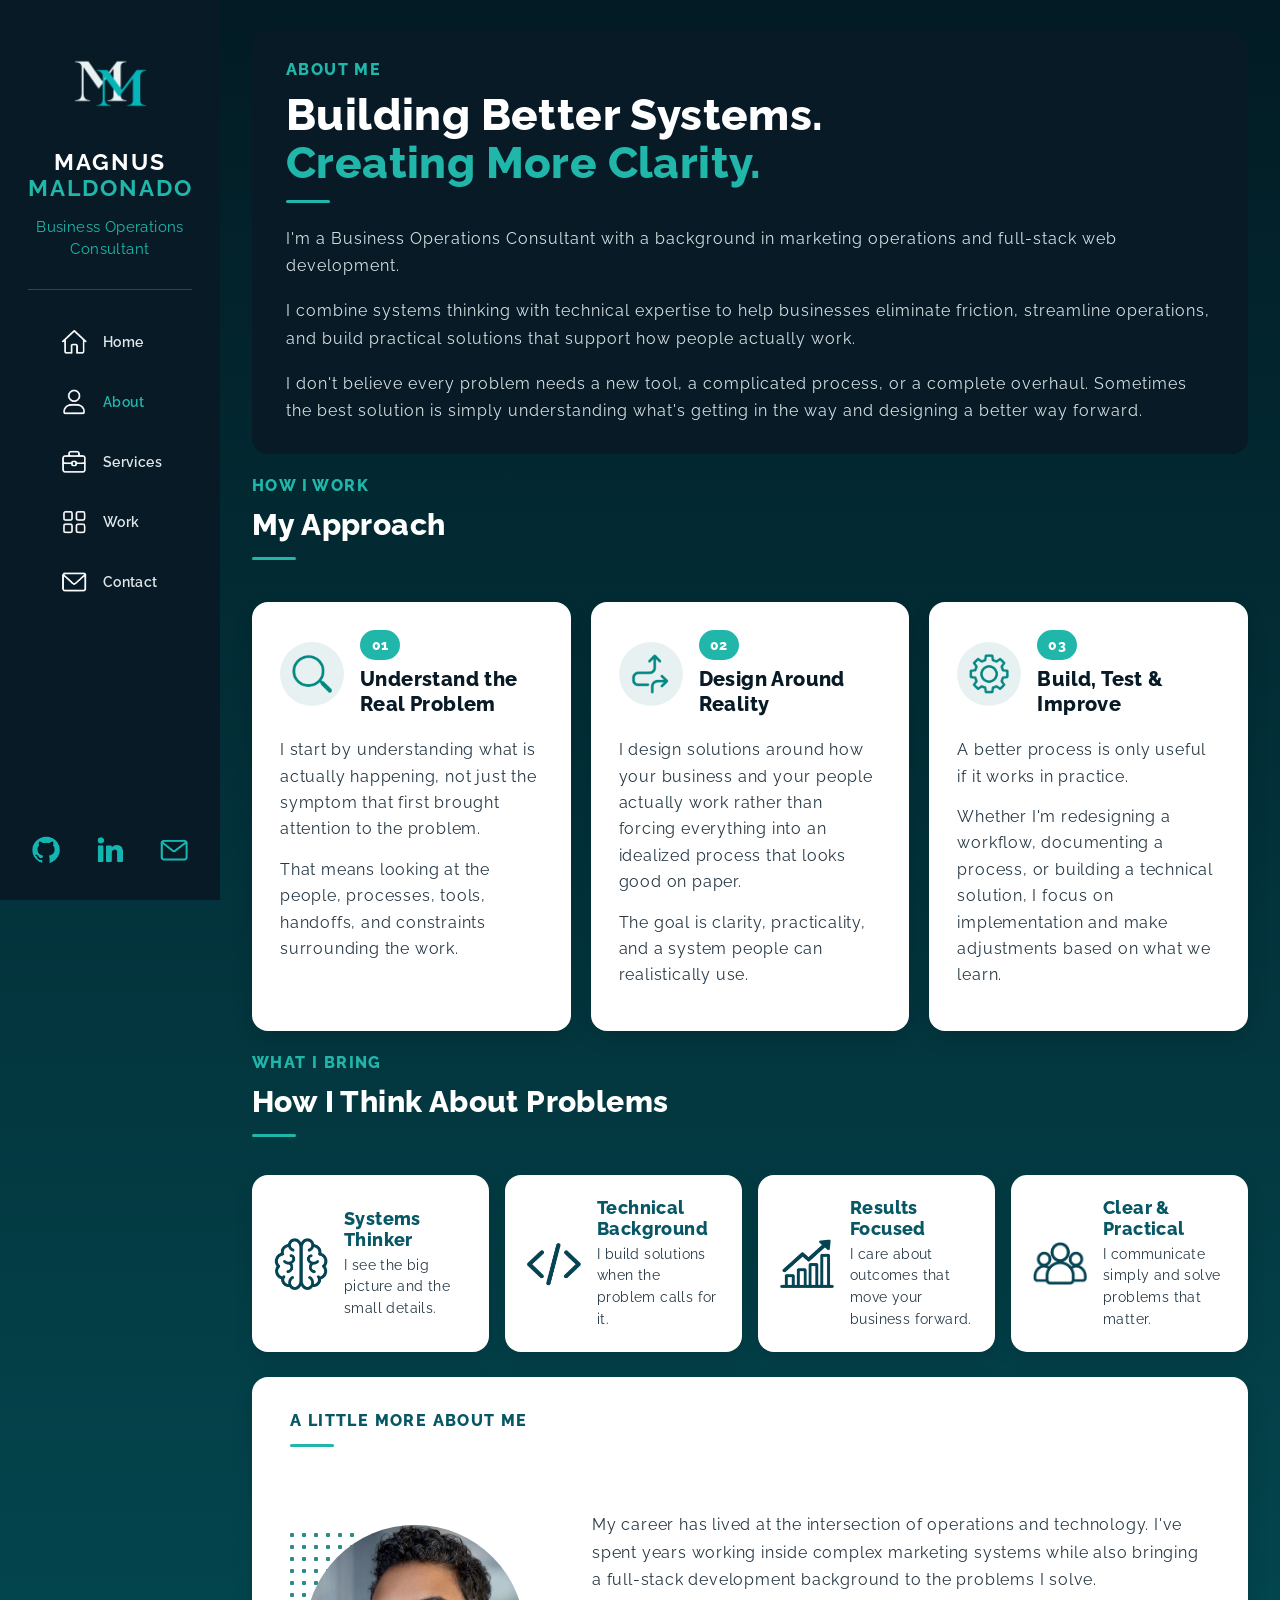
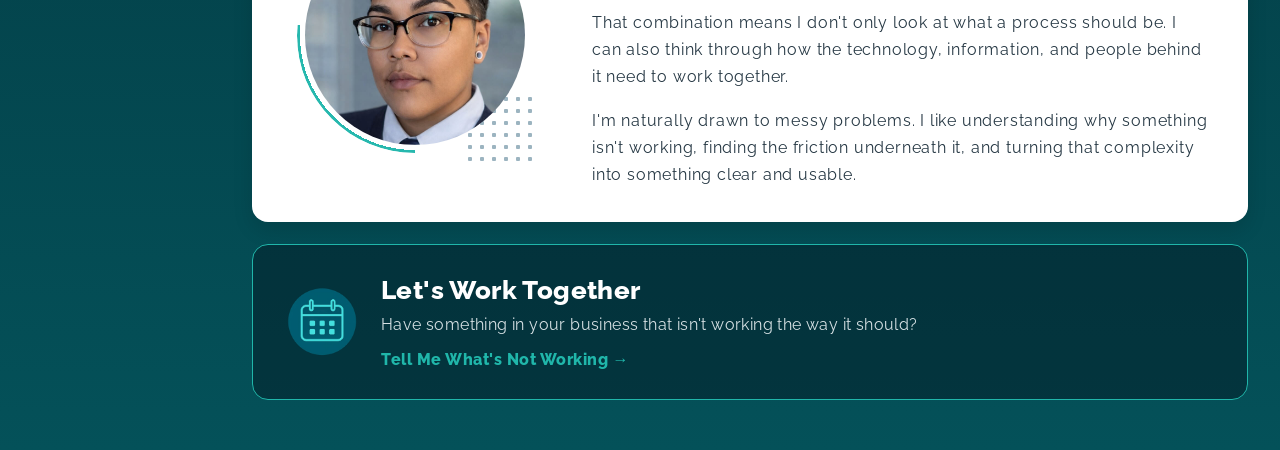
<file: about.html>
<!DOCTYPE html>
<html lang="en">
  <head>
    <meta charset="UTF-8" />

    <meta
      name="description"
      content="Learn more about Magnus Maldonado, a Business Operations Consultant focused on improving processes, systems, workflows, and the way businesses operate."
    />

    <meta name="viewport" content="width=device-width, initial-scale=1.0" />

    <title>About | Magnus Maldonado</title>

    <!-- FAVICON -->
    <link
      rel="icon"
      type="image/svg+xml"
      href="./assets/imgs/favicon/sitemap.svg"
    />

    <!-- SHARED SITE CSS -->
    <link rel="stylesheet" href="./assets/css/stylesheet.css" />

    <!-- ABOUT PAGE CSS -->
    <link rel="stylesheet" href="./assets/css/about.css" />
  </head>
  <body>

    <!-- =========================================================
         MOBILE / TABLET HEADER
         ========================================================= -->

    <div class="mobile-tablet-view">
      <header class="flex">
        <div class="flex brand">
          <img class="logo" src="./assets/imgs/logo.png" alt="Magnus Maldonado logo"/>
          <div class="flex name-container">
            <h2><span style="color: #fff;">Magnus</span> <span style="color: #2B8C83;">Maldonado</span>
            </h2>
            <p>Business Operations Consultant</p>
          </div>
        </div>


        <!-- MOBILE NAV -->

        <nav class="mobile-menu flex mobile-only">
          <ul class="flex">
            <li>
              <a class="menu-link" href="./index.html">Home</a>
            </li>
            <li>
              <a class="menu-link" href="./about.html">About</a>
            </li>
            <li>
              <a class="menu-link" href="./services.html">Services</a>
            </li>
            <li>
              <a class="menu-link" href="./index.html#work">Work</a>
            </li>
            <li>
              <a href="./index.html#contact" class="all-btns menu-link">Contact</a>
            </li>
      </ul>
        </nav>


        <!-- HAMBURGER -->

        <div class="hamburger mobile-only">
          <span class="bar"></span>
          <span class="bar"></span>
          <span class="bar"></span>
        </div>
      </header>
    </div>


    <!-- =========================================================
         DESKTOP SIDEBAR
         ========================================================= -->

    <aside class="desktop-view desktop-sidebar">
      <div class="desktop-brand">
        <img src="./assets/imgs/logo.png" alt="Magnus Maldonado logo" class="desktop-logo"/>
        <h2><span>Magnus</span> <span>Maldonado</span>
        </h2>
        <p>Business Operations Consultant</p>
      </div>
      <div class="sidebar-divider"></div>


      <!-- DESKTOP NAV -->

      <nav class="desktop-nav">
        <a href="./index.html" class="desktop-nav-link">
          <img src="./assets/imgs/icons/icon-home.png" alt="Home Icon" class="desktop-nav-icon"/>
          <span>Home</span>
        </a>
        <a href="./about.html" class="desktop-nav-link active">
          <img src="./assets/imgs/icons/icon-person.png" alt="Person Icon" class="desktop-nav-icon"/>
          <span>About</span>
        </a>
        <a href="./services.html" class="desktop-nav-link">
          <img src="./assets/imgs/icons/icon-bag.png" alt="Bag Icon" class="desktop-nav-icon"/>
          <span>Services</span>
        </a>
        <a href="./index.html#work" class="desktop-nav-link">
          <img src="./assets/imgs/icons/icon-grid.png" alt="Grid Icon" class="desktop-nav-icon"/>
          <span>Work</span>
        </a>
        <a href="./index.html#contact" class="desktop-nav-link">
          <img src="./assets/imgs/icons/icon-envelope-nav.png" alt="Envelope Icon" class="desktop-nav-icon"/>
          <span>Contact</span>
        </a>
      </nav>


      <!-- DESKTOP SOCIALS -->

      <div class="desktop-socials desktop-socials-full">
        <a href="https://github.com/magnusmaldonado" target="_blank" rel="noopener noreferrer" class="desktop-social-link" aria-label="View my GitHub profile">
          <img src="./assets/imgs/icons/icon-github.png" alt="Github Icon" class="desktop-social-icon"/>
        </a>
        <a href="https://www.linkedin.com/in/josie-linda-maldonado/" target="_blank" rel="noopener noreferrer" class="desktop-social-link" aria-label="View my LinkedIn profile">
          <img src="./assets/imgs/icons/icon-linkedin-nav.png" alt="LinkedIn Icon" class="desktop-social-icon"/>
        </a>
        <a href="https://calendly.com/magnusmaldonado-consulting/30min" target="_blank" rel="noopener noreferrer" class="desktop-social-link" aria-label="Schedule a consultation">
          <img src="./assets/imgs/icons/icon-envelope-teal-nav.png" alt="Envelope Icon" class="desktop-social-icon"/>
        </a>
      </div>
    </aside>


    <!-- =========================================================
         PAGE CONTENT
         ========================================================= -->

    <main class="about-page">

  <!-- ABOUT INTRO -->
  <section class="about-page-intro">
    <p class="about-page-eyebrow">About Me</p>
    <h1>Building Better Systems. <span>Creating More Clarity.</span></h1>
    <div class="about-page-line"></div>
    <div class="about-page-intro-copy">
      <p>I'm a Business Operations Consultant with a background in marketing operations and full&#8209;stack web development.</p>
      <p>I combine systems thinking with technical expertise to help businesses eliminate friction, streamline operations, and build practical solutions that support how people actually work.</p>
      <p>I don't believe every problem needs a new tool, a complicated process, or a complete overhaul. Sometimes the best solution is simply understanding what's getting in the way and designing a better way forward.</p>
    </div>
  </section>


  <!-- MY APPROACH -->
  <section class="about-approach">
    <div class="about-section-heading">
      <p class="about-section-eyebrow">How I Work</p>
      <h2>My Approach</h2>
      <div class="about-page-line"></div>
    </div>


    <!-- APPROACH 01 -->
    <article class="approach-card">
        <div class="approach-heading-row">
            <div class="approach-icon">
                <img src="./assets/imgs/icons/icon-operational-assessment.png" alt="Magnifying Glass Icon"/>
            </div>
            <div class="approach-title">
                <span class="approach-number">01</span>
                <h3>Understand the Real Problem</h3>
            </div>
        </div>
        <div class="approach-content">
            <p>I start by understanding what is actually happening, not just the symptom that first brought attention to the problem.</p>
            <p>That means looking at the people, processes, tools, handoffs, and constraints surrounding the work.</p>
      </div>
    </article>


    <!-- APPROACH 02 -->
    <article class="approach-card">
        <div class="approach-heading-row">
            <div class="approach-icon">
                <img src="./assets/imgs/icons/icon-workflow-design.png" alt="Arrows Icon"/>
            </div>
            <div class="approach-title">
                <span class="approach-number">02</span>
                <h3>Design Around Reality</h3>
            </div>
        </div>
        <div class="approach-content">
            <p>I design solutions around how your business and your people actually work rather than forcing everything into an idealized process that looks good on paper.</p>
            <p>The goal is clarity, practicality, and a system people can realistically use.</p>
      </div>
    </article>


    <!-- APPROACH 03 -->
    <article class="approach-card">
        <div class="approach-heading-row">
            <div class="approach-icon">
                <img src="./assets/imgs/icons/icon-systems-automation.png" alt="Gear Icon"/>
            </div>
            <div class="approach-title">
                <span class="approach-number">03</span>
                <h3>Build, Test &amp; Improve</h3>
            </div>
        </div>
        <div class="approach-content">
            <p>A better process is only useful if it works in practice.</p>
            <p>Whether I'm redesigning a workflow, documenting a process, or building a technical solution, I focus on implementation and make adjustments based on what we learn.</p>
      </div>
    </article>
  </section>


  <!-- WHAT I BRING -->
  <section class="about-page-strengths">
    <div class="about-section-heading">
      <p class="about-section-eyebrow">What I Bring</p>
      <h2>How I Think About Problems</h2>
      <div class="about-page-line"></div>
    </div>
    <div class="about-strength-card">
      <img src="./assets/imgs/icons/icon-brain.png" alt="Brain Icon" class="about-strength-icon"/>
      <div>
        <h3>Systems Thinker</h3>
        <p>I see the big picture and the small details.</p>
      </div>
    </div>
    <div class="about-strength-card">
      <img src="./assets/imgs/icons/icon-code.png" alt="Code Brackets Icon" class="about-strength-icon"/>
      <div>
        <h3>Technical Background</h3>
        <p>I build solutions when the problem calls for it.</p>
      </div>
    </div>


    <div class="about-strength-card">
      <img src="./assets/imgs/icons/icon-results.png" alt="Results Graph Icon" class="about-strength-icon"/>
      <div>
        <h3>Results Focused</h3>
        <p>I care about outcomes that move your business forward.</p>
      </div>
    </div>
    <div class="about-strength-card">
      <img src="./assets/imgs/icons/icon-team.png" alt="People Icon" class="about-strength-icon"/>
      <div>
        <h3>Clear &amp; Practical</h3>
        <p>I communicate simply and solve problems that matter.</p>
      </div>
    </div>
  </section>


  <!-- A LITTLE MORE ABOUT ME -->
  <section class="about-personal-card">

    <div class="about-personal-heading">
      <p class="about-section-eyebrow">A Little More About Me</p>
      <div class="about-page-line"></div>
    </div>
    <div class="about-page-portrait">
      <div class="about-page-dot-grid about-page-dot-grid-left"></div>
      <div class="about-page-dot-grid about-page-dot-grid-right"></div>
      <div class="about-page-portrait-arc"></div>
      <img src="./assets/imgs/Magnus_Headshot.jpg" alt="Magnus Maldonado" class="about-page-headshot"/>
    </div>


    <div class="about-personal-copy">
      <p>My career has lived at the intersection of operations and technology. I've spent years working inside complex marketing systems while also bringing a full&#8209;stack development background to the problems I solve.</p>
      <p>That combination means I don't only look at what a process should be. I can also think through how the technology, information, and people behind it need to work together.</p>
      <p>I'm naturally drawn to messy problems. I like understanding why something isn't working, finding the friction underneath it, and turning that complexity into something clear and usable.</p>
    </div>
  </section>


  <!-- CTA -->
  <section class="about-page-cta">
    <img src="./assets/imgs/icons/icon-calendar-about.png" alt="Calendar Icon" class="about-cta-icon"/>
    <div class="about-cta-content">
      <h2>Let's Work Together</h2>
      <p>Have something in your business that isn't working the way it should?</p>
      <a href="https://calendly.com/magnusmaldonado-consulting/30min" target="_blank" class="about-cta-link">Tell Me What's Not Working →</a>
    </div>
  </section>
</main>
    <script src="./assets/js/script.js"></script>
  </body>
</html>
</file>
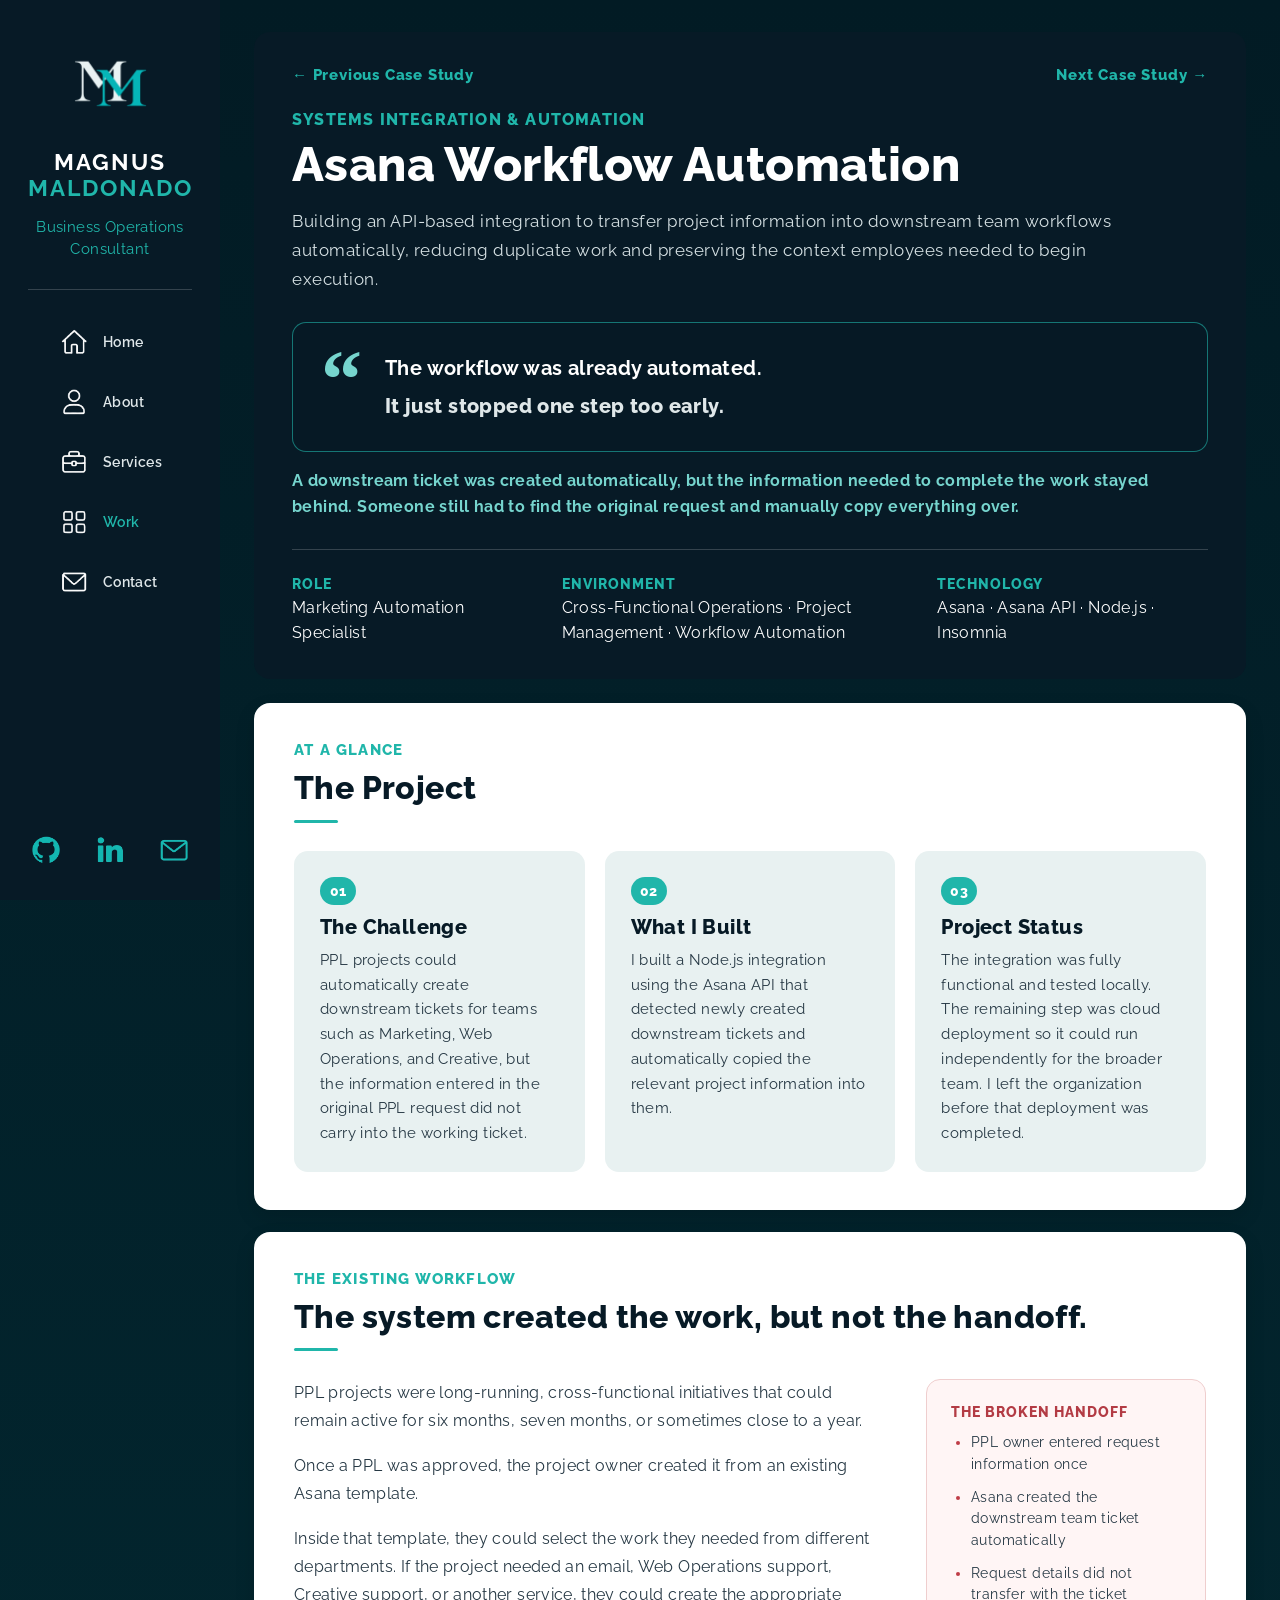
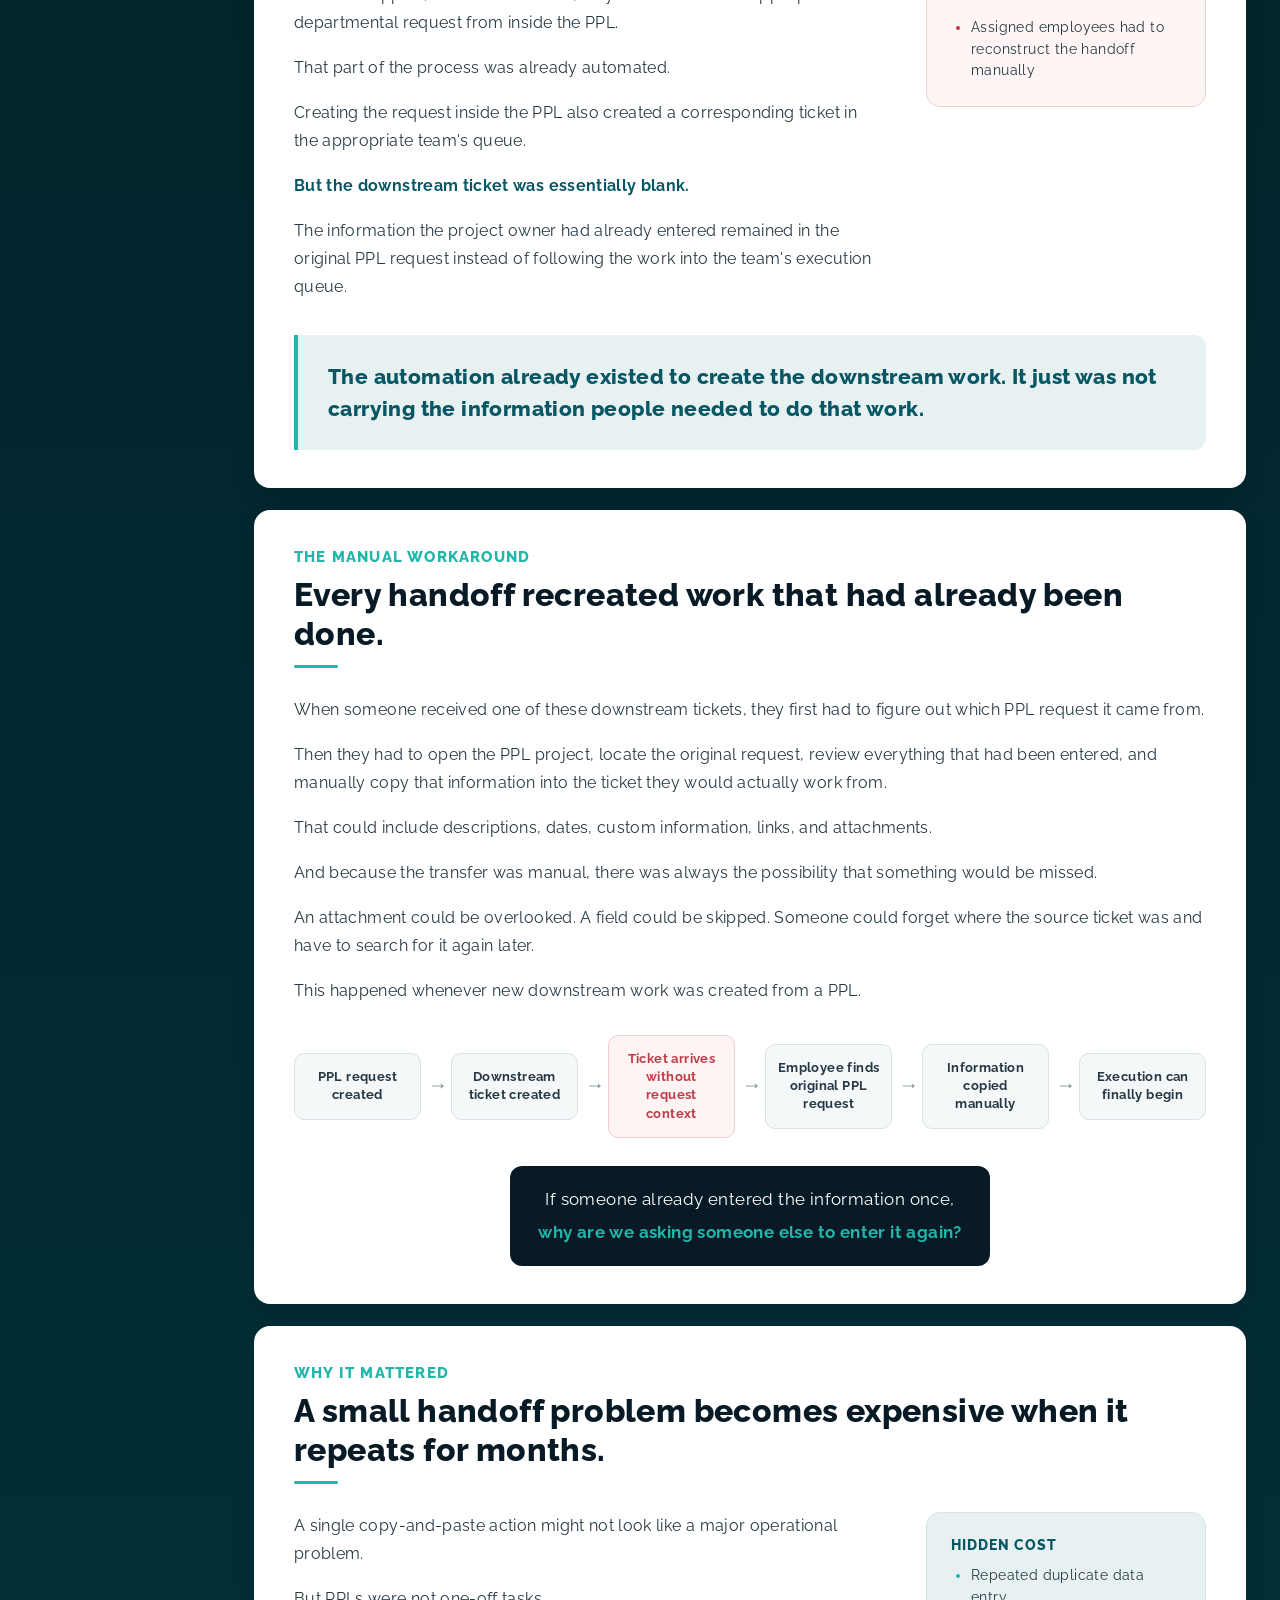
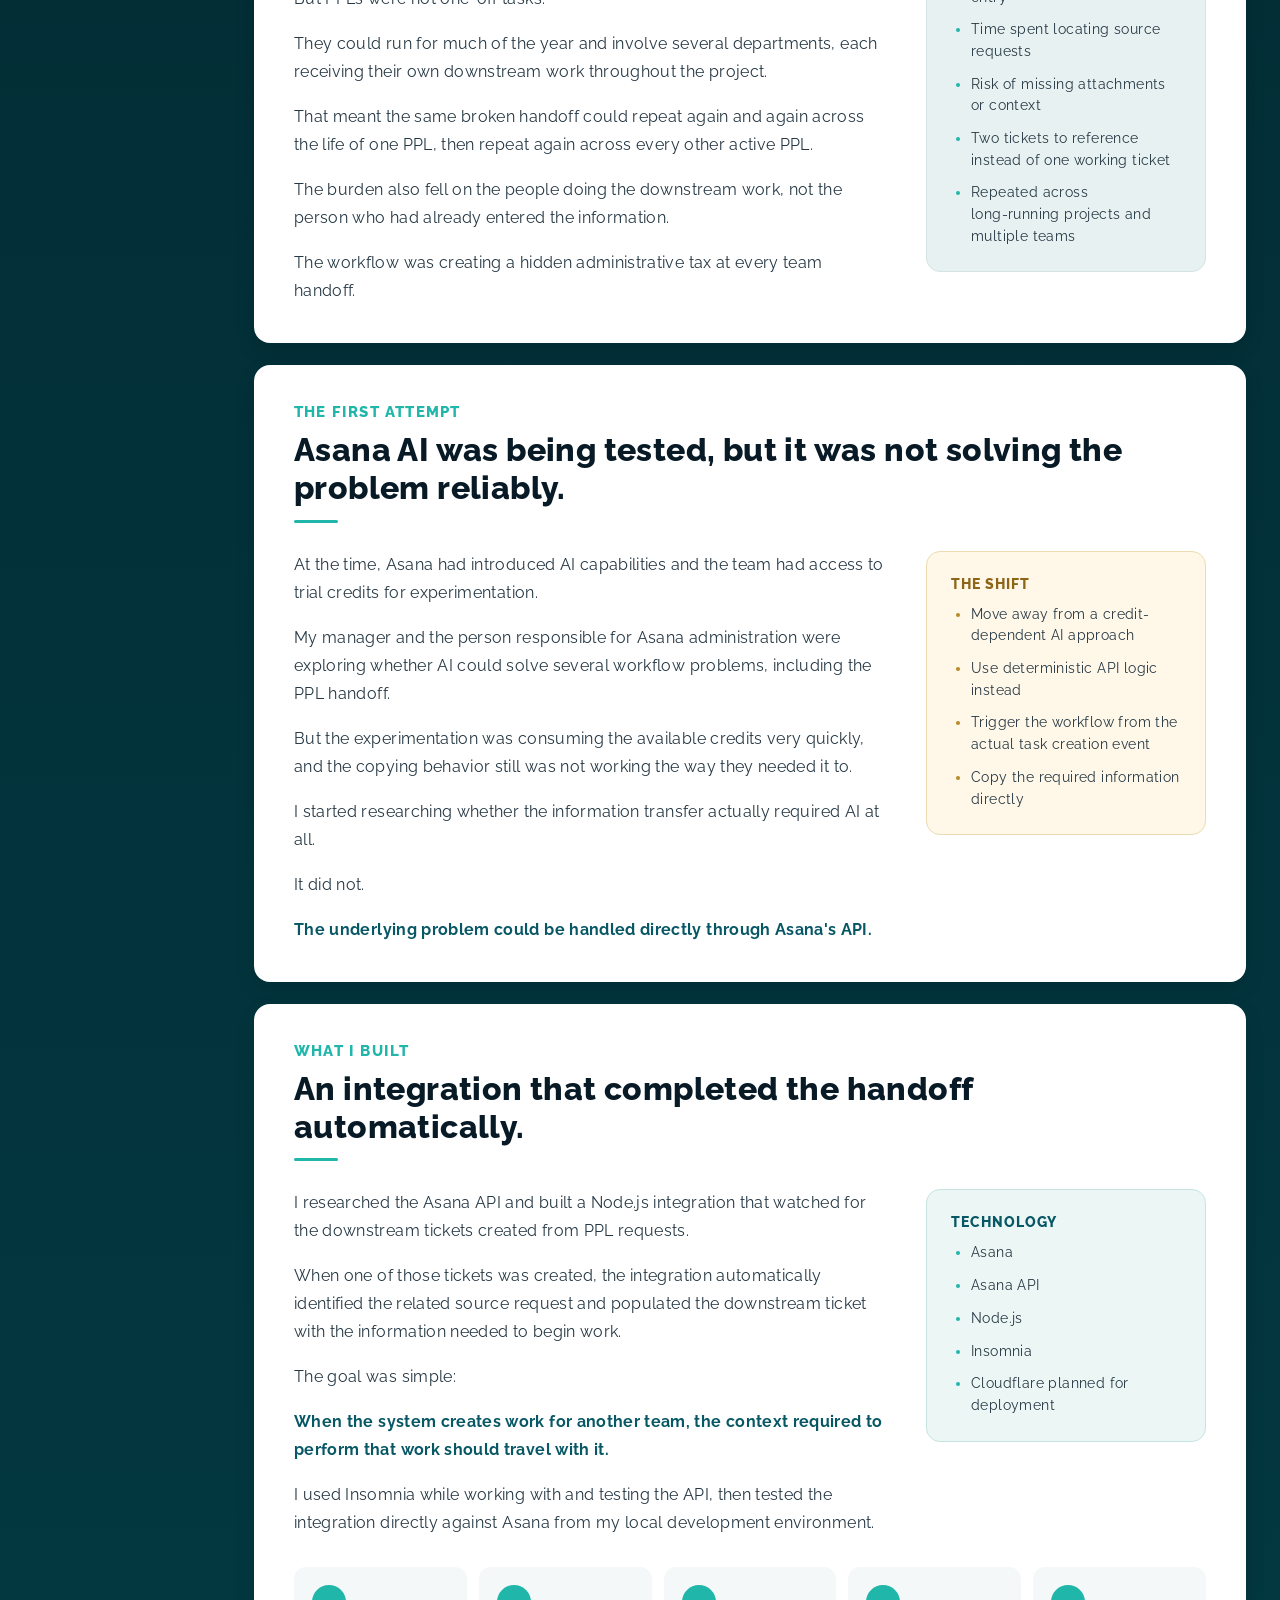
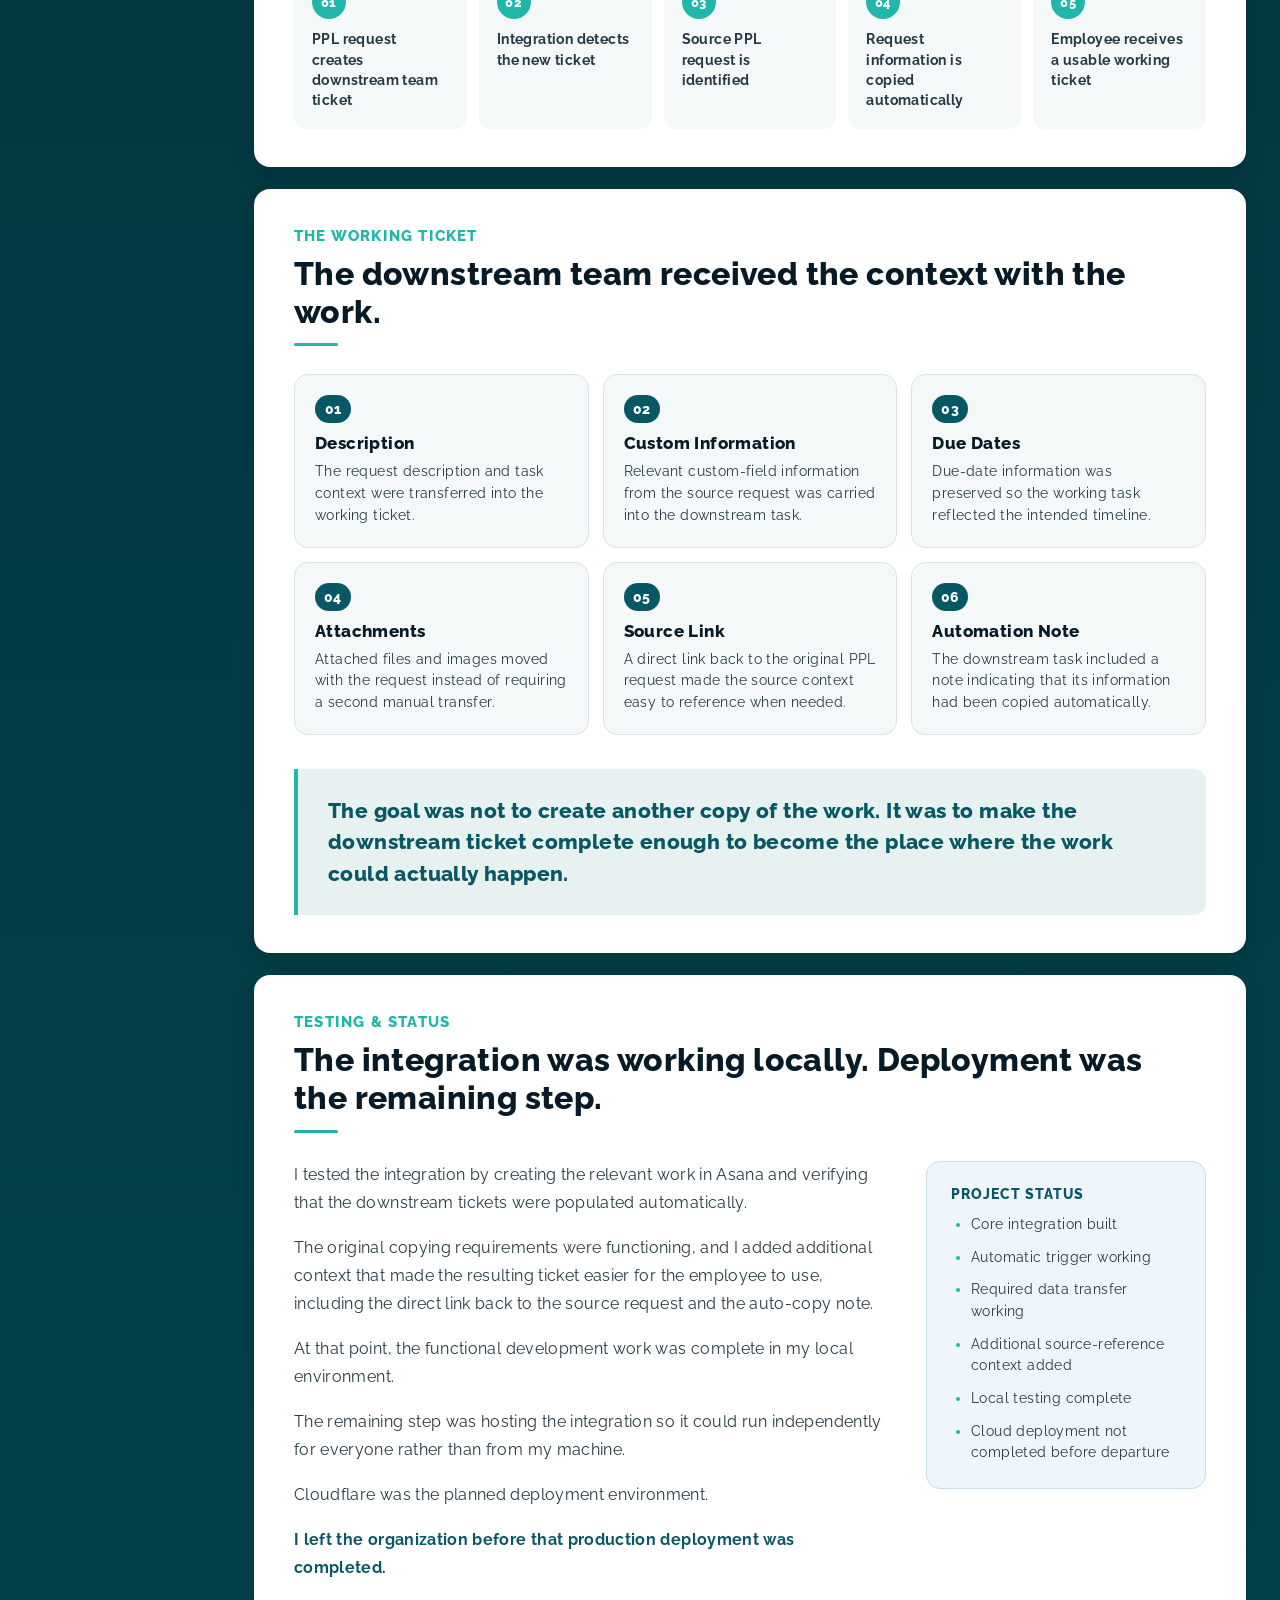
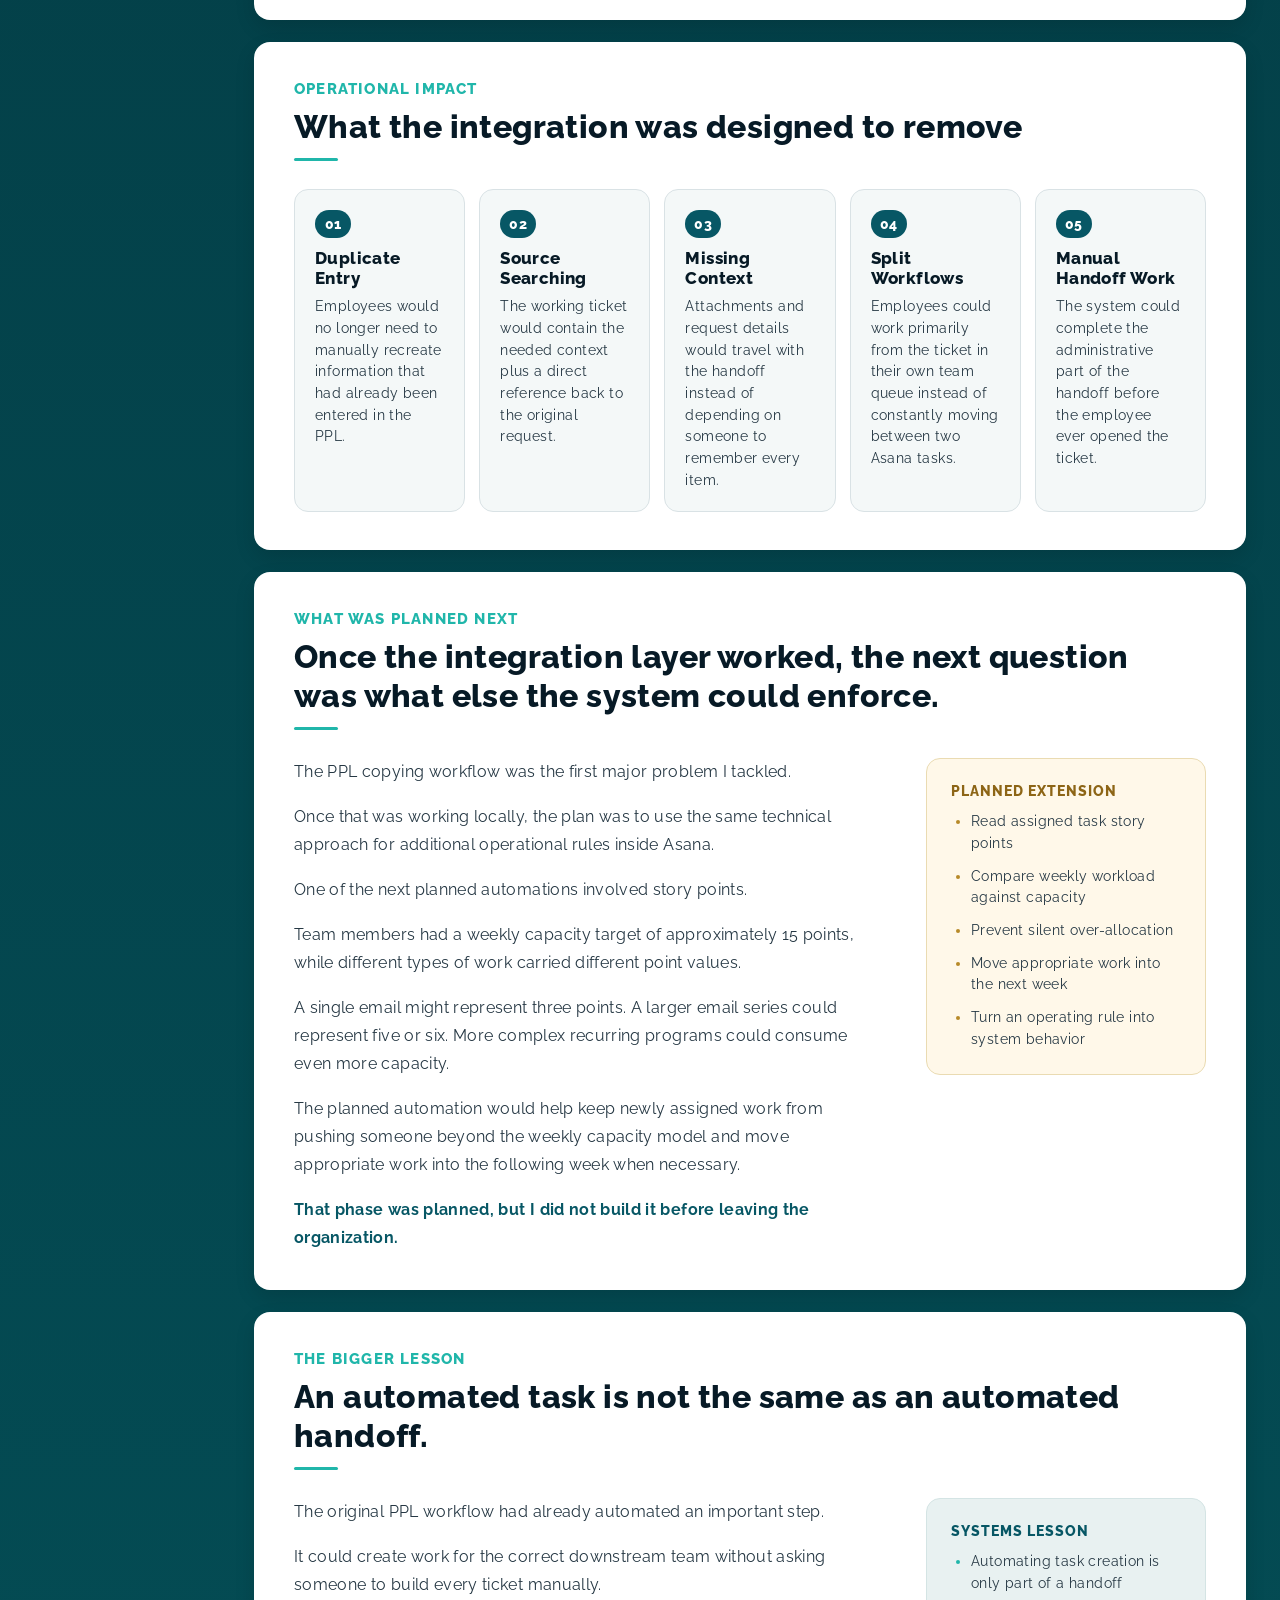
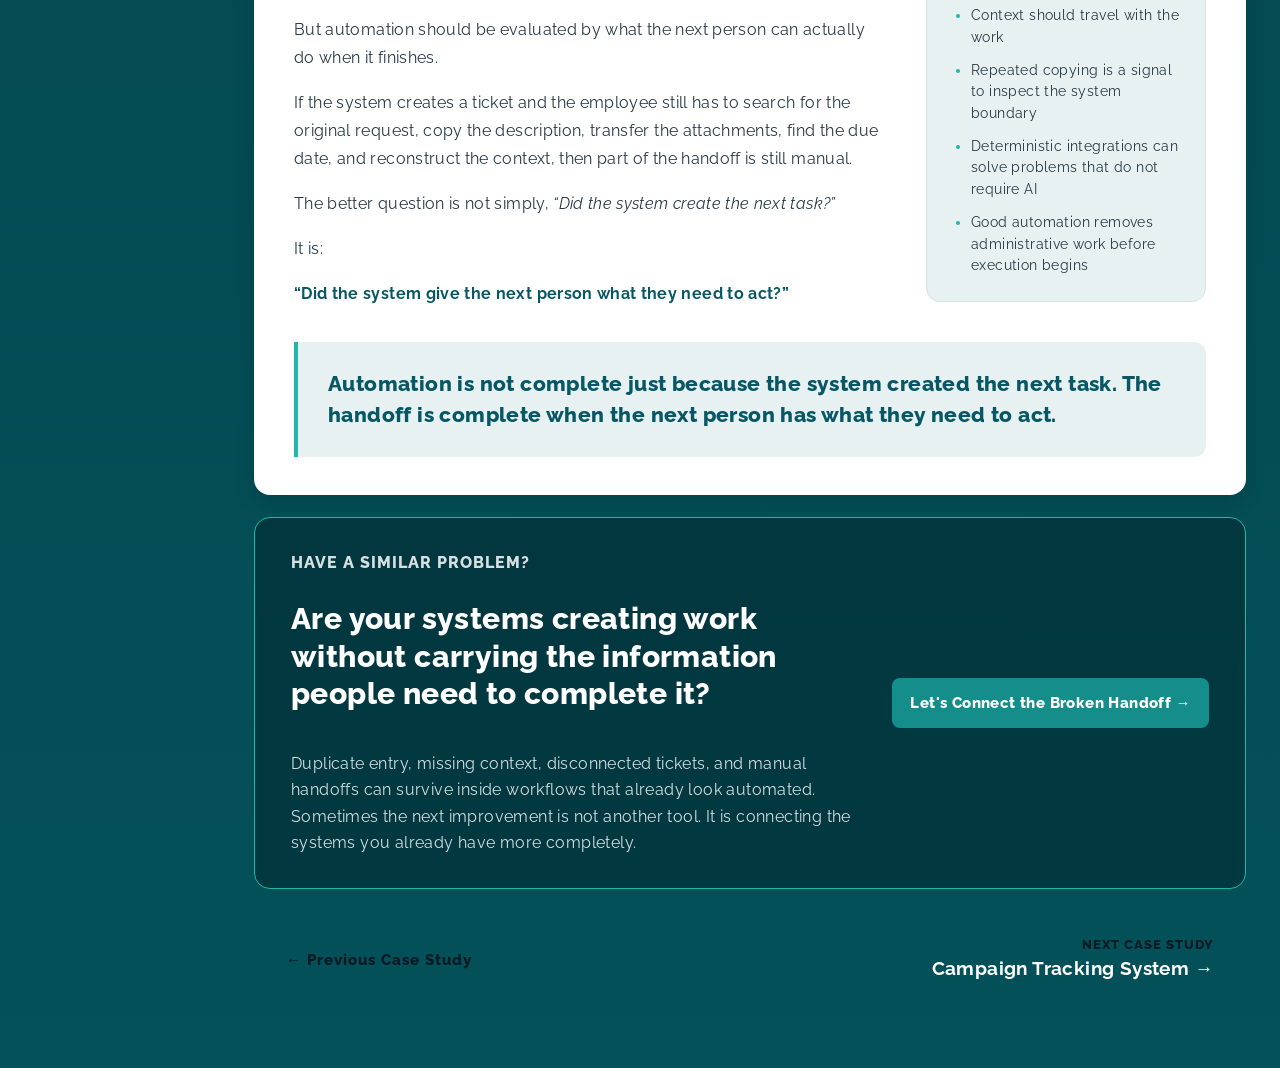
<file: asana.html>
<!DOCTYPE html>
<html lang="en">
  <head>
    <meta charset="UTF-8" />

    <meta
      name="description"
      content="Asana Workflow Automation case study by Magnus Maldonado. An API-based integration designed to transfer project context into downstream team workflows automatically."
    />

    <meta name="viewport" content="width=device-width, initial-scale=1.0" />

    <title>Asana Workflow Automation | Magnus Maldonado</title>

    <!-- FAVICON -->
    <link
      rel="icon"
      type="image/svg+xml"
      href="./assets/imgs/favicon/sitemap.svg"
    />

    <!-- SHARED SITE CSS -->
    <link rel="stylesheet" href="./assets/css/stylesheet.css" />

    <!-- ASANA PAGE CSS -->
    <link rel="stylesheet" href="./assets/css/asana.css" />
  </head>
  <body>

    <!-- =========================================================
         MOBILE / TABLET HEADER
         ========================================================= -->

    <div class="mobile-tablet-view">
      <header class="flex">
        <div class="flex brand">
          <img class="logo" src="./assets/imgs/logo.png" alt="Magnus Maldonado logo"/>
          <div class="flex name-container">
            <h2><span style="color: #fff;">Magnus</span> <span style="color: #2B8C83;">Maldonado</span>
            </h2>
            <p>Business Operations Consultant</p>
          </div>
        </div>


        <!-- MOBILE NAV -->

        <nav class="mobile-menu flex mobile-only">
          <ul class="flex">
            <li>
              <a class="menu-link" href="./index.html">Home</a>
            </li>
            <li>
              <a class="menu-link" href="./about.html">About</a>
            </li>
            <li>
              <a class="menu-link" href="./services.html">Services</a>
            </li>
            <li>
              <a class="menu-link" href="./index.html#work">Work</a>
            </li>
            <li>
              <a href="./index.html#contact" class="all-btns menu-link">Contact</a>
            </li>
      </ul>
        </nav>


        <!-- HAMBURGER -->

        <div class="hamburger mobile-only">
          <span class="bar"></span>
          <span class="bar"></span>
          <span class="bar"></span>
        </div>
      </header>
    </div>


    <!-- =========================================================
         DESKTOP SIDEBAR
         ========================================================= -->

    <aside class="desktop-view desktop-sidebar">
      <div class="desktop-brand">
        <img src="./assets/imgs/logo.png" alt="Magnus Maldonado logo" class="desktop-logo"/>
        <h2><span>Magnus</span> <span>Maldonado</span>
        </h2>
        <p>Business Operations Consultant</p>
      </div>
      <div class="sidebar-divider"></div>


      <!-- DESKTOP NAV -->

      <nav class="desktop-nav">
        <a href="./index.html" class="desktop-nav-link">
          <img src="./assets/imgs/icons/icon-home.png" alt="Home Icon" class="desktop-nav-icon"/>
          <span>Home</span>
        </a>
        <a href="./about.html" class="desktop-nav-link">
          <img src="./assets/imgs/icons/icon-person.png" alt="Person Icon" class="desktop-nav-icon"/>
          <span>About</span>
        </a>
        <a href="./services.html" class="desktop-nav-link">
          <img src="./assets/imgs/icons/icon-bag.png" alt="Bag Icon" class="desktop-nav-icon"/>
          <span>Services</span>
        </a>
        <a href="./index.html" class="desktop-nav-link active">
          <img src="./assets/imgs/icons/icon-grid.png" alt="Grid Icon" class="desktop-nav-icon"/>
          <span>Work</span>
        </a>
        <a href="./index.html#contact" class="desktop-nav-link">
          <img src="./assets/imgs/icons/icon-envelope-nav.png" alt="Envelope Icon" class="desktop-nav-icon"/>
          <span>Contact</span>
        </a>
      </nav>


      <!-- DESKTOP SOCIALS -->

      <div class="desktop-socials desktop-socials-full">
        <a href="https://github.com/magnusmaldonado" target="_blank" rel="noopener noreferrer" class="desktop-social-link" aria-label="View my GitHub profile">
          <img src="./assets/imgs/icons/icon-github.png" alt="Github Icon" class="desktop-social-icon"/>
        </a>
        <a href="https://www.linkedin.com/in/josie-linda-maldonado/" target="_blank" rel="noopener noreferrer" class="desktop-social-link" aria-label="View my LinkedIn profile">
          <img src="./assets/imgs/icons/icon-linkedin-nav.png" alt="LinkedIn Icon" class="desktop-social-icon"/>
        </a>
        <a href="https://calendly.com/magnusmaldonado-consulting/30min" target="_blank" rel="noopener noreferrer" class="desktop-social-link" aria-label="Schedule a consultation">
          <img src="./assets/imgs/icons/icon-envelope-teal-nav.png" alt="Envelope Icon" class="desktop-social-icon"/>
        </a>
      </div>
    </aside>
    <main class="case-page">
      <section class="case-hero asana-hero">
        <div class="case-nav-top">
            <a href="email.html" class="case-back-link">← Previous Case Study</a>
            <a href="tracking.html" class="case-next-link">Next Case Study →</a>
          </div>
        <p class="case-eyebrow">Systems Integration &amp; Automation</p>
        <h1>Asana Workflow Automation</h1>
        <p class="case-hero-description">Building an API&#8209;based integration to transfer project information into downstream team workflows automatically, reducing duplicate work and preserving the context employees needed to begin execution.</p>

        <blockquote class="hero-hook">
          <p>The workflow was already automated.</p>
          <strong>It just stopped one step too early.</strong>
        </blockquote>

        <p class="hero-hook-followup">A downstream ticket was created automatically, but the information needed to complete the work stayed behind. Someone still had to find the original request and manually copy everything over.</p>

        <div class="case-hero-meta">
          <div class="case-meta-item">
            <p class="case-meta-label">Role</p>
            <p class="case-meta-value">Marketing Automation Specialist</p>
          </div>
          <div class="case-meta-item">
            <p class="case-meta-label">Environment</p>
            <p class="case-meta-value">Cross&#8209;Functional Operations · Project Management · Workflow Automation</p>
          </div>
          <div class="case-meta-item">
            <p class="case-meta-label">Technology</p>
            <p class="case-meta-value">Asana · Asana API · Node.js · Insomnia</p>
          </div>
        </div>
      </section>

      <section class="case-section case-overview">
        <div class="case-section-heading">
          <p class="case-section-eyebrow">At a Glance</p>
          <h2>The Project</h2>
          <div class="case-title-line"></div>
        </div>
        <div class="case-overview-grid">
          <article class="case-overview-card">
            <span class="case-overview-number">01</span>
            <h3>The Challenge</h3>
            <p>PPL projects could automatically create downstream tickets for teams such as Marketing, Web Operations, and Creative, but the information entered in the original PPL request did not carry into the working ticket.</p>
          </article>
          <article class="case-overview-card">
            <span class="case-overview-number">02</span>
            <h3>What I Built</h3>
            <p>I built a Node.js integration using the Asana API that detected newly created downstream tickets and automatically copied the relevant project information into them.</p>
          </article>
          <article class="case-overview-card">
            <span class="case-overview-number">03</span>
            <h3>Project Status</h3>
            <p>The integration was fully functional and tested locally. The remaining step was cloud deployment so it could run independently for the broader team. I left the organization before that deployment was completed.</p>
          </article>
        </div>
      </section>

      <section class="case-section scan-section">
        <div class="case-section-heading">
          <p class="case-section-eyebrow">The Existing Workflow</p>
          <h2>The system created the work, but not the handoff.</h2>
          <div class="case-title-line"></div>
        </div>
        <div class="scan-layout">
          <div class="case-story">
            <p>PPL projects were long&#8209;running, cross&#8209;functional initiatives that could remain active for six months, seven months, or sometimes close to a year.</p>
            <p>Once a PPL was approved, the project owner created it from an existing Asana template.</p>
            <p>Inside that template, they could select the work they needed from different departments. If the project needed an email, Web Operations support, Creative support, or another service, they could create the appropriate departmental request from inside the PPL.</p>
            <p>That part of the process was already automated.</p>
            <p>Creating the request inside the PPL also created a corresponding ticket in the appropriate team's queue.</p>
            <p><strong>But the downstream ticket was essentially blank.</strong></p>
            <p>The information the project owner had already entered remained in the original PPL request instead of following the work into the team's execution queue.</p>
          </div>
          <aside class="quick-scan-card quick-scan-problem">
            <p class="quick-scan-label">The Broken Handoff</p>
            <ul>
              <li>PPL owner entered request information once</li>
              <li>Asana created the downstream team ticket automatically</li>
              <li>Request details did not transfer with the ticket</li>
              <li>Assigned employees had to reconstruct the handoff manually</li>
            </ul>
          </aside>
        </div>
        <blockquote class="case-quote">The automation already existed to create the downstream work. It just was not carrying the information people needed to do that work.</blockquote>
      </section>

      <section class="case-section">
        <div class="case-section-heading">
          <p class="case-section-eyebrow">The Manual Workaround</p>
          <h2>Every handoff recreated work that had already been done.</h2>
          <div class="case-title-line"></div>
        </div>
        <div class="case-story">
          <p>When someone received one of these downstream tickets, they first had to figure out which PPL request it came from.</p>
          <p>Then they had to open the PPL project, locate the original request, review everything that had been entered, and manually copy that information into the ticket they would actually work from.</p>
          <p>That could include descriptions, dates, custom information, links, and attachments.</p>
          <p>And because the transfer was manual, there was always the possibility that something would be missed.</p>
          <p>An attachment could be overlooked. A field could be skipped. Someone could forget where the source ticket was and have to search for it again later.</p>
          <p>This happened whenever new downstream work was created from a PPL.</p>
        </div>
        <div class="handoff-flow">
          <div class="handoff-step">PPL request created</div><span>↓</span>
          <div class="handoff-step">Downstream ticket created</div><span>↓</span>
          <div class="handoff-step handoff-problem">Ticket arrives without request context</div><span>↓</span>
          <div class="handoff-step">Employee finds original PPL request</div><span>↓</span>
          <div class="handoff-step">Information copied manually</div><span>↓</span>
          <div class="handoff-step">Execution can finally begin</div>
        </div>
        <div class="case-emphasis"><p>If someone already entered the information once, <strong>why are we asking someone else to enter it again?</strong></p></div>
      </section>

      <section class="case-section scan-section">
        <div class="case-section-heading">
          <p class="case-section-eyebrow">Why It Mattered</p>
          <h2>A small handoff problem becomes expensive when it repeats for months.</h2>
          <div class="case-title-line"></div>
        </div>
        <div class="scan-layout">
          <div class="case-story">
            <p>A single copy-and-paste action might not look like a major operational problem.</p>
            <p>But PPLs were not one-off tasks.</p>
            <p>They could run for much of the year and involve several departments, each receiving their own downstream work throughout the project.</p>
            <p>That meant the same broken handoff could repeat again and again across the life of one PPL, then repeat again across every other active PPL.</p>
            <p>The burden also fell on the people doing the downstream work, not the person who had already entered the information.</p>
            <p>The workflow was creating a hidden administrative tax at every team handoff.</p>
          </div>
          <aside class="quick-scan-card">
            <p class="quick-scan-label">Hidden Cost</p>
            <ul>
              <li>Repeated duplicate data entry</li>
              <li>Time spent locating source requests</li>
              <li>Risk of missing attachments or context</li>
              <li>Two tickets to reference instead of one working ticket</li>
              <li>Repeated across long&#8209;running projects and multiple teams</li>
            </ul>
          </aside>
        </div>
      </section>

      <section class="case-section scan-section">
        <div class="case-section-heading">
          <p class="case-section-eyebrow">The First Attempt</p>
          <h2>Asana AI was being tested, but it was not solving the problem reliably.</h2>
          <div class="case-title-line"></div>
        </div>
        <div class="scan-layout">
          <div class="case-story">
            <p>At the time, Asana had introduced AI capabilities and the team had access to trial credits for experimentation.</p>
            <p>My manager and the person responsible for Asana administration were exploring whether AI could solve several workflow problems, including the PPL handoff.</p>
            <p>But the experimentation was consuming the available credits very quickly, and the copying behavior still was not working the way they needed it to.</p>
            <p>I started researching whether the information transfer actually required AI at all.</p>
            <p>It did not.</p>
            <p><strong>The underlying problem could be handled directly through Asana's API.</strong></p>
          </div>
          <aside class="quick-scan-card quick-scan-future">
            <p class="quick-scan-label">The Shift</p>
            <ul>
              <li>Move away from a credit-dependent AI approach</li>
              <li>Use deterministic API logic instead</li>
              <li>Trigger the workflow from the actual task creation event</li>
              <li>Copy the required information directly</li>
            </ul>
          </aside>
        </div>
      </section>

      <section class="case-section scan-section">
        <div class="case-section-heading">
          <p class="case-section-eyebrow">What I Built</p>
          <h2>An integration that completed the handoff automatically.</h2>
          <div class="case-title-line"></div>
        </div>
        <div class="scan-layout">
          <div class="case-story">
            <p>I researched the Asana API and built a Node.js integration that watched for the downstream tickets created from PPL requests.</p>
            <p>When one of those tickets was created, the integration automatically identified the related source request and populated the downstream ticket with the information needed to begin work.</p>
            <p>The goal was simple:</p>
            <p><strong>When the system creates work for another team, the context required to perform that work should travel with it.</strong></p>
            <p>I used Insomnia while working with and testing the API, then tested the integration directly against Asana from my local development environment.</p>
          </div>
          <aside class="quick-scan-card quick-scan-solution">
            <p class="quick-scan-label">Technology</p>
            <ul>
              <li>Asana</li><li>Asana API</li><li>Node.js</li><li>Insomnia</li><li>Cloudflare planned for deployment</li>
            </ul>
          </aside>
        </div>
        <div class="automation-flow">
          <div class="automation-step"><span>01</span><p>PPL request creates downstream team ticket</p></div>
          <div class="automation-step"><span>02</span><p>Integration detects the new ticket</p></div>
          <div class="automation-step"><span>03</span><p>Source PPL request is identified</p></div>
          <div class="automation-step"><span>04</span><p>Request information is copied automatically</p></div>
          <div class="automation-step"><span>05</span><p>Employee receives a usable working ticket</p></div>
        </div>
      </section>

      <section class="case-section">
        <div class="case-section-heading">
          <p class="case-section-eyebrow">The Working Ticket</p>
          <h2>The downstream team received the context with the work.</h2>
          <div class="case-title-line"></div>
        </div>
        <div class="transfer-grid">
          <article class="transfer-card"><span class="transfer-number">01</span><h3>Description</h3><p>The request description and task context were transferred into the working ticket.</p></article>
          <article class="transfer-card"><span class="transfer-number">02</span><h3>Custom Information</h3><p>Relevant custom-field information from the source request was carried into the downstream task.</p></article>
          <article class="transfer-card"><span class="transfer-number">03</span><h3>Due Dates</h3><p>Due-date information was preserved so the working task reflected the intended timeline.</p></article>
          <article class="transfer-card"><span class="transfer-number">04</span><h3>Attachments</h3><p>Attached files and images moved with the request instead of requiring a second manual transfer.</p></article>
          <article class="transfer-card"><span class="transfer-number">05</span><h3>Source Link</h3><p>A direct link back to the original PPL request made the source context easy to reference when needed.</p></article>
          <article class="transfer-card"><span class="transfer-number">06</span><h3>Automation Note</h3><p>The downstream task included a note indicating that its information had been copied automatically.</p></article>
        </div>
        <blockquote class="case-quote">The goal was not to create another copy of the work. It was to make the downstream ticket complete enough to become the place where the work could actually happen.</blockquote>
      </section>

      <section class="case-section scan-section">
        <div class="case-section-heading">
          <p class="case-section-eyebrow">Testing &amp; Status</p>
          <h2>The integration was working locally. Deployment was the remaining step.</h2>
          <div class="case-title-line"></div>
        </div>
        <div class="scan-layout">
          <div class="case-story">
            <p>I tested the integration by creating the relevant work in Asana and verifying that the downstream tickets were populated automatically.</p>
            <p>The original copying requirements were functioning, and I added additional context that made the resulting ticket easier for the employee to use, including the direct link back to the source request and the auto-copy note.</p>
            <p>At that point, the functional development work was complete in my local environment.</p>
            <p>The remaining step was hosting the integration so it could run independently for everyone rather than from my machine.</p>
            <p>Cloudflare was the planned deployment environment.</p>
            <p><strong>I left the organization before that production deployment was completed.</strong></p>
          </div>
          <aside class="quick-scan-card quick-scan-status">
            <p class="quick-scan-label">Project Status</p>
            <ul>
              <li>Core integration built</li><li>Automatic trigger working</li><li>Required data transfer working</li><li>Additional source-reference context added</li><li>Local testing complete</li><li>Cloud deployment not completed before departure</li>
            </ul>
          </aside>
        </div>
      </section>

      <section class="case-section">
        <div class="case-section-heading">
          <p class="case-section-eyebrow">Operational Impact</p>
          <h2>What the integration was designed to remove</h2>
          <div class="case-title-line"></div>
        </div>
        <div class="results-grid">
          <article class="result-card"><span class="result-number">01</span><h3>Duplicate Entry</h3><p>Employees would no longer need to manually recreate information that had already been entered in the PPL.</p></article>
          <article class="result-card"><span class="result-number">02</span><h3>Source Searching</h3><p>The working ticket would contain the needed context plus a direct reference back to the original request.</p></article>
          <article class="result-card"><span class="result-number">03</span><h3>Missing Context</h3><p>Attachments and request details would travel with the handoff instead of depending on someone to remember every item.</p></article>
          <article class="result-card"><span class="result-number">04</span><h3>Split Workflows</h3><p>Employees could work primarily from the ticket in their own team queue instead of constantly moving between two Asana tasks.</p></article>
          <article class="result-card"><span class="result-number">05</span><h3>Manual Handoff Work</h3><p>The system could complete the administrative part of the handoff before the employee ever opened the ticket.</p></article>
        </div>
      </section>

      <section class="case-section scan-section">
        <div class="case-section-heading">
          <p class="case-section-eyebrow">What Was Planned Next</p>
          <h2>Once the integration layer worked, the next question was what else the system could enforce.</h2>
          <div class="case-title-line"></div>
        </div>
        <div class="scan-layout">
          <div class="case-story">
            <p>The PPL copying workflow was the first major problem I tackled.</p>
            <p>Once that was working locally, the plan was to use the same technical approach for additional operational rules inside Asana.</p>
            <p>One of the next planned automations involved story points.</p>
            <p>Team members had a weekly capacity target of approximately 15 points, while different types of work carried different point values.</p>
            <p>A single email might represent three points. A larger email series could represent five or six. More complex recurring programs could consume even more capacity.</p>
            <p>The planned automation would help keep newly assigned work from pushing someone beyond the weekly capacity model and move appropriate work into the following week when necessary.</p>
            <p><strong>That phase was planned, but I did not build it before leaving the organization.</strong></p>
          </div>
          <aside class="quick-scan-card quick-scan-future">
            <p class="quick-scan-label">Planned Extension</p>
            <ul><li>Read assigned task story points</li><li>Compare weekly workload against capacity</li><li>Prevent silent over-allocation</li><li>Move appropriate work into the next week</li><li>Turn an operating rule into system behavior</li></ul>
          </aside>
        </div>
      </section>

      <section class="case-section lesson-section scan-section">
        <div class="case-section-heading">
          <p class="case-section-eyebrow">The Bigger Lesson</p>
          <h2>An automated task is not the same as an automated handoff.</h2>
          <div class="case-title-line"></div>
        </div>
        <div class="scan-layout">
          <div class="case-story">
            <p>The original PPL workflow had already automated an important step.</p>
            <p>It could create work for the correct downstream team without asking someone to build every ticket manually.</p>
            <p>But automation should be evaluated by what the next person can actually do when it finishes.</p>
            <p>If the system creates a ticket and the employee still has to search for the original request, copy the description, transfer the attachments, find the due date, and reconstruct the context, then part of the handoff is still manual.</p>
            <p>The better question is not simply, <em>“Did the system create the next task?”</em></p>
            <p>It is:</p>
            <p><strong>“Did the system give the next person what they need to act?”</strong></p>
          </div>
          <aside class="quick-scan-card">
            <p class="quick-scan-label">Systems Lesson</p>
            <ul><li>Automating task creation is only part of a handoff</li><li>Context should travel with the work</li><li>Repeated copying is a signal to inspect the system boundary</li><li>Deterministic integrations can solve problems that do not require AI</li><li>Good automation removes administrative work before execution begins</li></ul>
          </aside>
        </div>
        <blockquote class="case-quote">Automation is not complete just because the system created the next task. The handoff is complete when the next person has what they need to act.</blockquote>
      </section>

      <section class="case-cta">
        <p class="case-cta-eyebrow">Have a similar problem?</p>
        <h2>Are your systems creating work without carrying the information people need to complete it?</h2>
        <p>Duplicate entry, missing context, disconnected tickets, and manual handoffs can survive inside workflows that already look automated. Sometimes the next improvement is not another tool. It is connecting the systems you already have more completely.</p>
        <a href="https://calendly.com/magnusmaldonado-consulting/30min" target="_blank" class="case-cta-btn">Let's Connect the Broken Handoff →</a>
      </section>
    <div class="case-nav-bottom">
            <a href="email.html" class="case-nav-secondary">← Previous Case Study</a>
            <a href="tracking.html" class="case-nav-next"><span>Next Case Study</span> <strong>Campaign Tracking System →</strong></a>
          </div>
        </main>
    <a href="#" class="back-to-top" aria-label="Back to top">↑</a>
    <script src="./assets/js/script.js"></script>
  </body>
</html>
</file>
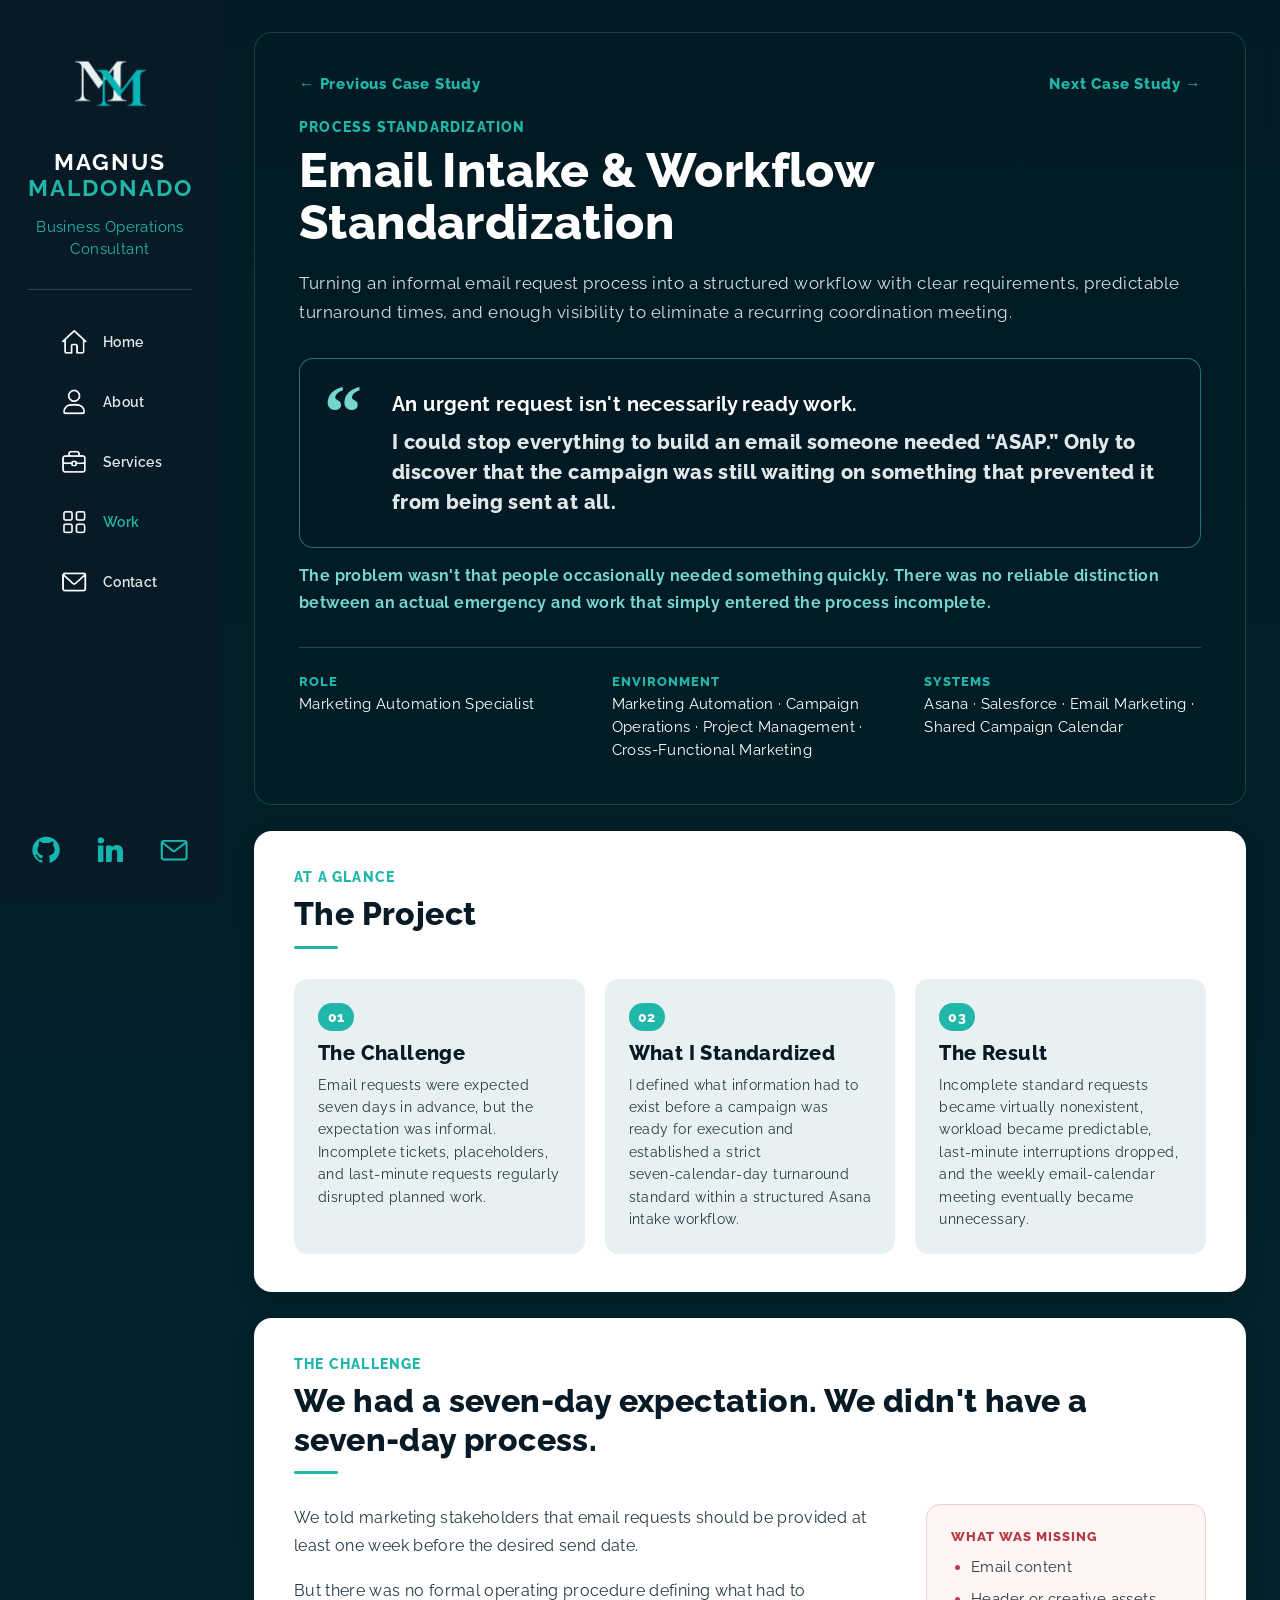
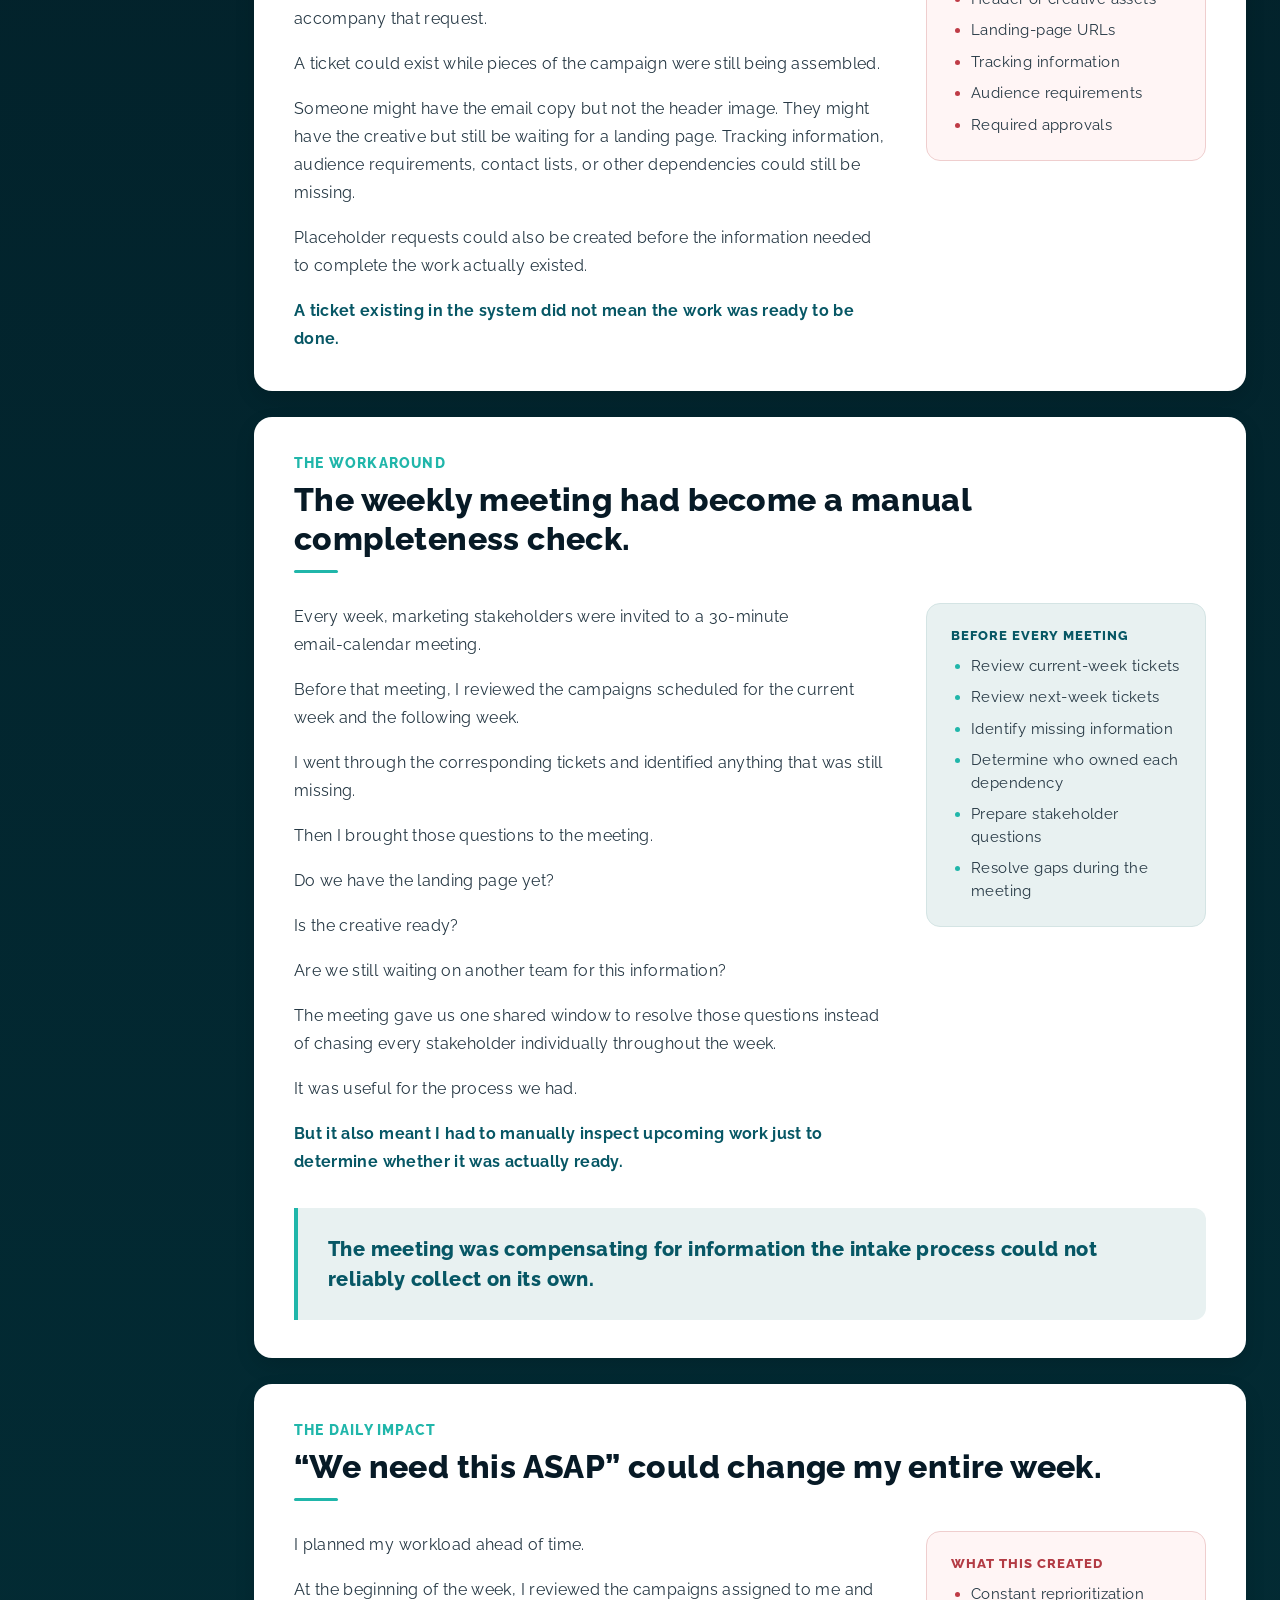
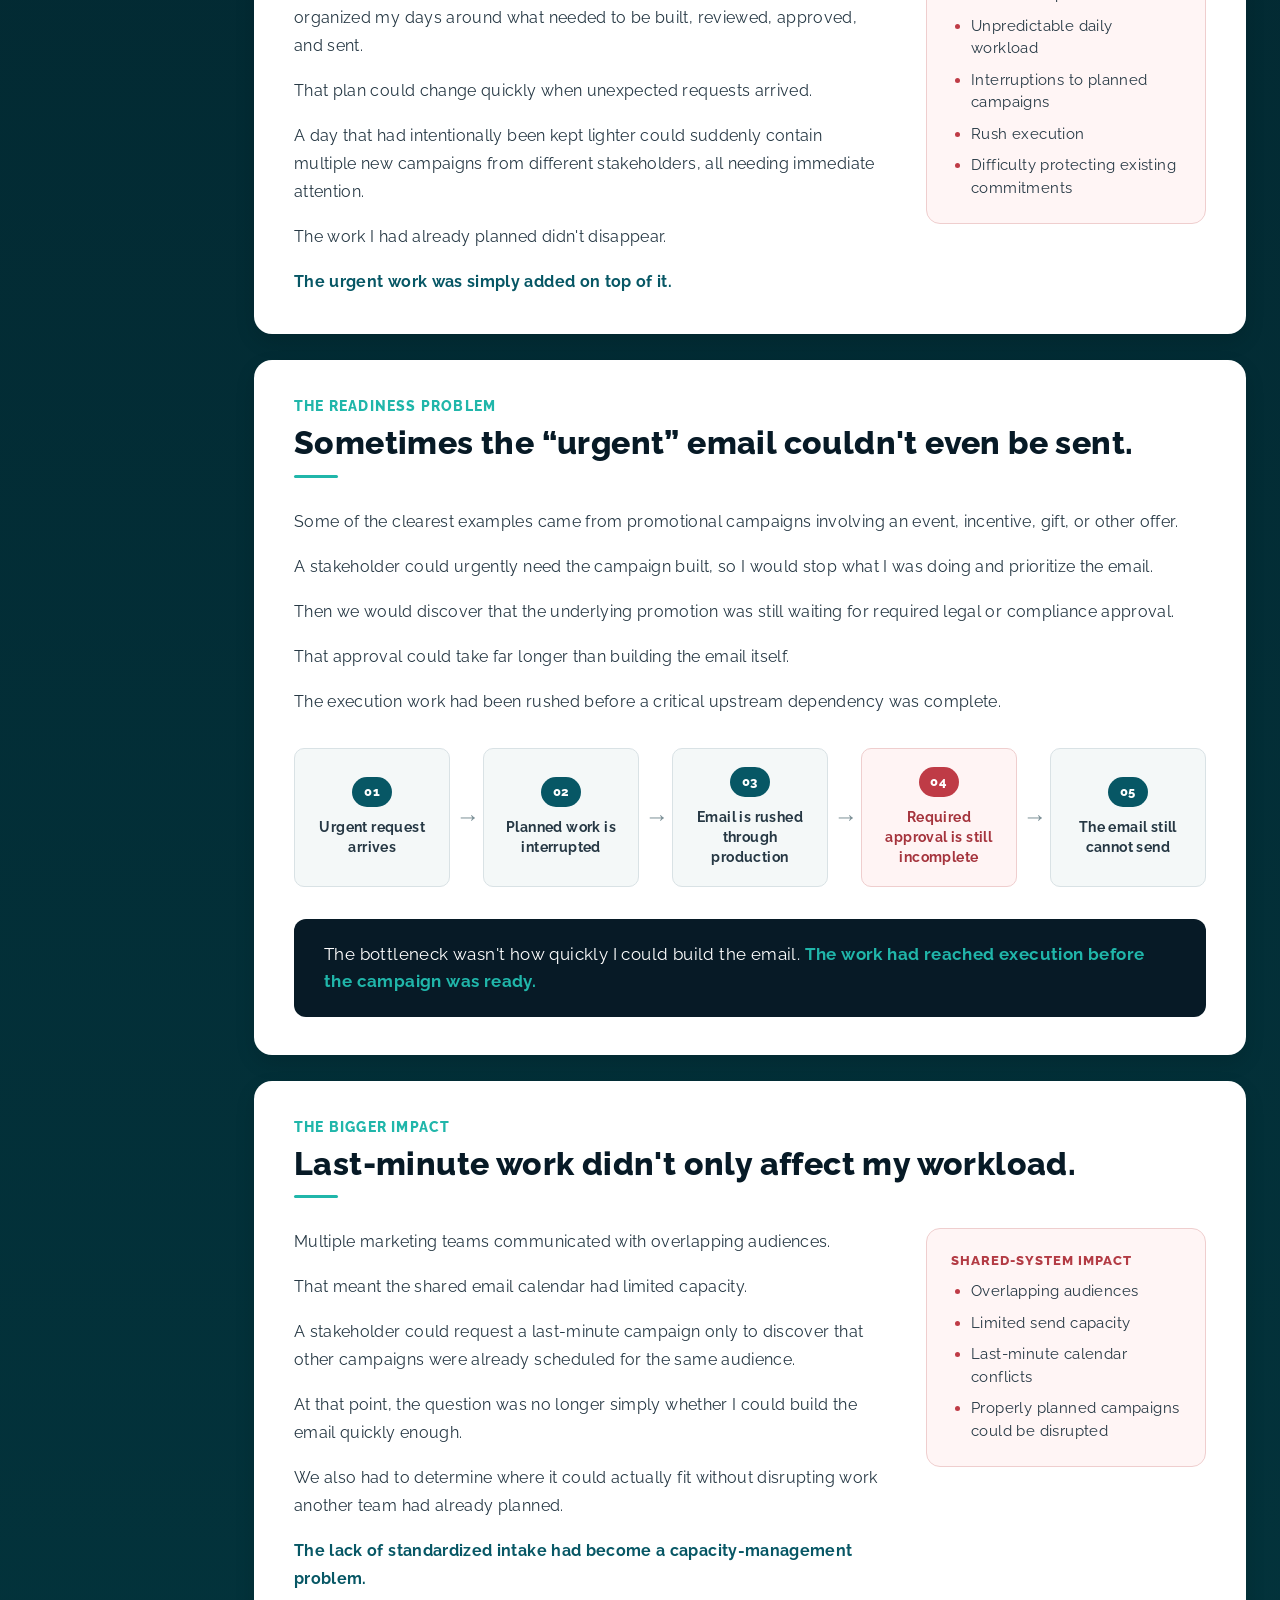
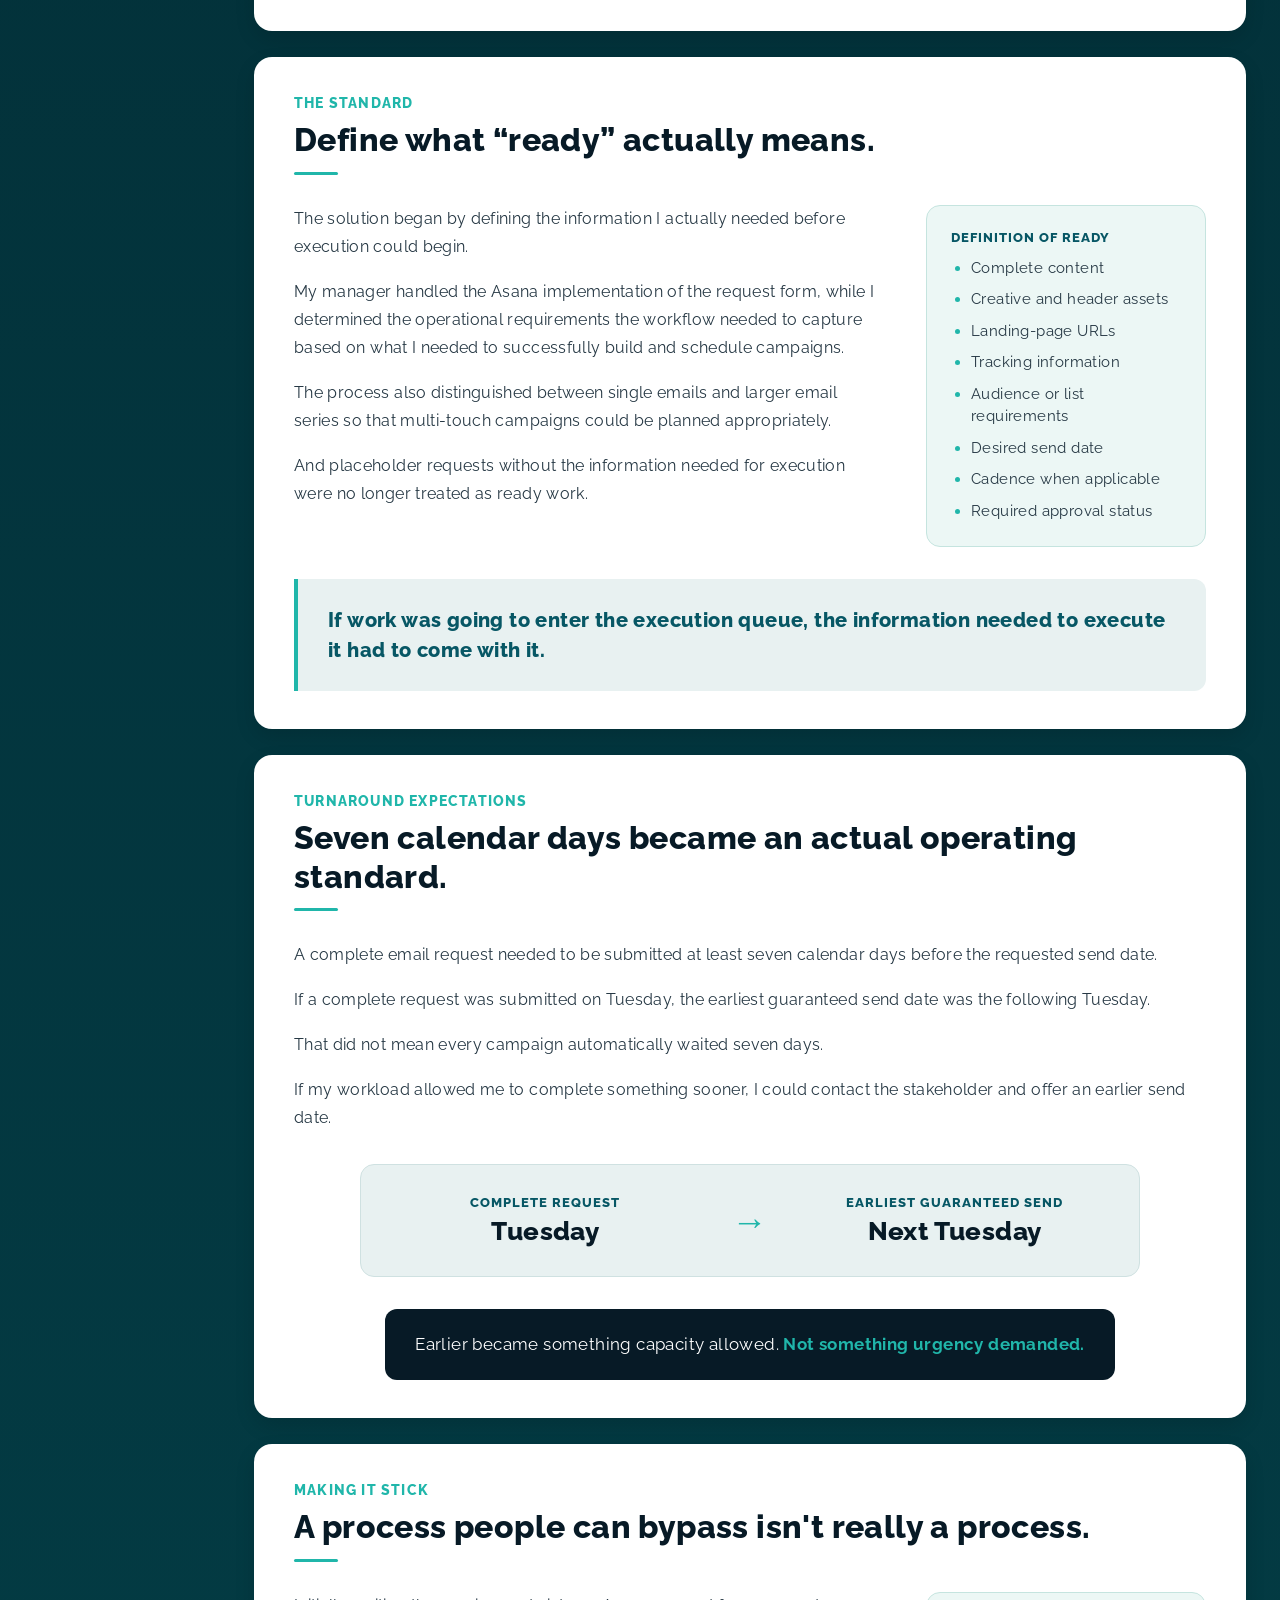
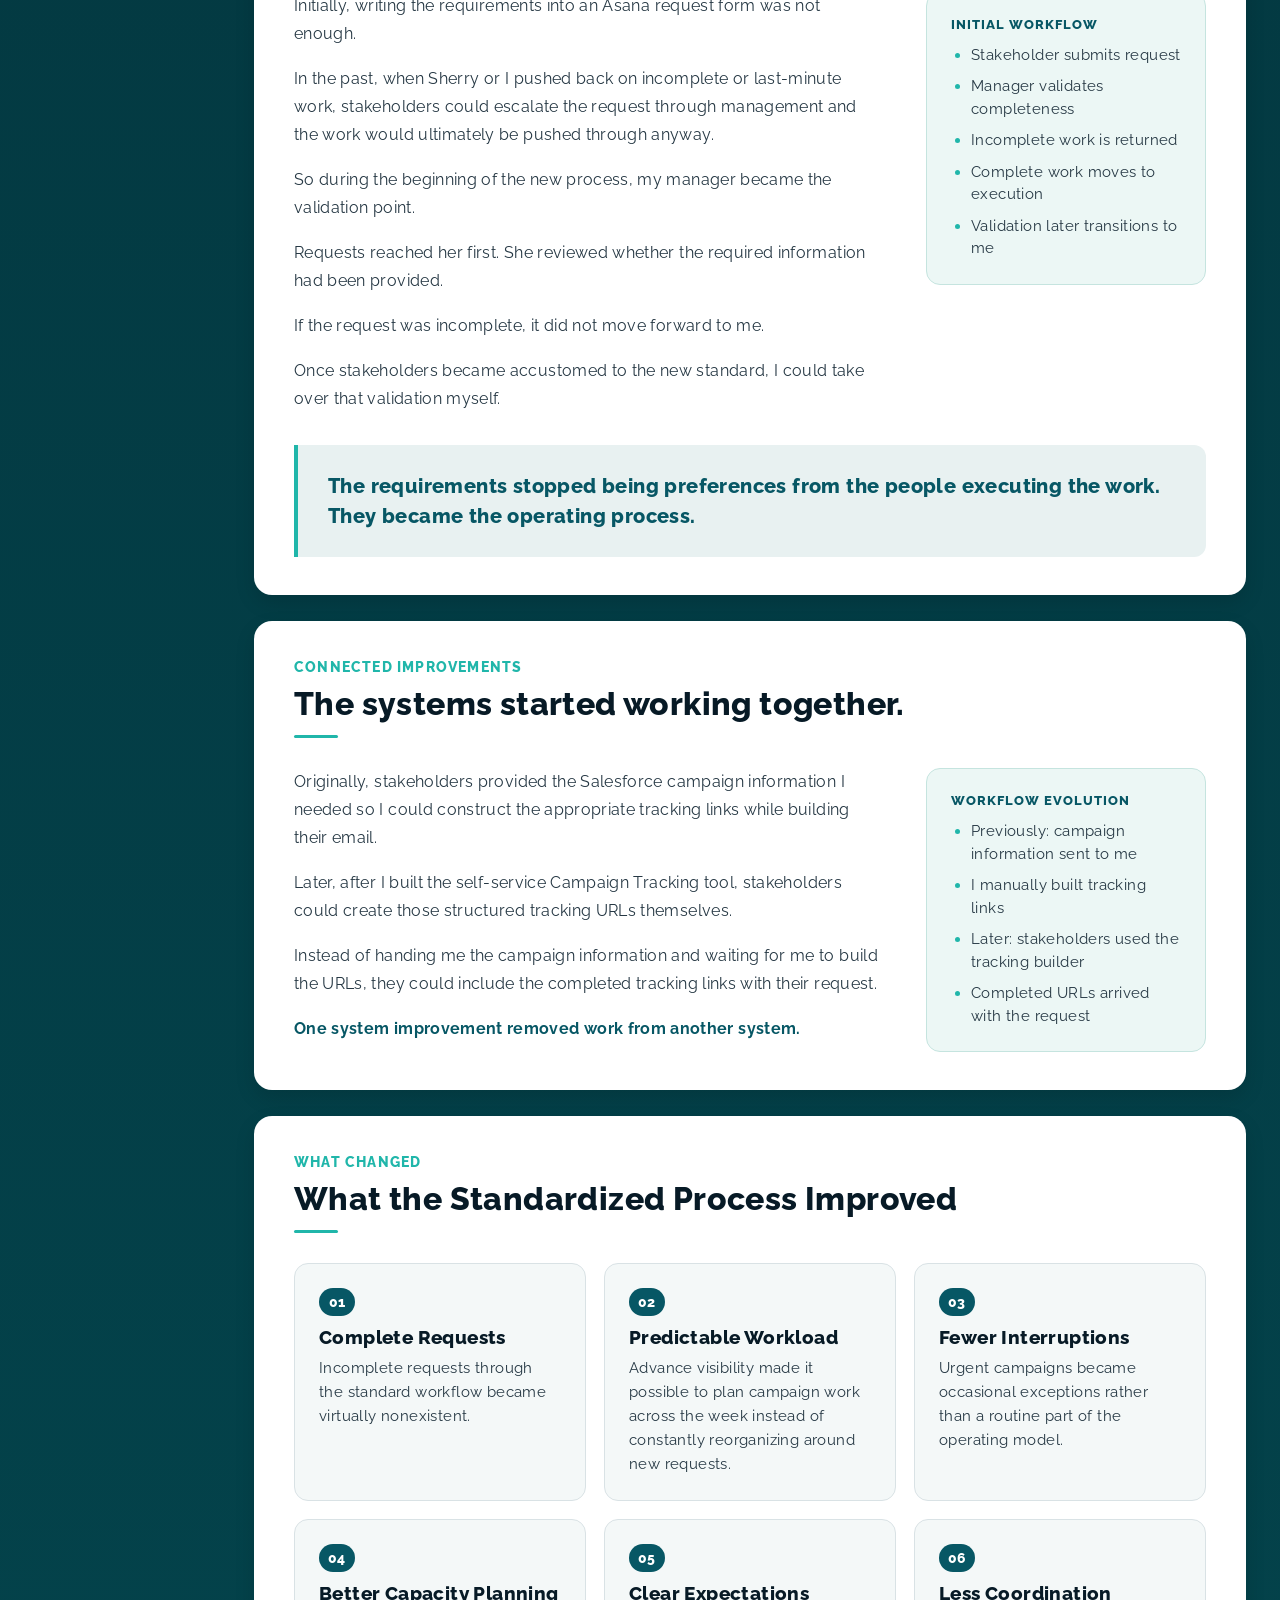
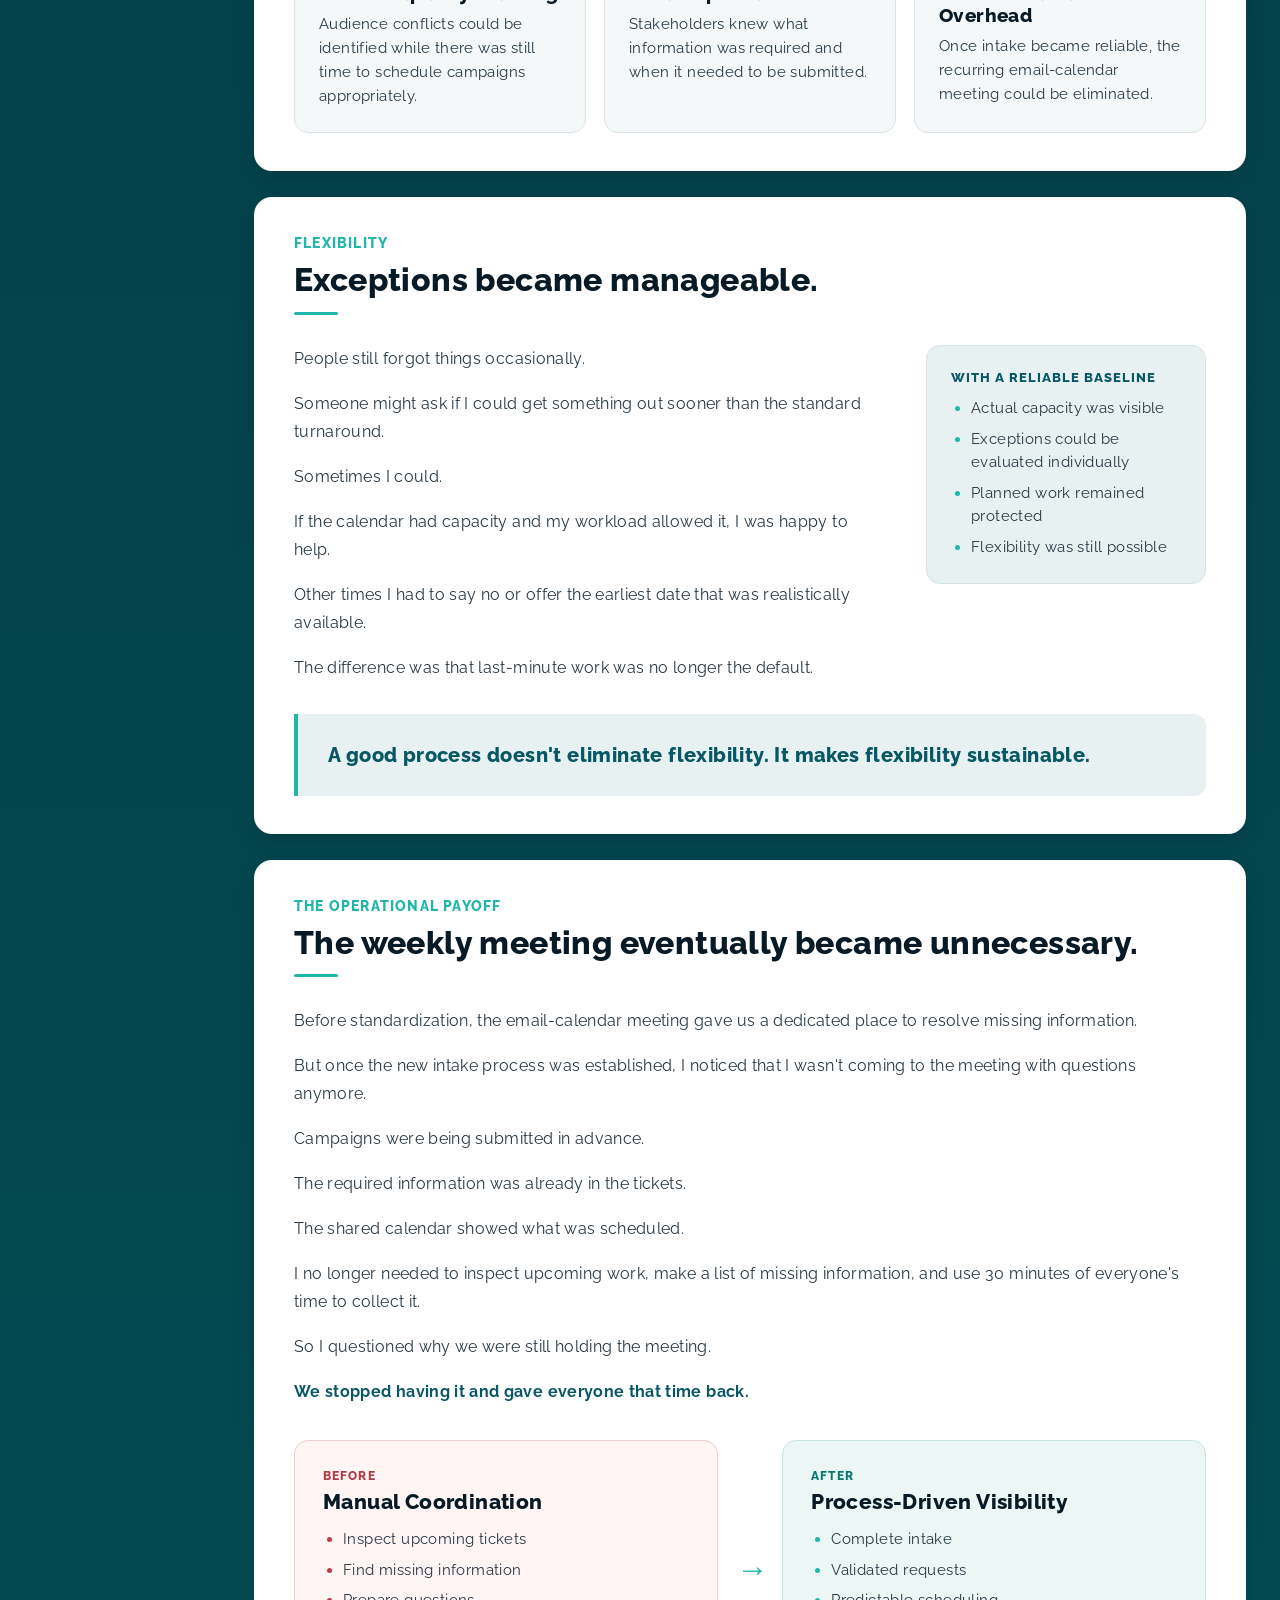
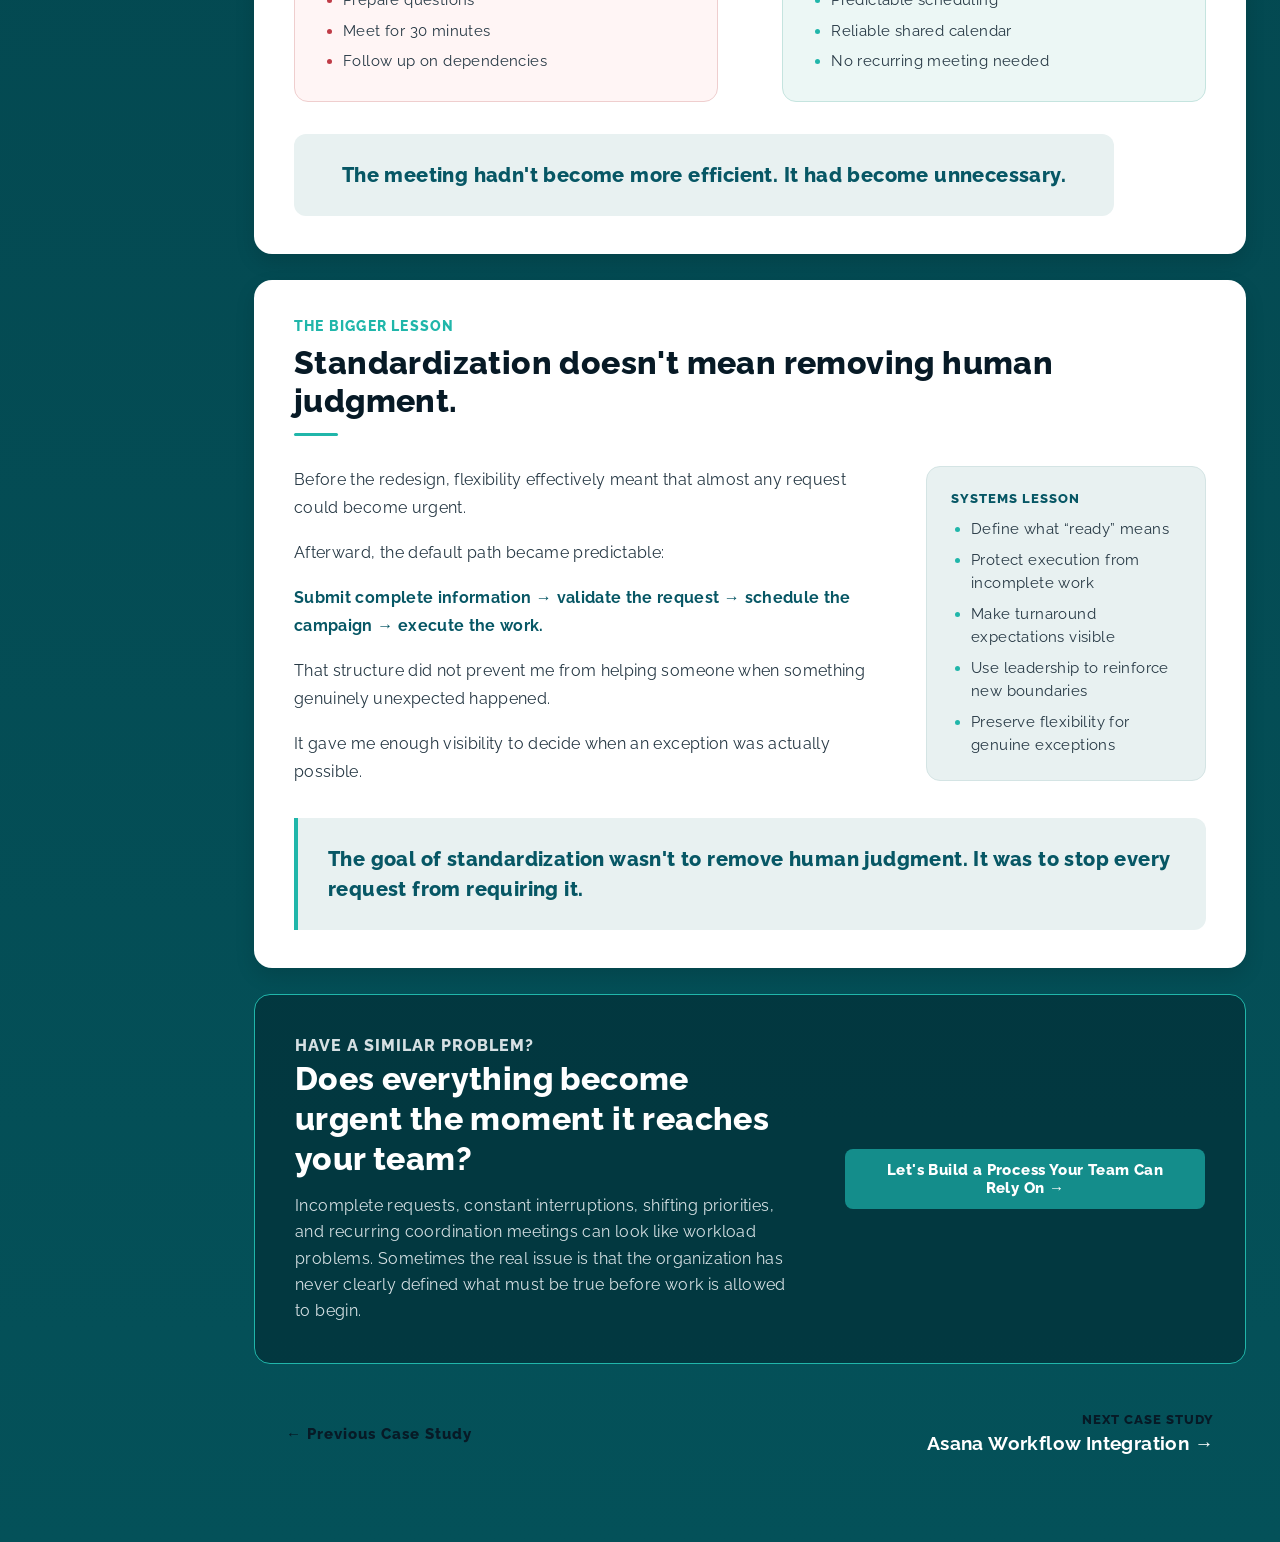
<file: email.html>
<!DOCTYPE html>
<html lang="en">
  <head>
    <meta charset="UTF-8" />

    <meta
      name="description"
      content="Email Intake & Workflow Standardization case study by Magnus Maldonado. A marketing automation intake process redesigned to improve request completeness, create predictable turnaround times, and reduce last-minute work."
    />

    <meta name="viewport" content="width=device-width, initial-scale=1.0" />

    <title>Email Intake & Workflow Standardization | Magnus Maldonado</title>

    <!-- FAVICON -->
    <link
      rel="icon"
      type="image/svg+xml"
      href="./assets/imgs/favicon/sitemap.svg"
    />

    <!-- SHARED SITE CSS -->
    <link rel="stylesheet" href="./assets/css/stylesheet.css" />

    <!-- EMAIL WORKFLOW PAGE CSS -->
    <link rel="stylesheet" href="./assets/css/email.css" />
  </head>
  <body>

    <!-- =========================================================
         MOBILE / TABLET HEADER
         ========================================================= -->

    <div class="mobile-tablet-view">
      <header class="flex">
        <div class="flex brand">
          <img class="logo" src="./assets/imgs/logo.png" alt="Magnus Maldonado logo"/>
          <div class="flex name-container">
            <h2><span style="color: #fff;">Magnus</span> <span style="color: #2B8C83;">Maldonado</span></h2>
            <p>Business Operations Consultant</p>
          </div>
        </div>

        <nav class="mobile-menu flex mobile-only">
          <ul class="flex">
            <li><a class="menu-link" href="./index.html">Home</a></li>
            <li><a class="menu-link" href="./about.html">About</a></li>
            <li><a class="menu-link" href="./services.html">Services</a></li>
            <li><a class="menu-link" href="./index.html#work">Work</a></li>
            <li><a href="./index.html#contact" class="all-btns menu-link">Contact</a></li>
          </ul>
        </nav>

        <div class="hamburger mobile-only">
          <span class="bar"></span>
          <span class="bar"></span>
          <span class="bar"></span>
        </div>
      </header>
    </div>

    <!-- =========================================================
         DESKTOP SIDEBAR
         ========================================================= -->

    <aside class="desktop-view desktop-sidebar">
      <div class="desktop-brand">
        <img src="./assets/imgs/logo.png" alt="Magnus Maldonado logo" class="desktop-logo"/>
        <h2><span>Magnus</span> <span>Maldonado</span></h2>
        <p>Business Operations Consultant</p>
      </div>

      <div class="sidebar-divider"></div>

      <nav class="desktop-nav">
        <a href="./index.html" class="desktop-nav-link">
          <img src="./assets/imgs/icons/icon-home.png" alt="Home Icon" class="desktop-nav-icon"/>
          <span>Home</span>
        </a>
        <a href="./about.html" class="desktop-nav-link">
          <img src="./assets/imgs/icons/icon-person.png" alt="Person Icon" class="desktop-nav-icon"/>
          <span>About</span>
        </a>
        <a href="./services.html" class="desktop-nav-link">
          <img src="./assets/imgs/icons/icon-bag.png" alt="Bag Icon" class="desktop-nav-icon"/>
          <span>Services</span>
        </a>
        <a href="./index.html#work" class="desktop-nav-link active">
          <img src="./assets/imgs/icons/icon-grid.png" alt="Grid Icon" class="desktop-nav-icon"/>
          <span>Work</span>
        </a>
        <a href="./index.html#contact" class="desktop-nav-link">
          <img src="./assets/imgs/icons/icon-envelope-nav.png" alt="Envelope Icon" class="desktop-nav-icon"/>
          <span>Contact</span>
        </a>
      </nav>

      <div class="desktop-socials desktop-socials-full">
        <a href="https://github.com/magnusmaldonado" target="_blank" rel="noopener noreferrer" class="desktop-social-link" aria-label="View my GitHub profile">
          <img src="./assets/imgs/icons/icon-github.png" alt="Github Icon" class="desktop-social-icon"/>
        </a>
        <a href="https://www.linkedin.com/in/josie-linda-maldonado/" target="_blank" rel="noopener noreferrer" class="desktop-social-link" aria-label="View my LinkedIn profile">
          <img src="./assets/imgs/icons/icon-linkedin-nav.png" alt="LinkedIn Icon" class="desktop-social-icon"/>
        </a>
        <a href="https://calendly.com/magnusmaldonado-consulting/30min" target="_blank" rel="noopener noreferrer" class="desktop-social-link" aria-label="Schedule a consultation">
          <img src="./assets/imgs/icons/icon-envelope-teal-nav.png" alt="Envelope Icon" class="desktop-social-icon"/>
        </a>
      </div>
    </aside>

    <main class="case-page">

      <!-- HERO -->
      <section class="case-hero email-hero">
        <div class="case-nav-top">
            <a href="webinar.html" class="case-back-link">← Previous Case Study</a>
            <a href="asana.html" class="case-next-link">Next Case Study →</a>
          </div>
        <p class="case-eyebrow">Process Standardization</p>
        <h1>Email Intake &amp; Workflow Standardization</h1>

        <p class="case-hero-description">Turning an informal email request process into a structured workflow with clear requirements, predictable turnaround times, and enough visibility to eliminate a recurring coordination meeting.</p>
        <blockquote class="hero-hook">
          <p>An urgent request isn't necessarily ready work.</p>
          <strong>
            I could stop everything to build an email someone needed “ASAP.” Only to discover that the
            campaign was still waiting on something that prevented it from being sent at all.
          </strong>
        </blockquote>
        <p class="hero-hook-followup">The problem wasn't that people occasionally needed something quickly. There was no reliable distinction between an actual emergency and work that simply entered the process incomplete.</p>
        <div class="case-hero-meta">
          <div class="case-meta-item">
            <p class="case-meta-label">Role</p>
            <p class="case-meta-value">Marketing Automation Specialist</p>
          </div>
          <div class="case-meta-item">
            <p class="case-meta-label">Environment</p>
            <p class="case-meta-value">
              Marketing Automation · Campaign Operations · Project Management · Cross-Functional Marketing
            </p>
          </div>
          <div class="case-meta-item">
            <p class="case-meta-label">Systems</p>
            <p class="case-meta-value">
              Asana · Salesforce · Email Marketing · Shared Campaign Calendar
            </p>
          </div>
        </div>
      </section>

      <!-- AT A GLANCE -->
      <section class="case-section case-overview">
        <div class="case-section-heading">
          <p class="case-section-eyebrow">At a Glance</p>
          <h2>The Project</h2>
          <div class="case-title-line"></div>
        </div>

        <div class="case-overview-grid">
          <article class="case-overview-card">
            <span class="case-overview-number">01</span>
            <h3>The Challenge</h3>
            <p>Email requests were expected seven days in advance, but the expectation was informal. Incomplete tickets, placeholders, and last&#8209;minute requests regularly disrupted planned work.
            </p>
          </article>

          <article class="case-overview-card">
            <span class="case-overview-number">02</span>
            <h3>What I Standardized</h3>
            <p>I defined what information had to exist before a campaign was ready for execution and established a strict seven&#8209;calendar&#8209;day turnaround standard within a structured Asana intake workflow.
            </p>
          </article>

          <article class="case-overview-card">
            <span class="case-overview-number">03</span>
            <h3>The Result</h3>
            <p>Incomplete standard requests became virtually nonexistent, workload became predictable, last&#8209;minute interruptions dropped, and the weekly email&#8209;calendar meeting eventually became unnecessary.
            </p>
          </article>
        </div>
      </section>

      <!-- THE CHALLENGE -->
      <section class="case-section scan-section">
        <div class="case-section-heading">
          <p class="case-section-eyebrow">The Challenge</p>
          <h2>We had a seven&#8209;day expectation. We didn't have a seven&#8209;day process.</h2>
          <div class="case-title-line"></div>
        </div>
        <div class="scan-layout">
          <div class="case-story">
            <p>We told marketing stakeholders that email requests should be provided at least one week before the desired send date.</p>
            <p>But there was no formal operating procedure defining what had to accompany that request.</p>
            <p>A ticket could exist while pieces of the campaign were still being assembled.</p>
            <p>Someone might have the email copy but not the header image. They might have the creative but still be waiting for a landing page. Tracking information, audience requirements, contact lists, or other dependencies could still be missing.</p>
            <p>Placeholder requests could also be created before the information needed to complete the work actually existed.</p>
            <p><strong>A ticket existing in the system did not mean the work was ready to be done.</strong></p>
          </div>
          <aside class="quick-scan-card quick-scan-problem">
            <p class="quick-scan-label">What Was Missing</p>
            <ul>
              <li>Email content</li>
              <li>Header or creative assets</li>
              <li>Landing-page URLs</li>
              <li>Tracking information</li>
              <li>Audience requirements</li>
              <li>Required approvals</li>
            </ul>
          </aside>
        </div>
      </section>

      <!-- MANUAL COORDINATION -->
      <section class="case-section scan-section">
        <div class="case-section-heading">
          <p class="case-section-eyebrow">The Workaround</p>
          <h2>The weekly meeting had become a manual completeness check.</h2>
          <div class="case-title-line"></div>
        </div>
        <div class="scan-layout">
          <div class="case-story">
            <p>Every week, marketing stakeholders were invited to a 30&#8209;minute email&#8209;calendar meeting.</p>
            <p>Before that meeting, I reviewed the campaigns scheduled for the current week and the following week.</p>
            <p>I went through the corresponding tickets and identified anything that was still missing.</p>
            <p>Then I brought those questions to the meeting.</p>
            <p>Do we have the landing page yet?</p>
            <p>Is the creative ready?</p>
            <p>Are we still waiting on another team for this information?</p>
            <p>The meeting gave us one shared window to resolve those questions instead of chasing every stakeholder individually throughout the week.</p>
            <p>It was useful for the process we had.</p>
            <p><strong>But it also meant I had to manually inspect upcoming work just to determine whether it was actually ready.</strong></p>
          </div>

          <aside class="quick-scan-card">
            <p class="quick-scan-label">Before Every Meeting</p>
            <ul>
              <li>Review current&#8209;week tickets</li>
              <li>Review next&#8209;week tickets</li>
              <li>Identify missing information</li>
              <li>Determine who owned each dependency</li>
              <li>Prepare stakeholder questions</li>
              <li>Resolve gaps during the meeting</li>
            </ul>
          </aside>
        </div>
        <blockquote class="case-quote">
          The meeting was compensating for information the intake process could not reliably collect on its own.
        </blockquote>
      </section>

      <!-- DAILY IMPACT -->
      <section class="case-section scan-section">
        <div class="case-section-heading">
          <p class="case-section-eyebrow">The Daily Impact</p>
          <h2>“We need this ASAP” could change my entire week.</h2>
          <div class="case-title-line"></div>
        </div>
        <div class="scan-layout">
          <div class="case-story">
            <p>I planned my workload ahead of time.</p>
            <p>At the beginning of the week, I reviewed the campaigns assigned to me and organized my days around what needed to be built, reviewed, approved, and sent.</p>
            <p>That plan could change quickly when unexpected requests arrived.</p>
            <p>A day that had intentionally been kept lighter could suddenly contain multiple new campaigns from different stakeholders, all needing immediate attention.</p>
            <p>The work I had already planned didn't disappear.</p>
            <p><strong>The urgent work was simply added on top of it.</strong></p>
          </div>
          <aside class="quick-scan-card quick-scan-problem">
            <p class="quick-scan-label">What This Created</p>
            <ul>
              <li>Constant reprioritization</li>
              <li>Unpredictable daily workload</li>
              <li>Interruptions to planned campaigns</li>
              <li>Rush execution</li>
              <li>Difficulty protecting existing commitments</li>
            </ul>
          </aside>
        </div>
      </section>

      <!-- READINESS PROBLEM -->
      <section class="case-section">
        <div class="case-section-heading">
          <p class="case-section-eyebrow">The Readiness Problem</p>
          <h2>Sometimes the “urgent” email couldn't even be sent.</h2>
          <div class="case-title-line"></div>
        </div>
        <div class="case-story">
          <p>Some of the clearest examples came from promotional campaigns involving an event, incentive, gift, or other offer.</p>
          <p>A stakeholder could urgently need the campaign built, so I would stop what I was doing and prioritize the email.</p>
          <p>Then we would discover that the underlying promotion was still waiting for required legal or compliance approval.</p>
          <p>That approval could take far longer than building the email itself.</p>
          <p>The execution work had been rushed before a critical upstream dependency was complete.</p>
        </div>

        <div class="readiness-chain">
          <div class="readiness-step"><span>01</span><p>Urgent request arrives</p></div>
          <div class="readiness-arrow">↓</div>
          <div class="readiness-step"><span>02</span><p>Planned work is interrupted</p></div>
          <div class="readiness-arrow">↓</div>
          <div class="readiness-step"><span>03</span><p>Email is rushed through production</p></div>
          <div class="readiness-arrow">↓</div>
          <div class="readiness-step readiness-step-problem"><span>04</span><p>Required approval is still incomplete</p></div>
          <div class="readiness-arrow">↓</div>
          <div class="readiness-step"><span>05</span><p>The email still cannot send</p></div>
        </div>

        <div class="case-emphasis">
          <p>The bottleneck wasn't how quickly I could build the email. <strong>The work had reached execution before the campaign was ready.</strong></p>
        </div>
      </section>

      <!-- SHARED CALENDAR -->
      <section class="case-section scan-section">
        <div class="case-section-heading">
          <p class="case-section-eyebrow">The Bigger Impact</p>
          <h2>Last&#8209;minute work didn't only affect my workload.</h2>
          <div class="case-title-line"></div>
        </div>
        <div class="scan-layout">
          <div class="case-story">
            <p>Multiple marketing teams communicated with overlapping audiences.</p>
            <p>That meant the shared email calendar had limited capacity.</p>
            <p>A stakeholder could request a last&#8209;minute campaign only to discover that other campaigns were already scheduled for the same audience.</p>
            <p>At that point, the question was no longer simply whether I could build the email quickly enough.</p>
            <p>We also had to determine where it could actually fit without disrupting work another team had already planned.</p>
            <p><strong>The lack of standardized intake had become a capacity&#8209;management problem.</strong></p>
          </div>
          <aside class="quick-scan-card quick-scan-problem">
            <p class="quick-scan-label">Shared&#8209;System Impact</p>
            <ul>
              <li>Overlapping audiences</li>
              <li>Limited send capacity</li>
              <li>Last&#8209;minute calendar conflicts</li>
              <li>Properly planned campaigns could be disrupted</li>
            </ul>
          </aside>
        </div>
      </section>

      <!-- DEFINITION OF READY -->
      <section class="case-section scan-section">
        <div class="case-section-heading">
          <p class="case-section-eyebrow">The Standard</p>
          <h2>Define what “ready” actually means.</h2>
          <div class="case-title-line"></div>
        </div>
        <div class="scan-layout">
          <div class="case-story">
            <p>The solution began by defining the information I actually needed before execution could begin.</p>
            <p>My manager handled the Asana implementation of the request form, while I determined the operational requirements the workflow needed to capture based on what I needed to successfully build and schedule campaigns.</p>
            <p>The process also distinguished between single emails and larger email series so that multi-touch campaigns could be planned appropriately.</p>
            <p>And placeholder requests without the information needed for execution were no longer treated as ready work.</p>
          </div>
          <aside class="quick-scan-card quick-scan-solution">
            <p class="quick-scan-label">Definition of Ready</p>
            <ul>
              <li>Complete content</li>
              <li>Creative and header assets</li>
              <li>Landing&#8209;page URLs</li>
              <li>Tracking information</li>
              <li>Audience or list requirements</li>
              <li>Desired send date</li>
              <li>Cadence when applicable</li>
              <li>Required approval status</li>
            </ul>
          </aside>
        </div>
        <blockquote class="case-quote">
          If work was going to enter the execution queue, the information needed to execute it had to come with it.
        </blockquote>
      </section>

      <!-- SEVEN-DAY STANDARD -->
      <section class="case-section">
        <div class="case-section-heading">
          <p class="case-section-eyebrow">Turnaround Expectations</p>
          <h2>Seven calendar days became an actual operating standard.</h2>
          <div class="case-title-line"></div>
        </div>
        <div class="case-story">
          <p>A complete email request needed to be submitted at least seven calendar days before the requested send date.</p>
          <p>If a complete request was submitted on Tuesday, the earliest guaranteed send date was the following Tuesday.</p>
          <p>That did not mean every campaign automatically waited seven days.</p>
          <p>If my workload allowed me to complete something sooner, I could contact the stakeholder and offer an earlier send date.</p>
        </div>

        <div class="turnaround-card">
          <div class="turnaround-side">
            <span class="turnaround-label">Complete Request</span>
            <strong>Tuesday</strong>
          </div>
          <div class="turnaround-arrow">→</div>
          <div class="turnaround-side">
            <span class="turnaround-label">Earliest Guaranteed Send</span>
            <strong>Next Tuesday</strong>
          </div>
        </div>
        <div class="case-emphasis">
          <p>Earlier became something capacity allowed. <strong>Not something urgency demanded.</strong></p>
        </div>
      </section>

      <!-- LEADERSHIP -->
      <section class="case-section scan-section">
        <div class="case-section-heading">
          <p class="case-section-eyebrow">Making It Stick</p>
          <h2>A process people can bypass isn't really a process.</h2>
          <div class="case-title-line"></div>
        </div>
        <div class="scan-layout">
          <div class="case-story">
            <p>Initially, writing the requirements into an Asana request form was not enough.</p>
            <p>In the past, when Sherry or I pushed back on incomplete or last&#8209;minute work, stakeholders could escalate the request through management and the work would ultimately be pushed through anyway.</p>
            <p>So during the beginning of the new process, my manager became the validation point.</p>
            <p>Requests reached her first. She reviewed whether the required information had been provided.</p>
            <p>If the request was incomplete, it did not move forward to me.</p>
            <p>Once stakeholders became accustomed to the new standard, I could take over that validation myself.</p>
          </div>
          <aside class="quick-scan-card quick-scan-solution">
            <p class="quick-scan-label">Initial Workflow</p>
            <ul>
              <li>Stakeholder submits request</li>
              <li>Manager validates completeness</li>
              <li>Incomplete work is returned</li>
              <li>Complete work moves to execution</li>
              <li>Validation later transitions to me</li>
            </ul>
          </aside>
        </div>
        <blockquote class="case-quote">
          The requirements stopped being preferences from the people executing the work. They became the operating process.
        </blockquote>
      </section>

      <!-- CONNECTED IMPROVEMENTS -->
      <section class="case-section scan-section">
        <div class="case-section-heading">
          <p class="case-section-eyebrow">Connected Improvements</p>
          <h2>The systems started working together.</h2>
          <div class="case-title-line"></div>
        </div>
        <div class="scan-layout">
          <div class="case-story">
            <p>Originally, stakeholders provided the Salesforce campaign information I needed so I could construct the appropriate tracking links while building their email.</p>
            <p>Later, after I built the self&#8209;service Campaign Tracking tool, stakeholders could create those structured tracking URLs themselves.</p>
            <p>Instead of handing me the campaign information and waiting for me to build the URLs, they could include the completed tracking links with their request.</p>
            <p><strong>One system improvement removed work from another system.</strong></p>
          </div>
          <aside class="quick-scan-card quick-scan-solution">
            <p class="quick-scan-label">Workflow Evolution</p>
            <ul>
              <li>Previously: campaign information sent to me</li>
              <li>I manually built tracking links</li>
              <li>Later: stakeholders used the tracking builder</li>
              <li>Completed URLs arrived with the request</li>
            </ul>
          </aside>
        </div>
      </section>

      <!-- RESULTS -->
      <section class="case-section">
        <div class="case-section-heading">
          <p class="case-section-eyebrow">What Changed</p>
          <h2>What the Standardized Process Improved</h2>
          <div class="case-title-line"></div>
        </div>
        <div class="results-grid">
          <article class="result-card">
            <span class="result-number">01</span>
            <h3>Complete Requests</h3>
            <p>Incomplete requests through the standard workflow became virtually nonexistent.</p>
          </article>
          <article class="result-card">
            <span class="result-number">02</span>
            <h3>Predictable Workload</h3>
            <p>Advance visibility made it possible to plan campaign work across the week instead of constantly reorganizing around new requests.</p>
          </article>
          <article class="result-card">
            <span class="result-number">03</span>
            <h3>Fewer Interruptions</h3>
            <p>Urgent campaigns became occasional exceptions rather than a routine part of the operating model.</p>
          </article>
          <article class="result-card">
            <span class="result-number">04</span>
            <h3>Better Capacity Planning</h3>
            <p>Audience conflicts could be identified while there was still time to schedule campaigns appropriately.</p>
          </article>
          <article class="result-card">
            <span class="result-number">05</span>
            <h3>Clear Expectations</h3>
            <p>Stakeholders knew what information was required and when it needed to be submitted.</p>
          </article>
          <article class="result-card">
            <span class="result-number">06</span>
            <h3>Less Coordination Overhead</h3>
            <p>Once intake became reliable, the recurring email&#8209;calendar meeting could be eliminated.</p>
          </article>
        </div>
      </section>

      <!-- FLEXIBILITY -->
      <section class="case-section scan-section">
        <div class="case-section-heading">
          <p class="case-section-eyebrow">Flexibility</p>
          <h2>Exceptions became manageable.</h2>
          <div class="case-title-line"></div>
        </div>
        <div class="scan-layout">
          <div class="case-story">
            <p>People still forgot things occasionally.</p>
            <p>Someone might ask if I could get something out sooner than the standard turnaround.</p>
            <p>Sometimes I could.</p>
            <p>If the calendar had capacity and my workload allowed it, I was happy to help.</p>
            <p>Other times I had to say no or offer the earliest date that was realistically available.</p>
            <p>The difference was that last&#8209;minute work was no longer the default.</p>
          </div>
          <aside class="quick-scan-card">
            <p class="quick-scan-label">With a Reliable Baseline</p>
            <ul>
              <li>Actual capacity was visible</li>
              <li>Exceptions could be evaluated individually</li>
              <li>Planned work remained protected</li>
              <li>Flexibility was still possible</li>
            </ul>
          </aside>
        </div>
        <blockquote class="case-quote">
          A good process doesn't eliminate flexibility. It makes flexibility sustainable.
        </blockquote>
      </section>

      <!-- MEETING ELIMINATION -->
      <section class="case-section">
        <div class="case-section-heading">
          <p class="case-section-eyebrow">The Operational Payoff</p>
          <h2>The weekly meeting eventually became unnecessary.</h2>
          <div class="case-title-line"></div>
        </div>
        <div class="case-story">
          <p>Before standardization, the email&#8209;calendar meeting gave us a dedicated place to resolve missing information.</p>
          <p>But once the new intake process was established, I noticed that I wasn't coming to the meeting with questions anymore.</p>
          <p>Campaigns were being submitted in advance.</p>
          <p>The required information was already in the tickets.</p>
          <p>The shared calendar showed what was scheduled.</p>
          <p>I no longer needed to inspect upcoming work, make a list of missing information, and use 30 minutes of everyone's time to collect it.</p>
          <p>So I questioned why we were still holding the meeting.</p>
          <p><strong>We stopped having it and gave everyone that time back.</strong></p>
        </div>
        <div class="meeting-comparison">
          <article class="meeting-card meeting-card-before">
            <p class="meeting-label">Before</p>
            <h3>Manual Coordination</h3>
            <ul>
              <li>Inspect upcoming tickets</li>
              <li>Find missing information</li>
              <li>Prepare questions</li>
              <li>Meet for 30 minutes</li>
              <li>Follow up on dependencies</li>
            </ul>
          </article>
          <div class="meeting-transition">↓</div>
          <article class="meeting-card meeting-card-after">
            <p class="meeting-label">After</p>
            <h3>Process&#8209;Driven Visibility</h3>
            <ul>
              <li>Complete intake</li>
              <li>Validated requests</li>
              <li>Predictable scheduling</li>
              <li>Reliable shared calendar</li>
              <li>No recurring meeting needed</li>
            </ul>
          </article>
        </div>
        <blockquote class="case-quote case-quote-centered">
          The meeting hadn't become more efficient. It had become unnecessary.
        </blockquote>
      </section>

      <!-- BIGGER LESSON -->
      <section class="case-section lesson-section scan-section">
        <div class="case-section-heading">
          <p class="case-section-eyebrow">The Bigger Lesson</p>
          <h2>Standardization doesn't mean removing human judgment.</h2>
          <div class="case-title-line"></div>
        </div>
        <div class="scan-layout">
          <div class="case-story">
            <p>Before the redesign, flexibility effectively meant that almost any request could become urgent.</p>
            <p>Afterward, the default path became predictable:</p>
            <p><strong>Submit complete information → validate the request → schedule the campaign → execute the work.</strong></p>
            <p>That structure did not prevent me from helping someone when something genuinely unexpected happened.</p>
            <p>It gave me enough visibility to decide when an exception was actually possible.</p>
          </div>

          <aside class="quick-scan-card">
            <p class="quick-scan-label">Systems Lesson</p>
            <ul>
              <li>Define what “ready” means</li>
              <li>Protect execution from incomplete work</li>
              <li>Make turnaround expectations visible</li>
              <li>Use leadership to reinforce new boundaries</li>
              <li>Preserve flexibility for genuine exceptions</li>
            </ul>
          </aside>
        </div>
        <blockquote class="case-quote">
          The goal of standardization wasn't to remove human judgment. It was to stop every request from requiring it.
        </blockquote>
      </section>

      <!-- CTA -->
      <section class="case-cta">
        <p class="case-cta-eyebrow">Have a similar problem?</p>
        <h2>Does everything become urgent the moment it reaches your team?</h2>
        <p>Incomplete requests, constant interruptions, shifting priorities, and recurring coordination meetings can look like workload problems. Sometimes the real issue is that the organization has never clearly defined what must be true before work is allowed to begin.</p>
        <a href="https://calendly.com/magnusmaldonado-consulting/30min" target="_blank" class="case-cta-btn">Let's Build a Process Your Team Can Rely On →</a>
      </section>
<div class="case-nav-bottom">
            <a href="webinar.html" class="case-nav-secondary">← Previous Case Study</a>
            <a href="asana.html" class="case-nav-next"><span>Next Case Study</span> <strong>Asana Workflow Integration →</strong></a>
          </div>
        </main>
    <a href="#" class="back-to-top" aria-label="Back to top">↑</a>
    <script src="./assets/js/script.js"></script>
  </body>
</html>
</file>
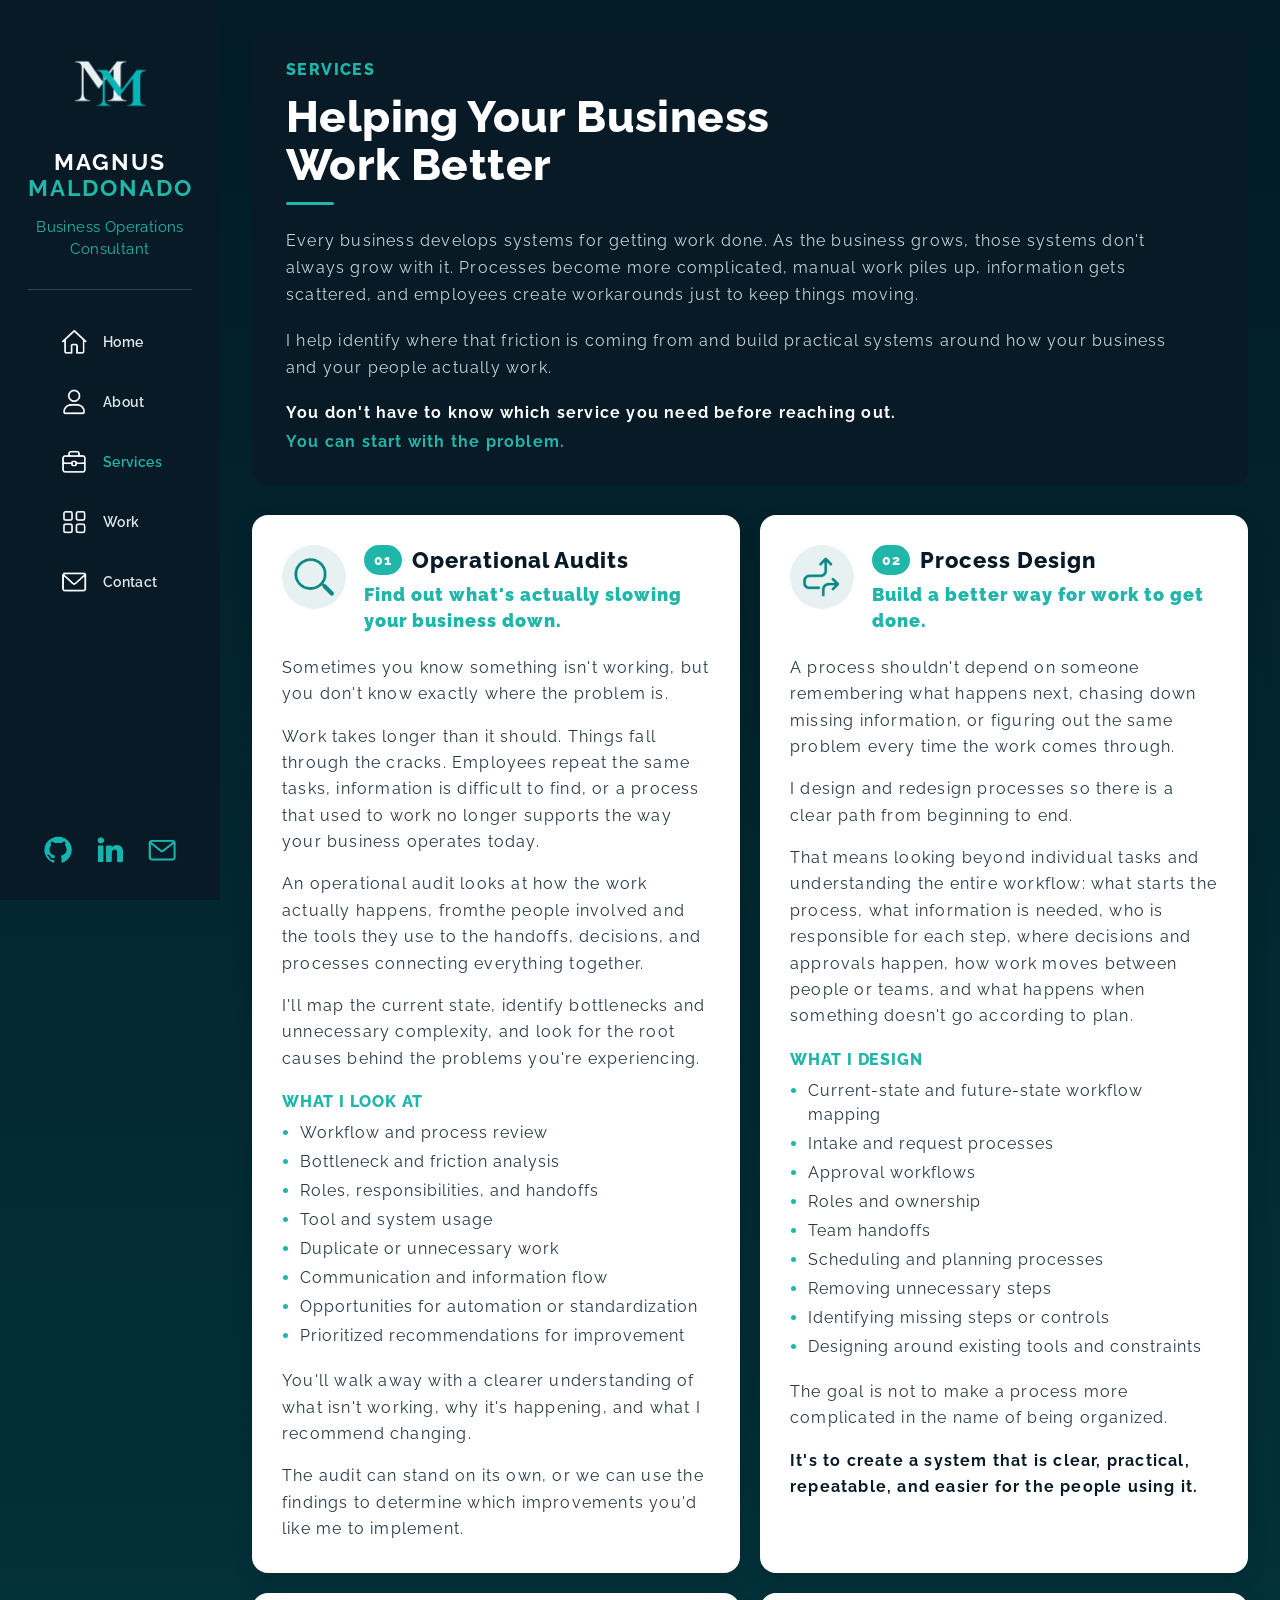
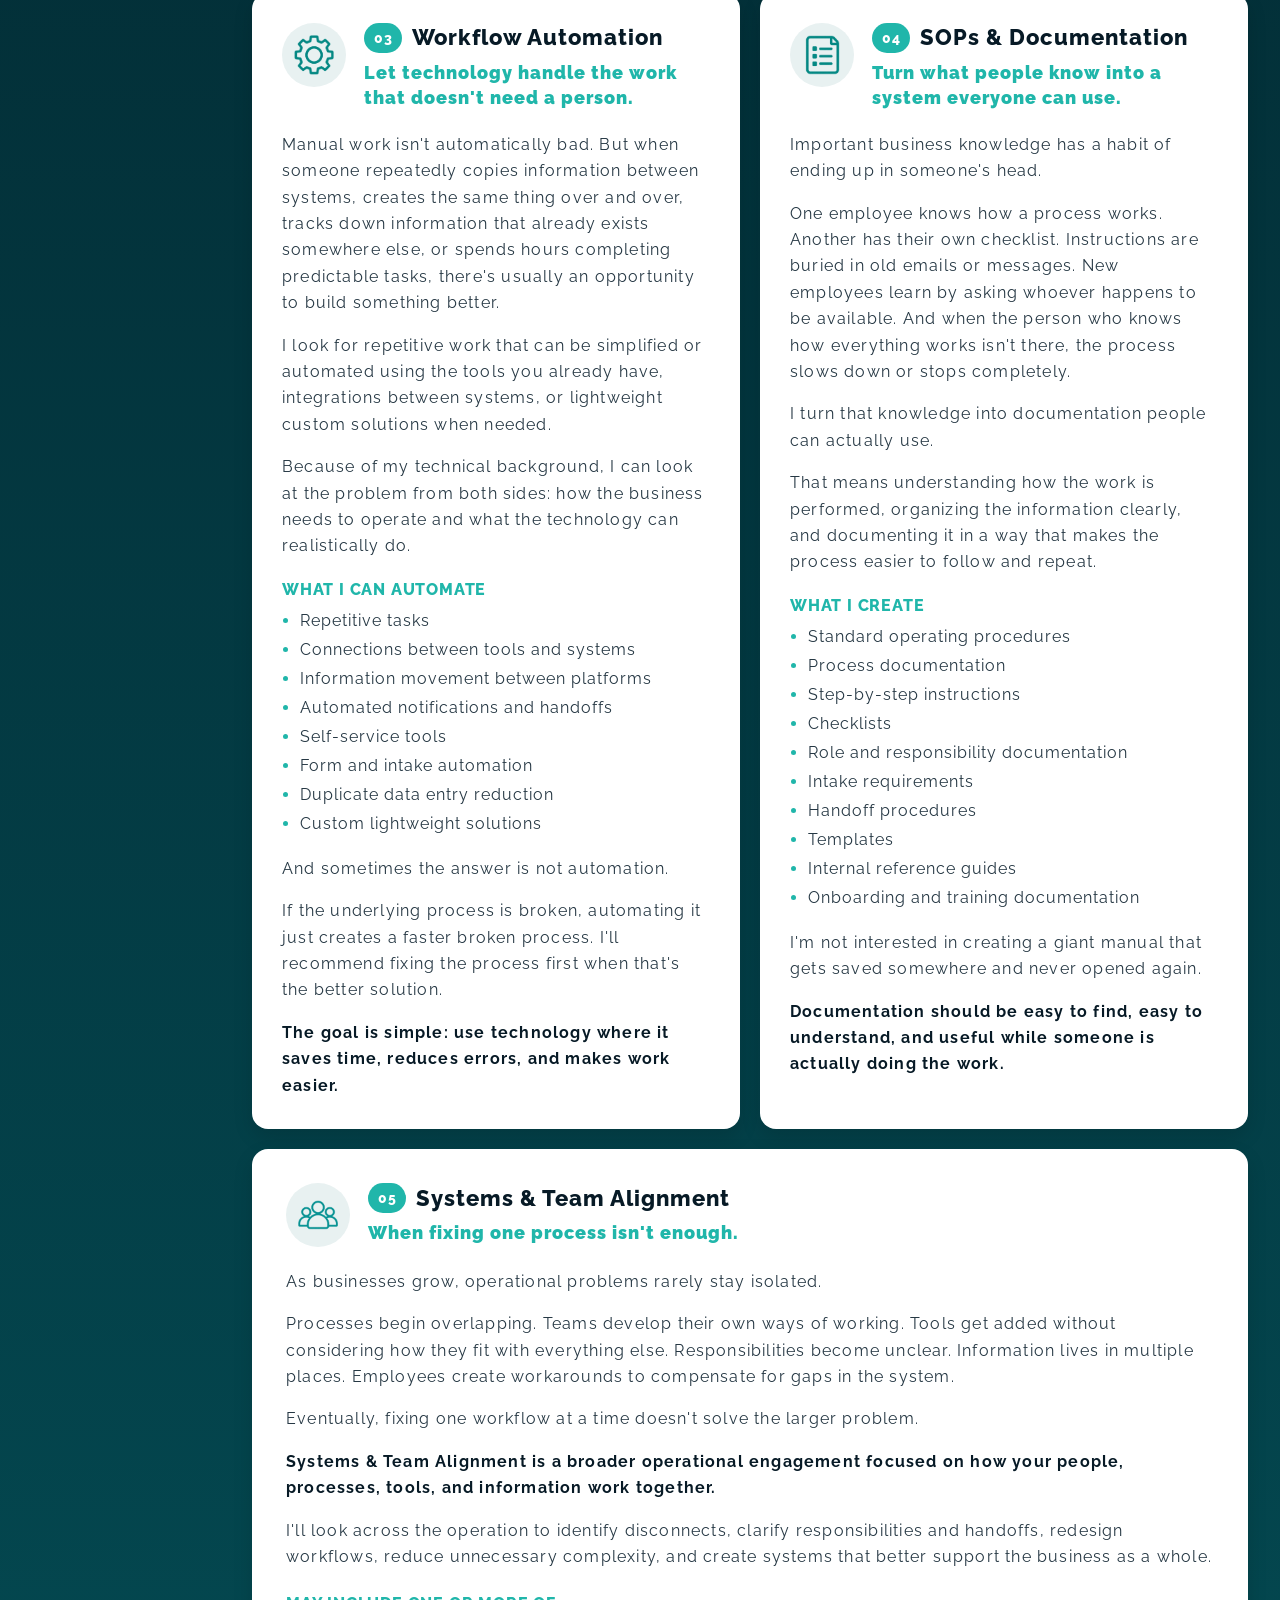
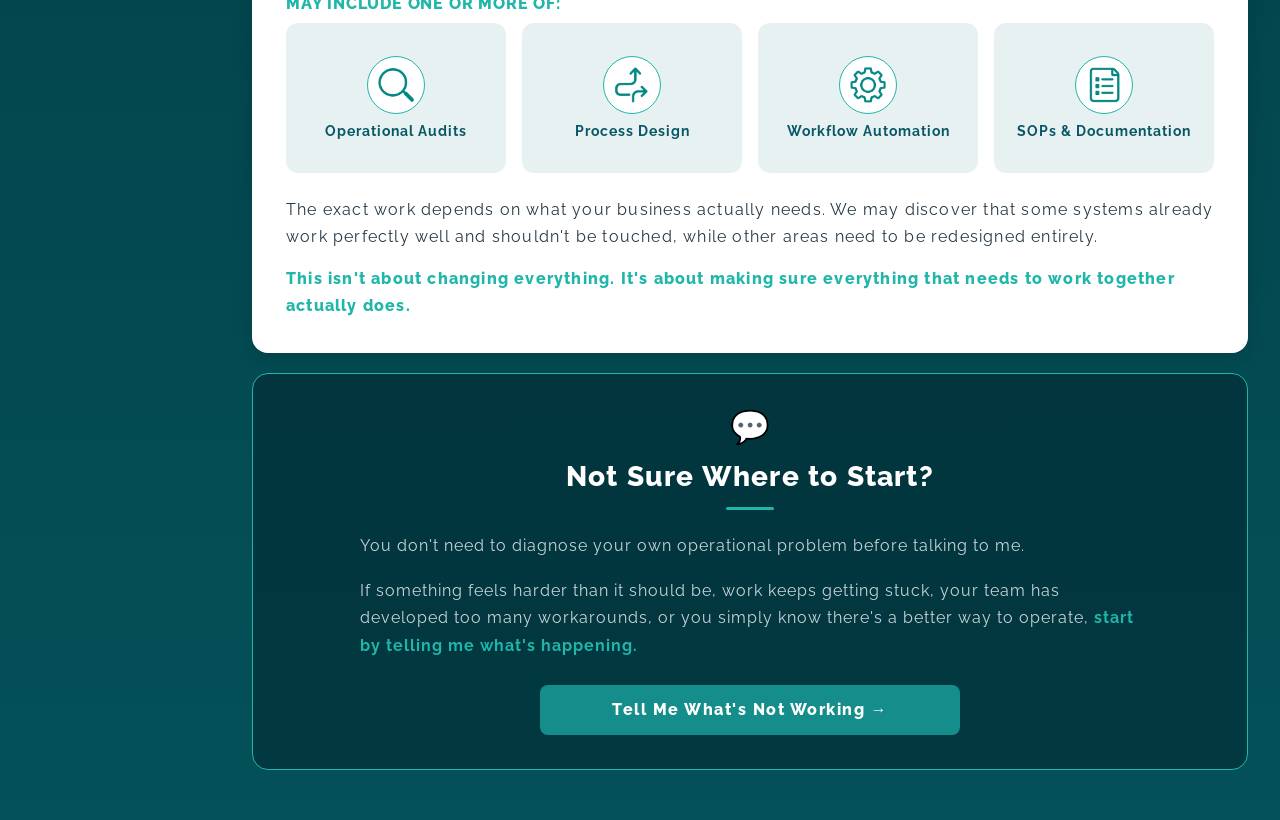
<file: services.html>
<!DOCTYPE html>
<html lang="en">
  <head>
    <meta charset="UTF-8" />
    <meta name="description" content="Business operations consulting services including operational audits, process design, workflow automation, SOPs and documentation, and systems and team alignment."/>
    <meta name="viewport" content="width=device-width, initial-scale=1.0" />

    <title>Services | Magnus Maldonado</title>

    <link
      rel="icon"
      type="image/svg+xml"
      href="./assets/imgs/favicon/sitemap.svg"
    />

    <link rel="stylesheet" href="./assets/css/stylesheet.css" />
    <link rel="stylesheet" href="./assets/css/services.css" />
  </head>

  <body>

    <!-- MOBILE / TABLET HEADER -->
    <div class="mobile-tablet-view">
      <header class="flex">
        <div class="flex brand">
          <img class="logo" src="./assets/imgs/logo.png" alt="Magnus Maldonado logo"/>
          <div class="flex name-container">
            <h2><span style="color: #fff;">Magnus</span> <span style="color: #2B8C83;">Maldonado</span></h2>
            <p>Business Operations Consultant</p>
          </div>
        </div>

        <nav class="mobile-menu flex mobile-only">
          <ul class="flex">
            <li><a class="menu-link" href="./index.html">Home</a></li>
            <li><a class="menu-link" href="./about.html">About</a></li>
            <li><a class="menu-link" href="./services.html">Services</a></li>
            <li><a class="menu-link" href="./index.html#work">Work</a></li>
            <li>
              <a href="./index.html#contact" class="all-btns menu-link">Contact</a>
            </li>
          </ul>
        </nav>
        <div class="hamburger mobile-only">
          <span class="bar"></span>
          <span class="bar"></span>
          <span class="bar"></span>
        </div>
      </header>
    </div>

    <!-- DESKTOP SIDEBAR -->
    <aside class="desktop-view desktop-sidebar">
        <div class="desktop-brand">
            <img src="./assets/imgs/logo.png" alt="Magnus Maldonado logo" class="desktop-logo"/>
            <h2><span>Magnus</span> <span>Maldonado</span></h2>
            <p>Business Operations Consultant</p>
        </div>
        <div class="sidebar-divider"></div>
        <nav class="desktop-nav">
        <a href="./index.html" class="desktop-nav-link">
            <img src="./assets/imgs/icons/icon-home.png" alt="Home Icon" class="desktop-nav-icon"/>
            <span>Home</span>
        </a>
        <a href="./about.html" class="desktop-nav-link">
            <img src="./assets/imgs/icons/icon-person.png" alt="Person Icon" class="desktop-nav-icon"/>
            <span>About</span>
        </a>
        <a href="./services.html" class="desktop-nav-link active">
            <img src="./assets/imgs/icons/icon-bag.png" alt="Bag Icon" class="desktop-nav-icon"/>
            <span>Services</span>
        </a>

        <a href="./index.html#work" class="desktop-nav-link">
            <img src="./assets/imgs/icons/icon-grid.png" alt="Grid Icon" class="desktop-nav-icon"/>
            <span>Work</span>
        </a>
        <a href="./index.html#contact" class="desktop-nav-link">
            <img src="./assets/imgs/icons/icon-envelope-nav.png" alt="Envelop Icon" class="desktop-nav-icon"/>
            <span>Contact</span>
        </a>
    </nav>
    <div class="desktop-socials desktop-socials-full">
        <a href="https://github.com/magnusmaldonado" target="_blank" rel="noopener noreferrer" class="desktop-social-link" aria-label="View my Github profile">
            <img src="./assets/imgs/icons/icon-github.png" alt="Github Icon" class="desktop-social-icon"/>
        </a>
        <a href="https://www.linkedin.com/in/josie-linda-maldonado/" target="_blank" rel="noopener noreferrer" class="desktop-social-link" aria-label="View my LinkedIn profile">
            <img src="./assets/imgs/icons/icon-linkedin-nav.png" alt="LinkedIn Icon" class="desktop-social-icon"/>
        </a>
        <a href="https://calendly.com/magnusmaldonado-consulting/30min" target="_blank" rel="noopener noreferrer" class="desktop-social-link" aria-label="Contact Me">
            <img src="./assets/imgs/icons/icon-envelope-teal-nav.png" alt="Envelop Icon" class="desktop-social-icon"/>
        </a>
    </div>
    </aside>

    <!-- SERVICES PAGE -->
    <main class="services-page">

      <!-- INTRO -->
      <section class="services-page-intro">
        <p class="services-page-eyebrow">Services</p>
        <h1>Helping Your Business <span>Work Better</span></h1>
        <div class="services-title-line"></div>
        <div class="services-intro-copy">
          <p>Every business develops systems for getting work done. As the business grows, those systems don't always grow with it. Processes become more complicated, manual work piles up, information gets scattered, and employees create workarounds just to keep things moving.</p>
          <p>I help identify where that friction is coming from and build practical systems around how your business and your people actually work.</p>
          <p class="services-intro-emphasis">You don't have to know which service you need before reaching out. <span>You can start with the problem.</span></p>
        </div>
      </section>


      <!-- 01 OPERATIONAL AUDITS -->
      <section class="service-detail">
        <div class="service-detail-heading">
          <div class="service-detail-icon">
            <img src="./assets/imgs/icons/icon-operational-assessment.png" alt="Magnifying Glass Icon"/>
          </div>
          <div class="service-detail-title">
            <div class="service-number-title">
              <span class="service-number">01</span>
              <h2>Operational Audits</h2>
            </div>
            <h3>Find out what's actually slowing your business down.</h3>
          </div>
        </div>
        <div class="service-detail-copy">
          <p>Sometimes you know something isn't working, but you don't know exactly where the problem is.</p>
          <p>Work takes longer than it should. Things fall through the cracks. Employees repeat the same tasks, information is difficult to find, or a process that used to work no longer supports the way your business operates today.</p>
          <p>An operational audit looks at how the work actually happens, fromthe people involved and the tools they use to the handoffs, decisions, and processes connecting everything together.</p>
          <p>I'll map the current state, identify bottlenecks and unnecessary complexity, and look for the root causes behind the problems you're experiencing.</p>
          <div class="service-list-block">
            <h4>What I Look At</h4>
            <ul>
              <li>Workflow and process review</li>
              <li>Bottleneck and friction analysis</li>
              <li>Roles, responsibilities, and handoffs</li>
              <li>Tool and system usage</li>
              <li>Duplicate or unnecessary work</li>
              <li>Communication and information flow</li>
              <li>Opportunities for automation or standardization</li>
              <li>Prioritized recommendations for improvement</li>
            </ul>
          </div>
          <p>You'll walk away with a clearer understanding of what isn't working, why it's happening, and what I recommend changing.</p>
          <p>The audit can stand on its own, or we can use the findings to determine which improvements you'd like me to implement.</p>
        </div>
      </section>


      <!-- 02 PROCESS DESIGN -->
      <section class="service-detail">
        <div class="service-detail-heading">
          <div class="service-detail-icon">
            <img src="./assets/imgs/icons/icon-workflow-design.png" alt="Arrows Icon"/>
          </div>
          <div class="service-detail-title">
            <div class="service-number-title">
              <span class="service-number">02</span>
              <h2>Process Design</h2>
            </div>
            <h3>Build a better way for work to get done.</h3>
          </div>
        </div>
        <div class="service-detail-copy">
          <p>A process shouldn't depend on someone remembering what happens next, chasing down missing information, or figuring out the same problem every time the work comes through.</p>
          <p>I design and redesign processes so there is a clear path from beginning to end.</p>
          <p>That means looking beyond individual tasks and understanding the entire workflow: what starts the process, what information is needed, who is responsible for each step, where decisions and approvals happen, how work moves between people or teams, and what happens when something doesn't go according to plan.</p>
          <div class="service-list-block">
            <h4>What I Design</h4>
            <ul>
              <li>Current&#8209;state and future&#8209;state workflow mapping</li>
              <li>Intake and request processes</li>
              <li>Approval workflows</li>
              <li>Roles and ownership</li>
              <li>Team handoffs</li>
              <li>Scheduling and planning processes</li>
              <li>Removing unnecessary steps</li>
              <li>Identifying missing steps or controls</li>
              <li>Designing around existing tools and constraints</li>
            </ul>
          </div>
          <p>The goal is not to make a process more complicated in the name of being organized.</p>
          <p class="service-ending">It's to create a system that is clear, practical, repeatable, and easier for the people using it.</p>
        </div>
      </section>


      <!-- 03 WORKFLOW AUTOMATION -->
      <section class="service-detail">
        <div class="service-detail-heading">
          <div class="service-detail-icon">
            <img src="./assets/imgs/icons/icon-systems-automation.png" alt="Gear Icon"/>
          </div>
          <div class="service-detail-title">
            <div class="service-number-title">
              <span class="service-number">03</span>
              <h2>Workflow Automation</h2>
            </div>
            <h3>Let technology handle the work that doesn't need a person.</h3>
          </div>
        </div>
        <div class="service-detail-copy">
          <p>Manual work isn't automatically bad. But when someone repeatedly copies information between systems, creates the same thing over and over, tracks down information that already exists somewhere else, or spends hours completing predictable tasks, there's usually an opportunity to build something better.</p>
          <p>I look for repetitive work that can be simplified or automated using the tools you already have, integrations between systems, or lightweight custom solutions when needed.</p>
          <p>Because of my technical background, I can look at the problem from both sides: how the business needs to operate and what the technology can realistically do.</p>
          <div class="service-list-block">
            <h4>What I Can Automate</h4>
            <ul>
              <li>Repetitive tasks</li>
              <li>Connections between tools and systems</li>
              <li>Information movement between platforms</li>
              <li>Automated notifications and handoffs</li>
              <li>Self&#8209;service tools</li>
              <li>Form and intake automation</li>
              <li>Duplicate data entry reduction</li>
              <li>Custom lightweight solutions</li>
            </ul>
          </div>
          <p>And sometimes the answer is not automation.</p>
          <p>If the underlying process is broken, automating it just creates a faster broken process. I'll recommend fixing the process first when that's the better solution.</p>
          <p class="service-ending">The goal is simple: use technology where it saves time, reduces errors, and makes work easier.</p>
        </div>
      </section>


      <!-- 04 SOPS -->
      <section class="service-detail">
        <div class="service-detail-heading">
          <div class="service-detail-icon">
            <img src="./assets/imgs/icons/icon-sop-documentation.png" alt="Document Icon"/>
          </div>
          <div class="service-detail-title">
            <div class="service-number-title">
              <span class="service-number">04</span>
              <h2>SOPs &amp; Documentation</h2>
            </div>
            <h3>Turn what people know into a system everyone can use.</h3>
          </div>
        </div>
        <div class="service-detail-copy">
          <p>Important business knowledge has a habit of ending up in someone's head.</p>
          <p>One employee knows how a process works. Another has their own checklist. Instructions are buried in old emails or messages. New employees learn by asking whoever happens to be available. And when the person who knows how everything works isn't there, the process slows down or stops completely.</p>
          <p>I turn that knowledge into documentation people can actually use.

          <p>That means understanding how the work is performed, organizing the information clearly, and documenting it in a way that makes the process easier to follow and repeat.</p>
          <div class="service-list-block">
            <h4>What I Create</h4>
            <ul>
              <li>Standard operating procedures</li>
              <li>Process documentation</li>
              <li>Step&#8209;by&#8209;step instructions</li>
              <li>Checklists</li>
              <li>Role and responsibility documentation</li>
              <li>Intake requirements</li>
              <li>Handoff procedures</li>
              <li>Templates</li>
              <li>Internal reference guides</li>
              <li>Onboarding and training documentation</li>
            </ul>
          </div>
          <p>I'm not interested in creating a giant manual that gets saved somewhere and never opened again.</p>
          <p class="service-ending">Documentation should be easy to find, easy to understand, and useful while someone is actually doing the work.</p>
        </div>
      </section>


      <!-- 05 SYSTEMS & TEAM ALIGNMENT -->
      <section class="service-detail service-detail-featured">
        <div class="service-detail-heading">
          <div class="service-detail-icon">
            <img src="./assets/imgs/icons/icon-team-services.png" alt="Person Icon"/>
          </div>
          <div class="service-detail-title">
            <div class="service-number-title">
              <span class="service-number">05</span>
              <h2>Systems &amp; Team Alignment</h2>
            </div>
            <h3>When fixing one process isn't enough.</h3>
          </div>
        </div>
        <div class="service-detail-copy">
          <p>As businesses grow, operational problems rarely stay isolated.</p>
          <p>Processes begin overlapping. Teams develop their own ways of working. Tools get added without considering how they fit with everything else. Responsibilities become unclear. Information lives in multiple places. Employees create workarounds to compensate for gaps in the system.</p>
          <p>Eventually, fixing one workflow at a time doesn't solve the larger problem.</p>
          <p class="service-featured-copy">Systems &amp; Team Alignment is a broader operational engagement focused on how your people, processes, tools, and information work together.</p>
          <p>I'll look across the operation to identify disconnects, clarify responsibilities and handoffs, redesign workflows, reduce unnecessary complexity, and create systems that better support the business as a whole.</p>
          <div class="service-combo">
            <h4>May Include One or More Of:</h4>
            <div class="service-combo-grid">
              <div class="service-combo-item">
                <div class="service-combo-icon">
                    <img src="./assets/imgs/icons/icon-operational-assessment.png" alt="Magnifying Glass Icon"/>
                </div>
                <span>Operational Audits</span>
              </div>
              <div class="service-combo-item">
                <div class="service-combo-icon">
                    <img src="./assets/imgs/icons/icon-workflow-design.png"alt="Arrows Icon"/>
                </div>
                <span>Process Design</span>
              </div>
              <div class="service-combo-item">
                <div class="service-combo-icon">
                    <img src="./assets/imgs/icons/icon-systems-automation.png" alt="Gear Icon"/>
                </div>
                <span>Workflow Automation</span>
              </div>
              <div class="service-combo-item">
                <div class="service-combo-icon">
                    <img src="./assets/imgs/icons/icon-sop-documentation.png" alt="Document Icon"/>
                </div>
                <span>SOPs &amp; Documentation</span>
              </div>
            </div>
          </div>
          <p>The exact work depends on what your business actually needs. We may discover that some systems already work perfectly well and shouldn't be touched, while other areas need to be redesigned entirely.</p>
          <p class="service-ending service-ending-featured">This isn't about changing everything. It's about making sure everything that needs to work together actually does.</p>
        </div>
      </section>


      <!-- CTA -->
      <section class="services-cta">
        <div class="services-cta-icon">
          💬
        </div>
        <h2>Not Sure Where to Start?</h2>
        <div class="services-title-line"></div>
        <p>You don't need to diagnose your own operational problem before talking to me.</p>
        <p>If something feels harder than it should be, work keeps getting stuck, your team has developed too many workarounds, or you simply know there's a better way to operate, <strong>start by telling me what's happening.</strong></p>
        <a href="https://calendly.com/magnusmaldonado-consulting/30min" target="_blank" class="services-cta-btn">Tell Me What's Not Working →</a>
      </section>
    </main>
    <script src="./assets/js/script.js"></script>
  </body>
</html>
</file>
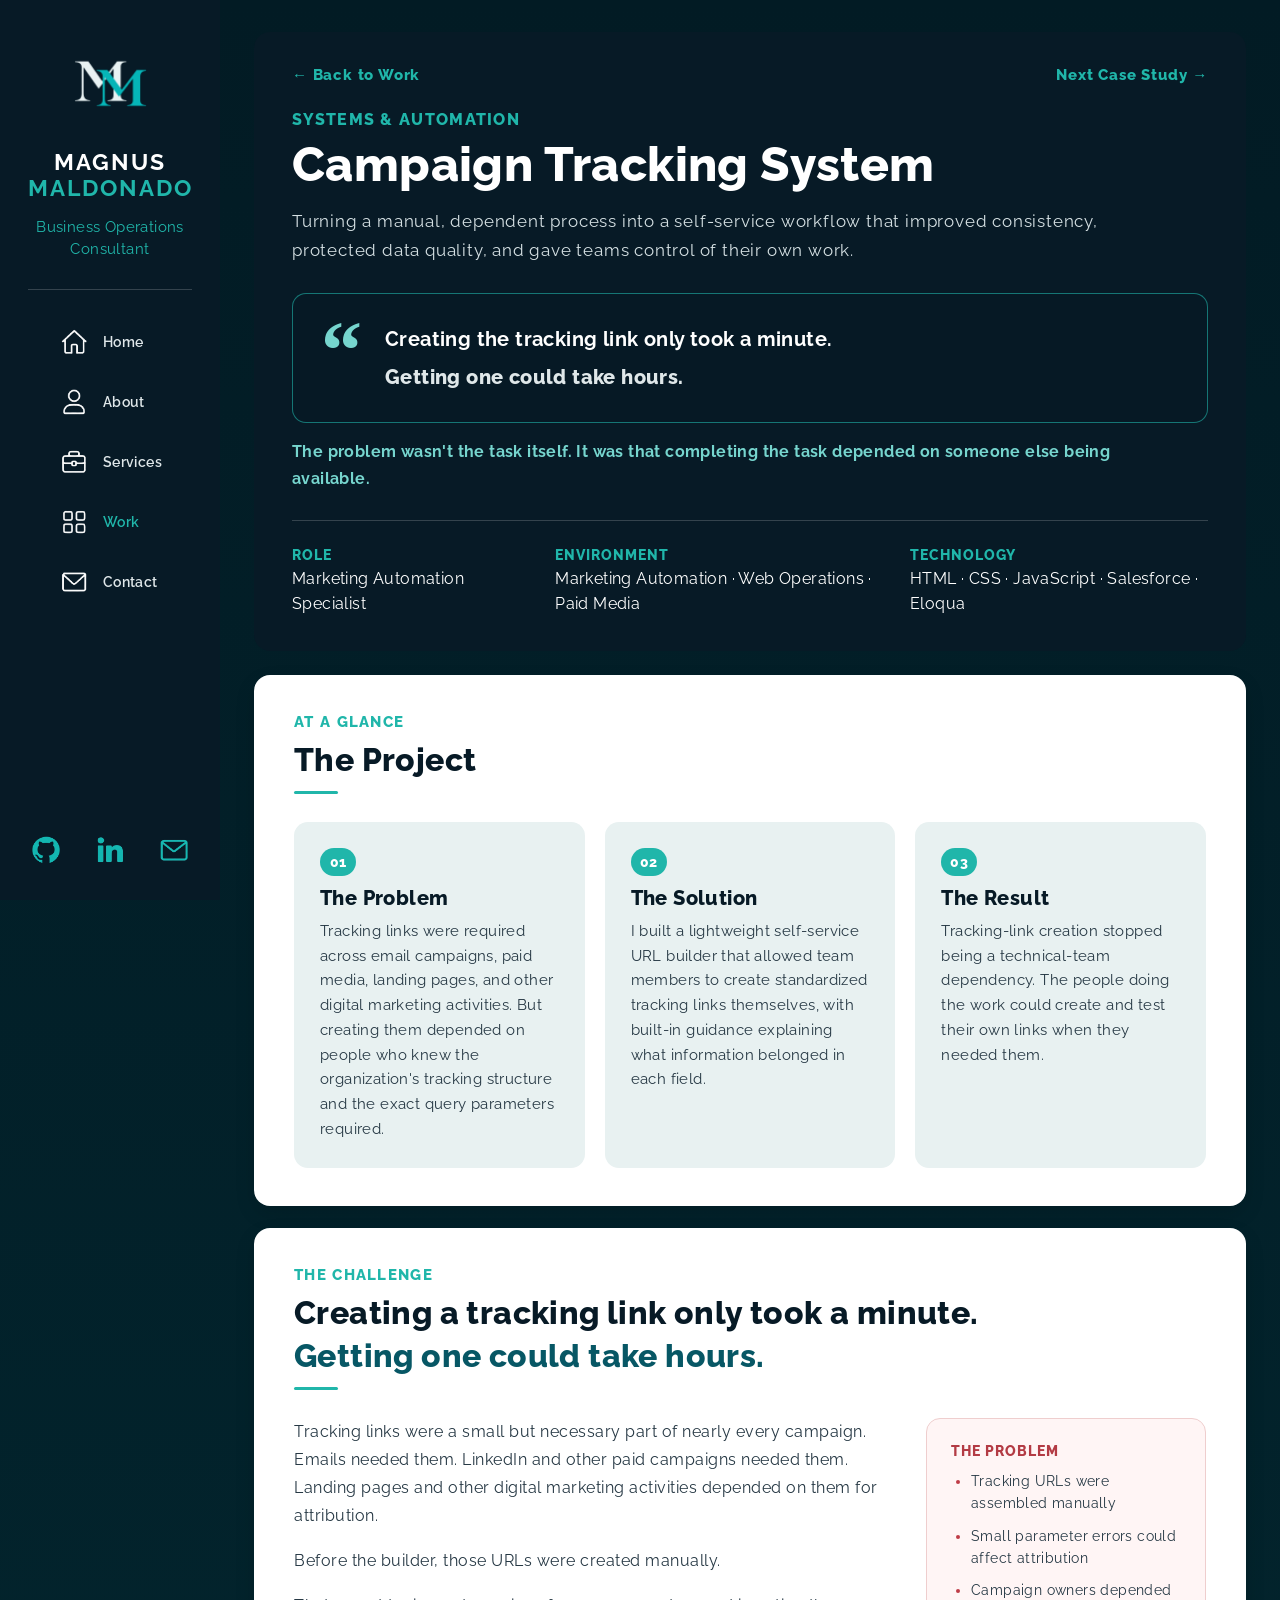
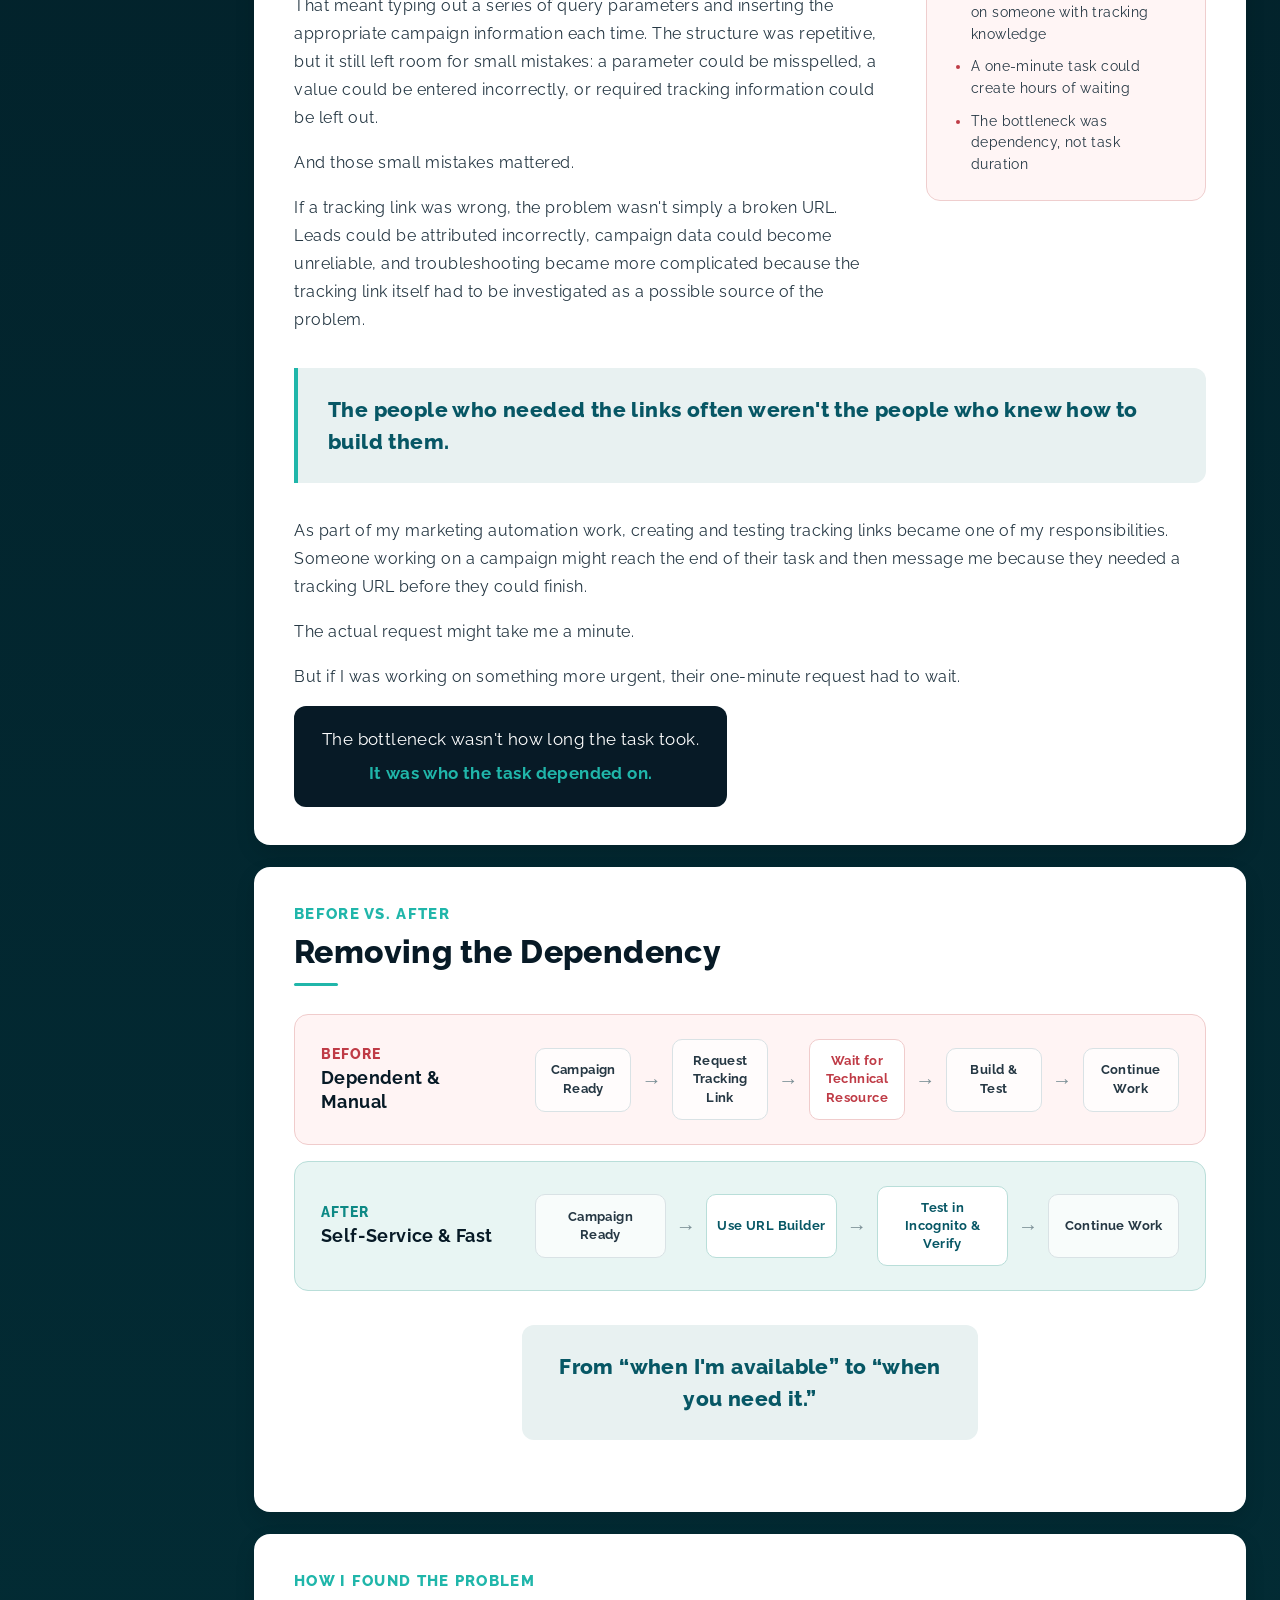
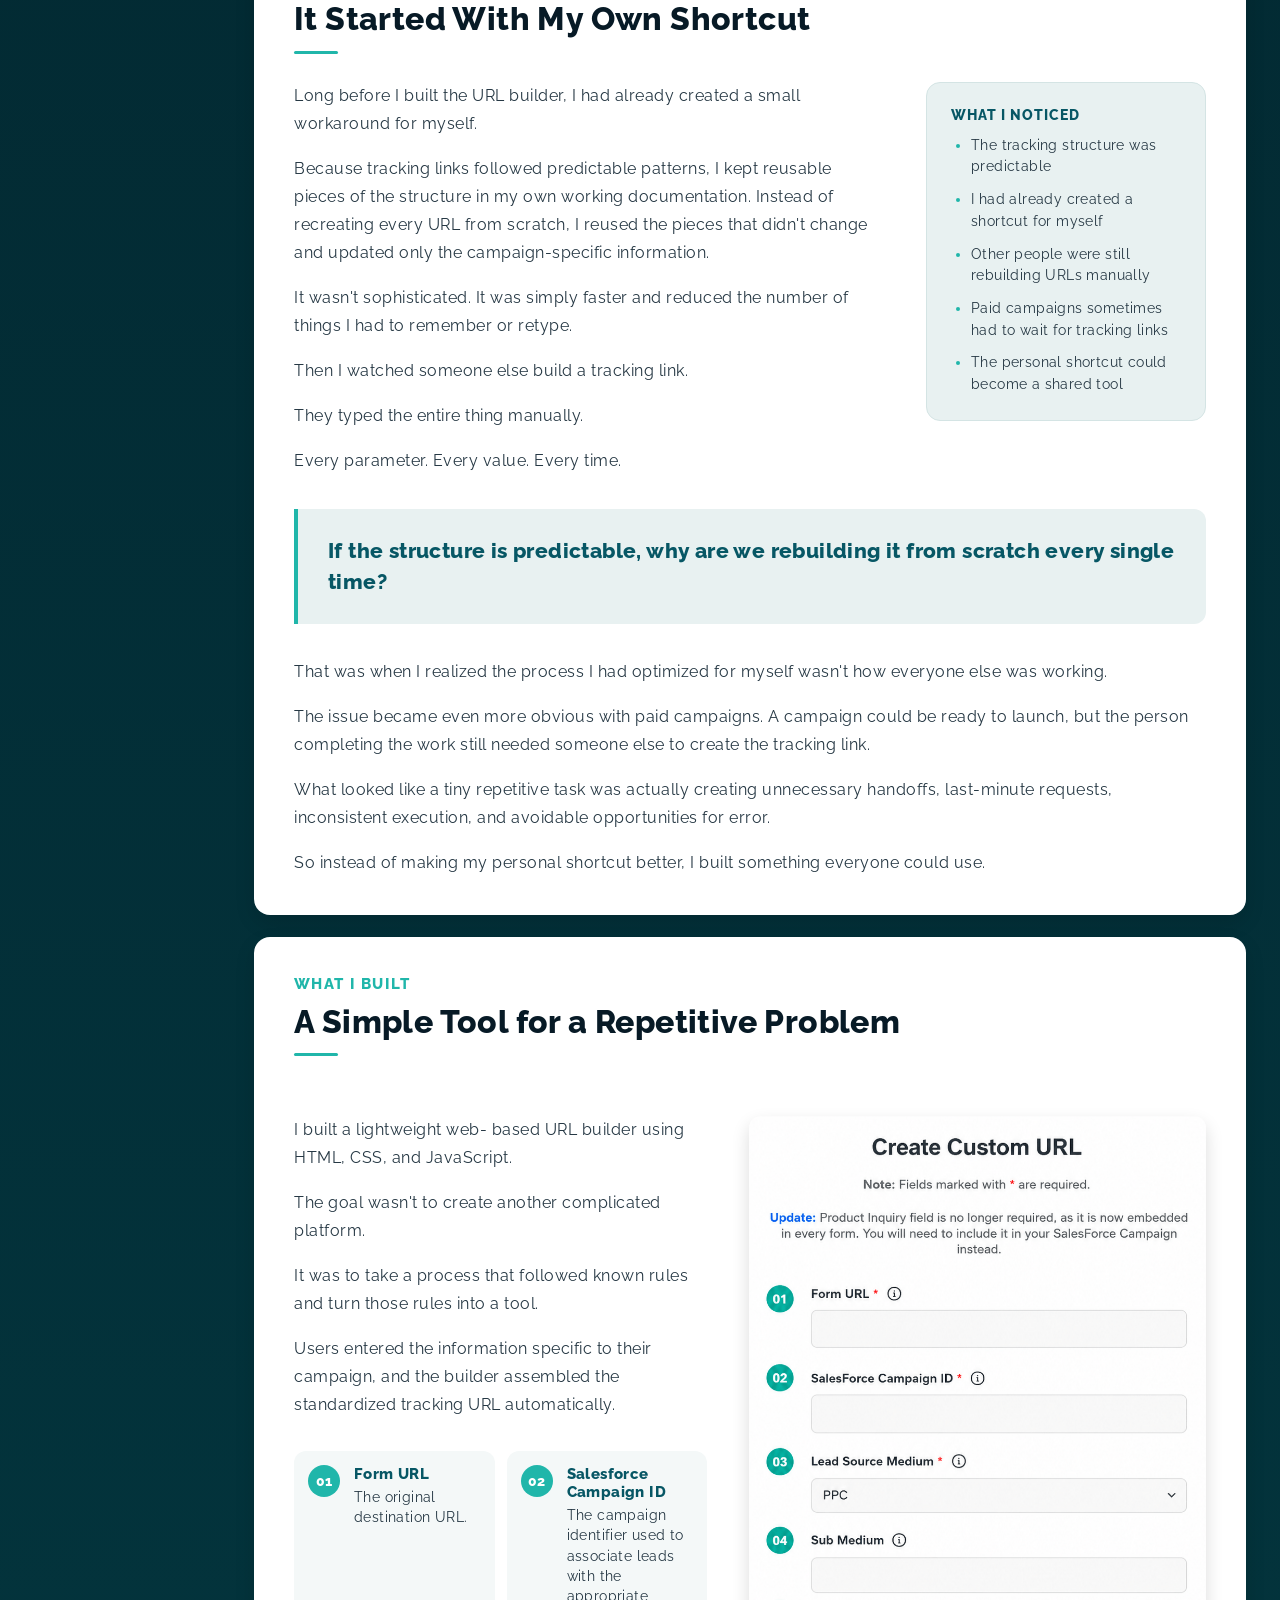
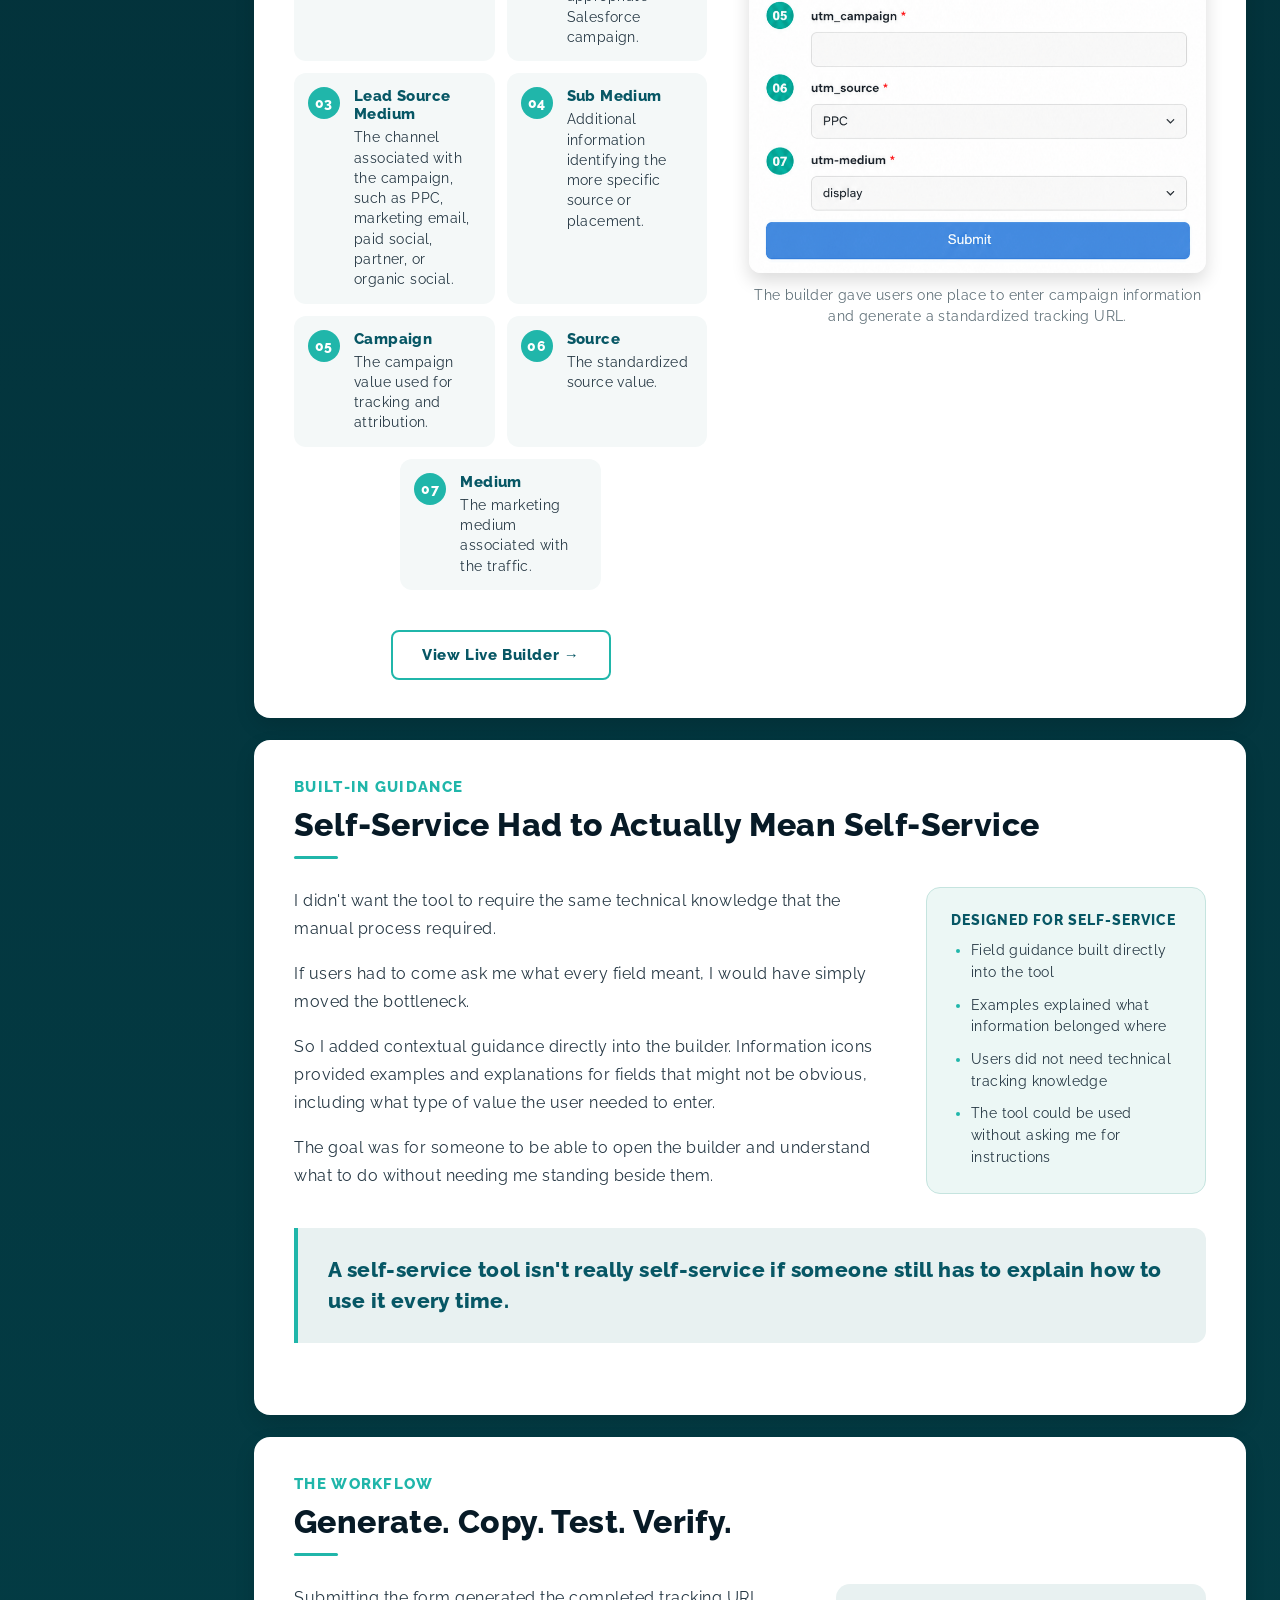
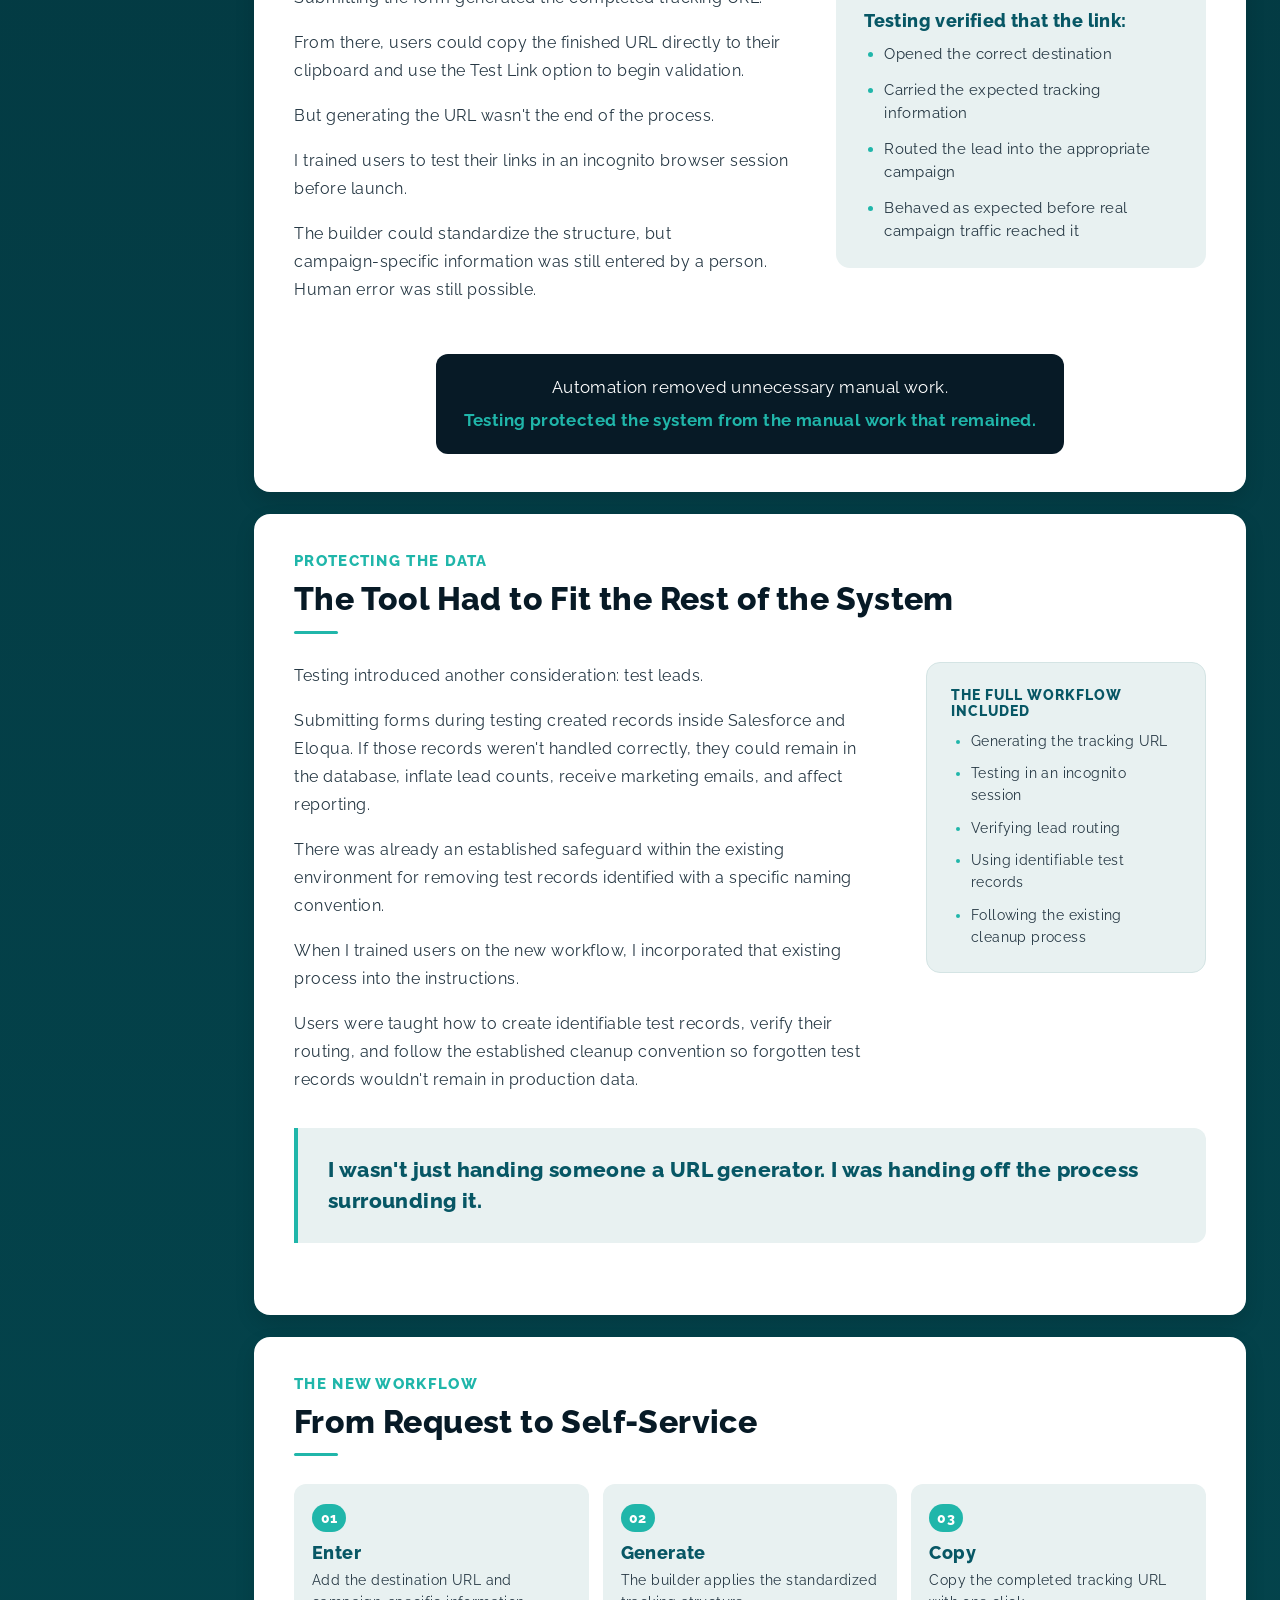
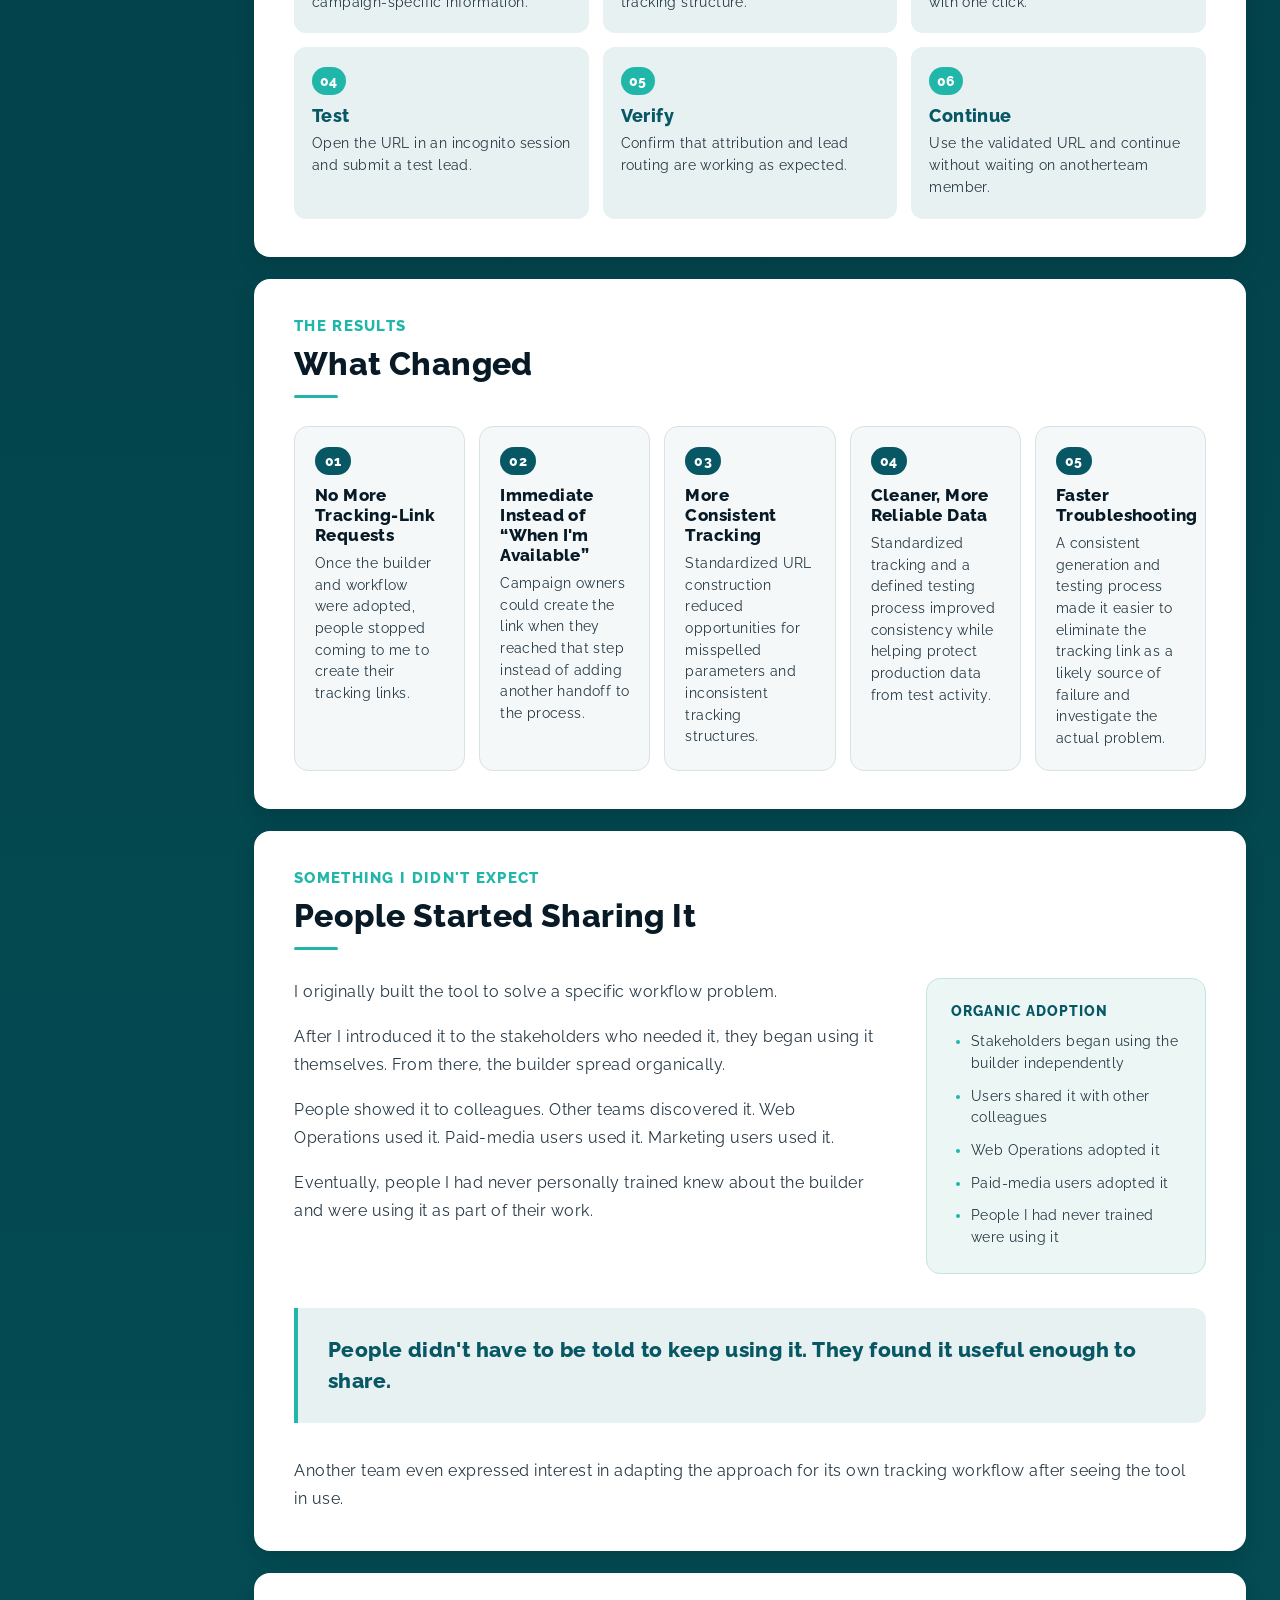
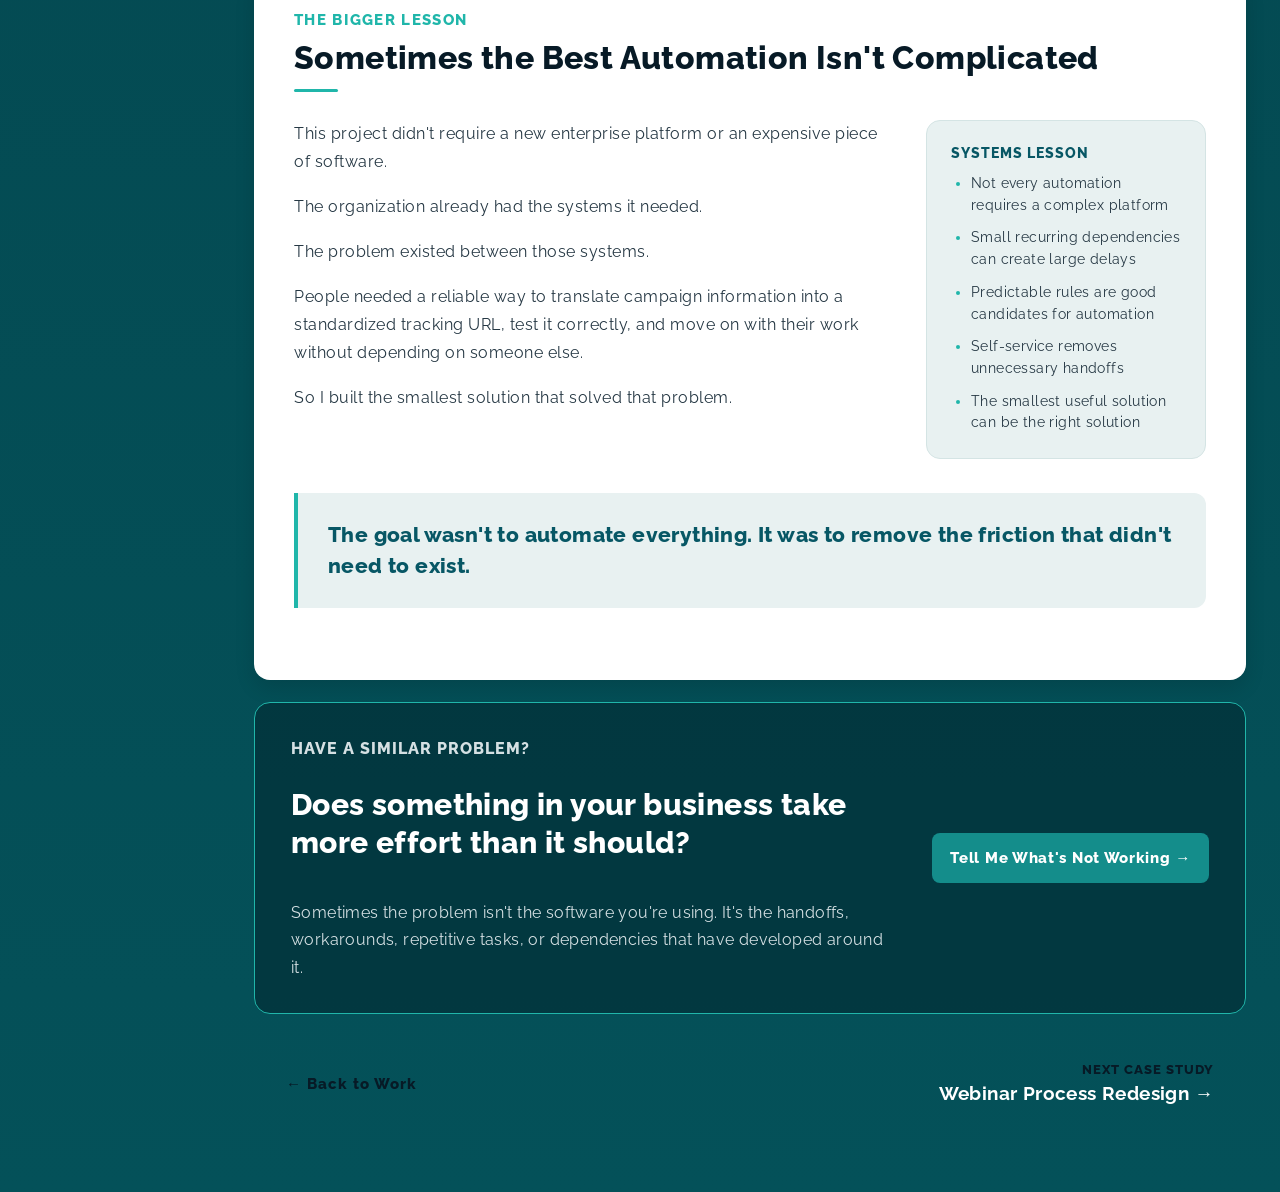
<file: tracking.html>
<!DOCTYPE html>
<html lang="en">
  <head>
    <meta charset="UTF-8" />

    <meta
      name="description"
      content="Campaign Tracking System case study by Magnus Maldonado. A self-service campaign tracking workflow designed to reduce manual work, improve consistency, and protect marketing data quality."
    />

    <meta name="viewport" content="width=device-width, initial-scale=1.0" />

    <title>Campaign Tracking System | Magnus Maldonado</title>

    <!-- FAVICON -->
    <link
      rel="icon"
      type="image/svg+xml"
      href="./assets/imgs/favicon/sitemap.svg"
    />

    <!-- SHARED SITE CSS -->
    <link rel="stylesheet" href="./assets/css/stylesheet.css" />

    <!-- TRACKING PAGE CSS -->
    <link rel="stylesheet" href="./assets/css/tracking.css" />
  </head>
  <body>

    <!-- =========================================================
         MOBILE / TABLET HEADER
         ========================================================= -->

    <div class="mobile-tablet-view">
      <header class="flex">
        <div class="flex brand">
          <img class="logo" src="./assets/imgs/logo.png" alt="Magnus Maldonado logo"/>
          <div class="flex name-container">
            <h2><span style="color: #fff;">Magnus</span> <span style="color: #2B8C83;">Maldonado</span>
            </h2>
            <p>Business Operations Consultant</p>
          </div>
        </div>


        <!-- MOBILE NAV -->

        <nav class="mobile-menu flex mobile-only">
          <ul class="flex">
            <li>
              <a class="menu-link" href="./index.html">Home</a>
            </li>
            <li>
              <a class="menu-link" href="./about.html">About</a>
            </li>
            <li>
              <a class="menu-link" href="./services.html">Services</a>
            </li>
            <li>
              <a class="menu-link" href="./index.html#work">Work</a>
            </li>
            <li>
              <a href="./index.html#contact" class="all-btns menu-link">Contact</a>
            </li>
      </ul>
        </nav>


        <!-- HAMBURGER -->

        <div class="hamburger mobile-only">
          <span class="bar"></span>
          <span class="bar"></span>
          <span class="bar"></span>
        </div>
      </header>
    </div>


    <!-- =========================================================
         DESKTOP SIDEBAR
         ========================================================= -->

    <aside class="desktop-view desktop-sidebar">
      <div class="desktop-brand">
        <img src="./assets/imgs/logo.png" alt="Magnus Maldonado logo" class="desktop-logo"/>
        <h2><span>Magnus</span> <span>Maldonado</span>
        </h2>
        <p>Business Operations Consultant</p>
      </div>
      <div class="sidebar-divider"></div>


      <!-- DESKTOP NAV -->

      <nav class="desktop-nav">
        <a href="./index.html" class="desktop-nav-link">
          <img src="./assets/imgs/icons/icon-home.png" alt="Home Icon" class="desktop-nav-icon"/>
          <span>Home</span>
        </a>
        <a href="./about.html" class="desktop-nav-link">
          <img src="./assets/imgs/icons/icon-person.png" alt="Person Icon" class="desktop-nav-icon"/>
          <span>About</span>
        </a>
        <a href="./services.html" class="desktop-nav-link">
          <img src="./assets/imgs/icons/icon-bag.png" alt="Bag Icon" class="desktop-nav-icon"/>
          <span>Services</span>
        </a>
        <a href="./index.html" class="desktop-nav-link active">
          <img src="./assets/imgs/icons/icon-grid.png" alt="Grid Icon" class="desktop-nav-icon"/>
          <span>Work</span>
        </a>
        <a href="./index.html#contact" class="desktop-nav-link">
          <img src="./assets/imgs/icons/icon-envelope-nav.png" alt="Envelope Icon" class="desktop-nav-icon"/>
          <span>Contact</span>
        </a>
      </nav>


      <!-- DESKTOP SOCIALS -->

      <div class="desktop-socials desktop-socials-full">
        <a href="https://github.com/magnusmaldonado" target="_blank" rel="noopener noreferrer" class="desktop-social-link" aria-label="View my GitHub profile">
          <img src="./assets/imgs/icons/icon-github.png" alt="Github Icon" class="desktop-social-icon"/>
        </a>
        <a href="https://www.linkedin.com/in/josie-linda-maldonado/" target="_blank" rel="noopener noreferrer" class="desktop-social-link" aria-label="View my LinkedIn profile">
          <img src="./assets/imgs/icons/icon-linkedin-nav.png" alt="LinkedIn Icon" class="desktop-social-icon"/>
        </a>
        <a href="https://calendly.com/magnusmaldonado-consulting/30min" target="_blank" rel="noopener noreferrer" class="desktop-social-link" aria-label="Schedule a consultation">
          <img src="./assets/imgs/icons/icon-envelope-teal-nav.png" alt="Envelope Icon" class="desktop-social-icon"/>
        </a>
      </div>
    </aside>
    <main class="case-page">
        <section class="case-hero">
          <div class="case-nav-top">
            <a href="./index.html#work" class="case-back-link">← Back to Work</a>
            <a href="./webinar.html" class="case-next-link">Next Case Study →</a>
          </div>
          <p class="case-eyebrow">Systems &amp; Automation</p>
          <h1>Campaign Tracking System</h1>
          <p class="case-hero-description">Turning a manual, dependent process into a self&#8209;service workflow that improved consistency, protected data quality, and gave teams control of their own work.</p>
            <blockquote class="hero-hook">
              <p>Creating the tracking link only took a minute.</p>
              <strong>Getting one could take hours.</strong>
            </blockquote>
            <p class="hero-hook-followup">The problem wasn't the task itself. It was that completing the task depended on someone else being available.</p>
            <div class="case-hero-meta">
            <div class="case-meta-item">
              <p class="case-meta-label">Role</p>
              <p class="case-meta-value">Marketing Automation Specialist</p>
            </div>
            <div class="case-meta-item">
              <p class="case-meta-label">Environment</p>
              <p class="case-meta-value">Marketing Automation · Web Operations · Paid Media</p>
            </div>
            <div class="case-meta-item">
              <p class="case-meta-label">Technology</p>
              <p class="case-meta-value">HTML · CSS · JavaScript · Salesforce · Eloqua</p>
            </div>
          </div>
        </section>


  <!-- =========================================================
       AT A GLANCE
       ========================================================= -->

        <section class="case-section case-overview">
          <div class="case-section-heading">
            <p class="case-section-eyebrow">At a Glance</p>
            <h2>The Project</h2>
            <div class="case-title-line"></div>
          </div>
          <div class="case-overview-grid">
            <article class="case-overview-card">
              <span class="case-overview-number">01</span>
              <h3>The Problem</h3>
              <p>Tracking links were required across email campaigns, paid media, landing pages, and other digital marketing activities. But creating them depended on people who knew the organization's tracking structure and the exact query parameters required.</p>
            </article>
            <article class="case-overview-card">
              <span class="case-overview-number">02</span>
              <h3>The Solution</h3>
              <p>I built a lightweight self&#8209;service URL builder that allowed team members to create standardized tracking links themselves, with built&#8209;in guidance explaining what information belonged in each field.</p>
            </article>
            <article class="case-overview-card">
              <span class="case-overview-number">03</span>
              <h3>The Result</h3>
              <p>Tracking&#8209;link creation stopped being a technical&#8209;team dependency. The people doing the work could create and test their own links when they needed them.</p>
            </article>
          </div>
        </section>


  <!-- =========================================================
       THE CHALLENGE
       ========================================================= -->

        <section class="case-section">
          <div class="case-section-heading">
            <p class="case-section-eyebrow">The Challenge</p>
            <h2>Creating a tracking link only took a minute. <span>Getting one could take hours.</span>
            </h2>
            <div class="case-title-line"></div>
          </div>
          <div class="scan-layout">
            <div class="case-story">
              <p>Tracking links were a small but necessary part of nearly every campaign. Emails needed them. LinkedIn and other paid campaigns needed them. Landing pages and other digital marketing activities depended on them for attribution.</p>
              <p>Before the builder, those URLs were created manually.</p>
              <p>That meant typing out a series of query parameters and inserting the appropriate campaign information each time. The structure was repetitive, but it still left room for small mistakes: a parameter could be misspelled, a value could be entered incorrectly, or required tracking information could be left out.</p>
              <p>And those small mistakes mattered.</p>
              <p>If a tracking link was wrong, the problem wasn't simply a broken URL. Leads could be attributed incorrectly, campaign data could become unreliable, and troubleshooting became more complicated because the tracking link itself had to be investigated as a possible source of the problem.</p>
            </div>
            <aside class="quick-scan-card quick-scan-problem">
              <p class="quick-scan-label">The Problem</p>
              <ul>
                <li>Tracking URLs were assembled manually</li>
                <li>Small parameter errors could affect attribution</li>
                <li>Campaign owners depended on someone with tracking knowledge</li>
                <li>A one-minute task could create hours of waiting</li>
                <li>The bottleneck was dependency, not task duration</li>
              </ul>
            </aside>
          </div>
          <blockquote class="case-quote">The people who needed the links often weren't the people who knew how to build them.</blockquote>
          <div class="case-story">
            <p>As part of my marketing automation work, creating and testing tracking links became one of my responsibilities. Someone working on a campaign might reach the end of their task and then message me because they needed a tracking URL before they could finish.</p>
            <p>The actual request might take me a minute.</p>
            <p>But if I was working on something more urgent, their one&#8209;minute request had to wait.</p>
          </div>
          <div class="case-emphasis">
            <p>The bottleneck wasn't how long the task took. <strong>It was who the task depended on.</strong></p>
          </div>
        </section>


  <!-- =========================================================
       BEFORE VS AFTER
       ========================================================= -->

        <section class="case-section">
          <div class="case-section-heading">
            <p class="case-section-eyebrow">Before vs. After</p>
            <h2>Removing the Dependency</h2>
            <div class="case-title-line"></div>
          </div>
      

  <!-- BEFORE -->

          <div class="tracking-comparison">
            <div class="tracking-process tracking-process-before">
              <div class="tracking-process-heading">
                <span>Before</span>
                <strong>Dependent &amp; Manual</strong>
              </div>
              <div class="tracking-process-flow">
                <div class="tracking-process-step">Campaign Ready</div>
                <div class="tracking-process-arrow">→</div>
                <div class="tracking-process-step">Request Tracking Link</div>
                <div class="tracking-process-arrow">→</div>
                <div class="tracking-process-step tracking-process-problem">Wait for Technical Resource</div>
                <div class="tracking-process-arrow">→</div>
                <div class="tracking-process-step">Build &amp; Test</div>
                <div class="tracking-process-arrow">→</div>
                <div class="tracking-process-step">Continue Work</div>
              </div>          
            </div>


  <!-- AFTER -->

            <div class="tracking-process tracking-process-after">
              <div class="tracking-process-heading">
                <span>After</span>
                <strong>Self&#8209;Service &amp; Fast</strong>
              </div>
              <div class="tracking-process-flow">
                <div class="tracking-process-step">Campaign Ready</div>
                <div class="tracking-process-arrow">→</div>
                <div class="tracking-process-step tracking-process-solution">Use URL Builder</div>
                <div class="tracking-process-arrow">→</div>
                <div class="tracking-process-step tracking-process-solution">Test in Incognito &amp; Verify</div>
                <div class="tracking-process-arrow">→</div>
                <div class="tracking-process-step">Continue Work</div>
              </div>
            </div>
          </div>
          <blockquote class="case-quote case-quote-centered">From “when I'm available” to “when you need it.”</blockquote>
        </section>


  <!-- =========================================================
       HOW I FOUND THE PROBLEM
       ========================================================= -->

        <section class="case-section">
          <div class="case-section-heading">
            <p class="case-section-eyebrow">How I Found the Problem</p>
            <h2>It Started With My Own Shortcut</h2>
            <div class="case-title-line"></div>
          </div>
          <div class="scan-layout">
            <div class="case-story">
              <p>Long before I built the URL builder, I had already created a small workaround for myself.</p>
              <p>Because tracking links followed predictable patterns, I kept reusable pieces of the structure in my own working documentation. Instead of recreating every URL from scratch, I reused the pieces that didn't change and updated only the campaign&#8209;specific information.</p>
              <p>It wasn't sophisticated. It was simply faster and reduced the number of things I had to remember or retype.</p>
              <p>Then I watched someone else build a tracking link.</p>
              <p>They typed the entire thing manually.</p>
              <p>Every parameter. Every value. Every time.</p>
            </div>
            <aside class="quick-scan-card">
              <p class="quick-scan-label">What I Noticed</p>
              <ul>
                <li>The tracking structure was predictable</li>
                <li>I had already created a shortcut for myself</li>
                <li>Other people were still rebuilding URLs manually</li>
                <li>Paid campaigns sometimes had to wait for tracking links</li>
                <li>The personal shortcut could become a shared tool</li>
              </ul>
            </aside>
          </div>
          <blockquote class="case-quote">If the structure is predictable, why are we rebuilding it from scratch every single time?</blockquote>
          <div class="case-story">
            <p>That was when I realized the process I had optimized for myself wasn't how everyone else was working.</p>
            <p>The issue became even more obvious with paid campaigns. A campaign could be ready to launch, but the person completing the work still needed someone else to create the tracking link.</p>
            <p>What looked like a tiny repetitive task was actually creating unnecessary handoffs, last&#8209;minute requests, inconsistent execution, and avoidable opportunities for error.</p>
            <p>So instead of making my personal shortcut better, I built something everyone could use.</p>
          </div>
        </section>


  <!-- =========================================================
       WHAT I BUILT
       ========================================================= -->

        <section class="case-section case-built">
          <div class="case-section-heading">
            <p class="case-section-eyebrow">What I Built</p>
            <h2>A Simple Tool for a Repetitive Problem</h2>
            <div class="case-title-line"></div>
          </div>
          <div class="case-story">
            <p>I built a lightweight web&#8209;     based URL builder using HTML, CSS, and JavaScript.</p>
            <p>The goal wasn't to create another complicated platform.</p>
            <p>It was to take a process that followed known rules and turn those rules into a tool.</p>
            <p>Users entered the information specific to their campaign, and the builder assembled the standardized tracking URL automatically.</p>
          </div>


    <!-- BUILDER SCREENSHOT -->

          <figure class="builder-figure">
            <img src="./assets/imgs/case-studies/campaign-url-builder.png" alt="Campaign tracking URL builder" class="builder-image"/>
            <figcaption>The builder gave users one place to enter campaign information and generate a standardized tracking URL.</figcaption>
          </figure>


    <!-- BUILDER FIELDS -->

          <div class="builder-fields">
            <article class="builder-field-card">
              <span>01</span>
              <div>
                <h3>Form URL</h3>
                <p>The original destination URL.</p>
              </div>
            </article>
            <article class="builder-field-card">
              <span>02</span>
              <div>
                <h3>Salesforce Campaign ID</h3>
                <p>The campaign identifier used to associate leads with the appropriate Salesforce campaign.</p>
              </div>
            </article>
            <article class="builder-field-card">
              <span>03</span>
              <div>
                <h3>Lead Source Medium</h3>
                <p>The channel associated with the campaign, such as PPC, marketing email, paid social, partner, or organic social.</p>
              </div>
            </article>
            <article class="builder-field-card">
              <span>04</span>
              <div>
                <h3>Sub Medium</h3>
                <p>Additional information identifying the more specific source or placement.</p>
              </div>
            </article>
            <article class="builder-field-card">
              <span>05</span>
              <div>
                <h3>Campaign</h3>
                <p>The campaign value used for tracking and attribution.</p>
              </div>
            </article>
            <article class="builder-field-card">
              <span>06</span>
              <div>
                <h3>Source</h3>
                <p>The standardized source value.</p>
              </div>
            </article>
            <article class="builder-field-card">
              <span>07</span>
              <div>
                <h3>Medium</h3>
                <p>The marketing medium associated with the traffic.</p>
              </div>
            </article>
          </div>


    <!-- LIVE BUILDER LINK -->

          <a href="ADD LIVE BUILDER LINK" target="_blank" rel="noopener noreferrer" class="case-outline-btn">View Live Builder →</a>

        </section>


  <!-- =========================================================
       BUILT-IN GUIDANCE
       ========================================================= -->

        <section class="case-section">
          <div class="case-section-heading">
            <p class="case-section-eyebrow">Built&#8209;In Guidance</p>
            <h2>Self&#8209;Service Had to Actually Mean Self&#8209;Service</h2>
            <div class="case-title-line"></div>
          </div>
          <div class="scan-layout">
            <div class="case-story">
              <p>I didn't want the tool to require the same technical knowledge that the manual process required.</p>
              <p>If users had to come ask me what every field meant, I would have simply moved the bottleneck.</p>
              <p>So I added contextual guidance directly into the builder. Information icons provided examples and explanations for fields that might not be obvious, including what type of value the user needed to enter.</p>
              <p>The goal was for someone to be able to open the builder and understand what to do without needing me standing beside them.</p>
            </div>
            <aside class="quick-scan-card quick-scan-solution">
              <p class="quick-scan-label">Designed for Self&#8209;Service</p>
                <ul>
                  <li>Field guidance built directly into the tool</li>
                  <li>Examples explained what information belonged where</li>
                  <li>Users did not need technical tracking knowledge</li>
                  <li>The tool could be used without asking me for instructions</li>
                </ul>
            </aside>
          </div>
          <blockquote class="case-quote">A self&#8209;service tool isn't really self&#8209;service if someone still has to explain how to use it every time.</blockquote>
        </section>


  <!-- =========================================================
       TESTING WORKFLOW
       ========================================================= -->

          <section class="case-section">
            <div class="case-section-heading">
              <p class="case-section-eyebrow">The Workflow</p>
              <h2>Generate. Copy. Test. Verify.</h2>
              <div class="case-title-line"></div>
            </div>
            <div class="testing-layout">
              <div class="case-story">
                <p>Submitting the form generated the completed tracking URL.</p>
                <p>From there, users could copy the finished URL directly to their clipboard and use the Test Link option to begin validation.</p>
                <p>But generating the URL wasn't the end of the process.</p>
                <p>I trained users to test their links in an incognito browser session before launch.</p>
                <p>The builder could standardize the structure, but campaign&#8209;specific information was still entered by a person. Human error was still possible.</p>
              </div>
              <div class="verification-card">
                <h3>Testing verified that the link:</h3>
                <ul>
                  <li>Opened the correct destination</li>
                  <li>Carried the expected tracking information</li>
                  <li>Routed the lead into the appropriate campaign</li>
                  <li>Behaved as expected before real campaign traffic reached it</li>
                </ul>
              </div>
              <div class="case-emphasis">
                <p>Automation removed unnecessary manual work. <strong>Testing protected the system from the manual work that remained.</strong></p>
              </div>
            </div>
          </section>


  <!-- =========================================================
       DATA QUALITY
       ========================================================= -->

          <section class="case-section">
            <div class="case-section-heading">
              <p class="case-section-eyebrow">Protecting the Data</p>
              <h2>The Tool Had to Fit the Rest of the System</h2>
              <div class="case-title-line"></div>
            </div>
            <div class="scan-layout">
              <div class="case-story">
                <p>Testing introduced another consideration: test leads.</p>
                <p>Submitting forms during testing created records inside Salesforce and Eloqua. If those records weren't handled correctly, they could remain in the database, inflate lead counts, receive marketing emails, and affect reporting.</p>
                <p>There was already an established safeguard within the existing environment for removing test records identified with a specific naming convention.</p>
                <p>When I trained users on the new workflow, I incorporated that existing process into the instructions.</p>
                <p>Users were taught how to create identifiable test records, verify their routing, and follow the established cleanup convention so forgotten test records wouldn't remain in production data.</p>
              </div>
              <aside class="quick-scan-card">
                <p class="quick-scan-label">The Full Workflow Included</p>
                <ul>
                  <li>Generating the tracking URL</li>
                  <li>Testing in an incognito session</li>
                  <li>Verifying lead routing</li>
                  <li>Using identifiable test records</li>
                  <li>Following the existing cleanup process</li>
                </ul>
              </aside>
            </div>
            <blockquote class="case-quote">I wasn't just handing someone a URL generator. I was handing off the process surrounding it.</blockquote>
          </section>


  <!-- =========================================================
       NEW WORKFLOW
       ========================================================= -->

          <section class="case-section">
            <div class="case-section-heading">
              <p class="case-section-eyebrow">The New Workflow</p>
              <h2>From Request to Self&#8209;Service</h2>
              <div class="case-title-line"></div>
            </div>
            <div class="workflow-grid">
              <article class="workflow-step-card">
                <span>01</span>
                <h3>Enter</h3>
                <p>Add the destination URL and campaign&#8209;specific information.</p>
              </article>
              <article class="workflow-step-card">
                <span>02</span>
                <h3>Generate</h3>
                <p>The builder applies the standardized tracking structure.</p>
              </article>
              <article class="workflow-step-card">
                <span>03</span>
                <h3>Copy</h3>
                <p>Copy the completed tracking URL with one click.</p>
              </article>
              <article class="workflow-step-card">
                <span>04</span>
                <h3>Test</h3>
                <p>Open the URL in an incognito session and submit a test lead.</p>
              </article>
              <article class="workflow-step-card">
                <span>05</span>
                <h3>Verify</h3>
                <p>Confirm that attribution and lead routing are working as expected.</p>
              </article>
              <article class="workflow-step-card">
                <span>06</span>
                <h3>Continue</h3>
                <p>Use the validated URL and continue without waiting on anotherteam member.</p>
              </article>
            </div>
          </section>


  <!-- =========================================================
       RESULTS
       ========================================================= -->

          <section class="case-section">
            <div class="case-section-heading">
              <p class="case-section-eyebrow">The Results</p>
              <h2>What Changed</h2>
              <div class="case-title-line"></div>
            </div>
            <div class="results-grid">
              <article class="result-card">
                <span class="result-number">01</span>
                <h3>No More Tracking&#8209;Link Requests</h3>
                <p>Once the builder and workflow were adopted, people stopped coming to me to create their tracking links.</p>
              </article>
              <article class="result-card">
                <span class="result-number">02</span>
                <h3>Immediate Instead of “When I'm Available”</h3>
                <p>Campaign owners could create the link when they reached that step instead of adding another handoff to the process.</p>
              </article>
              <article class="result-card">
                <span class="result-number">03</span>
                <h3>More Consistent Tracking</h3>
                <p>Standardized URL construction reduced opportunities for misspelled parameters and inconsistent tracking structures.</p>
              </article>
              <article class="result-card">
                <span class="result-number">04</span>
                <h3>Cleaner, More Reliable Data</h3>
                <p>Standardized tracking and a defined testing process improved consistency while helping protect production data from test activity.</p>
              </article>
              <article class="result-card">
                <span class="result-number">05</span>
                <h3>Faster Troubleshooting</h3>
                <p>A consistent generation and testing process made it easier to eliminate the tracking link as a likely source of failure and investigate the actual problem.</p>
              </article>
            </div>
          </section>


  <!-- =========================================================
       ORGANIC ADOPTION
       ========================================================= -->

          <section class="case-section adoption-section">
            <div class="case-section-heading">
              <p class="case-section-eyebrow">Something I Didn't Expect</p>
              <h2>People Started Sharing It</h2>
              <div class="case-title-line"></div>
            </div>
            <div class="scan-layout">
              <div class="case-story">
                <p>I originally built the tool to solve a specific workflow problem.</p>
                <p>After I introduced it to the stakeholders who needed it, they began using it themselves. From there, the builder spread organically.</p>
                <p>People showed it to colleagues. Other teams discovered it. Web Operations used it. Paid&#8209;media users used it. Marketing users used it.</p>
                <p>Eventually, people I had never personally trained knew about the builder and were using it as part of their work.</p>
              </div>
              <aside class="quick-scan-card quick-scan-solution">
                <p class="quick-scan-label">Organic Adoption</p>
                <ul>
                  <li>Stakeholders began using the builder independently</li>
                  <li>Users shared it with other colleagues</li>
                  <li>Web Operations adopted it</li>
                  <li>Paid-media users adopted it</li>
                  <li>People I had never trained were using it</li>
                </ul>
              </aside>
            </div>
            <blockquote class="case-quote">People didn't have to be told to keep using it. They found it useful enough to share.</blockquote>
            <div class="case-story">
              <p>Another team even expressed interest in adapting the approach for its own tracking workflow after seeing the tool in use.</p>
            </div>
          </section>


  <!-- =========================================================
       BIGGER LESSON
       ========================================================= -->

          <section class="case-section lesson-section">
            <div class="case-section-heading">
              <p class="case-section-eyebrow">The Bigger Lesson</p>
              <h2>Sometimes the Best Automation Isn't Complicated</h2>
              <div class="case-title-line"></div>
            </div>
            <div class="scan-layout">
              <div class="case-story">
                <p>This project didn't require a new enterprise platform or an expensive piece of software.</p>
                <p>The organization already had the systems it needed.</p>
                <p>The problem existed between those systems.</p>
                <p>People needed a reliable way to translate campaign information into a standardized tracking URL, test it correctly, and move on with their work without depending on someone else.</p>
                <p>So I built the smallest solution that solved that problem.</p>
              </div>
              <aside class="quick-scan-card">
                <p class="quick-scan-label">Systems Lesson</p>
                <ul>
                  <li>Not every automation requires a complex platform</li>
                  <li>Small recurring dependencies can create large delays</li>
                  <li>Predictable rules are good candidates for automation</li>
                  <li>Self-service removes unnecessary handoffs</li>
                  <li>The smallest useful solution can be the right solution</li>
                </ul>
              </aside>
            </div>
            <blockquote class="case-quote">The goal wasn't to automate everything. It was to remove the friction that didn't need to exist.</blockquote>
          </section>


  <!-- =========================================================
       CTA
       ========================================================= -->

          <section class="case-cta">
            <p class="case-cta-eyebrow">Have a similar problem?</p>
            <h2>Does something in your business take more effort than it should?</h2>
            <p>Sometimes the problem isn't the software you're using. It's the handoffs, workarounds, repetitive tasks, or dependencies that have developed around it.</p>
            <a href="https://calendly.com/magnusmaldonado-consulting/30min" target="_blank" class="case-cta-btn">Tell Me What's Not Working →</a>
          </section>
          <div class="case-nav-bottom">
            <a href="./index.html#work" class="case-nav-secondary">← Back to Work</a>
            <a href="webinar.html" class="case-nav-next"><span>Next Case Study</span> <strong>Webinar Process Redesign →</strong></a>
          </div>
        </main>
    <a href="#" class="back-to-top" aria-label="Back to top">↑</a>    
    <script src="./assets/js/script.js"></script>
  </body>
</html>
</file>
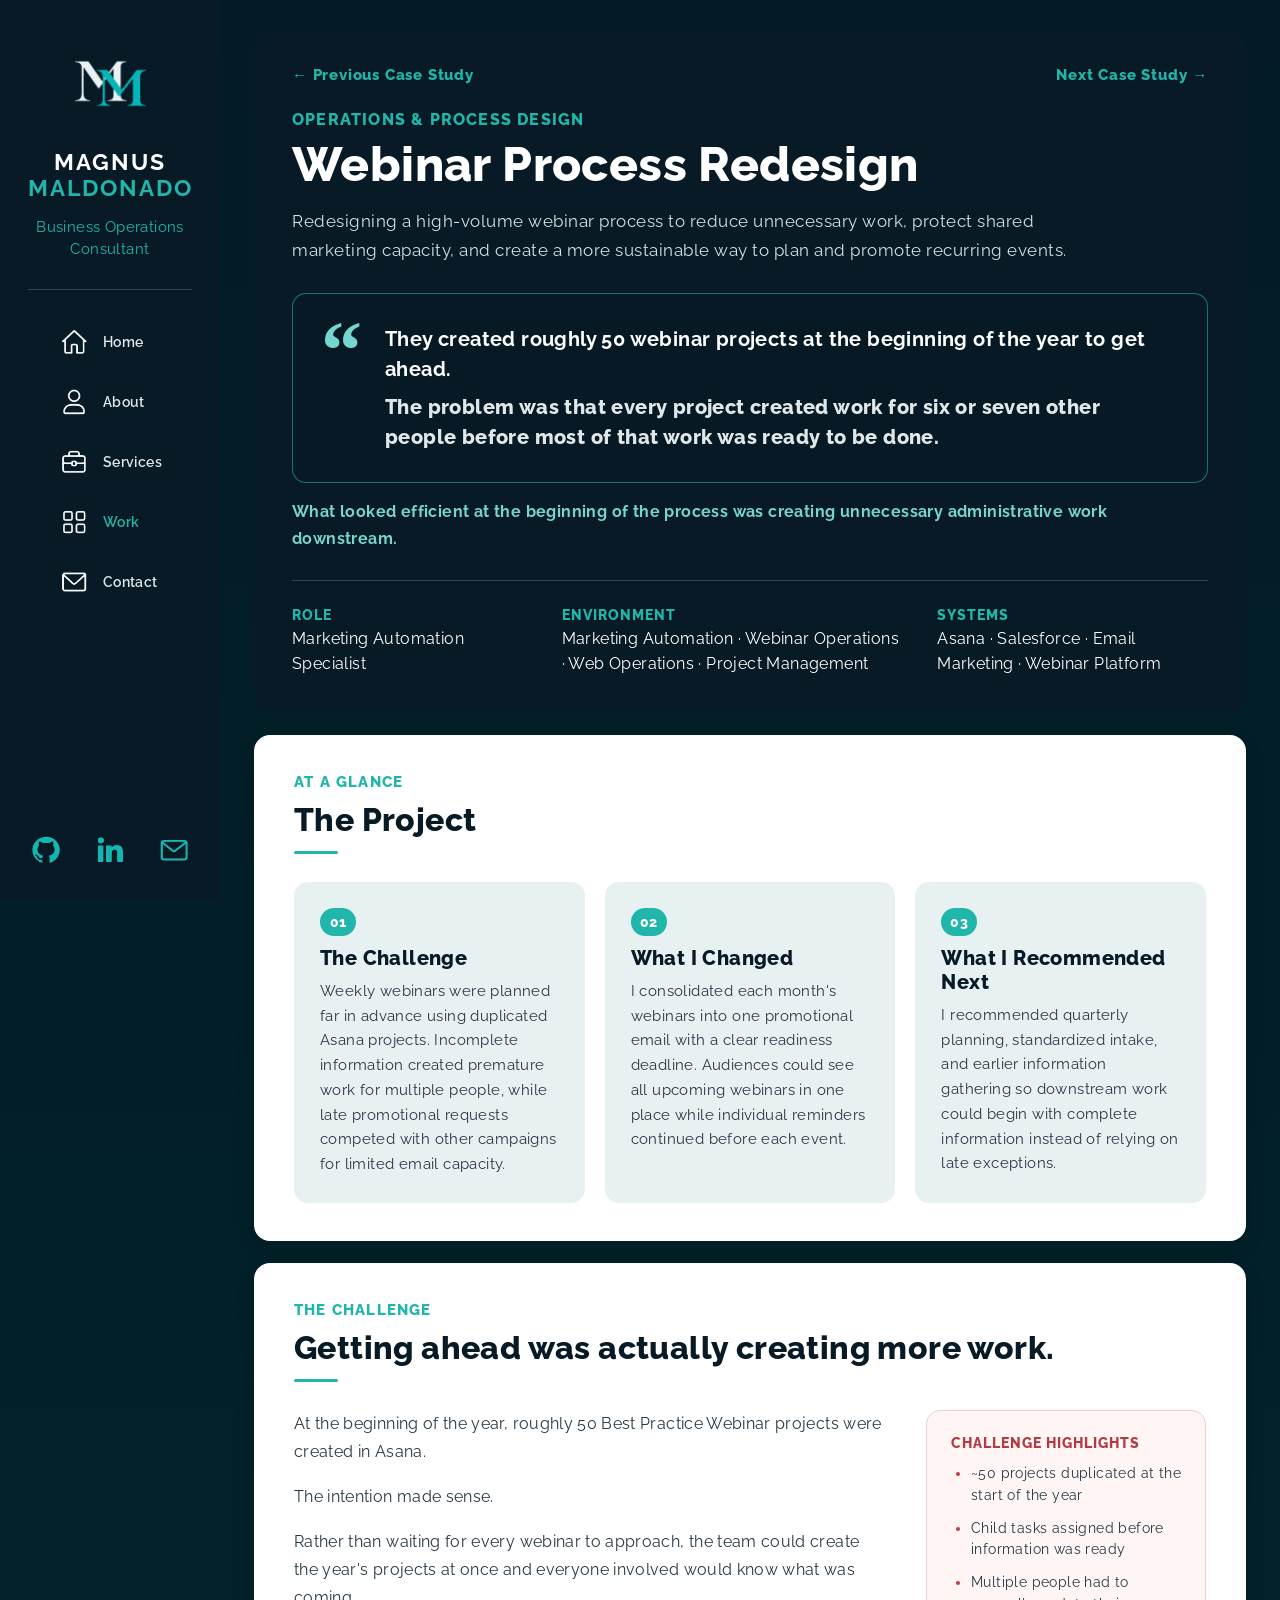
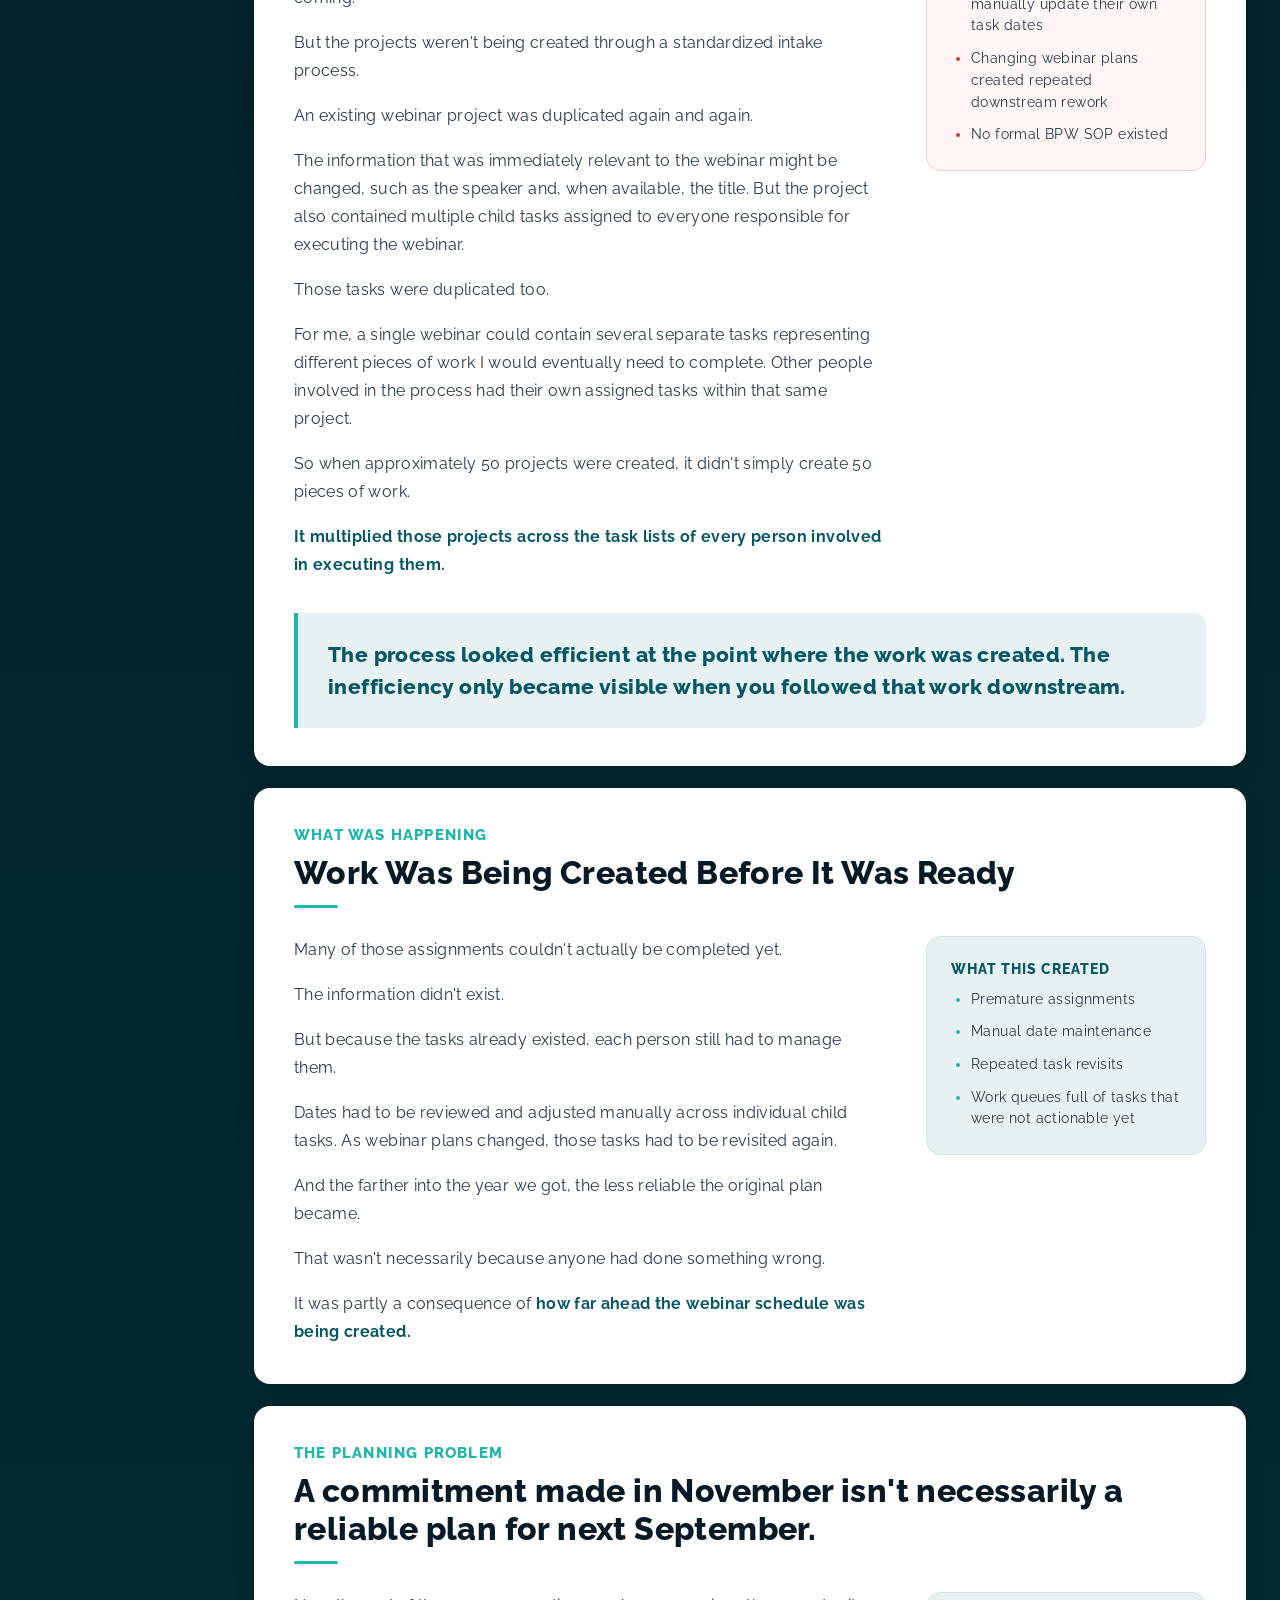
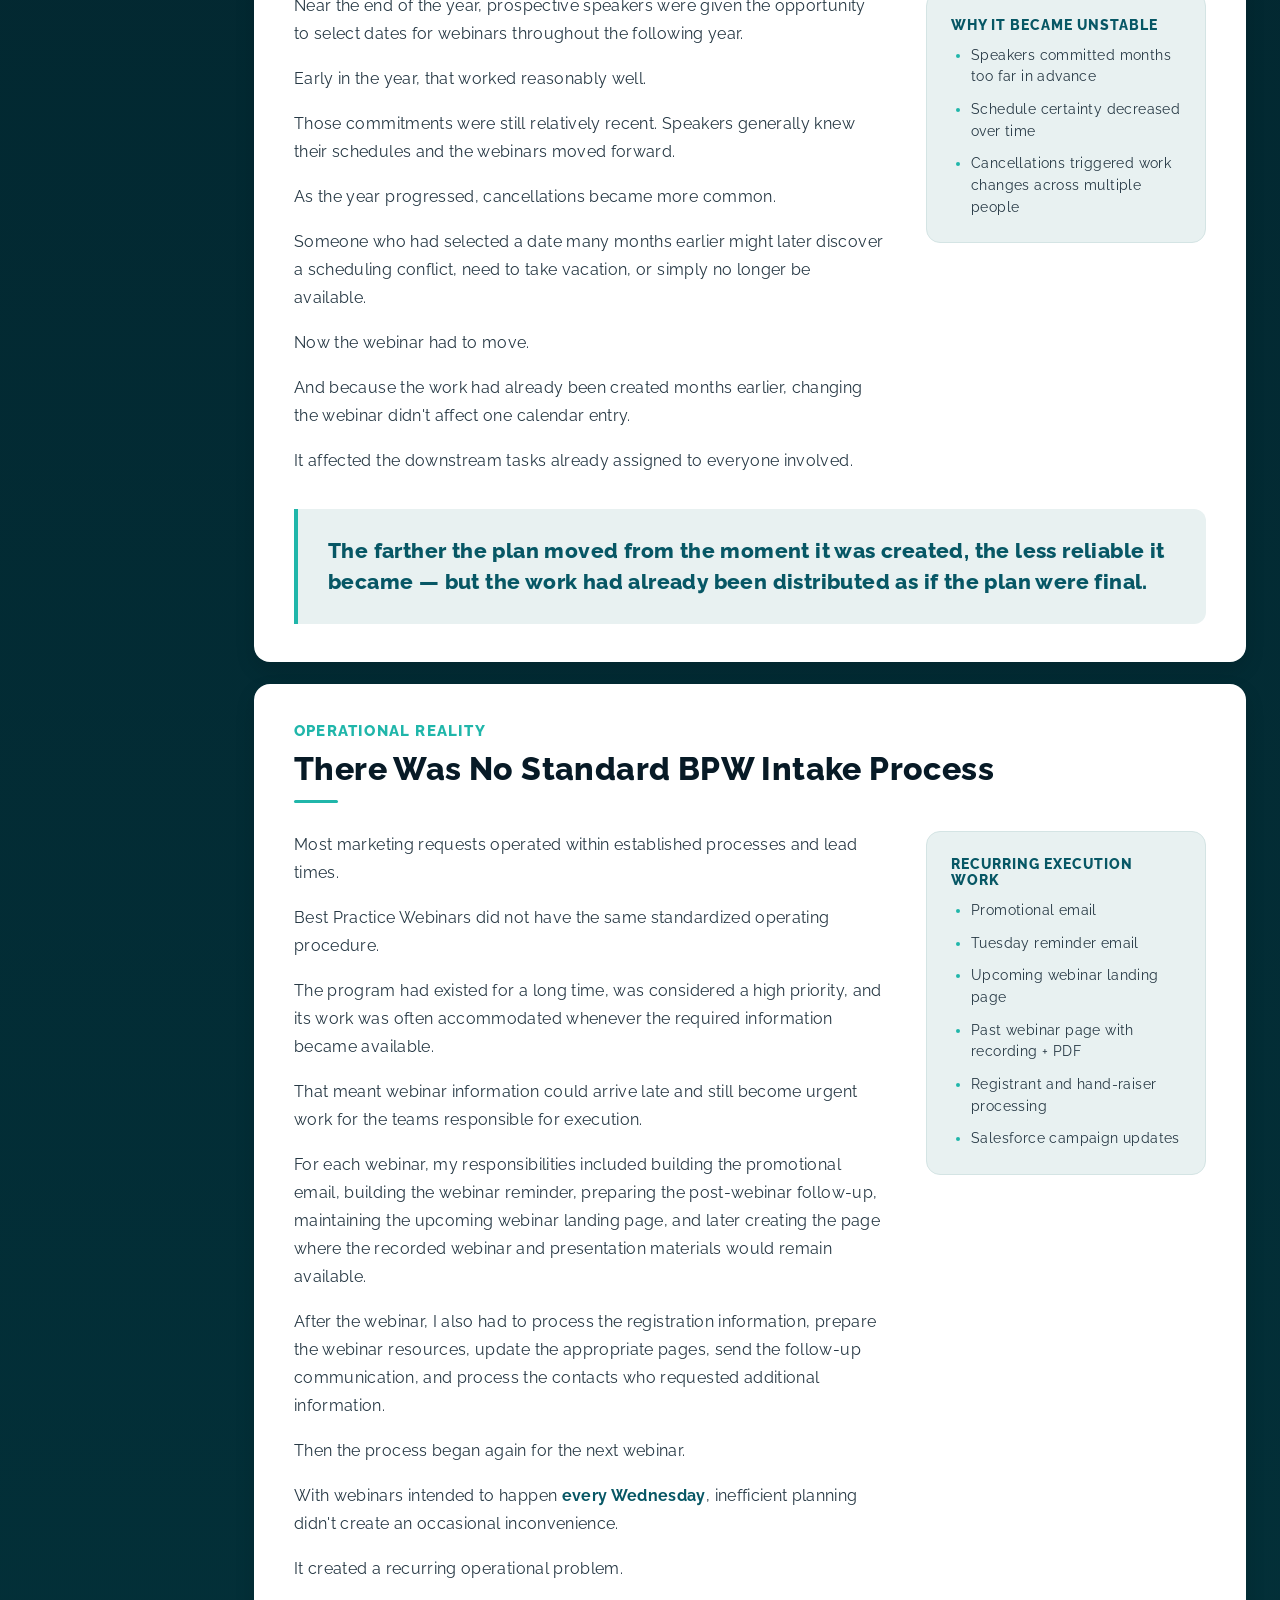
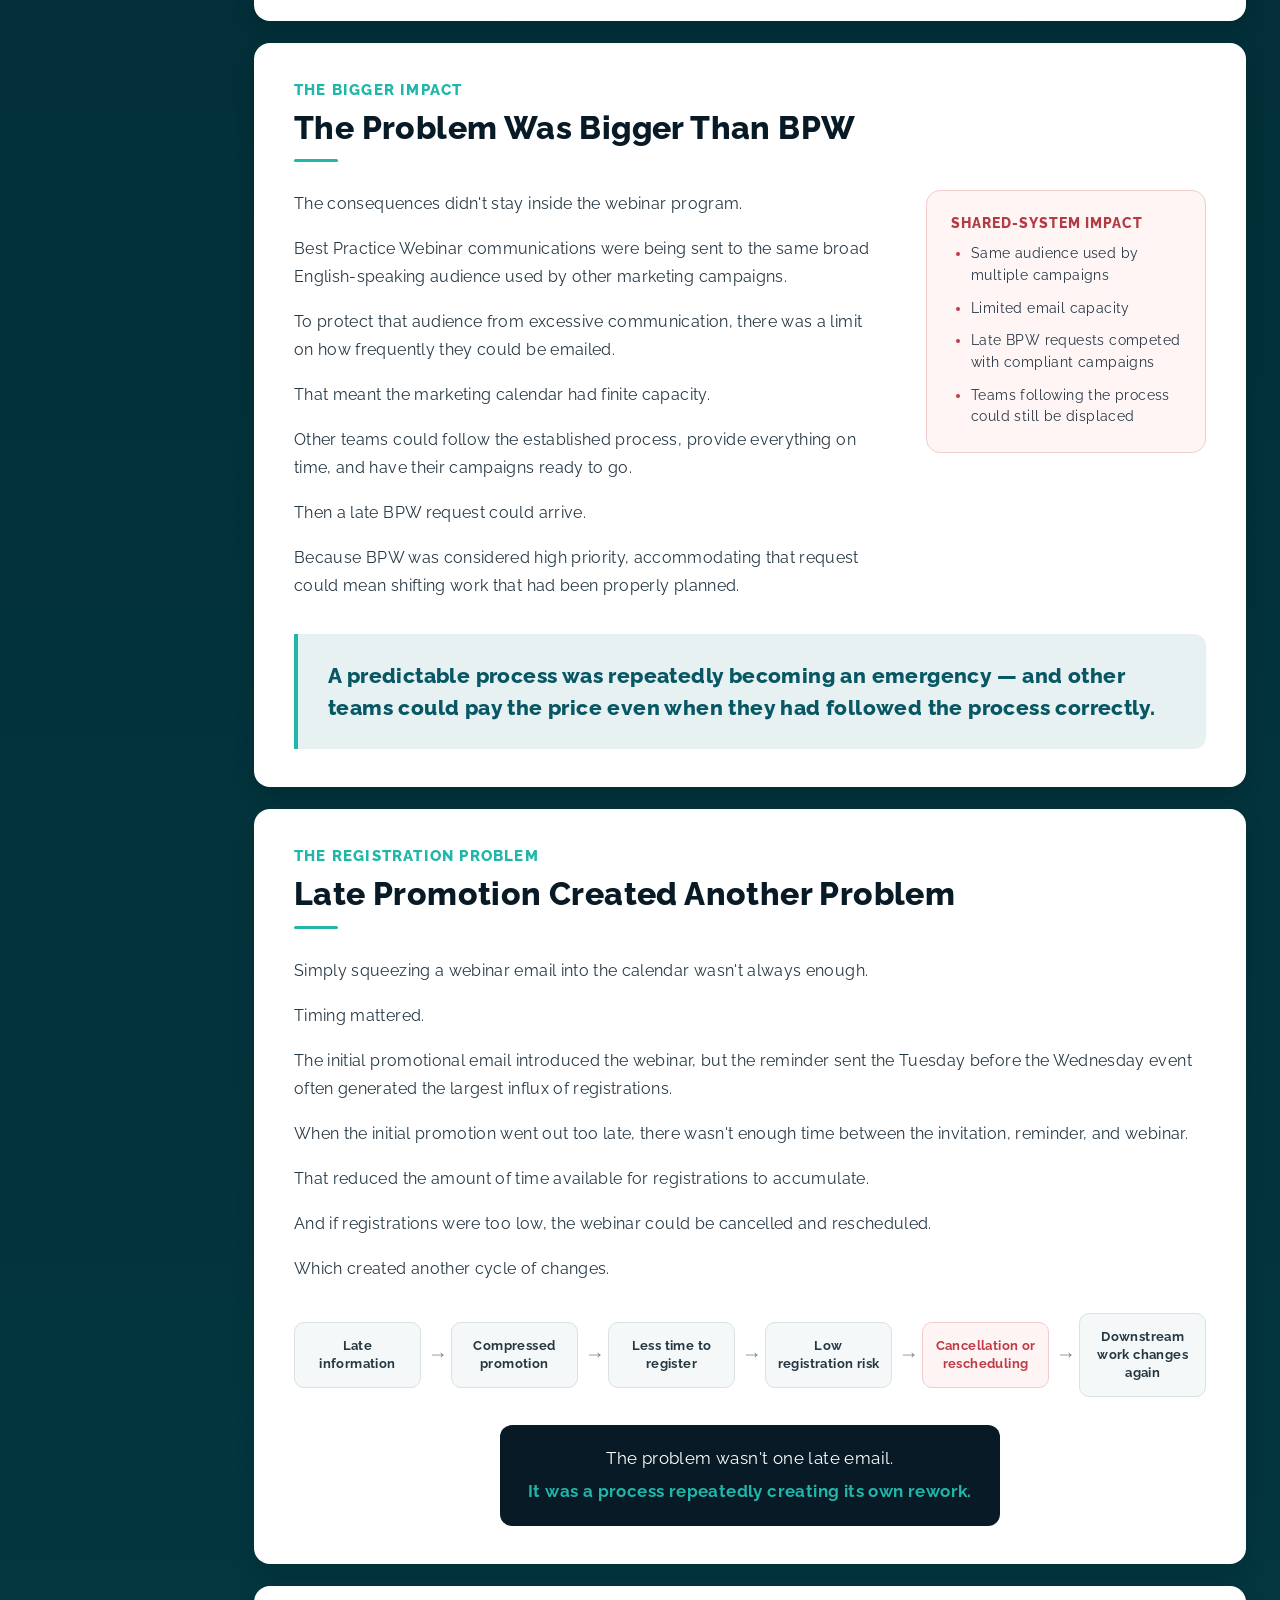
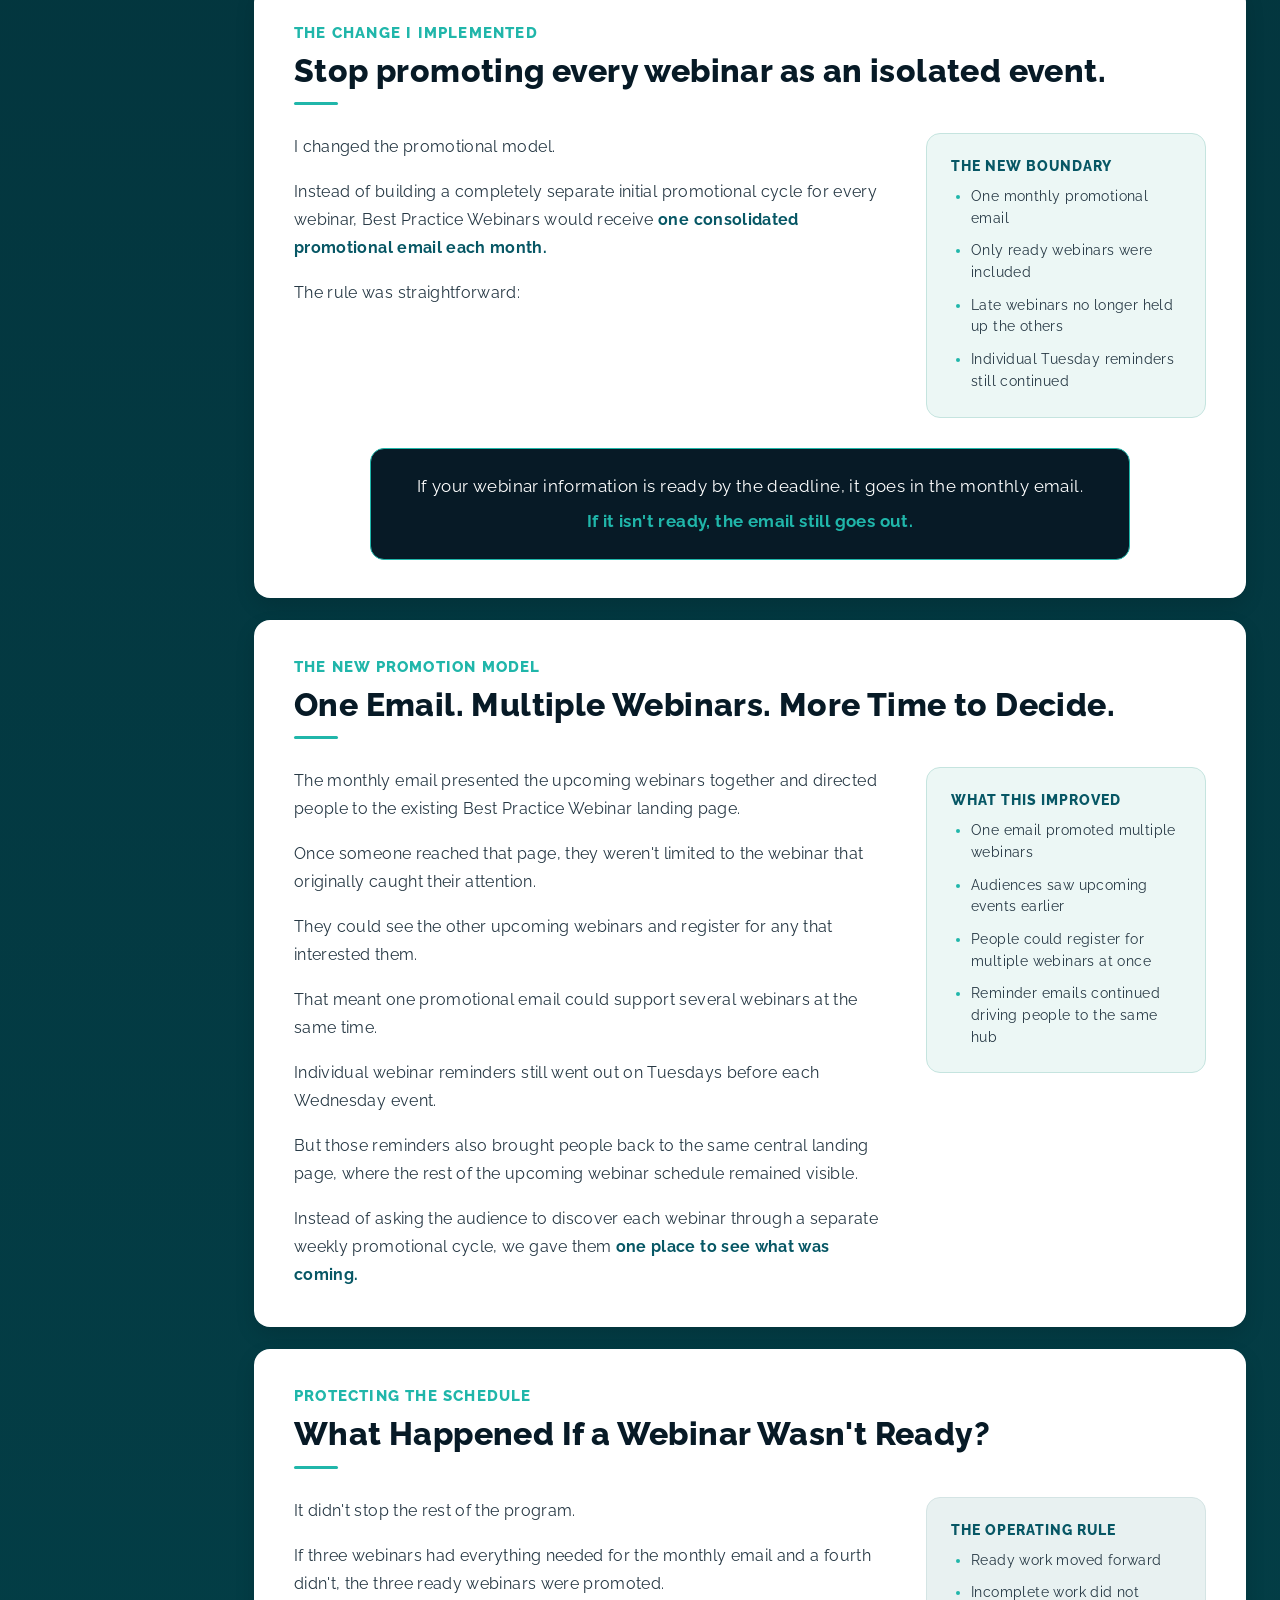
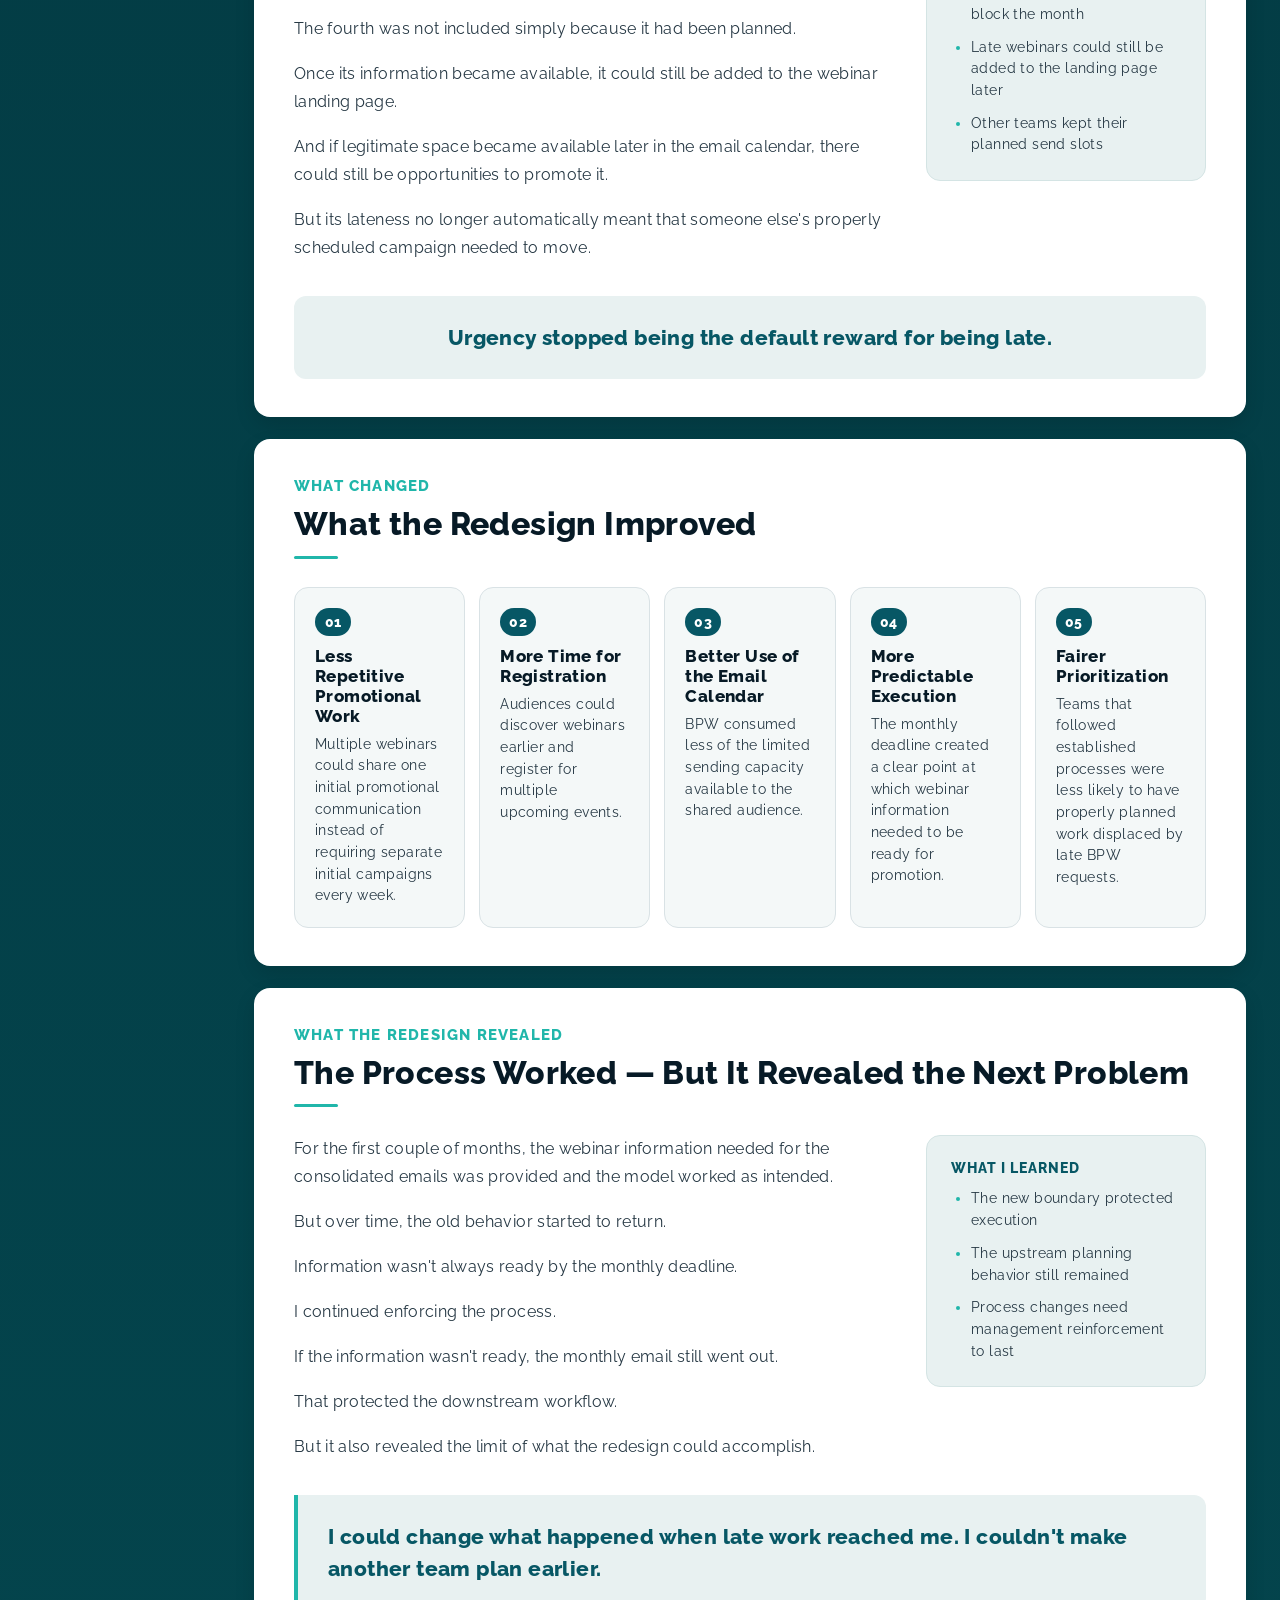
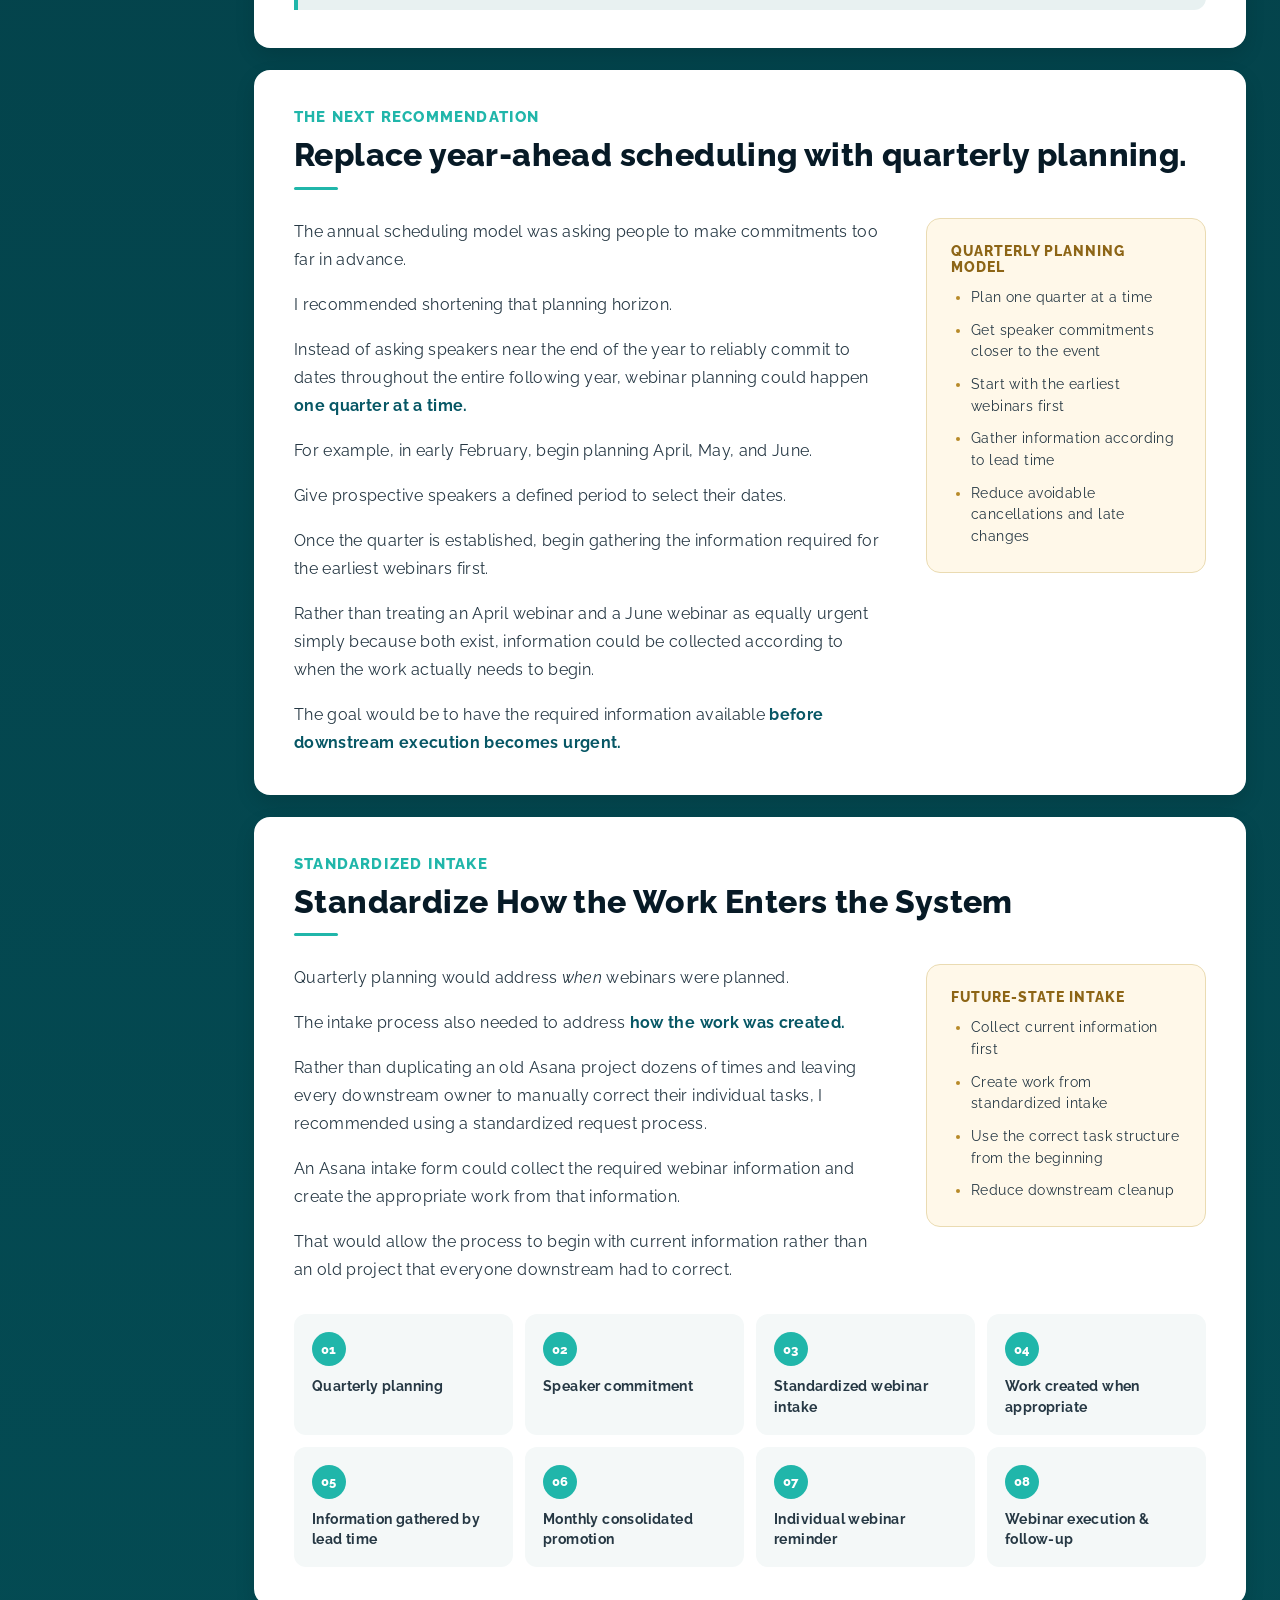
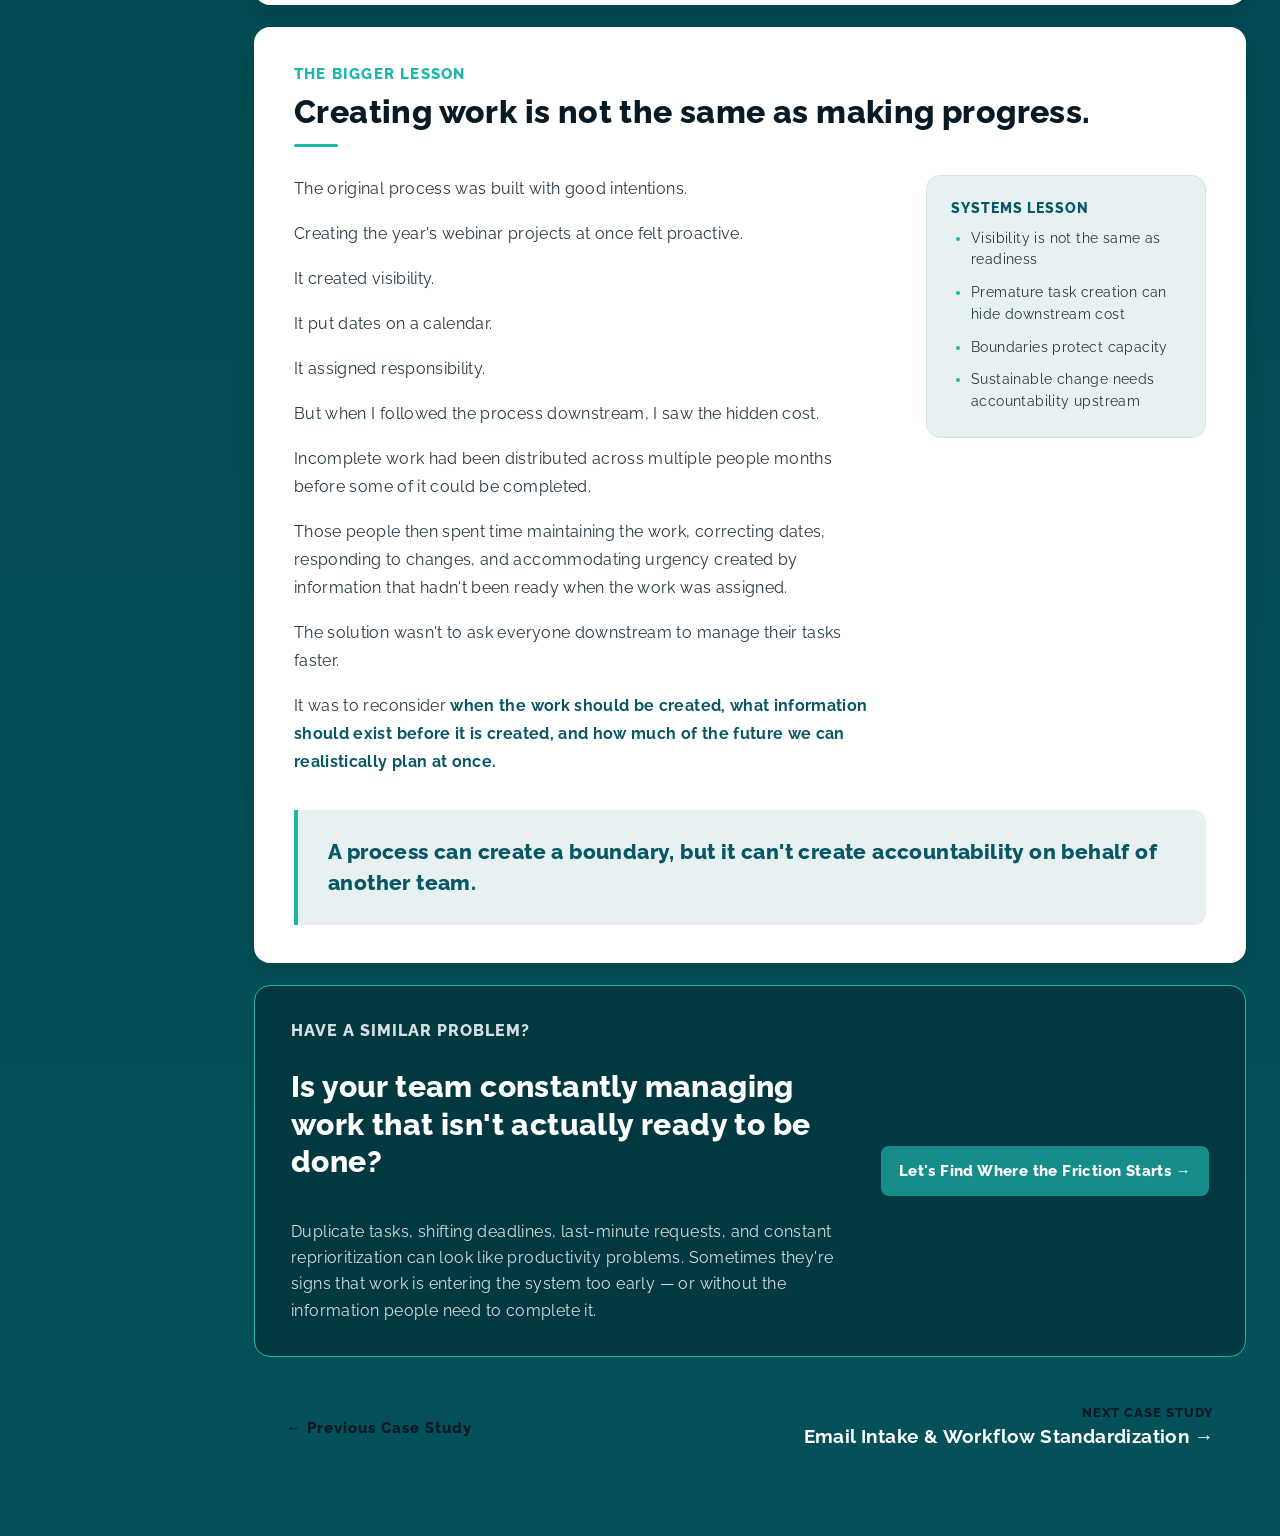
<file: webinar.html>
<!DOCTYPE html>
<html lang="en">
  <head>
    <meta charset="UTF-8" />

    <meta
      name="description"
      content="Webinar Process Redesign case study by Magnus Maldonado. A recurring webinar workflow redesigned to reduce premature work, protect shared marketing capacity, and improve planning discipline."
    />

    <meta name="viewport" content="width=device-width, initial-scale=1.0" />

    <title>Webinar Process Redesign | Magnus Maldonado</title>

    <!-- FAVICON -->
    <link
      rel="icon"
      type="image/svg+xml"
      href="./assets/imgs/favicon/sitemap.svg"
    />

    <!-- SHARED SITE CSS -->
    <link rel="stylesheet" href="./assets/css/stylesheet.css" />

    <!-- WEBINAR PAGE CSS -->
    <link rel="stylesheet" href="./assets/css/webinar.css" />

  </head>
  <body>

    <!-- =========================================================
         MOBILE / TABLET HEADER
         ========================================================= -->

    <div class="mobile-tablet-view">
      <header class="flex">
        <div class="flex brand">
          <img class="logo" src="./assets/imgs/logo.png" alt="Magnus Maldonado logo"/>
          <div class="flex name-container">
            <h2><span style="color: #fff;">Magnus</span> <span style="color: #2B8C83;">Maldonado</span>
            </h2>
            <p>Business Operations Consultant</p>
          </div>
        </div>


        <!-- MOBILE NAV -->

        <nav class="mobile-menu flex mobile-only">
          <ul class="flex">
            <li>
              <a class="menu-link" href="./index.html">Home</a>
            </li>
            <li>
              <a class="menu-link" href="./about.html">About</a>
            </li>
            <li>
              <a class="menu-link" href="./services.html">Services</a>
            </li>
            <li>
              <a class="menu-link" href="./index.html#work">Work</a>
            </li>
            <li>
              <a href="./index.html#contact" class="all-btns menu-link">Contact</a>
            </li>
      </ul>
        </nav>


        <!-- HAMBURGER -->

        <div class="hamburger mobile-only">
          <span class="bar"></span>
          <span class="bar"></span>
          <span class="bar"></span>
        </div>
      </header>
    </div>


    <!-- =========================================================
         DESKTOP SIDEBAR
         ========================================================= -->

    <aside class="desktop-view desktop-sidebar">
      <div class="desktop-brand">
        <img src="./assets/imgs/logo.png" alt="Magnus Maldonado logo" class="desktop-logo"/>
        <h2><span>Magnus</span> <span>Maldonado</span>
        </h2>
        <p>Business Operations Consultant</p>
      </div>
      <div class="sidebar-divider"></div>


      <!-- DESKTOP NAV -->

      <nav class="desktop-nav">
        <a href="./index.html" class="desktop-nav-link">
          <img src="./assets/imgs/icons/icon-home.png" alt="Home Icon" class="desktop-nav-icon"/>
          <span>Home</span>
        </a>
        <a href="./about.html" class="desktop-nav-link">
          <img src="./assets/imgs/icons/icon-person.png" alt="Person Icon" class="desktop-nav-icon"/>
          <span>About</span>
        </a>
        <a href="./services.html" class="desktop-nav-link">
          <img src="./assets/imgs/icons/icon-bag.png" alt="Bag Icon" class="desktop-nav-icon"/>
          <span>Services</span>
        </a>
        <a href="./index.html" class="desktop-nav-link active">
          <img src="./assets/imgs/icons/icon-grid.png" alt="Grid Icon" class="desktop-nav-icon"/>
          <span>Work</span>
        </a>
        <a href="./index.html#contact" class="desktop-nav-link">
          <img src="./assets/imgs/icons/icon-envelope-nav.png" alt="Envelope Icon" class="desktop-nav-icon"/>
          <span>Contact</span>
        </a>
      </nav>


      <!-- DESKTOP SOCIALS -->

      <div class="desktop-socials desktop-socials-full">
        <a href="https://github.com/magnusmaldonado" target="_blank" rel="noopener noreferrer" class="desktop-social-link" aria-label="View my GitHub profile">
          <img src="./assets/imgs/icons/icon-github.png" alt="Github Icon" class="desktop-social-icon"/>
        </a>
        <a href="https://www.linkedin.com/in/josie-linda-maldonado/" target="_blank" rel="noopener noreferrer" class="desktop-social-link" aria-label="View my LinkedIn profile">
          <img src="./assets/imgs/icons/icon-linkedin-nav.png" alt="LinkedIn Icon" class="desktop-social-icon"/>
        </a>
        <a href="https://calendly.com/magnusmaldonado-consulting/30min" target="_blank" rel="noopener noreferrer" class="desktop-social-link" aria-label="Schedule a consultation">
          <img src="./assets/imgs/icons/icon-envelope-teal-nav.png" alt="Envelope Icon" class="desktop-social-icon"/>
        </a>
      </div>
    </aside>
    <main class="case-page">
      <!-- =========================================================
           HERO
           ========================================================= -->

      <section class="case-hero webinar-hero">
        <div class="case-nav-top">
            <a href="tracking.html" class="case-back-link">← Previous Case Study</a>
            <a href="email.html" class="case-next-link">Next Case Study →</a>
          </div>
        <p class="case-eyebrow">Operations &amp; Process Design</p>
        <h1>Webinar Process Redesign</h1>
        <p class="case-hero-description">
          Redesigning a high-volume webinar process to reduce unnecessary work, protect shared marketing capacity, and create a more sustainable way to plan and promote recurring events.
        </p>

        <blockquote class="hero-hook">
          <p>They created roughly 50 webinar projects at the beginning of the year to get ahead.</p>
          <strong>The problem was that every project created work for six or seven other people before most of that work was ready to be done.</strong>
        </blockquote>

        <p class="hero-hook-followup">
          What looked efficient at the beginning of the process was creating unnecessary administrative work downstream.
        </p>

        <div class="case-hero-meta">
          <div class="case-meta-item">
            <p class="case-meta-label">Role</p>
            <p class="case-meta-value">Marketing Automation Specialist</p>
          </div>
          <div class="case-meta-item">
            <p class="case-meta-label">Environment</p>
            <p class="case-meta-value">Marketing Automation · Webinar Operations · Web Operations · Project Management</p>
          </div>
          <div class="case-meta-item">
            <p class="case-meta-label">Systems</p>
            <p class="case-meta-value">Asana · Salesforce · Email Marketing · Webinar Platform</p>
          </div>
        </div>
      </section>

      <!-- =========================================================
           AT A GLANCE
           ========================================================= -->

      <section class="case-section case-overview">
        <div class="case-section-heading">
          <p class="case-section-eyebrow">At a Glance</p>
          <h2>The Project</h2>
          <div class="case-title-line"></div>
        </div>

        <div class="case-overview-grid">
          <article class="case-overview-card">
            <span class="case-overview-number">01</span>
            <h3>The Challenge</h3>
            <p>
              Weekly webinars were planned far in advance using duplicated Asana projects. Incomplete information created premature work for multiple people, while late promotional requests competed with other campaigns for limited email capacity.
            </p>
          </article>

          <article class="case-overview-card">
            <span class="case-overview-number">02</span>
            <h3>What I Changed</h3>
            <p>
              I consolidated each month's webinars into one promotional email with a clear readiness deadline. Audiences could see all upcoming webinars in one place while individual reminders continued before each event.
            </p>
          </article>

          <article class="case-overview-card">
            <span class="case-overview-number">03</span>
            <h3>What I Recommended Next</h3>
            <p>
              I recommended quarterly planning, standardized intake, and earlier information gathering so downstream work could begin with complete information instead of relying on late exceptions.
            </p>
          </article>
        </div>
      </section>

      <!-- =========================================================
           THE CHALLENGE
           ========================================================= -->

      <section class="case-section scan-section">
        <div class="case-section-heading">
          <p class="case-section-eyebrow">The Challenge</p>
          <h2>Getting ahead was actually creating more work.</h2>
          <div class="case-title-line"></div>
        </div>

        <div class="scan-layout">
          <div class="case-story">
            <p>At the beginning of the year, roughly 50 Best Practice Webinar projects were created in Asana.</p>
            <p>The intention made sense.</p>
            <p>Rather than waiting for every webinar to approach, the team could create the year's projects at once and everyone involved would know what was coming.</p>
            <p>But the projects weren't being created through a standardized intake process.</p>
            <p>An existing webinar project was duplicated again and again.</p>
            <p>The information that was immediately relevant to the webinar might be changed, such as the speaker and, when available, the title. But the project also contained multiple child tasks assigned to everyone responsible for executing the webinar.</p>
            <p>Those tasks were duplicated too.</p>
            <p>For me, a single webinar could contain several separate tasks representing different pieces of work I would eventually need to complete. Other people involved in the process had their own assigned tasks within that same project.</p>
            <p>So when approximately 50 projects were created, it didn't simply create 50 pieces of work.</p>
            <p><strong>It multiplied those projects across the task lists of every person involved in executing them.</strong></p>
          </div>

          <aside class="quick-scan-card quick-scan-problem">
            <p class="quick-scan-label">Challenge Highlights</p>
            <ul>
              <li>~50 projects duplicated at the start of the year</li>
              <li>Child tasks assigned before information was ready</li>
              <li>Multiple people had to manually update their own task dates</li>
              <li>Changing webinar plans created repeated downstream rework</li>
              <li>No formal BPW SOP existed</li>
            </ul>
          </aside>
        </div>

        <blockquote class="case-quote">
          The process looked efficient at the point where the work was created. The inefficiency only became visible when you followed that work downstream.
        </blockquote>
      </section>

      <!-- =========================================================
           WORK CREATED BEFORE READY
           ========================================================= -->

      <section class="case-section scan-section">
        <div class="case-section-heading">
          <p class="case-section-eyebrow">What Was Happening</p>
          <h2>Work Was Being Created Before It Was Ready</h2>
          <div class="case-title-line"></div>
        </div>

        <div class="scan-layout">
          <div class="case-story">
            <p>Many of those assignments couldn't actually be completed yet.</p>
            <p>The information didn't exist.</p>
            <p>But because the tasks already existed, each person still had to manage them.</p>
            <p>Dates had to be reviewed and adjusted manually across individual child tasks. As webinar plans changed, those tasks had to be revisited again.</p>
            <p>And the farther into the year we got, the less reliable the original plan became.</p>
            <p>That wasn't necessarily because anyone had done something wrong.</p>
            <p>It was partly a consequence of <strong>how far ahead the webinar schedule was being created.</strong></p>
          </div>

          <aside class="quick-scan-card">
            <p class="quick-scan-label">What This Created</p>
            <ul>
              <li>Premature assignments</li>
              <li>Manual date maintenance</li>
              <li>Repeated task revisits</li>
              <li>Work queues full of tasks that were not actionable yet</li>
            </ul>
          </aside>
        </div>
      </section>

      <!-- =========================================================
           PLANNING PROBLEM
           ========================================================= -->

      <section class="case-section scan-section">
        <div class="case-section-heading">
          <p class="case-section-eyebrow">The Planning Problem</p>
          <h2>A commitment made in November isn't necessarily a reliable plan for next September.</h2>
          <div class="case-title-line"></div>
        </div>

        <div class="scan-layout">
          <div class="case-story">
            <p>Near the end of the year, prospective speakers were given the opportunity to select dates for webinars throughout the following year.</p>
            <p>Early in the year, that worked reasonably well.</p>
            <p>Those commitments were still relatively recent. Speakers generally knew their schedules and the webinars moved forward.</p>
            <p>As the year progressed, cancellations became more common.</p>
            <p>Someone who had selected a date many months earlier might later discover a scheduling conflict, need to take vacation, or simply no longer be available.</p>
            <p>Now the webinar had to move.</p>
            <p>And because the work had already been created months earlier, changing the webinar didn't affect one calendar entry.</p>
            <p>It affected the downstream tasks already assigned to everyone involved.</p>
          </div>

          <aside class="quick-scan-card">
            <p class="quick-scan-label">Why It Became Unstable</p>
            <ul>
              <li>Speakers committed months too far in advance</li>
              <li>Schedule certainty decreased over time</li>
              <li>Cancellations triggered work changes across multiple people</li>
            </ul>
          </aside>
        </div>

        <blockquote class="case-quote">
          The farther the plan moved from the moment it was created, the less reliable it became — but the work had already been distributed as if the plan were final.
        </blockquote>
      </section>

      <!-- =========================================================
           NO STANDARD INTAKE
           ========================================================= -->

      <section class="case-section scan-section">
        <div class="case-section-heading">
          <p class="case-section-eyebrow">Operational Reality</p>
          <h2>There Was No Standard BPW Intake Process</h2>
          <div class="case-title-line"></div>
        </div>

        <div class="scan-layout">
          <div class="case-story">
            <p>Most marketing requests operated within established processes and lead times.</p>
            <p>Best Practice Webinars did not have the same standardized operating procedure.</p>
            <p>The program had existed for a long time, was considered a high priority, and its work was often accommodated whenever the required information became available.</p>
            <p>That meant webinar information could arrive late and still become urgent work for the teams responsible for execution.</p>
            <p>For each webinar, my responsibilities included building the promotional email, building the webinar reminder, preparing the post-webinar follow-up, maintaining the upcoming webinar landing page, and later creating the page where the recorded webinar and presentation materials would remain available.</p>
            <p>After the webinar, I also had to process the registration information, prepare the webinar resources, update the appropriate pages, send the follow-up communication, and process the contacts who requested additional information.</p>
            <p>Then the process began again for the next webinar.</p>
            <p>With webinars intended to happen <strong>every Wednesday</strong>, inefficient planning didn't create an occasional inconvenience.</p>
            <p>It created a recurring operational problem.</p>
          </div>

          <aside class="quick-scan-card">
            <p class="quick-scan-label">Recurring Execution Work</p>
            <ul>
              <li>Promotional email</li>
              <li>Tuesday reminder email</li>
              <li>Upcoming webinar landing page</li>
              <li>Past webinar page with recording + PDF</li>
              <li>Registrant and hand-raiser processing</li>
              <li>Salesforce campaign updates</li>
            </ul>
          </aside>
        </div>
      </section>

      <!-- =========================================================
           SHARED CAPACITY
           ========================================================= -->

      <section class="case-section scan-section">
        <div class="case-section-heading">
          <p class="case-section-eyebrow">The Bigger Impact</p>
          <h2>The Problem Was Bigger Than BPW</h2>
          <div class="case-title-line"></div>
        </div>

        <div class="scan-layout">
          <div class="case-story">
            <p>The consequences didn't stay inside the webinar program.</p>
            <p>Best Practice Webinar communications were being sent to the same broad English-speaking audience used by other marketing campaigns.</p>
            <p>To protect that audience from excessive communication, there was a limit on how frequently they could be emailed.</p>
            <p>That meant the marketing calendar had finite capacity.</p>
            <p>Other teams could follow the established process, provide everything on time, and have their campaigns ready to go.</p>
            <p>Then a late BPW request could arrive.</p>
            <p>Because BPW was considered high priority, accommodating that request could mean shifting work that had been properly planned.</p>
          </div>

          <aside class="quick-scan-card quick-scan-problem">
            <p class="quick-scan-label">Shared-System Impact</p>
            <ul>
              <li>Same audience used by multiple campaigns</li>
              <li>Limited email capacity</li>
              <li>Late BPW requests competed with compliant campaigns</li>
              <li>Teams following the process could still be displaced</li>
            </ul>
          </aside>
        </div>

        <blockquote class="case-quote">
          A predictable process was repeatedly becoming an emergency — and other teams could pay the price even when they had followed the process correctly.
        </blockquote>
      </section>

      <!-- =========================================================
           REGISTRATION CHAIN
           ========================================================= -->

      <section class="case-section">
        <div class="case-section-heading">
          <p class="case-section-eyebrow">The Registration Problem</p>
          <h2>Late Promotion Created Another Problem</h2>
          <div class="case-title-line"></div>
        </div>

        <div class="case-story">
          <p>Simply squeezing a webinar email into the calendar wasn't always enough.</p>
          <p>Timing mattered.</p>
          <p>The initial promotional email introduced the webinar, but the reminder sent the Tuesday before the Wednesday event often generated the largest influx of registrations.</p>
          <p>When the initial promotion went out too late, there wasn't enough time between the invitation, reminder, and webinar.</p>
          <p>That reduced the amount of time available for registrations to accumulate.</p>
          <p>And if registrations were too low, the webinar could be cancelled and rescheduled.</p>
          <p>Which created another cycle of changes.</p>
        </div>

        <div class="cause-chain">
          <div class="cause-step">Late information</div>
          <span>↓</span>
          <div class="cause-step">Compressed promotion</div>
          <span>↓</span>
          <div class="cause-step">Less time to register</div>
          <span>↓</span>
          <div class="cause-step">Low registration risk</div>
          <span>↓</span>
          <div class="cause-step cause-step-problem">Cancellation or rescheduling</div>
          <span>↓</span>
          <div class="cause-step">Downstream work changes again</div>
        </div>

        <div class="case-emphasis">
          <p>The problem wasn't one late email. <strong>It was a process repeatedly creating its own rework.</strong></p>
        </div>
      </section>

      <!-- =========================================================
           THE CHANGE
           ========================================================= -->

      <section class="case-section scan-section">
        <div class="case-section-heading">
          <p class="case-section-eyebrow">The Change I Implemented</p>
          <h2>Stop promoting every webinar as an isolated event.</h2>
          <div class="case-title-line"></div>
        </div>

        <div class="scan-layout">
          <div class="case-story">
            <p>I changed the promotional model.</p>
            <p>Instead of building a completely separate initial promotional cycle for every webinar, Best Practice Webinars would receive <strong>one consolidated promotional email each month.</strong></p>
            <p>The rule was straightforward:</p>
          </div>

          <aside class="quick-scan-card quick-scan-solution">
            <p class="quick-scan-label">The New Boundary</p>
            <ul>
              <li>One monthly promotional email</li>
              <li>Only ready webinars were included</li>
              <li>Late webinars no longer held up the others</li>
              <li>Individual Tuesday reminders still continued</li>
            </ul>
          </aside>
        </div>

        <div class="boundary-card">
          <p>If your webinar information is ready by the deadline, it goes in the monthly email.</p>
          <strong>If it isn't ready, the email still goes out.</strong>
        </div>
      </section>

      <!-- =========================================================
           ONE EMAIL MULTIPLE WEBINARS
           ========================================================= -->

      <section class="case-section scan-section">
        <div class="case-section-heading">
          <p class="case-section-eyebrow">The New Promotion Model</p>
          <h2>One Email. Multiple Webinars. More Time to Decide.</h2>
          <div class="case-title-line"></div>
        </div>

        <div class="scan-layout">
          <div class="case-story">
            <p>The monthly email presented the upcoming webinars together and directed people to the existing Best Practice Webinar landing page.</p>
            <p>Once someone reached that page, they weren't limited to the webinar that originally caught their attention.</p>
            <p>They could see the other upcoming webinars and register for any that interested them.</p>
            <p>That meant one promotional email could support several webinars at the same time.</p>
            <p>Individual webinar reminders still went out on Tuesdays before each Wednesday event.</p>
            <p>But those reminders also brought people back to the same central landing page, where the rest of the upcoming webinar schedule remained visible.</p>
            <p>Instead of asking the audience to discover each webinar through a separate weekly promotional cycle, we gave them <strong>one place to see what was coming.</strong></p>
          </div>

          <aside class="quick-scan-card quick-scan-solution">
            <p class="quick-scan-label">What This Improved</p>
            <ul>
              <li>One email promoted multiple webinars</li>
              <li>Audiences saw upcoming events earlier</li>
              <li>People could register for multiple webinars at once</li>
              <li>Reminder emails continued driving people to the same hub</li>
            </ul>
          </aside>
        </div>
      </section>

      <!-- =========================================================
           IF NOT READY
           ========================================================= -->

      <section class="case-section scan-section">
        <div class="case-section-heading">
          <p class="case-section-eyebrow">Protecting the Schedule</p>
          <h2>What Happened If a Webinar Wasn't Ready?</h2>
          <div class="case-title-line"></div>
        </div>

        <div class="scan-layout">
          <div class="case-story">
            <p>It didn't stop the rest of the program.</p>
            <p>If three webinars had everything needed for the monthly email and a fourth didn't, the three ready webinars were promoted.</p>
            <p>The fourth was not included simply because it had been planned.</p>
            <p>Once its information became available, it could still be added to the webinar landing page.</p>
            <p>And if legitimate space became available later in the email calendar, there could still be opportunities to promote it.</p>
            <p>But its lateness no longer automatically meant that someone else's properly scheduled campaign needed to move.</p>
          </div>

          <aside class="quick-scan-card">
            <p class="quick-scan-label">The Operating Rule</p>
            <ul>
              <li>Ready work moved forward</li>
              <li>Incomplete work did not block the month</li>
              <li>Late webinars could still be added to the landing page later</li>
              <li>Other teams kept their planned send slots</li>
            </ul>
          </aside>
        </div>

        <blockquote class="case-quote case-quote-centered">Urgency stopped being the default reward for being late.</blockquote>
      </section>

      <!-- =========================================================
           IMPROVEMENTS
           ========================================================= -->

      <section class="case-section">
        <div class="case-section-heading">
          <p class="case-section-eyebrow">What Changed</p>
          <h2>What the Redesign Improved</h2>
          <div class="case-title-line"></div>
        </div>

        <div class="results-grid">
          <article class="result-card">
            <span class="result-number">01</span>
            <h3>Less Repetitive Promotional Work</h3>
            <p>Multiple webinars could share one initial promotional communication instead of requiring separate initial campaigns every week.</p>
          </article>
          <article class="result-card">
            <span class="result-number">02</span>
            <h3>More Time for Registration</h3>
            <p>Audiences could discover webinars earlier and register for multiple upcoming events.</p>
          </article>
          <article class="result-card">
            <span class="result-number">03</span>
            <h3>Better Use of the Email Calendar</h3>
            <p>BPW consumed less of the limited sending capacity available to the shared audience.</p>
          </article>
          <article class="result-card">
            <span class="result-number">04</span>
            <h3>More Predictable Execution</h3>
            <p>The monthly deadline created a clear point at which webinar information needed to be ready for promotion.</p>
          </article>
          <article class="result-card">
            <span class="result-number">05</span>
            <h3>Fairer Prioritization</h3>
            <p>Teams that followed established processes were less likely to have properly planned work displaced by late BPW requests.</p>
          </article>
        </div>
      </section>

      <!-- =========================================================
           PROCESS LIMIT
           ========================================================= -->

      <section class="case-section scan-section">
        <div class="case-section-heading">
          <p class="case-section-eyebrow">What the Redesign Revealed</p>
          <h2>The Process Worked — But It Revealed the Next Problem</h2>
          <div class="case-title-line"></div>
        </div>

        <div class="scan-layout">
          <div class="case-story">
            <p>For the first couple of months, the webinar information needed for the consolidated emails was provided and the model worked as intended.</p>
            <p>But over time, the old behavior started to return.</p>
            <p>Information wasn't always ready by the monthly deadline.</p>
            <p>I continued enforcing the process.</p>
            <p>If the information wasn't ready, the monthly email still went out.</p>
            <p>That protected the downstream workflow.</p>
            <p>But it also revealed the limit of what the redesign could accomplish.</p>
          </div>

          <aside class="quick-scan-card">
            <p class="quick-scan-label">What I Learned</p>
            <ul>
              <li>The new boundary protected execution</li>
              <li>The upstream planning behavior still remained</li>
              <li>Process changes need management reinforcement to last</li>
            </ul>
          </aside>
        </div>

        <blockquote class="case-quote">I could change what happened when late work reached me. I couldn't make another team plan earlier.</blockquote>
      </section>

      <!-- =========================================================
           QUARTERLY RECOMMENDATION
           ========================================================= -->

      <section class="case-section scan-section recommendation-section">
        <div class="case-section-heading">
          <p class="case-section-eyebrow">The Next Recommendation</p>
          <h2>Replace year-ahead scheduling with quarterly planning.</h2>
          <div class="case-title-line"></div>
        </div>

        <div class="scan-layout">
          <div class="case-story">
            <p>The annual scheduling model was asking people to make commitments too far in advance.</p>
            <p>I recommended shortening that planning horizon.</p>
            <p>Instead of asking speakers near the end of the year to reliably commit to dates throughout the entire following year, webinar planning could happen <strong>one quarter at a time.</strong></p>
            <p>For example, in early February, begin planning April, May, and June.</p>
            <p>Give prospective speakers a defined period to select their dates.</p>
            <p>Once the quarter is established, begin gathering the information required for the earliest webinars first.</p>
            <p>Rather than treating an April webinar and a June webinar as equally urgent simply because both exist, information could be collected according to when the work actually needs to begin.</p>
            <p>The goal would be to have the required information available <strong>before downstream execution becomes urgent.</strong></p>
          </div>

          <aside class="quick-scan-card quick-scan-future">
            <p class="quick-scan-label">Quarterly Planning Model</p>
            <ul>
              <li>Plan one quarter at a time</li>
              <li>Get speaker commitments closer to the event</li>
              <li>Start with the earliest webinars first</li>
              <li>Gather information according to lead time</li>
              <li>Reduce avoidable cancellations and late changes</li>
            </ul>
          </aside>
        </div>
      </section>

      <!-- =========================================================
           STANDARDIZED INTAKE
           ========================================================= -->

      <section class="case-section scan-section">
        <div class="case-section-heading">
          <p class="case-section-eyebrow">Standardized Intake</p>
          <h2>Standardize How the Work Enters the System</h2>
          <div class="case-title-line"></div>
        </div>

        <div class="scan-layout">
          <div class="case-story">
            <p>Quarterly planning would address <em>when</em> webinars were planned.</p>
            <p>The intake process also needed to address <strong>how the work was created.</strong></p>
            <p>Rather than duplicating an old Asana project dozens of times and leaving every downstream owner to manually correct their individual tasks, I recommended using a standardized request process.</p>
            <p>An Asana intake form could collect the required webinar information and create the appropriate work from that information.</p>
            <p>That would allow the process to begin with current information rather than an old project that everyone downstream had to correct.</p>
          </div>

          <aside class="quick-scan-card quick-scan-future">
            <p class="quick-scan-label">Future-State Intake</p>
            <ul>
              <li>Collect current information first</li>
              <li>Create work from standardized intake</li>
              <li>Use the correct task structure from the beginning</li>
              <li>Reduce downstream cleanup</li>
            </ul>
          </aside>
        </div>

        <div class="future-flow">
          <div class="future-flow-step"><span>01</span><p>Quarterly planning</p></div>
          <div class="future-flow-step"><span>02</span><p>Speaker commitment</p></div>
          <div class="future-flow-step"><span>03</span><p>Standardized webinar intake</p></div>
          <div class="future-flow-step"><span>04</span><p>Work created when appropriate</p></div>
          <div class="future-flow-step"><span>05</span><p>Information gathered by lead time</p></div>
          <div class="future-flow-step"><span>06</span><p>Monthly consolidated promotion</p></div>
          <div class="future-flow-step"><span>07</span><p>Individual webinar reminder</p></div>
          <div class="future-flow-step"><span>08</span><p>Webinar execution &amp; follow-up</p></div>
        </div>
      </section>

      <!-- =========================================================
           BIGGER LESSON
           ========================================================= -->

      <section class="case-section lesson-section scan-section">
        <div class="case-section-heading">
          <p class="case-section-eyebrow">The Bigger Lesson</p>
          <h2>Creating work is not the same as making progress.</h2>
          <div class="case-title-line"></div>
        </div>

        <div class="scan-layout">
          <div class="case-story">
            <p>The original process was built with good intentions.</p>
            <p>Creating the year's webinar projects at once felt proactive.</p>
            <p>It created visibility.</p>
            <p>It put dates on a calendar.</p>
            <p>It assigned responsibility.</p>
            <p>But when I followed the process downstream, I saw the hidden cost.</p>
            <p>Incomplete work had been distributed across multiple people months before some of it could be completed.</p>
            <p>Those people then spent time maintaining the work, correcting dates, responding to changes, and accommodating urgency created by information that hadn't been ready when the work was assigned.</p>
            <p>The solution wasn't to ask everyone downstream to manage their tasks faster.</p>
            <p>It was to reconsider <strong>when the work should be created, what information should exist before it is created, and how much of the future we can realistically plan at once.</strong></p>
          </div>

          <aside class="quick-scan-card">
            <p class="quick-scan-label">Systems Lesson</p>
            <ul>
              <li>Visibility is not the same as readiness</li>
              <li>Premature task creation can hide downstream cost</li>
              <li>Boundaries protect capacity</li>
              <li>Sustainable change needs accountability upstream</li>
            </ul>
          </aside>
        </div>

        <blockquote class="case-quote">A process can create a boundary, but it can't create accountability on behalf of another team.</blockquote>
      </section>

      <!-- =========================================================
           CTA
           ========================================================= -->

      <section class="case-cta">
        <p class="case-cta-eyebrow">Have a similar problem?</p>
        <h2>Is your team constantly managing work that isn't actually ready to be done?</h2>
        <p>Duplicate tasks, shifting deadlines, last-minute requests, and constant reprioritization can look like productivity problems. Sometimes they're signs that work is entering the system too early — or without the information people need to complete it.</p>
        <a href="https://calendly.com/magnusmaldonado-consulting/30min" target="_blank" class="case-cta-btn">Let's Find Where the Friction Starts →</a>
      </section>
    <div class="case-nav-bottom">
            <a href="tracking.html" class="case-nav-secondary">← Previous Case Study</a>
            <a href="email.html" class="case-nav-next"><span>Next Case Study</span> <strong>Email Intake &amp; Workflow Standardization →</strong></a>
          </div>
        </main>
    <a href="#" class="back-to-top" aria-label="Back to top">↑</a>
    <script src="./assets/js/script.js"></script>
  </body>
</html>
</file>
<file: assets/css/stylesheet.css>
/* Developer
   ========================================================================== */

/**
 * Josie Maldonado
 * Live August 22, 2022
 */

@import url("https://fonts.googleapis.com/css2?family=Oxygen:wght@400&family=Raleway:wght@400;700;800&display=swap");
* {
  box-sizing: border-box;
  font-family: "Raleway", sans-serif;
}

body,
html {
  min-width: 100%;
  min-height: 100vh;
  margin: 0;
  padding: 0;
  background:linear-gradient(to bottom, #021b24 0%, #045159 100%);
  font-size: 16px;
  letter-spacing: 0.4px;
}

html {
  scroll-behavior: smooth;
}

header {
  position: fixed;
  background-color: #071A26;
  top: 0;
  left: 0;
  width: 100%;
  min-height: 90px;
  padding: 14px 20px;
  align-items: center;
  justify-content: space-between;
  z-index: 100;
}

nav ul {
  justify-content: space-around;
}

nav li {
  list-style: none;
}

nav ul li {
  margin: auto;
}

main {
  width: 100%;
}

a {
  text-decoration: none;
  color: #2B8C83;
  font: bold;
}

.brand {
  align-items: center;
}

.flex {
  display: flex;
}

.logo {
  width: 58px;
  height: 58px;
  object-fit: contain;
  margin-right: 12px;
}

.name-container {
  flex-direction: column;
  justify-content: center;
}

.name-container h2 {
  margin: 0;
  font-size: 18px;
  line-height: 20px;
  text-transform: uppercase;
  letter-spacing: 2px;
}

.name-container p {
  margin: 5px 0 0;
  font-size: 14px;
  line-height: 15px;
  color: #fff;
}

.bar {
  display: block;
  width: 25px;
  height: 3px;
  margin: 5px auto;
  -webkit-transition: all 0.3s ease-in-out;
  transition: all 0.3s ease-in-out;
  background-color: #2B8C83;
}
.hamburger {
  align-self: center;
  left: 85%;
  position: fixed;
  cursor: pointer;
}
.hamburger.active .bar:nth-child(2) {
  opacity: 0;
}
.hamburger.active .bar:nth-child(1) {
  transform: translateY(8px) rotate(45deg);
}
.hamburger.active .bar:nth-child(3) {
  transform: translateY(-8px) rotate(-45deg);
}
.mobile-menu {
  position: fixed;
  left: -100%;
  top: 90px;
  width: 100%;
  background-color: #071A26;
  transition: 0.3s;
  z-index: 1 !important;
  overflow-y: auto;
}

.mobile-menu ul {
  display: flex;
  flex-direction: column;
  width: 100% !important;
  align-items: center;
  padding: 28px 0 32px;
  margin: 0;
  gap: 18px;
}
.mobile-menu li {
  margin: 0;
  font-weight: bold;
}

.mobile-menu.active {
  left: 0;
}

.all-btns {
  padding: 10px 24px;
  border-radius: 500px;
  background-color: #034550;
  color: #DFE7E9;
  font-size: 14px;
  line-height: 20px;
  border: none;
  letter-spacing: 0.5px;
  cursor: pointer;
  font-weight: bold;
}

.hero {
  position: relative;
  width: 100%;
  min-height: 100svh;
  padding: 115px 20px 30px;
  overflow: hidden;
  border: none;
}

/* PORTRAIT */

.hero-portrait {
  position: relative;
  width: 240px;
  height: 240px;
  margin: 5px auto 28px;
}

.hero-headshot {
  position: relative;
  z-index: 3;
  width: 220px;
  height: 220px;
  display: block;
  margin: auto;
  object-fit: cover;
  object-position: center;
  border-radius: 50%;
}

/* DOT GRIDS */

.dot-grid {
  position: absolute;
  z-index: 1;
  width: 82px;
  height: 82px;
  background-image: radial-gradient(circle, #2B8C83 2px, transparent 2.5px);
  background-size: 14px 14px;
}

.dot-grid-left {
  top: 8px;
  left: -8px;
}

.dot-grid-right {
  right: -4px;
  bottom: 2px;
  background-image: radial-gradient(circle, #9CB4C0 2px, transparent 2.5px);
}

/* ARC AROUND PORTRAIT */

.portrait-arc {
  position: absolute;
  z-index: 4;
  width: 235px;
  height: 235px;
  top: -10px;
  left: 6px;
  border-radius: 50%;
  background: conic-gradient(
    from 10deg,
    #27B8AE 0deg,
    #27B8AE 95deg,
    transparent 95deg,
    transparent 360deg
  );

  -webkit-mask: radial-gradient(
    farthest-side,
    transparent calc(100% - 3px),
    #000 calc(100% - 3px)
  );

  mask: radial-gradient(
    farthest-side,
    transparent calc(100% - 3px),
    #000 calc(100% - 3px)
  );
}

/* HERO COPY */

.hero-content {
  position: relative;
  z-index: 5;
}

.eyebrow {
  margin: 0 0 8px;
  color: #2B8C83;
  font-weight: 700;
  font-size: 21px;
  letter-spacing: 1.5px;
}

.hero h1 {
  margin: 0;
  color: #ffffff;
  font-size: 38px;
  line-height: 1.08;
  font-weight: 800;
  letter-spacing: -1px;
}

.hero h1 span {
  display: block;
  color: #20b6aa;
}

.hero-description {
  margin: 18px 0 22px;
  color: #b9c9cf;
  font-size: 16px;
  line-height: 1.75;
  letter-spacing: 1.8px;
}

/* BUTTONS */

.hero-buttons {
  display: flex;
  flex-direction: column;
  gap: 12px;
  width: 100%;
}

.hero-btn {
  width: 100%;
  display: flex;
  align-items: center;
  justify-content: center;
  min-height: 50px;
  border-radius: 10px;
  font-size: 16px;
  font-weight: 700;
  text-align: center;
  transition: 0.25s ease;
  letter-spacing: 2.5px;
}

.hero-btn-primary {
  background-color: #05606b;
  color: #ffffff;
}

.hero-btn-primary:hover {
  background-color: #087582;
}

.hero-btn-secondary {
  border: 2px solid #2b8c83;
  background-color: transparent;
  color: #dfe7e9;
}

.hero-btn-secondary:hover {
  background-color: #2b8c83;
  color: #ffffff;
}

/* DECORATIVE ORBS */

.gradient-orb {
  position: absolute;
  border-radius: 50%;
  z-index: 0;
  background: linear-gradient(
    135deg,
    #137a86 0%,
    #234f8f 55%,
    #44347e 100%
  );
  opacity: 0.75;
}

.orb-small {
  width: 52px;
  height: 52px;
  left: -40px;
  bottom: -10px;
}

.orb-medium {
  width: 85px;
  height: 85px;
  right: -25px;
  top: 80px;
  z-index: -1;
  opacity: 0.6;
}

.orb-large {
  width: 105px;
  height: 105px;
  left: -48px;
  bottom: 0px;
}

/* SERVICES
   ========================================================================== */

.services-section {
  width: 100%;
  padding: 55px 16px 40px;
}

/* SECTION HEADING */

.section-heading {
  margin-bottom: 24px;
}

.section-eyebrow {
  margin: 0 0 8px;
  color: #20b6aa;
  font-size: 20px;
  font-weight: 800;
  letter-spacing: 1.5px;
  text-transform: uppercase;
}

.section-heading h2 {
  margin: 0;
  color: #ffffff;
  font-size: 30px;
  line-height: 1.15;
  font-weight: 800;
}

.section-heading h2 span {
  color: #20b6aa;
}

/* SERVICES CONTAINER */

.services-container {
  display: flex;
  flex-direction: column;
  gap: 14px;
  width: 100%;
  margin: 0;
  padding: 0;
}

/* SERVICES LEARN MORE */

.services-more {
  width: 100%;
  margin-top: 22px;
  text-align: left;
}

.services-more-link {
  display: inline-block;
  color: #075765;
  font-size: 16px;
  font-weight: 800;
  letter-spacing: 1px;
  transition: 0.2s ease;
}

.services-more-link:hover {
  color: #ffffff;
  transform: translateX(3px);
}

/* INDIVIDUAL SERVICE CARD */

.service-box {
  display: flex;
  align-items: flex-start;
  gap: 18px;
  width: 100%;
  padding: 24px 20px;
  background: #ffffff;
  border-radius: 18px;
  box-shadow: 0 8px 20px rgba(0, 0, 0, 0.12);
}

/* SERVICE ICON */

.service-icon {
  flex: 0 0 72px;
  display: flex;
  align-items: center;
  justify-content: center;
  width: 72px;
  height: 72px;
  padding: 14px;
  background: #e8f1f1;
  border-radius: 50%;
}

.service-icon img {
  display: block;
  width: 100%;
  height: 100%;
  object-fit: contain;
}

/* SERVICE CONTENT */

.service-content {
  flex: 1;
}

.service-content h3 {
  margin: 0;
  color: #071a26;
  font-size: 21px;
  line-height: 1.2;
  font-weight: 800;
}

/* LITTLE TEAL LINE */

.service-line {
  width: 42px;
  height: 3px;
  margin: 10px 0 14px;
  background: #20b6aa;
  border-radius: 3px;
}

/* DESCRIPTION */

.service-content p {
  margin: 0;
  color: #263844;
  font-size: 14px;
  line-height: 1.6;
}

/* WORK
   ========================================================================== */

.work-section {
  width: 100%;
  padding: 55px 16px 40px;
}

.work-container {
  display: flex;
  flex-direction: column;
  gap: 14px;
  width: 100%;
}

/* INDIVIDUAL WORK CARD */

.work-card {
  width: 100%;
  padding: 24px 20px;
  background: #ffffff;
  border-radius: 18px;
  box-shadow: 0 8px 20px rgba(0, 0, 0, 0.12);
}

.work-content {
  width: 100%;
}

/* CATEGORY */

.work-category {
  margin: 0 0 8px;
  color: #20b6aa;
  font-size: 12px;
  font-weight: 800;
  letter-spacing: 1.2px;
  text-transform: uppercase;
}

/* TITLE */

.work-content h3 {
  margin: 0;
  color: #071a26;
  font-size: 21px;
  line-height: 1.2;
  font-weight: 800;
}

.work-line {
  width: 42px;
  height: 3px;
  margin: 10px 0 14px;
  background: #20b6aa;
  border-radius: 3px;
}

/* SUMMARY */

.work-summary {
  margin: 0;
  color: #263844;
  font-size: 14px;
  line-height: 1.6;
}

/* LINK */

.work-link {
  display: inline-block;
  margin-top: 16px;
  color: #075765;
  font-size: 15px;
  font-weight: 800;
  letter-spacing: .5px;
}

.work-link:hover {
  color: #20b6aa;
}

/* ABOUT
   ========================================================================== */

.about-section {
  width: 100%;
  padding: 55px 16px 40px;
}

.about-panel {
  width: 100%;
  padding: 24px 20px;
  background: #ffffff;
  border-radius: 18px;
  box-shadow: 0 8px 20px rgba(0, 0, 0, 0.12);
}

/* HIDE IMAGE ON MOBILE */

.about-image-container {
  display: none;
}

.about-image {
  display: block;
  width: 100%;
  height: 100%;
  object-fit: contain;
  object-position: center bottom;
}

/* ABOUT COPY */

.about-copy h3 {
  margin: 0;
  color: #071a26;
  font-size: 22px;
  line-height: 1.2;
  font-weight: 800;
}

.about-line {
  width: 42px;
  height: 3px;
  margin: 10px 0 16px;
  background: #20b6aa;
  border-radius: 3px;
}

.about-copy p {
  margin: 0 0 14px;
  color: #263844;
  font-size: 14px;
  line-height: 1.65;
}

.about-copy p:last-child {
  margin-bottom: 0;
}

/* STRENGTHS */

.about-strengths {
  display: flex;
  flex-direction: column;
  gap: 18px;
  margin-top: 26px;
  padding-top: 22px;
  border-top: 1px solid #d9e2e5;
}

.strength-item {
  display: flex;
  align-items: flex-start;
  gap: 14px;
}

.strength-item h4 {
  margin: 0 0 4px;
  color: #075765;
  font-size: 16px;
  font-weight: 800;
}

.strength-item p {
  margin: 0;
  color: #263844;
  font-size: 13px;
  line-height: 1.5;
}

.strength-icon {
  flex: 0 0 38px;
  width: 38px;
  height: 38px;
  object-fit: contain;
}

.strength-item h4 {
  margin: 0 0 4px;
  color: #075765;
  font-size: 16px;
  font-weight: 800;
}

.strength-item p {
  margin: 0;
  color: #263844;
  font-size: 13px;
  line-height: 1.5;
}

/* CONTACT
   ========================================================================== */

.contact-section {
  width: 100%;
  padding: 55px 16px 50px;
}

.contact-panel {
  width: 100%;
  padding: 24px 20px;
  background: #ffffff;
  border-radius: 18px;
  box-shadow: 0 8px 20px rgba(0, 0, 0, 0.12);
}

/* INTRO */

.contact-intro h3 {
  margin: 0;
  color: #071a26;
  font-size: 22px;
  line-height: 1.2;
  font-weight: 800;
}

.contact-line {
  width: 42px;
  height: 3px;
  margin: 10px 0 14px;
  background: #20b6aa;
  border-radius: 3px;
}

.contact-intro p {
  margin: 0;
  color: #263844;
  font-size: 14px;
  line-height: 1.6;
}

/* CONTACT OPTIONS */

.contact-options {
  display: flex;
  flex-direction: column;
  gap: 0;
  margin-top: 24px;
  border-top: 1px solid #d9e2e5;
}

.contact-item {
  display: flex;
  align-items: center;
  gap: 14px;
  width: 100%;
  padding: 18px 0;
  border-bottom: 1px solid #d9e2e5;
}

.contact-item:last-child {
  border-bottom: none;
}

/* TEMP ICON PLACEHOLDER */

.contact-icon {
  flex: 0 0 42px;
  width: 42px;
  height: 42px;
  object-fit: contain;
}

/* TEXT */

.contact-content {
  flex: 1;
  min-width: 0;
}

.contact-label {
  margin: 0 0 3px;
  color: #075765;
  font-size: 15px;
  font-weight: 800;
}

.contact-value {
  margin: 0;
  color: #263844;
  font-size: 13px;
  line-height: 1.45;
  overflow-wrap: anywhere;
}

/* RESPONSIVE VIEW HELPERS
========================================================================== */

.mobile-tablet-view {
  display: block;
}

.desktop-view {
  display: none;
}

/* CASE STUDY NAVIGATION
   ========================================================================== */

.case-nav-top {
  display: flex;
  align-items: center;
  justify-content: space-between;
  gap: 20px;
  margin-bottom: 28px;
}

.case-nav-top .case-back-link {
  margin-bottom: 0;
}

.case-next-link {
  color: #20b6aa;
  font-size: 14px;
  font-weight: 800;
  letter-spacing: 0.8px;
  text-align: right;
  transition: 0.2s ease;
}

.case-next-link:hover {
  color: #ffffff;
  transform: translateX(3px);
}

.case-nav-bottom {
  display: flex;
  flex-direction: column;
  gap: 14px;
  width: 100%;
  margin-top: 22px;
  padding: 22px 20px;
}

.case-nav-secondary {
  color: #071a26;
  font-size: 15px;
  font-weight: 800;
  letter-spacing: 1px;
}

.case-nav-next {
  display: flex;
  flex-direction: inherit;
  gap: 3px;
  color: #ffffff;
}

.case-nav-next span {
  color: #071A26;
  font-size: 13px;
  font-weight: 800;
  letter-spacing: 1px;
  text-transform: uppercase;
}

.case-nav-next strong {
  font-size: 17px;
  line-height: 1.4;
}

.case-nav-next:hover strong {
  color: #76d5ce;
}

/* BACK TO TOP
   ========================================================================== */

.back-to-top {
  position: fixed;
  right: 18px;
  bottom: 18px;
  z-index: 90;
  display: flex;
  align-items: center;
  justify-content: center;
  width: 44px;
  height: 44px;
  background: #075765;
  border: 1px solid #20b6aa;
  border-radius: 50%;
  color: #ffffff;
  font-size: 20px;
  font-weight: 800;
  box-shadow: 0 6px 16px rgba(0, 0, 0, 0.22);
  opacity: 0;
  visibility: hidden;
  transform: translateY(10px);
  pointer-events: none;
  transition:
    opacity 0.2s ease,
    visibility 0.2s ease,
    transform 0.2s ease,
    background 0.2s ease;
}

.back-to-top.is-visible {
  opacity: 1;
  visibility: visible;
  transform: translateY(0);
  pointer-events: auto;
}

.back-to-top:hover {
  background: #20b6aa;
  transform: translateY(-3px);
}

@media only screen and (min-width: 992px) {
  .back-to-top {
    right: 28px;
    bottom: 28px;
    width: 48px;
    height: 48px;
  }
}

/* MEDIUM DEVICES */
@media only screen and (min-width: 768px) {
  
  header {  
    height: 10%;
  }

  .logo { 
    height: 55px;
  }
  
  .hamburger {  
   margin-top: 1%;
  }

  .bar {  
    width: 45px;
    height: 6px;
    margin: 8px auto;
  }

  .mobile-menu {  
    top: 100px;
  }

  .mobile-menu ul {  
    gap: 30px;
  }

  .hamburger.active .bar:nth-child(1) { 
    transform: translateY(19px) rotate(45deg);
  }

  .all-btns { 
    font-size: 20px;
  }

  .services-section { 
    padding: 60px 30px;
  }

  .services-container { 
   display: grid;
    grid-template-columns: repeat(2, 1fr);
    gap: 18px;
  }

  .service-box {
    margin: 0;
  }

  .work-section {
    padding: 60px 30px;
  }

  .work-container {
    display: grid;
    grid-template-columns: repeat(2, 1fr);
    gap: 18px;
  }

  .work-card {  
    margin: 0;
  }

  .about-section {  
    padding: 60px 30px;
  }

  .about-strengths {
    display: grid;
    grid-template-columns: repeat(2, 1fr);
    gap: 22px 30px;
  }

  .contact-section {
    padding: 60px 30px;
  }

  .contact-options {
    display: grid;
    grid-template-columns: repeat(2, 1fr);
    gap: 0 24px;
  }

  .contact-item:nth-last-child(-n + 2) {
    border-bottom: none;
  }

  .case-nav-bottom {
    flex-direction: row;
    align-items: center;
    justify-content: space-between;
    padding: 24px 28px;
  }

  .case-nav-next {
    align-items: end;
    flex-direction: column;
  }

}


/* LARGE DEVICES */
@media only screen and (min-width: 992px) {
  
  header {
    padding: 1% 7%;
  }

  nav {
    width: 60% !important;
  }

  .mobile-only {
    display: none;
  }

  .logo {
    height: 48px;
  }

  .all-btns {
    font-size: 14px;
  }

  .services-section {
    display: grid;
    grid-template-columns: 130px minmax(0, 1fr);
    gap: 12px;
    align-items: center;
    width: calc(100% - 40px);
    max-width: 1260px;
    margin: 12px auto;
    padding: 18px 20px;
    background: #ffffff;
    border-radius: 12px;
    box-shadow: 0 6px 18px rgba(0, 0, 0, 0.12);
  }

/* Desktop only needs the simple Services heading */

  .services-section .section-heading {
    margin: 0;
    padding-right: 16px;
  }

  .services-section .section-eyebrow {
    margin: 0;
    color: #071a26;
    font-size: 22px;
    letter-spacing: 0;
    text-transform: none;
  }

  .services-section .section-eyebrow::after {
    content: "";
    display: block;
    width: 30px;
    height: 3px;
    margin-top: 8px;
    background: #20b6aa;
    border-radius: 3px;
  }

/* Hide mobile-style heading */

  .services-section .section-heading h2 {
    display: none;
  }

/* SERVICES ACROSS ONE ROW */

  .services-container {
    display: grid;
    grid-template-columns: repeat(5, minmax(0, 1fr));
    min-width: 0;
    gap: 0;
    width: 100%;
  }

  .services-more {
  grid-column: 1 / -1;
  margin-top: 8px;
  padding-right: 18px;
}

.services-more-link {
  color: #075765;
  font-size: 15px;
}

.services-more-link:hover {
  color: #20b6aa;
}

/* COMPACT DESKTOP ITEM */

  .service-box {
    display: grid;
    grid-template-columns: 58px 1fr;
    gap: 12px;
    width: 100%;
    margin: 0;
    padding: 4px 18px;
    background: transparent;
    border-radius: 0;
    box-shadow: none;
  }

/* SEPARATORS */

  .service-box:not(:last-child) {
    border-right: 1px solid #d9e2e5;
  }

  .service-icon {
    width: 54px;
    height: 54px;
    padding: 10px;
    flex-basis: 54px;
  }

  .service-line {
    display: none;
  }

/* DESKTOP WORK */

  .work-section {
    display: grid;
    grid-template-columns: 130px minmax(0, 1fr);
    gap: 12px;
    align-items: center;
    width: calc(100% - 40px);
    max-width: 1260px;
    margin: 12px auto;
    padding: 18px 20px;
    background: #ffffff;
    border-radius: 12px;
    box-shadow: 0 6px 18px rgba(0, 0, 0, 0.12);
  }

  .work-section .section-heading {
    margin: 0;
    padding-right: 16px;
  }

  .work-section .section-eyebrow {
    margin: 0;
    color: #071a26;
    font-size: 22px;
    letter-spacing: 0;
    text-transform: none;
  }

  .work-section .section-eyebrow::after {
    content: "";
    display: block;
    width: 30px;
    height: 3px;
    margin-top: 8px;
    background: #20b6aa;
    border-radius: 3px;
  }

  .work-section .section-heading h2 {
    display: none;
  }

/* PROJECTS ACROSS ONE ROW */

  .work-container {
    display: grid;
    grid-template-columns: repeat(4, minmax(0, 1fr));
    min-width: 0;
    gap: 0;
    width: 100%;
  }

/* COMPACT DESKTOP PROJECT */

  .work-card {
    width: 100%;
    margin: 0;
    padding: 4px 18px;
    background: transparent;
    border-radius: 0;
    box-shadow: none;
  }

  .work-card:not(:last-child) {
    border-right: 1px solid #d9e2e5;
  }

  .work-category {
    margin-bottom: 5px;
    font-size: 16px;
    letter-spacing: 0.8px;
  }

  .work-content h3 {
    font-size: 15px;
    line-height: 1.25;
    color: #071a26;
  }

  .work-line {
    display: none;
  }

  .work-summary {
    margin-top: 5px;
    font-size: 14px;
    line-height: 1.5;
  }

  .work-link {
    margin-top: 7px;
  }

/* DESKTOP ABOUT */

  .about-section {
    display: block;
    width: calc(100% - 260px);
    max-width: none;
    margin: 12px 20px 12px 240px;
    padding: 18px 20px;
    background: #ffffff;
    border-radius: 12px;
    box-shadow: 0 6px 18px rgba(0, 0, 0, 0.12);
  }

  .about-more-link {
    display: inline-block;
    margin-top: 4px;
    color: #075765;
    font-size: 15px;
    font-weight: 800;
  }

  .about-more-link:hover {
    color: #20b6aa;
  }

/* REMOVE MOBILE CARD APPEARANCE */

  .about-panel {
    display: grid;
    grid-template-columns: minmax(0, 1.2fr) minmax(0, 1fr);
    gap: 36px;
    align-items: center;
    width: 100%;
    padding: 0;
    background: transparent;
    border-radius: 0;
    box-shadow: none;
  }

/* LEFT SIDE */

  .about-main {
    display: grid;
    grid-template-columns: 175px minmax(0, 1fr);
    gap: 36px;
    align-items: center;
    padding-right: 0;
    min-width: 0;
  }

  .about-image-container {
    position: relative;
    display: flex;
    align-items: center;
    justify-content: center;
    width: 175px;
    height: 175px;
    overflow: visible;
  }

  .about-image {
    position: relative;
    z-index: 3;
    display: block;
    width: 145px;
    height: 145px;
    object-fit: cover;
    object-position: center;
    border-radius: 50%;
  }

  .about-dot-grid {
    position: absolute;
    z-index: 1;
    width: 62px;
    height: 62px;
    background-image: radial-gradient(circle, #2B8C83 1px, transparent 2.5px);
    background-size: 11px 11px;
  }

  .about-dot-grid-left {
    top: 6px;
    left: 10px;
  }

  .about-dot-grid-right {
    right: 16px;
    bottom: 10px;
    background-image: radial-gradient(circle, #9CB4C0 1px, transparent 2.5px);
  }

  .about-copy {
    min-width: 0;
  }

  .about-copy h3 {
    font-size: 20px;
  }

  .about-copy p {
    font-size: 14px;
    line-height: 1.55;
  }

  .about-portrait-arc {
    position: absolute;
    z-index: 4;
    width: 155px;
    height: 155px;
    top: 10px;
    left: 10px;
    border-radius: 50%;
    background: conic-gradient(
      from 180deg,
      #27B8AE 0deg,
      #27B8AE 95deg,
      transparent 95deg,
      transparent 360deg
    );

    -webkit-mask: radial-gradient(
      farthest-side,
      transparent calc(100% - 3px),
      #000 calc(100% - 3px)
    );

    mask: radial-gradient(
      farthest-side,
      transparent calc(100% - 3px),
      #000 calc(100% - 3px)
    );
  }

/* RIGHT SIDE */

  .about-strengths {
    display: grid;
    grid-template-columns: 1fr;
    gap: 13px;
    margin: 0;
    padding: 0 0 0 36px;
    border-top: 0;
    border-left: 1px solid #d9e2e5;
    min-width: 0;
  }

  .strength-content {
    flex: 1;
  }

  .strength-item {
    gap: 12px;
    align-items: center;
  }

  .strength-icon {
    flex-basis: 32px;
    width: 32px;
    height: 32px;
    object-fit: contain;
  }

  .strength-item h4 {
    font-size: 15px;
  }

  .strength-item p {
    font-size: 14px;
    line-height: 1.4;
  }

  .contact-section {
    display: block;
    width: calc(100% - 40px);
    max-width: 1260px;
    margin: 12px auto;
    padding: 18px 20px;
    background: #ffffff;
    border-radius: 12px;
    box-shadow: 0 6px 18px rgba(0, 0, 0, 0.12);
  }

  .contact-panel {
    display: grid;
    grid-template-columns: 220px 1fr;
    align-items: center;
    width: 100%;
    padding: 0;
    background: transparent;
    border-radius: 0;
    box-shadow: none;
    gap: 30px;
  }

  .contact-intro {
    padding-right: 24px;
  }

  .contact-intro h3 { 
    font-size: 22px;
  }

  .contact-intro p {  
    font-size: 14px;
    line-height: 1.45;
  }

  .contact-options {  
    display: grid;
    grid-template-columns: 1.35fr 1fr 1fr;
    min-width: 0;
    margin: 0;
    padding-left: 24px;
    border-top: 0;
    border-left: 1px solid #d9e2e5;
  }

  .contact-item { 
    padding: 4px 18px;
    border-bottom: 0;
  }

  .contact-icon { 
    flex-basis: 34px;
    width: 34px;
    height: 34px;
  }

  .contact-label {  
    font-size: 16px;
  }

  .contact-value {
    font-size: 14px;
    line-height: 1.35;
    overflow-wrap: normal;
    word-break: normal;
  }

/* RESPONSIVE VIEW HELPERS
========================================================================== */

  .mobile-tablet-view {
    display: none !important;
  }

  .desktop-view {
    display: block;
    width: 100%;
  }

/* DESKTOP PAGE SHELL
========================================================================== */

  .desktop-sidebar {
    position: fixed;
    top: 0;
    left: 0;
    width: 220px;
    height: 100vh;
    padding: 36px 28px;
    background: #071A26;
  }

  .desktop-content {
    width: calc(100% - 220px);
    margin-left: 220px;
    padding: 14px 20px 0;
  }

/* DESKTOP SIDEBAR
========================================================================== */

  .desktop-brand {
    text-align: center;
  }

  .desktop-logo {
    display: block;
    width: 95px;
    height: 95px;
    margin: 0 auto 18px;
    object-fit: contain;
  }

  .desktop-brand h2 {
    margin: 0;
    font-size: 23px;
    line-height: 1.15;
    font-weight: 700;
    letter-spacing: 2px;
    text-transform: uppercase;
  }

  .desktop-brand h2 span {
    display: block;
  }

  .desktop-brand h2 span:first-child {
    color: #ffffff;
  }

  .desktop-brand h2 span:last-child {
    color: #20b6aa;
  }

  .desktop-brand p {
    margin: 14px 0 0;
    color: #20b6aa;
    font-size: 15px;
    line-height: 1.5;
  }

  .sidebar-divider {
    width: 100%;
    height: 1px;
    margin: 28px 0;
    background: rgba(255, 255, 255, 0.18);
  }

/* DESKTOP NAV
========================================================================== */

  .desktop-nav {
    display: flex;
    flex-direction: column;
    gap: 12px;
    width: 150px;
    margin: 0 auto;
  }

  .desktop-nav-link {
    display: flex;
    align-items: center;
    min-height: 48px;
    color: #dfe7e9;
    font-size: 14px;
    font-weight: 600;
    transition: 0.2s ease;
    gap: 16px;
  }

  .desktop-nav-icon {
    flex: 0 0 26px;
    width: 26px;
    height: 26px;
    object-fit: contain;
    filter: brightness(0) invert(1);
  }

  .desktop-nav-link:hover,
    .desktop-nav-link.active {
    color: #20b6aa;
  }

/* DESKTOP SOCIAL ICON
========================================================================== */

  .desktop-socials {
    position: absolute;
    left: 0;
    bottom: 32px;
    width: 100%;
    display: flex;
    justify-content: center;
    align-items: center;
  }

  .desktop-social-link {
    display: flex;
    align-items: center;
    justify-content: center;
    width: 36px;
    height: 36px;
    opacity: 0;
    animation: github-slide-up 0.7s ease-out 0.45s forwards;
  }

  /* INTERIOR PAGE SOCIAL ICONS
========================================================================== */

  .desktop-socials-full {
    gap: 28px;
  }

  .desktop-socials-full .desktop-social-link:nth-child(1) {
    animation-delay: 0.25s;
  }

  .desktop-socials-full .desktop-social-link:nth-child(2) {
    animation-delay: 0.45s;
  }

  .desktop-socials-full .desktop-social-link:nth-child(3) {
    animation-delay: 0.65s;
  }

  .desktop-social-icon {
    width: 28px;
    height: 28px;
    object-fit: contain;
    transition: transform 0.2s ease, opacity 0.2s ease;
  }

  .desktop-social-link:hover .desktop-social-icon {
    transform: translateY(-3px) scale(1.08);
  }

  @keyframes github-slide-up {
    from {
      opacity: 0;
      transform: translateY(35px);
    }

    to {
      opacity: 1;
      transform: translateY(0);
    }
  }

  @media (prefers-reduced-motion: reduce) {
    .desktop-social-link {
      animation: none;
      opacity: 1;
    }

    .desktop-social-icon {
      transition: none;
    }
  }

  .desktop-socials:not(.desktop-socials-full) .desktop-social-link {
    animation-delay: 0.45s;
  }

  @media (prefers-reduced-motion: reduce) {
  .desktop-social-link {
    animation: none;
    opacity: 1;
    transform: none;
  }

  .desktop-social-icon {
    transition: none;
  }
}

/* DESKTOP HERO CARD
========================================================================== */

  .desktop-hero {
    display: grid;
    grid-template-columns: 0.8fr 1.2fr;
    gap: 40px;
    align-items: center;
    width: 100%;
    padding: 24px 38px;
    background: #ffffff;
    border-radius: 12px;
    box-shadow: 0 6px 18px rgba(0, 0, 0, 0.12);
  }

  .desktop-eyebrow {
    margin: 0 0 8px;
    color: #075765;
    font-size: 17px;
    font-weight: 800;
  }

  .desktop-hero h1 {
    margin: 0;
    color: #071a26;
    font-size: 38px;
    line-height: 1.08;
    font-weight: 800;
  }

  .desktop-hero h1 span {
    display: block;
    color: #075765;
  }

  .desktop-hero-description {
    max-width: 420px;
    margin: 16px 0 20px;
    color: #263844;
    font-size: 15px;
    line-height: 1.65;
  }

  .desktop-hero-btn {
    display: inline-flex;
    align-items: center;
    padding: 13px 20px;
    background: #05606b;
    border-radius: 6px;
    color: #ffffff;
    font-size: 15px;
    font-weight: 700;
    letter-spacing: 1.5px;
  }

  .desktop-hero-btn:hover {
    background: #087582;
  }

  .desktop-hero-visual {
    display: flex;
    align-items: center;
    justify-content: center;
    width: 100%;
    min-height: 240px;
  }

  .desktop-process-image {
    display: block;
    width: 100%;
    max-width: 700px;
    height: auto;
    object-fit: contain;
  }

  .services-section,
  .work-section,
  .about-section,
  .contact-section {
    width: calc(100% - 260px);
    max-width: none;
    margin-top: 12px;
    margin-right: 20px;
    margin-bottom: 12px;
    margin-left: 240px;
    align-items: start;
  }

  .service-box,
  .work-card,
  .contact-item,
  .service-content,
  .work-content,
  .contact-content {
    min-width: 0;
  }

  .service-content h3,
  .service-content p,
  .work-content h3,
  .work-summary,
  .contact-label,
  .contact-value {
    overflow-wrap: anywhere;
  }

  .services-section .section-heading,
  .work-section .section-heading {
    padding-top: 4px;
  }

  .service-content p {
    margin-top: 5px;
    font-size: 14px;
    line-height: 1.5;
    color: #263844;
  }

  .service-content h3 {
    font-size: 16px;
    line-height: 1.25;
    color: #075765;
  }

  .about-copy p {
    font-size: 14px;
    line-height: 1.55;
  }

  .strength-item p {
    font-size: 14px;
    line-height: 1.4;
  }

  .contact-intro p {
    font-size: 14px;
    line-height: 1.45;
  }

  .contact-value {
    font-size: 14px;
    line-height: 1.35;
  }

.case-nav-top {
    margin-bottom: 26px;
  }

  .case-next-link {
    font-size: 15px;
  }

  .case-nav-bottom {
    padding: 26px 32px;
  }

  .case-nav-next strong {
    font-size: 19px;
  }  

  /* BACK TO TOP
   ========================================================================== */

   .back-to-top {
    right: 38px;
    bottom: 28px;
    width: 48px;
    height: 48px;
  }

}
</file>
<file: assets/css/about.css>
/* ABOUT PAGE
   ========================================================================== */

.about-page {
  width: 100%;
  min-height: 100vh;
  padding: 125px 16px 60px;
  background:
    linear-gradient(
      to bottom,
      #021b24 0%,
      #045159 100%
    );
}


/* INTRO
   ========================================================================== */

.about-page-intro {
  width: 100%;
  margin-bottom: 44px;
}

.about-page-eyebrow,
.about-section-eyebrow {
  margin: 0 0 12px;
  color: #20b6aa;
  font-size: 16px;
  font-weight: 800;
  letter-spacing: 1.4px;
  text-transform: uppercase;
}

.about-page-intro h1 {
  margin: 0;
  color: #ffffff;
  font-size: 34px;
  font-weight: 800;
  line-height: 1.12;
}

.about-page-intro h1 span {
  display: block;
  color: #20b6aa;
}

.about-page-line {
  width: 44px;
  height: 3px;
  margin: 14px 0 22px;
  background: #20b6aa;
  border-radius: 3px;
}

.about-page-intro-copy p {
  margin: 0 0 18px;
  color: #d5e0e3;
  font-size: 16px;
  line-height: 1.7;
  letter-spacing: 1px;
}

.about-page-intro-copy p:last-child {
  margin-bottom: 0;
}


/* SHARED ABOUT SECTION HEADING
   ========================================================================== */

.about-section-heading {
  margin-bottom: 22px;
}

.about-section-heading h2 {
  margin: 0;
  color: #ffffff;
  font-size: 27px;
  font-weight: 800;
  line-height: 1.2;
}


/* MY APPROACH
   ========================================================================== */

.about-approach {
  width: 100%;
  margin-bottom: 46px;
}

.approach-card {
  width: 100%;
  margin-bottom: 16px;
  padding: 22px 20px;
  background: #ffffff;
  border-radius: 18px;
  box-shadow: 0 8px 20px rgba(0, 0, 0, 0.12);
}

.approach-card:last-child {
  margin-bottom: 0;
}


/* APPROACH ICON */

.approach-icon {
  display: flex;
  align-items: center;
  justify-content: center;
  width: 62px;
  height: 62px;
  margin-bottom: 16px;
  padding: 12px;
  background: #e8f1f1;
  border-radius: 50%;
}

.approach-icon img {
  display: block;
  width: 100%;
  height: 100%;
  object-fit: contain;
}


/* NUMBER */

.approach-number {
  display: inline-flex;
  align-items: center;
  justify-content: center;
  min-width: 36px;
  height: 28px;
  margin-bottom: 10px;
  padding: 0 8px;
  background: #20b6aa;
  color: #ffffff;
  border-radius: 20px;
  font-size: 14px;
  font-weight: 800;
}


/* APPROACH COPY */

.approach-heading-row {
  display: flex;
  align-items: center;
  gap: 16px;
  margin-bottom: 18px;
}

.approach-icon {
  flex: 0 0 62px;
  display: flex;
  align-items: center;
  justify-content: center;
  width: 62px;
  height: 62px;
  margin-bottom: 0;
  padding: 12px;
  background: #e8f1f1;
  border-radius: 50%;
}

.approach-title {
  flex: 1;
  min-width: 0;
}

.approach-number {
  display: inline-flex;
  align-items: center;
  justify-content: center;
  min-width: 36px;
  height: 28px;
  margin-bottom: 7px;
  padding: 0 8px;
  background: #20b6aa;
  color: #ffffff;
  border-radius: 20px;
  font-size: 14px;
  font-weight: 800;
}

.approach-title h3 {
  margin: 0;
  color: #071a26;
  font-size: 20px;
  font-weight: 800;
  line-height: 1.25;
}

.approach-content p {
  margin: 0 0 14px;
  color: #263844;
  font-size: 16px;
  line-height: 1.65;
  letter-spacing: 0.8px;
}


/* WHAT I BRING
   ========================================================================== */

.about-page-strengths {
  width: 100%;
  margin-bottom: 46px;
}

.about-strength-card {
  display: flex;
  align-items: center;
  gap: 16px;
  width: 100%;
  margin-bottom: 14px;
  padding: 18px 18px;
  background: #ffffff;
  border-radius: 16px;
  box-shadow: 0 8px 20px rgba(0, 0, 0, 0.1);
}

.about-strength-card:last-child {
  margin-bottom: 0;
}

.about-strength-icon {
  flex: 0 0 50px;
  width: 50px;
  height: 50px;
  object-fit: contain;
}

.about-strength-card h3 {
  margin: 0 0 5px;
  color: #075765;
  font-size: 17px;
  font-weight: 800;
}

.about-strength-card p {
  margin: 0;
  color: #263844;
  font-size: 14px;
  line-height: 1.5;
}


/* PERSONAL SECTION
   ========================================================================== */

.about-personal-card {
  width: 100%;
  margin-bottom: 36px;
  padding: 24px 20px;
  background: #ffffff;
  border-radius: 18px;
  box-shadow: 0 8px 20px rgba(0, 0, 0, 0.12);
}

.about-personal-heading .about-section-eyebrow {
  color: #075765;
}


/* PORTRAIT
   ========================================================================== */

.about-page-portrait {
  position: relative;
  width: 230px;
  height: 230px;
  margin: 10px auto 28px;
}

.about-page-headshot {
  position: relative;
  z-index: 3;
  display: block;
  width: 205px;
  height: 205px;
  margin: auto;
  object-fit: cover;
  object-position: center;
  border-radius: 50%;
}


/* DOT GRID */

.about-page-dot-grid {
  position: absolute;
  z-index: 1;
  width: 72px;
  height: 72px;
  background-image:
    radial-gradient(
      circle,
      #2b8c83 2px,
      transparent 2.5px
    );
  background-size: 12px 12px;
}

.about-page-dot-grid-left {
  top: 4px;
  left: -4px;
}

.about-page-dot-grid-right {
  right: 0;
  bottom: 6px;
  background-image:
    radial-gradient(
      circle,
      #9cb4c0 2px,
      transparent 2.5px
    );
}


/* ARC */

.about-page-portrait-arc {
  position: absolute;
  z-index: 4;
  width: 220px;
  height: 220px;
  top: -6px;
  left: 5px;
  border-radius: 50%;
  background:
    conic-gradient(
      from 180deg,
      #27b8ae 0deg,
      #27b8ae 95deg,
      transparent 95deg,
      transparent 360deg
    );

  -webkit-mask:
    radial-gradient(
      farthest-side,
      transparent calc(100% - 3px),
      #000 calc(100% - 3px)
    );

  mask:
    radial-gradient(
      farthest-side,
      transparent calc(100% - 3px),
      #000 calc(100% - 3px)
    );
}


/* PERSONAL COPY */

.about-personal-copy p {
  margin: 0 0 16px;
  color: #263844;
  font-size: 16px;
  line-height: 1.65;
  letter-spacing: 0.8px;
}

.about-personal-copy p:last-child {
  margin-bottom: 0;
}


/* CTA
   ========================================================================== */

.about-page-cta {
  display: flex;
  align-items: flex-start;
  gap: 16px;
  width: 100%;
  padding: 24px 20px;
  background: rgba(2, 27, 36, 0.5);
  border: 1px solid #20b6aa;
  border-radius: 16px;
}

.about-cta-icon {
  flex: 0 0 50px;
  width: 50px;
  height: 50px;
  object-fit: contain;
}

.about-cta-content {
  flex: 1;
  min-width: 0;
}

.about-page-cta h2 {
  margin: 0 0 8px;
  color: #ffffff;
  font-size: 21px;
  font-weight: 800;
}

.about-page-cta p {
  margin: 0 0 12px;
  color: #d5e0e3;
  font-size: 15px;
  line-height: 1.55;
}

.about-cta-link {
  display: inline-block;
  color: #20b6aa;
  font-size: 15px;
  font-weight: 800;
  letter-spacing: 0.5px;
  transition: 0.2s ease;
}

.about-cta-link:hover {
  color: #ffffff;
  transform: translateX(3px);
}

/* TABLET
   ========================================================================== */

@media only screen and (min-width: 768px) {

  .about-page {
    padding: 145px 40px 80px;
  }

  .about-page-intro,
  .about-approach,
  .about-page-strengths,
  .about-personal-card,
  .about-page-cta {
    width: 100%;
    max-width: 720px;
    margin-left: auto;
    margin-right: auto;
  }

  /* INTRO
     ====================================================================== */

  .about-page-intro {
    margin-bottom: 52px;
  }

  .about-page-intro h1 {
    font-size: 42px;
    line-height: 1.1;
  }

  .about-page-intro-copy p {
    font-size: 16px;
    line-height: 1.7;
  }


  /* SECTION HEADINGS
     ====================================================================== */

  .about-section-heading h2 {
    font-size: 30px;
  }


  /* MY APPROACH
     ====================================================================== */

  .about-approach {
    margin-bottom: 52px;
  }

  .approach-card {
    padding: 30px;
    margin-bottom: 20px;
  }

  .approach-heading-row {
    gap: 20px;
    margin-bottom: 22px;
  }

  .approach-icon {
    flex: 0 0 70px;
    width: 70px;
    height: 70px;
    padding: 14px;
  }

  .approach-number {
    min-width: 40px;
    height: 30px;
    font-size: 14px;
  }

  .approach-title h3 {
    font-size: 22px;
  }

  .approach-content p {
    font-size: 16px;
    line-height: 1.7;
  }


  /* WHAT I BRING
     ====================================================================== */

  .about-page-strengths {
    display: grid;
    grid-template-columns: repeat(2, minmax(0, 1fr));
    gap: 18px;
    margin-bottom: 52px;
  }

  .about-page-strengths .about-section-heading {
    grid-column: 1 / -1;
    margin-bottom: 4px;
  }

  .about-strength-card {
    height: 100%;
    margin-bottom: 0;
    padding: 22px;
    align-items: flex-start;
  }

  .about-strength-icon {
    flex: 0 0 54px;
    width: 54px;
    height: 54px;
    align-self: center;
  }

  .about-strength-card h3 {
    font-size: 18px;
  }

  .about-strength-card p {
    font-size: 14px;
    line-height: 1.55;
  }


  /* A LITTLE MORE ABOUT ME
     ====================================================================== */

  .about-personal-card {
    display: grid;
    grid-template-columns: 230px minmax(0, 1fr);
    gap: 30px;
    align-items: center;
    padding: 32px;
    margin-bottom: 40px;
  }

  .about-personal-heading {
    grid-column: 1 / -1;
  }

  .about-page-portrait {
    width: 220px;
    height: 220px;
    margin: 0;
  }

  .about-page-headshot {
    width: 195px;
    height: 195px;
  }

  .about-page-portrait-arc {
    width: 210px;
    height: 210px;
    top: -6px;
    left: 5px;
  }

  .about-personal-copy p {
    font-size: 16px;
    line-height: 1.65;
  }


  /* CTA
     ====================================================================== */

  .about-page-cta {
    align-items: center;
    gap: 22px;
    padding: 28px 30px;
  }

  .about-cta-icon {
    flex: 0 0 64px;
    width: 64px;
    height: 64px;
  }

  .about-page-cta h2 {
    font-size: 24px;
  }

  .about-page-cta p {
    font-size: 16px;
  }

  .about-cta-link {
    font-size: 16px;
  }

}

/* DESKTOP
   ========================================================================== */

@media only screen and (min-width: 992px) {

  .about-page {
    width: calc(100% - 220px);
    min-height: 100vh;
    margin-left: 220px;
    padding: 30px 32px 50px;
  }


  /* INTRO
     ====================================================================== */

  .about-page-intro {
    width: 100%;
    max-width: none;
    margin: 0 0 22px;
    padding: 30px 34px;
    background: #071a26;
    border-radius: 16px;
  }

  .about-page-eyebrow {
    font-size: 16px;
  }

  .about-page-intro h1 {
    max-width: 760px;
    font-size: 44px;
    line-height: 1.08;
  }

  .about-page-intro-copy {
    max-width: 960px;
  }

  .about-page-intro-copy p {
    font-size: 16px;
    line-height: 1.7;
  }


  /* MY APPROACH
     ====================================================================== */

  .about-approach {
    display: grid;
    grid-template-columns: repeat(3, minmax(0, 1fr));
    gap: 20px;
    width: 100%;
    max-width: none;
    margin-bottom: 22px;
  }

  .about-approach .about-section-heading {
    grid-column: 1 / -1;
    margin-bottom: 0;
  }

  .approach-card {
    height: 100%;
    margin: 0;
    padding: 28px;
    border-radius: 16px;
  }

  .approach-heading-row {
    align-items: center;
    gap: 16px;
    margin-bottom: 20px;
  }

  .approach-icon {
    flex: 0 0 64px;
    width: 64px;
    height: 64px;
    padding: 12px;
  }

  .approach-title h3 {
    font-size: 20px;
  }

  .approach-content p {
    font-size: 16px;
    line-height: 1.65;
  }


  /* WHAT I BRING
     ====================================================================== */

  .about-page-strengths {
  display: grid;
  grid-template-columns: repeat(4, minmax(0, 1fr));
  gap: 16px;
  width: 100%;
  max-width: none;
  margin-bottom: 25px;
}

.about-page-strengths .about-section-heading {
  grid-column: 1 / -1;
  margin-bottom: 0;
}

.about-strength-card {
  display: flex;
  flex-direction: row;
  align-items: center;
  gap: 16px;
  height: 100%;
  margin: 0;
  padding: 22px;
  border-radius: 16px;
}

.about-strength-icon {
  flex: 0 0 54px;
  width: 54px;
  height: 54px;
  object-fit: contain;
}

.about-strength-card > div {
  flex: 1;
  min-width: 0;
}

.about-strength-card h3 {
  margin: 0 0 5px;
  font-size: 18px;
}

.about-strength-card p {
  margin: 0;
  font-size: 14px;
  line-height: 1.55;
}


  /* A LITTLE MORE ABOUT ME
     ====================================================================== */

  .about-personal-card {
    display: grid;
    grid-template-columns: 260px minmax(0, 1fr);
    gap: 42px;
    align-items: center;
    width: 100%;
    max-width: none;
    margin-bottom: 22px;
    padding: 34px 38px;
    border-radius: 16px;
  }

  .about-personal-heading {
    grid-column: 1 / -1;
  }

  .about-page-portrait {
    width: 250px;
    height: 250px;
    margin: 0;
  }

  .about-page-headshot {
    width: 220px;
    height: 220px;
  }

  .about-page-portrait-arc {
    width: 235px;
    height: 235px;
    top: -7px;
    left: 7px;
  }

  .about-page-dot-grid {
    width: 76px;
    height: 76px;
  }

  .about-personal-copy {
    max-width: 850px;
  }

  .about-personal-copy p {
    font-size: 16px;
    line-height: 1.7;
  }


  /* CTA
     ====================================================================== */

  .about-page-cta {
    width: 100%;
    max-width: none;
    margin: 0;
    align-items: center;
    gap: 24px;
    padding: 30px 34px;
    border-radius: 16px;
  }

  .about-cta-icon {
    flex: 0 0 70px;
    width: 70px;
    height: 70px;
  }

  .about-page-cta h2 {
    font-size: 26px;
  }

  .about-page-cta p {
    font-size: 16px;
  }

  .about-cta-link {
    font-size: 16px;
  }


  /* INTERIOR-PAGE SOCIAL ICONS
     ====================================================================== */

  .desktop-socials-full {
    gap: 28px;
  }

  .desktop-socials-full .desktop-social-link:nth-child(1) {
    animation-delay: 0.25s;
  }

  .desktop-socials-full .desktop-social-link:nth-child(2) {
    animation-delay: 0.45s;
  }

  .desktop-socials-full .desktop-social-link:nth-child(3) {
    animation-delay: 0.65s;
  }

}
</file>
<file: assets/css/asana.css>
.case-page {
  width: 100%;
  min-height: 100vh;
  padding: 120px 16px 60px;
  background: linear-gradient(to bottom, #021b24 0%, #045159 100%);
}

/* HERO
   ========================================================================== */

.case-hero {
  width: 100%;
  margin-bottom: 20px;
}

.case-back-link {
  display: inline-block;
  margin-bottom: 26px;
  color: #20b6aa;
  font-size: 14px;
  font-weight: 800;
  letter-spacing: 0.8px;
  transition: 0.2s ease;
}

.case-back-link:hover {
  color: #ffffff;
  transform: translateX(-3px);
}

.case-eyebrow,
.case-section-eyebrow {
  margin: 0 0 10px;
  color: #20b6aa;
  font-size: 14px;
  font-weight: 800;
  letter-spacing: 1.2px;
  text-transform: uppercase;
}

.case-hero h1 {
  margin: 0;
  color: #ffffff;
  font-size: 36px;
  font-weight: 800;
  line-height: 1.08;
}

.case-hero-description {
  margin: 18px 0 22px;
  color: #d5e0e3;
  font-size: 16px;
  line-height: 1.7;
  letter-spacing: 0.5px;
}

.hero-hook {
  position: relative;
  margin: 24px 0 14px;
  padding: 56px 18px 22px;
  border: 1px solid rgba(32, 182, 170, 0.6);
  border-radius: 14px;
  background: rgba(7, 26, 38, 0.46);
}

.hero-hook::before {
  content: "“";
  position: absolute;
  top: 8px;
  left: 16px;
  color: #76d5ce;
  font-family: Georgia, "Times New Roman", serif;
  font-size: 64px;
  font-weight: 700;
  line-height: 1;
}

.hero-hook p,
.hero-hook strong {
  display: block;
  margin: 0;
  color: #ffffff;
  font-size: 18px;
  line-height: 1.45;
}

.hero-hook p {
  margin-bottom: 8px;
  font-weight: 700;
}

.hero-hook strong {
  color: #dfe7e9;
  font-weight: 800;
}

.hero-hook-followup {
  margin: 0 0 24px;
  color: #76d5ce;
  font-size: 15px;
  line-height: 1.6;
  font-weight: 700;
}

.case-hero-meta {
  display: flex;
  flex-direction: column;
  gap: 15px;
  padding-top: 22px;
  border-top: 1px solid rgba(255, 255, 255, 0.18);
}

.case-meta-item {
  width: 100%;
}

.case-meta-label {
  margin: 0 0 4px;
  color: #20b6aa;
  font-size: 13px;
  font-weight: 800;
  letter-spacing: 1px;
  text-transform: uppercase;
}

.case-meta-value {
  margin: 0;
  color: #ffffff;
  font-size: 15px;
  line-height: 1.55;
}

/* SHARED WHITE SECTION
   ========================================================================== */

.case-section {
  width: 100%;
  margin-bottom: 18px;
  padding: 26px 20px;
  background: #ffffff;
  border-radius: 18px;
  box-shadow: 0 8px 20px rgba(0, 0, 0, 0.12);
}

.case-section-heading {
  margin-bottom: 22px;
}

.case-section-heading h2 {
  margin: 0;
  color: #071a26;
  font-size: 25px;
  font-weight: 800;
  line-height: 1.2;
}

.case-title-line {
  width: 44px;
  height: 3px;
  margin-top: 12px;
  background: #20b6aa;
  border-radius: 3px;
}

/* STORY COPY
   ========================================================================== */

.case-story p {
  margin: 0 0 17px;
  color: #263844;
  font-size: 15px;
  line-height: 1.72;
  letter-spacing: 0.35px;
}

.case-story p:last-child {
  margin-bottom: 0;
}

.case-story strong {
  color: #075765;
}

/* AT A GLANCE
   ========================================================================== */

.case-overview-grid {
  display: flex;
  flex-direction: column;
  gap: 14px;
}

.case-overview-card {
  padding: 20px;
  background: #e8f1f1;
  border-radius: 14px;
}

.case-overview-number,
.result-number {
  display: inline-flex;
  align-items: center;
  justify-content: center;
  min-width: 36px;
  height: 28px;
  margin-bottom: 10px;
  padding: 0 8px;
  background: #20b6aa;
  color: #ffffff;
  border-radius: 20px;
  font-size: 14px;
  font-weight: 800;
}

.case-overview-card h3 {
  margin: 0 0 9px;
  color: #071a26;
  font-size: 19px;
  font-weight: 800;
}

.case-overview-card p {
  margin: 0;
  color: #263844;
  font-size: 14px;
  line-height: 1.6;
}

/* QUICK-SCAN CARDS
   ========================================================================== */

.scan-layout {
  display: flex;
  flex-direction: column;
  gap: 22px;
}

.quick-scan-card {
  padding: 18px;
  background: #e8f1f1;
  border-radius: 14px;
  border: 1px solid #d4e4e4;
}

.quick-scan-problem {
  background: #fff5f5;
  border-color: #efcece;
}

.quick-scan-solution {
  background: #ecf7f5;
  border-color: #c5e4df;
}

.quick-scan-future {
  background: #fff8e9;
  border-color: #eadbb2;
}

.quick-scan-label {
  margin: 0 0 12px;
  color: #075765;
  font-size: 14px;
  font-weight: 800;
  letter-spacing: 1px;
  text-transform: uppercase;
}

.quick-scan-problem .quick-scan-label {
  color: #b33b44;
}

.quick-scan-future .quick-scan-label {
  color: #8d6516;
}

.quick-scan-card ul {
  margin: 0;
  padding-left: 20px;
}

.quick-scan-card li {
  margin-bottom: 9px;
  color: #263844;
  font-size: 14px;
  line-height: 1.5;
}

.quick-scan-card li:last-child {
  margin-bottom: 0;
}

.quick-scan-card li::marker {
  color: #20b6aa;
}

.quick-scan-problem li::marker {
  color: #bf3b46;
}

.quick-scan-future li::marker {
  color: #b78a28;
}

/* PULL QUOTES
   ========================================================================== */

.case-quote {
  position: relative;
  margin: 26px 0 0;
  padding: 20px 18px 20px 22px;
  background: #e8f1f1;
  border-left: 4px solid #20b6aa;
  border-radius: 0 12px 12px 0;
  color: #075765;
  font-size: 18px;
  font-weight: 800;
  line-height: 1.5;
}

.case-quote-centered {
  text-align: center;
  border-left: none;
  border-radius: 12px;
}

/* EMPHASIS / RULE CARD
   ========================================================================== */

.case-emphasis {
  margin-top: 24px;
  padding: 20px;
  background: #071a26;
  border-radius: 12px;
}

.case-emphasis p {
  margin: 0;
  color: #ffffff;
  font-size: 16px;
  line-height: 1.6;
}

.case-emphasis strong {
  display: block;
  margin-top: 6px;
  color: #20b6aa;
}

.boundary-card {
  margin-top: 24px;
  padding: 20px;
  background: #071a26;
  border-radius: 14px;
  border: 1px solid #20b6aa;
}

.boundary-card p,
.boundary-card strong {
  display: block;
  margin: 0;
  font-size: 16px;
  line-height: 1.6;
}

.boundary-card p {
  margin-bottom: 8px;
  color: #ffffff;
}

.boundary-card strong {
  color: #20b6aa;
}

/* CAUSE CHAIN
   ========================================================================== */

.cause-chain {
  display: flex;
  flex-direction: column;
  align-items: stretch;
  gap: 7px;
  margin-top: 26px;
}

.cause-chain > span {
  color: #7c9097;
  font-size: 22px;
  line-height: 1;
  text-align: center;
}

.cause-step {
  padding: 13px 14px;
  background: #f4f8f8;
  border: 1px solid #d9e2e5;
  border-radius: 10px;
  color: #263844;
  font-size: 14px;
  font-weight: 700;
  line-height: 1.4;
  text-align: center;
}

.cause-step-problem {
  background: #fff4f4;
  border-color: #f0cccc;
  color: #bf3b46;
}

/* RESULTS
   ========================================================================== */

.results-grid {
  display: flex;
  flex-direction: column;
  gap: 14px;
}

.result-card {
  padding: 20px;
  background: #f4f8f8;
  border: 1px solid #d9e2e5;
  border-radius: 14px;
}

.result-card .result-number {
  background: #075765;
}

.result-card h3 {
  margin: 0 0 8px;
  color: #071a26;
  font-size: 18px;
  font-weight: 800;
}

.result-card p {
  margin: 0;
  color: #263844;
  font-size: 14px;
  line-height: 1.6;
}

/* FUTURE FLOW
   ========================================================================== */

.future-flow {
  display: flex;
  flex-direction: column;
  gap: 10px;
  margin-top: 26px;
}

.future-flow-step {
  display: flex;
  align-items: center;
  gap: 13px;
  padding: 14px;
  background: #f4f8f8;
  border-radius: 12px;
}

.future-flow-step span {
  display: inline-flex;
  align-items: center;
  justify-content: center;
  flex: 0 0 34px;
  width: 34px;
  height: 28px;
  background: #20b6aa;
  color: #ffffff;
  border-radius: 20px;
  font-size: 13px;
  font-weight: 800;
}

.future-flow-step p {
  margin: 0;
  color: #263844;
  font-size: 14px;
  font-weight: 700;
  line-height: 1.45;
}

/* CTA
   ========================================================================== */

.case-cta {
  width: 100%;
  padding: 28px 22px;
  background: rgba(2, 27, 36, 0.45);
  border: 1px solid #20b6aa;
  border-radius: 16px;
}

.case-cta-eyebrow {
  margin: 0 0 8px;
  color: #20b6aa;
  font-size: 14px;
  font-weight: 800;
  letter-spacing: 1px;
  text-transform: uppercase;
}

.case-cta h2 {
  margin: 0 0 14px;
  color: #ffffff;
  font-size: 24px;
  font-weight: 800;
  line-height: 1.25;
}

.case-cta p {
  margin: 0;
  color: #d5e0e3;
  font-size: 15px;
  line-height: 1.65;
}

.case-cta-btn {
  display: flex;
  align-items: center;
  justify-content: center;
  width: 100%;
  min-height: 50px;
  margin-top: 22px;
  padding: 12px 18px;
  background: #148d8b;
  color: #ffffff;
  border-radius: 8px;
  font-size: 15px;
  font-weight: 800;
  letter-spacing: 0.4px;
  text-align: center;
  transition: 0.2s ease;
}

.case-cta-btn:hover {
  background: #20b6aa;
}

/* TABLET
   ========================================================================== */

@media only screen and (min-width: 768px) {

  .case-page {
    padding: 145px 40px 80px;
  }

  .case-hero,
  .case-section,
  .case-cta {
    width: 100%;
    max-width: 720px;
    margin-left: auto;
    margin-right: auto;
  }


  /* HERO
     ====================================================================== */

  .case-hero {
    margin-bottom: 28px;
  }

  .case-back-link {
    font-size: 15px;
  }

  .case-eyebrow {
    font-size: 15px;
  }

  .case-hero h1 {
    font-size: 44px;
  }

  .case-hero-description {
    max-width: 660px;
    font-size: 16px;
    line-height: 1.75;
  }


  /* HERO HOOK */

  .hero-hook {
    margin-top: 28px;
    padding: 62px 26px 26px;
  }

  .hero-hook::before {
    top: 8px;
    left: 22px;
    font-size: 72px;
  }

  .hero-hook p,
  .hero-hook strong {
    font-size: 20px;
    line-height: 1.5;
  }

  .hero-hook-followup {
    font-size: 16px;
    line-height: 1.65;
  }


  /* HERO META */

  .case-hero-meta {
    display: grid;
    grid-template-columns:
      minmax(0, 0.9fr)
      minmax(0, 1.35fr)
      minmax(0, 1.1fr);
    gap: 24px;
    padding-top: 26px;
  }

  .case-meta-item {
    min-width: 0;
  }

  .case-meta-value {
    font-size: 15px;
  }


  /* WHITE SECTIONS
     ====================================================================== */

  .case-section {
    margin-bottom: 22px;
    padding: 34px 32px;
  }

  .case-section-heading {
    margin-bottom: 26px;
  }

  .case-section-heading h2 {
    font-size: 30px;
  }


  /* STORY COPY */

  .case-story p {
    font-size: 16px;
    line-height: 1.75;
  }


  /* AT A GLANCE
     ====================================================================== */

  .case-overview-grid {
    display: grid;
    grid-template-columns: repeat(3, minmax(0, 1fr));
    gap: 16px;
  }

  .case-overview-card {
    height: 100%;
    padding: 22px;
  }

  .case-overview-card h3 {
    font-size: 18px;
  }

  .case-overview-card p {
    font-size: 14px;
    line-height: 1.6;
  }


  /* QUICK SCAN CARDS
     ====================================================================== */

  .quick-scan-card {
    padding: 22px;
  }

  .quick-scan-card li {
    font-size: 15px;
    line-height: 1.55;
  }


  /* PULL QUOTES
     ====================================================================== */

  .case-quote {
    margin-top: 30px;
    padding: 24px 28px;
    font-size: 20px;
  }


  /* CAUSE CHAIN
     ====================================================================== */

  .cause-chain {
    max-width: 500px;
    margin-left: auto;
    margin-right: auto;
  }

  .cause-step {
    padding: 15px 18px;
    font-size: 15px;
  }


  /* RESULTS
     ====================================================================== */

  .results-grid {
    display: grid;
    grid-template-columns: repeat(2, minmax(0, 1fr));
    gap: 14px;
  }

  .result-card {
    height: 100%;
    padding: 22px;
  }

  .result-card:last-child {
    grid-column: 1 / -1;
  }


  /* FUTURE FLOW
     ====================================================================== */

  .future-flow {
    display: grid;
    grid-template-columns: repeat(2, minmax(0, 1fr));
    gap: 12px;
  }

  .future-flow-step {
    height: 100%;
    padding: 16px;
  }


  /* CTA
     ====================================================================== */

  .case-cta {
    padding: 32px 34px;
  }

  .case-cta h2 {
    font-size: 28px;
  }

  .case-cta p {
    font-size: 16px;
  }

  .case-cta-btn {
    width: auto;
    max-width: 420px;
    margin-left: auto;
    margin-right: auto;
  }

}

/* DESKTOP
   ========================================================================== */

@media only screen and (min-width: 992px) {

  .case-page {
    width: calc(100% - 220px);
    min-height: 100vh;
    margin-left: 220px;
    padding: 32px 34px 60px;
  }


  /* HERO
     ====================================================================== */

  .case-hero {
    width: 100%;
    max-width: none;
    margin: 0 0 24px;
    padding: 34px 38px;
    background: #071a26;
    border-radius: 16px;
  }

  .case-back-link {
    margin-bottom: 24px;
    font-size: 15px;
  }

  .case-eyebrow {
    font-size: 16px;
  }

  .case-hero h1 {
    max-width: 900px;
    font-size: 48px;
    line-height: 1.05;
  }

  .case-hero-description {
    max-width: 820px;
    margin-top: 18px;
    font-size: 17px;
    line-height: 1.7;
  }


  /* HERO HOOK
     ====================================================================== */

  .hero-hook {
    max-width: 920px;
    margin: 28px 0 16px;
    padding: 30px 32px 30px 92px;
  }

  .hero-hook::before {
    top: 16px;
    left: 28px;
    font-size: 82px;
  }

  .hero-hook p,
  .hero-hook strong {
    font-size: 20px;
    line-height: 1.5;
  }

  .hero-hook-followup {
    max-width: 880px;
    margin-bottom: 28px;
    font-size: 16px;
  }


  /* HERO META
     ====================================================================== */

  .case-hero-meta {
    display: grid;
    grid-template-columns:
      minmax(0, 1fr)
      minmax(0, 1.45fr)
      minmax(0, 1.15fr);
    gap: 34px;
    margin-top: 28px;
    padding-top: 26px;
  }

  .case-meta-label {
    font-size: 14px;
  }

  .case-meta-value {
    font-size: 16px;
  }


  /* SHARED CASE SECTION
     ====================================================================== */

  .case-section {
    width: 100%;
    max-width: none;
    margin: 0 0 22px;
    padding: 38px 40px;
    border-radius: 16px;
  }

  .case-section-heading {
    margin-bottom: 28px;
  }

  .case-section-heading h2 {
    max-width: 900px;
    font-size: 32px;
    line-height: 1.2;
  }

  .case-section-eyebrow {
    font-size: 15px;
  }


  /* STORY COPY
     ====================================================================== */

  .case-story {
    width: 100%;
    max-width: none;
  }

  .case-story p {
    font-size: 16px;
    line-height: 1.75;
  }


  /* AT A GLANCE
     ====================================================================== */

  .case-overview-grid {
    grid-template-columns: repeat(3, minmax(0, 1fr));
    gap: 20px;
  }

  .case-overview-card {
    padding: 26px;
  }

  .case-overview-card h3 {
    font-size: 20px;
  }

  .case-overview-card p {
    font-size: 15px;
    line-height: 1.65;
  }


  /* STORY + QUICK SCAN
     ====================================================================== */

  .scan-layout {
    display: grid;
    grid-template-columns:
      minmax(0, 1.65fr)
      minmax(280px, 0.75fr);
    gap: 42px;
    align-items: start;
  }

  .scan-layout .case-story {
    min-width: 0;
  }

  .quick-scan-card {
    width: 100%;
    margin: 0;
    padding: 24px;
  }

  .quick-scan-label {
    font-size: 14px;
  }

  .quick-scan-card li {
    margin-bottom: 11px;
    font-size: 14px;
    line-height: 1.55;
  }


  /* QUOTES
     ====================================================================== */

  .case-quote {
    max-width: 920px;
    margin: 34px 0 0;
    padding: 26px 30px;
    font-size: 21px;
    line-height: 1.5;
  }

  .case-quote-centered {
    margin-left: auto;
    margin-right: auto;
    text-align: center;
  }


  /* BOUNDARY CARD
     ====================================================================== */

  .boundary-card {
    max-width: 760px;
    margin: 30px auto 0;
    padding: 24px 28px;
    text-align: center;
  }

  .boundary-card p,
  .boundary-card strong {
    font-size: 17px;
  }


  /* CAUSE CHAIN
     ====================================================================== */

  .cause-chain {
    display: flex;
    flex-direction: row;
    align-items: center;
    justify-content: center;
    max-width: none;
    gap: 10px;
    margin: 30px 0 0;
  }

  .cause-chain > span {
    transform: rotate(-90deg);
    flex: 0 0 auto;
    font-size: 20px;
  }

  .cause-step {
    flex: 1 1 0;
    min-width: 0;
    padding: 14px 10px;
    font-size: 13px;
    line-height: 1.4;
  }


  /* EMPHASIS
     ====================================================================== */

  .case-emphasis {
    width: fit-content;
    max-width: 100%;
    margin: 28px auto 0;
    padding: 20px 28px;
    text-align: center;
  }

  .case-emphasis p {
    font-size: 17px;
  }


  /* RESULTS
     ====================================================================== */

  .results-grid {
    grid-template-columns: repeat(5, minmax(0, 1fr));
    gap: 14px;
  }

  .result-card,
  .result-card:last-child {
    grid-column: auto;
  }

  .result-card {
    padding: 20px;
  }

  .result-card h3 {
    font-size: 17px;
  }

  .result-card p {
    font-size: 14px;
    line-height: 1.55;
  }


  /* FUTURE FLOW
     ====================================================================== */

  .future-flow {
    display: grid;
    grid-template-columns: repeat(4, minmax(0, 1fr));
    gap: 12px;
    margin-top: 30px;
  }

  .future-flow-step {
    display: flex;
    flex-direction: column;
    align-items: flex-start;
    gap: 10px;
    min-height: 120px;
    padding: 18px;
  }

  .future-flow-step p {
    font-size: 14px;
  }


  /* CTA
     ====================================================================== */

  .case-cta {
    display: grid;
    grid-template-columns:
      minmax(0, 1fr)
      auto;
    gap: 24px 40px;
    align-items: center;
    width: 100%;
    max-width: none;
    padding: 32px 36px;
  }

  .case-cta-eyebrow,
  .case-cta h2,
  .case-cta p {
    grid-column: 1;
  }

  .case-cta h2 {
    max-width: 800px;
    font-size: 30px;
  }

  .case-cta p {
    max-width: 760px;
    font-size: 16px;
  }

  .case-cta-btn {
    grid-column: 2;
    grid-row: 1 / 4;
    width: auto;
    min-width: 260px;
    margin: 0;
  }
}

/* ASANA-SPECIFIC HANDOFF FLOW
   ========================================================================== */

.handoff-flow {
  display: flex;
  flex-direction: column;
  align-items: stretch;
  gap: 7px;
  margin-top: 26px;
}

.handoff-flow > span {
  color: #7c9097;
  font-size: 22px;
  line-height: 1;
  text-align: center;
}

.handoff-step {
  padding: 13px 14px;
  background: #f4f8f8;
  border: 1px solid #d9e2e5;
  border-radius: 10px;
  color: #263844;
  font-size: 14px;
  font-weight: 700;
  line-height: 1.4;
  text-align: center;
}

.handoff-problem {
  background: #fff4f4;
  border-color: #f0cccc;
  color: #bf3b46;
}

/* ASANA-SPECIFIC AUTOMATION FLOW
   ========================================================================== */

.automation-flow {
  display: flex;
  flex-direction: column;
  gap: 10px;
  margin-top: 26px;
}

.automation-step {
  display: flex;
  align-items: center;
  gap: 13px;
  padding: 14px;
  background: #f4f8f8;
  border-radius: 12px;
}

.automation-step span {
  display: inline-flex;
  align-items: center;
  justify-content: center;
  flex: 0 0 34px;
  width: 34px;
  height: 28px;
  background: #20b6aa;
  color: #ffffff;
  border-radius: 20px;
  font-size: 13px;
  font-weight: 800;
}

.automation-step p {
  margin: 0;
  color: #263844;
  font-size: 14px;
  font-weight: 700;
  line-height: 1.45;
}

/* TRANSFER CARDS
   ========================================================================== */

.transfer-grid {
  display: flex;
  flex-direction: column;
  gap: 14px;
}

.transfer-card {
  padding: 20px;
  background: #f4f8f8;
  border: 1px solid #d9e2e5;
  border-radius: 14px;
}

.transfer-number {
  display: inline-flex;
  align-items: center;
  justify-content: center;
  min-width: 36px;
  height: 28px;
  margin-bottom: 10px;
  padding: 0 8px;
  background: #075765;
  color: #ffffff;
  border-radius: 20px;
  font-size: 14px;
  font-weight: 800;
}

.transfer-card h3 {
  margin: 0 0 8px;
  color: #071a26;
  font-size: 18px;
  font-weight: 800;
}

.transfer-card p {
  margin: 0;
  color: #263844;
  font-size: 14px;
  line-height: 1.6;
}

.quick-scan-status {
  background: #eef5fb;
  border-color: #c9dcea;
}

/* TABLET ASANA COMPONENTS */
@media only screen and (min-width: 768px) {
  .handoff-flow {
    max-width: 520px;
    margin-left: auto;
    margin-right: auto;
  }

  .handoff-step {
    padding: 15px 18px;
    font-size: 15px;
  }

  .automation-flow {
    display: grid;
    grid-template-columns: repeat(2, minmax(0, 1fr));
    gap: 12px;
  }

  .automation-step {
    height: 100%;
    padding: 16px;
  }

  .automation-step:last-child {
    grid-column: 1 / -1;
  }

  .transfer-grid {
    display: grid;
    grid-template-columns: repeat(2, minmax(0, 1fr));
    gap: 14px;
  }

  .transfer-card {
    height: 100%;
    padding: 22px;
  }
}

/* DESKTOP ASANA COMPONENTS */
@media only screen and (min-width: 992px) {
  .handoff-flow {
    display: flex;
    flex-direction: row;
    align-items: center;
    justify-content: center;
    max-width: none;
    gap: 10px;
    margin: 30px 0 0;
  }

  .handoff-flow > span {
    transform: rotate(-90deg);
    flex: 0 0 auto;
    font-size: 20px;
  }

  .handoff-step {
    flex: 1 1 0;
    min-width: 0;
    padding: 14px 10px;
    font-size: 13px;
    line-height: 1.4;
  }

  .automation-flow {
    display: grid;
    grid-template-columns: repeat(5, minmax(0, 1fr));
    gap: 12px;
    margin-top: 30px;
  }

  .automation-step,
  .automation-step:last-child {
    grid-column: auto;
    display: flex;
    flex-direction: column;
    align-items: flex-start;
    gap: 10px;
    min-height: 125px;
    padding: 18px;
  }

  .transfer-grid {
    grid-template-columns: repeat(3, minmax(0, 1fr));
    gap: 14px;
  }

  .transfer-card {
    padding: 20px;
  }

  .transfer-card h3 {
    font-size: 17px;
  }

  .transfer-card p {
    font-size: 14px;
    line-height: 1.55;
  }
}
</file>
<file: assets/css/email.css>
/* EMAIL INTAKE & WORKFLOW STANDARDIZATION
   MOBILE FIRST
   ========================================================================== */

.case-page {
  width: 100%;
  min-height: 100vh;
  padding: 120px 16px 60px;
  background: linear-gradient(to bottom, #021b24 0%, #045159 100%);
}

/* HERO
   ========================================================================== */

.case-hero {
  width: 100%;
  margin-bottom: 20px;
}

.case-back-link {
  display: inline-block;
  margin-bottom: 26px;
  color: #20b6aa;
  font-size: 14px;
  font-weight: 800;
  letter-spacing: 0.8px;
  transition: 0.2s ease;
}

.case-back-link:hover {
  color: #ffffff;
  transform: translateX(-3px);
}

.case-eyebrow,
.case-section-eyebrow {
  margin: 0 0 10px;
  color: #20b6aa;
  font-size: 14px;
  font-weight: 800;
  letter-spacing: 1.2px;
  text-transform: uppercase;
}

.case-hero h1 {
  margin: 0;
  color: #ffffff;
  font-size: 36px;
  font-weight: 800;
  line-height: 1.08;
}

.case-hero-description {
  margin: 18px 0 22px;
  color: #d5e0e3;
  font-size: 16px;
  line-height: 1.7;
  letter-spacing: 0.5px;
}

.hero-hook {
  position: relative;
  margin: 24px 0 14px;
  padding: 56px 18px 22px;
  border: 1px solid rgba(32, 182, 170, 0.6);
  border-radius: 14px;
  background: rgba(7, 26, 38, 0.46);
}

.hero-hook::before {
  content: "“";
  position: absolute;
  top: 8px;
  left: 16px;
  color: #76d5ce;
  font-family: Georgia, "Times New Roman", serif;
  font-size: 64px;
  font-weight: 700;
  line-height: 1;
}

.hero-hook p,
.hero-hook strong {
  display: block;
  margin: 0;
  color: #ffffff;
  font-size: 18px;
  line-height: 1.45;
}

.hero-hook p {
  margin-bottom: 8px;
  font-weight: 700;
}

.hero-hook strong {
  color: #dfe7e9;
  font-weight: 800;
}

.hero-hook-followup {
  margin: 0 0 24px;
  color: #76d5ce;
  font-size: 15px;
  line-height: 1.6;
  font-weight: 700;
}

.case-hero-meta {
  display: flex;
  flex-direction: column;
  gap: 15px;
  padding-top: 22px;
  border-top: 1px solid rgba(255, 255, 255, 0.18);
}

.case-meta-item {
  width: 100%;
}

.case-meta-label {
  margin: 0 0 4px;
  color: #20b6aa;
  font-size: 13px;
  font-weight: 800;
  letter-spacing: 1px;
  text-transform: uppercase;
}

.case-meta-value {
  margin: 0;
  color: #ffffff;
  font-size: 15px;
  line-height: 1.55;
}

/* SHARED WHITE SECTION
   ========================================================================== */

.case-section {
  width: 100%;
  margin-bottom: 18px;
  padding: 26px 20px;
  background: #ffffff;
  border-radius: 18px;
  box-shadow: 0 8px 20px rgba(0, 0, 0, 0.12);
}

.case-section-heading {
  margin-bottom: 22px;
}

.case-section-heading h2 {
  margin: 0;
  color: #071a26;
  font-size: 25px;
  font-weight: 800;
  line-height: 1.2;
}

.case-title-line {
  width: 44px;
  height: 3px;
  margin-top: 12px;
  background: #20b6aa;
  border-radius: 3px;
}

/* STORY COPY
   ========================================================================== */

.case-story p {
  margin: 0 0 17px;
  color: #263844;
  font-size: 15px;
  line-height: 1.72;
  letter-spacing: 0.35px;
}

.case-story p:last-child {
  margin-bottom: 0;
}

.case-story strong {
  color: #075765;
}

/* AT A GLANCE
   ========================================================================== */

.case-overview-grid {
  display: flex;
  flex-direction: column;
  gap: 14px;
}

.case-overview-card {
  padding: 20px;
  background: #e8f1f1;
  border-radius: 14px;
}

.case-overview-number,
.result-number {
  display: inline-flex;
  align-items: center;
  justify-content: center;
  min-width: 36px;
  height: 28px;
  margin-bottom: 10px;
  padding: 0 8px;
  background: #20b6aa;
  color: #ffffff;
  border-radius: 20px;
  font-size: 14px;
  font-weight: 800;
}

.case-overview-card h3 {
  margin: 0 0 9px;
  color: #071a26;
  font-size: 19px;
  font-weight: 800;
}

.case-overview-card p {
  margin: 0;
  color: #263844;
  font-size: 14px;
  line-height: 1.6;
}

/* QUICK-SCAN CARDS
   ========================================================================== */

.scan-layout {
  display: flex;
  flex-direction: column;
  gap: 22px;
}

.quick-scan-card {
  padding: 18px;
  background: #e8f1f1;
  border-radius: 14px;
  border: 1px solid #d4e4e4;
}

.quick-scan-problem {
  background: #fff5f5;
  border-color: #efcece;
}

.quick-scan-solution {
  background: #ecf7f5;
  border-color: #c5e4df;
}

.quick-scan-label {
  margin: 0 0 12px;
  color: #075765;
  font-size: 14px;
  font-weight: 800;
  letter-spacing: 1px;
  text-transform: uppercase;
}

.quick-scan-problem .quick-scan-label {
  color: #b33b44;
}

.quick-scan-card ul {
  margin: 0;
  padding-left: 20px;
}

.quick-scan-card li {
  margin-bottom: 9px;
  color: #263844;
  font-size: 14px;
  line-height: 1.5;
}

.quick-scan-card li:last-child {
  margin-bottom: 0;
}

.quick-scan-card li::marker {
  color: #20b6aa;
}

.quick-scan-problem li::marker {
  color: #bf3b46;
}

/* PULL QUOTES
   ========================================================================== */

.case-quote {
  position: relative;
  margin: 26px 0 0;
  padding: 20px 18px 20px 22px;
  background: #e8f1f1;
  border-left: 4px solid #20b6aa;
  border-radius: 0 12px 12px 0;
  color: #075765;
  font-size: 18px;
  font-weight: 800;
  line-height: 1.5;
}

.case-quote-centered {
  text-align: center;
  border-left: none;
  border-radius: 12px;
}

/* EMPHASIS
   ========================================================================== */

.case-emphasis {
  margin-top: 24px;
  padding: 20px;
  background: #071a26;
  border-radius: 12px;
}

.case-emphasis p {
  margin: 0;
  color: #ffffff;
  font-size: 16px;
  line-height: 1.6;
}

.case-emphasis strong {
  display: block;
  margin-top: 6px;
  color: #20b6aa;
}

/* READINESS CHAIN
   ========================================================================== */

.readiness-chain {
  display: flex;
  flex-direction: column;
  align-items: stretch;
  gap: 8px;
  margin-top: 26px;
}

.readiness-arrow {
  color: #7c9097;
  font-size: 22px;
  line-height: 1;
  text-align: center;
}

.readiness-step {
  display: flex;
  align-items: center;
  gap: 13px;
  padding: 14px;
  background: #f4f8f8;
  border: 1px solid #d9e2e5;
  border-radius: 10px;
}

.readiness-step span {
  display: inline-flex;
  align-items: center;
  justify-content: center;
  flex: 0 0 34px;
  width: 34px;
  height: 28px;
  background: #075765;
  color: #ffffff;
  border-radius: 20px;
  font-size: 13px;
  font-weight: 800;
}

.readiness-step p {
  margin: 0;
  color: #263844;
  font-size: 14px;
  font-weight: 700;
  line-height: 1.45;
}

.readiness-step-problem {
  background: #fff4f4;
  border-color: #efcece;
}

.readiness-step-problem span {
  background: #bf3b46;
}

.readiness-step-problem p {
  color: #a5343d;
}

/* TURNAROUND CARD
   ========================================================================== */

.turnaround-card {
  display: flex;
  flex-direction: column;
  gap: 12px;
  margin-top: 26px;
  padding: 20px;
  background: #e8f1f1;
  border: 1px solid #cfe1e1;
  border-radius: 14px;
}

.turnaround-side {
  text-align: center;
}

.turnaround-label {
  display: block;
  margin-bottom: 6px;
  color: #075765;
  font-size: 12px;
  font-weight: 800;
  letter-spacing: 1px;
  text-transform: uppercase;
}

.turnaround-side strong {
  display: block;
  color: #071a26;
  font-size: 21px;
  font-weight: 800;
}

.turnaround-arrow {
  color: #20b6aa;
  font-size: 28px;
  font-weight: 800;
  line-height: 1;
  text-align: center;
  transform: rotate(90deg);
}

/* RESULTS
   ========================================================================== */

.results-grid {
  display: flex;
  flex-direction: column;
  gap: 14px;
}

.result-card {
  padding: 20px;
  background: #f4f8f8;
  border: 1px solid #d9e2e5;
  border-radius: 14px;
}

.result-card .result-number {
  background: #075765;
}

.result-card h3 {
  margin: 0 0 8px;
  color: #071a26;
  font-size: 18px;
  font-weight: 800;
}

.result-card p {
  margin: 0;
  color: #263844;
  font-size: 14px;
  line-height: 1.6;
}

/* MEETING COMPARISON
   ========================================================================== */

.meeting-comparison {
  display: flex;
  flex-direction: column;
  gap: 10px;
  margin-top: 28px;
}

.meeting-card {
  padding: 20px;
  border-radius: 14px;
}

.meeting-card-before {
  background: #fff5f5;
  border: 1px solid #efcece;
}

.meeting-card-after {
  background: #ecf7f5;
  border: 1px solid #c5e4df;
}

.meeting-label {
  margin: 0 0 6px;
  font-size: 12px;
  font-weight: 800;
  letter-spacing: 1.1px;
  text-transform: uppercase;
}

.meeting-card-before .meeting-label {
  color: #b33b44;
}

.meeting-card-after .meeting-label {
  color: #08786f;
}

.meeting-card h3 {
  margin: 0 0 14px;
  color: #071a26;
  font-size: 19px;
  font-weight: 800;
}

.meeting-card ul {
  margin: 0;
  padding-left: 20px;
}

.meeting-card li {
  margin-bottom: 8px;
  color: #263844;
  font-size: 14px;
  line-height: 1.5;
}

.meeting-card li:last-child {
  margin-bottom: 0;
}

.meeting-card-before li::marker {
  color: #bf3b46;
}

.meeting-card-after li::marker {
  color: #20b6aa;
}

.meeting-transition {
  color: #20b6aa;
  font-size: 28px;
  font-weight: 800;
  line-height: 1;
  text-align: center;
}

/* CTA
   ========================================================================== */

.case-cta {
  width: 100%;
  padding: 28px 22px;
  background: rgba(2, 27, 36, 0.45);
  border: 1px solid #20b6aa;
  border-radius: 16px;
}

.case-cta-eyebrow {
  margin: 0 0 8px;
  color: #20b6aa;
  font-size: 14px;
  font-weight: 800;
  letter-spacing: 1px;
  text-transform: uppercase;
}

.case-cta h2 {
  margin: 0 0 14px;
  color: #ffffff;
  font-size: 24px;
  font-weight: 800;
  line-height: 1.25;
}

.case-cta p {
  margin: 0;
  color: #d5e0e3;
  font-size: 15px;
  line-height: 1.65;
}

.case-cta-btn {
  display: flex;
  align-items: center;
  justify-content: center;
  width: 100%;
  min-height: 50px;
  margin-top: 22px;
  padding: 12px 18px;
  background: #148d8b;
  color: #ffffff;
  border-radius: 8px;
  font-size: 15px;
  font-weight: 800;
  letter-spacing: 0.4px;
  text-align: center;
  transition: 0.2s ease;
}

.case-cta-btn:hover {
  background: #20b6aa;
}

/* ==========================================================================
   TABLET
   ========================================================================== */

@media (min-width: 768px) {

  .case-page {
    padding: 145px 40px 80px;
  }

  /* HERO
     ======================================================================== */

  .case-hero,
  .case-section,
  .case-cta {
    max-width: 720px;
    margin-left: auto;
    margin-right: auto;
  }

  .case-hero {
    margin-bottom: 28px;
  }

  .case-back-link {
    margin-bottom: 30px;
    font-size: 15px;
  }

  .case-eyebrow,
  .case-section-eyebrow {
    font-size: 14px;
  }

  .case-hero h1 {
    font-size: 44px;
    line-height: 1.08;
  }

  .case-hero-description {
    max-width: 680px;
    margin-top: 20px;
    font-size: 17px;
    line-height: 1.75;
  }

  .hero-hook {
    margin-top: 30px;
    padding: 64px 28px 28px;
  }

  .hero-hook::before {
    top: 8px;
    left: 24px;
    font-size: 72px;
  }

  .hero-hook p,
  .hero-hook strong {
    font-size: 20px;
    line-height: 1.5;
  }

  .hero-hook-followup {
    max-width: 680px;
    font-size: 16px;
    line-height: 1.7;
  }

  .case-hero-meta {
    display: grid;
    grid-template-columns: repeat(3, minmax(0, 1fr));
    gap: 24px;
    padding-top: 26px;
  }

  .case-meta-value {
    font-size: 14px;
  }


  /* SECTIONS
     ======================================================================== */

  .case-section {
    margin-bottom: 24px;
    padding: 34px 32px;
  }

  .case-section-heading {
    margin-bottom: 26px;
  }

  .case-section-heading h2 {
    font-size: 30px;
  }

  .case-story p {
    font-size: 16px;
    line-height: 1.75;
  }


  /* AT A GLANCE
     ======================================================================== */

  .case-overview-grid {
    display: grid;
    grid-template-columns: repeat(3, minmax(0, 1fr));
    gap: 16px;
  }

  .case-overview-card {
    padding: 22px 20px;
  }

  .case-overview-card h3 {
    font-size: 18px;
  }

  .case-overview-card p {
    font-size: 14px;
  }


  /* QUICK SCAN
     Keep stacked on tablet.
     ======================================================================== */

  .scan-layout {
    gap: 26px;
  }

  .quick-scan-card {
    padding: 22px;
  }

  .quick-scan-card li {
    font-size: 15px;
  }


  /* QUOTES / EMPHASIS
     ======================================================================== */

  .case-quote {
    margin-top: 30px;
    padding: 24px 26px;
    font-size: 20px;
  }

  .case-emphasis {
    margin-top: 28px;
    padding: 24px 26px;
  }

  .case-emphasis p {
    font-size: 17px;
  }


  /* READINESS CHAIN
     ======================================================================== */

  .readiness-chain {
    margin-top: 30px;
  }

  .readiness-step {
    padding: 17px 20px;
  }

  .readiness-step span {
    flex-basis: 40px;
    width: 40px;
    height: 30px;
  }

  .readiness-step p {
    font-size: 15px;
  }


  /* SEVEN-DAY TURNAROUND
     ======================================================================== */

  .turnaround-card {
    flex-direction: row;
    align-items: center;
    justify-content: center;
    gap: 26px;
    margin-top: 30px;
    padding: 26px 28px;
  }

  .turnaround-side {
    flex: 1;
  }

  .turnaround-arrow {
    flex: 0 0 auto;
    transform: none;
    font-size: 32px;
  }

  .turnaround-side strong {
    font-size: 23px;
  }


  /* RESULTS
     ======================================================================== */

  .results-grid {
    display: grid;
    grid-template-columns: repeat(2, minmax(0, 1fr));
    gap: 16px;
  }

  .result-card {
    padding: 22px;
  }

  .result-card h3 {
    font-size: 19px;
  }

  .result-card p {
    font-size: 15px;
  }


  /* MEETING COMPARISON
     ======================================================================== */

  .meeting-comparison {
    display: grid;
    grid-template-columns: 1fr auto 1fr;
    align-items: stretch;
    gap: 16px;
    margin-top: 32px;
  }

  .meeting-card {
    padding: 24px;
  }

  .meeting-transition {
    display: flex;
    align-items: center;
    justify-content: center;
    transform: rotate(-90deg);
  }


  /* CTA
     ======================================================================== */

  .case-cta {
    padding: 34px 32px;
  }

  .case-cta h2 {
    font-size: 30px;
  }

  .case-cta p {
    font-size: 16px;
  }

  .case-cta-btn {
    width: fit-content;
    min-width: 300px;
    margin-left: auto;
    margin-right: auto;
    padding-left: 26px;
    padding-right: 26px;
  }
}


/* ==========================================================================
   DESKTOP
   ========================================================================== */

@media (min-width: 992px) {

  .case-page {
    width: calc(100% - 220px);
    margin-left: 220px;
    padding: 32px 34px 60px;
  }


  /* HERO
     ======================================================================== */

  .case-hero,
  .case-section,
  .case-cta {
    width: 100%;
    max-width: none;
  }

  .case-hero {
    margin-bottom: 26px;
    padding: 42px 44px;
    background: rgba(2, 27, 36, 0.46);
    border: 1px solid rgba(32, 182, 170, 0.28);
    border-radius: 18px;
  }

  .case-back-link {
    margin-bottom: 26px;
  }

  .case-hero h1 {
    max-width: 900px;
    font-size: 48px;
  }

  .case-hero-description {
    max-width: 900px;
    font-size: 17px;
  }

  .hero-hook {
    max-width: 1050px;
    margin-top: 30px;
    padding: 30px 32px 30px 92px;
  }

  .hero-hook::before {
    top: 15px;
    left: 24px;
    font-size: 76px;
  }

  .hero-hook p,
  .hero-hook strong {
    font-size: 20px;
  }

  .hero-hook-followup {
    max-width: 1000px;
  }

  .case-hero-meta {
    grid-template-columns: repeat(3, minmax(0, 1fr));
    gap: 36px;
    margin-top: 30px;
    padding-top: 26px;
  }

  .case-meta-value {
    font-size: 15px;
  }


  /* SECTIONS
     ======================================================================== */

  .case-section {
    margin-bottom: 26px;
    padding: 38px 40px;
  }

  .case-section-heading {
    margin-bottom: 30px;
  }

  .case-section-heading h2 {
    max-width: 900px;
    font-size: 32px;
  }

  .case-story p {
    font-size: 16px;
  }


  /* AT A GLANCE
     ======================================================================== */

  .case-overview-grid {
    grid-template-columns: repeat(3, minmax(0, 1fr));
    gap: 20px;
  }

  .case-overview-card {
    padding: 24px;
  }

  .case-overview-card h3 {
    font-size: 20px;
  }


  /* NARRATIVE + QUICK-SCAN
     ======================================================================== */

  .scan-layout {
    display: grid;
    grid-template-columns: minmax(0, 1.65fr) minmax(280px, 0.75fr);
    align-items: start;
    gap: 42px;
  }

  .quick-scan-card {
    padding: 24px;
  }

  .quick-scan-label {
    font-size: 13px;
  }


  /* QUOTES
     ======================================================================== */

  .case-quote {
    max-width: 920px;
    margin-top: 32px;
    margin-left: 0;
    margin-right: 0;
    padding: 26px 30px;
    font-size: 20px;
  }

  .case-quote-centered {
    max-width: 820px;
  }


  /* READINESS CHAIN
     ======================================================================== */

  .readiness-chain {
    display: grid;
    grid-template-columns:
      minmax(120px, 1fr)
      auto
      minmax(120px, 1fr)
      auto
      minmax(120px, 1fr)
      auto
      minmax(120px, 1fr)
      auto
      minmax(120px, 1fr);
    align-items: stretch;
    gap: 10px;
    margin-top: 32px;
  }

  .readiness-step {
    flex-direction: column;
    justify-content: center;
    gap: 10px;
    min-height: 125px;
    padding: 18px 14px;
    text-align: center;
  }

  .readiness-step span {
    flex: 0 0 30px;
  }

  .readiness-step p {
    font-size: 14px;
  }

  .readiness-arrow {
    display: flex;
    align-items: center;
    justify-content: center;
    transform: rotate(-90deg);
    font-size: 24px;
  }


  /* EMPHASIS
     ======================================================================== */

  .case-emphasis {
    width: fit-content;
    max-width: 920px;
    margin: 32px auto 0;
    padding: 22px 30px;
  }

  .case-emphasis p {
    font-size: 17px;
  }

  .case-emphasis strong {
    display: inline;
    margin-top: 0;
  }


  /* SEVEN-DAY TURNAROUND
     ======================================================================== */

  .turnaround-card {
    max-width: 780px;
    margin: 32px auto 0;
    padding: 30px 34px;
    gap: 36px;
  }

  .turnaround-label {
    font-size: 13px;
  }

  .turnaround-side strong {
    font-size: 26px;
  }

  .turnaround-arrow {
    font-size: 36px;
  }


  /* RESULTS
     ======================================================================== */

  .results-grid {
    grid-template-columns: repeat(3, minmax(0, 1fr));
    gap: 18px;
  }

  .result-card {
    min-height: 190px;
    padding: 24px;
  }

  .result-card h3 {
    font-size: 19px;
  }


  /* MEETING COMPARISON
     ======================================================================== */

  .meeting-comparison {
    max-width: 920px;
    margin: 34px auto 0;
    grid-template-columns: minmax(0, 1fr) auto minmax(0, 1fr);
    gap: 24px;
  }

  .meeting-card {
    padding: 28px;
  }

  .meeting-card h3 {
    font-size: 21px;
  }

  .meeting-card li {
    font-size: 15px;
  }

  .meeting-transition {
    font-size: 32px;
  }


  /* CTA
     ======================================================================== */

  .case-cta {
    display: grid;
    grid-template-columns: minmax(0, 1fr) auto;
    column-gap: 48px;
    align-items: center;
    padding: 38px 40px;
  }

  .case-cta-eyebrow {
    grid-column: 1;
  }

  .case-cta h2 {
    grid-column: 1;
    max-width: 700px;
    font-size: 32px;
  }

  .case-cta p {
    grid-column: 1;
    max-width: 760px;
  }

  .case-cta-btn {
    grid-column: 2;
    grid-row: 1 / 4;
    align-self: center;
    width: auto;
    min-width: 300px;
    max-width: 360px;
    margin: 0;
  }
}
</file>
<file: assets/css/services.css>
/* SERVICES PAGE
   ========================================================================== */

.services-page {
  width: 100%;
  min-height: 100vh;
  padding: 125px 16px 60px;
  background:
    linear-gradient(
      to bottom,
      #021b24 0%,
      #045159 100%
    );
  color: #dfe7e9;
}


/* INTRO
   ========================================================================== */

.services-page-intro {
  width: 100%;
  margin-bottom: 42px;
}

.services-page-eyebrow {
  margin: 0 0 14px;
  color: #20b6aa;
  font-size: 15px;
  font-weight: 800;
  letter-spacing: 1.4px;
  text-transform: uppercase;
}

.services-page-intro h1 {
  margin: 0;
  color: #ffffff;
  font-size: 34px;
  font-weight: 800;
  line-height: 1.1;
}

.services-page-intro h1 span {
  display: block;
  color: #ffffff;
}

.services-title-line {
  width: 48px;
  height: 3px;
  margin: 14px 0 22px;
  background: #20b6aa;
  border-radius: 3px;
}

.services-intro-copy p {
  margin: 0 0 18px;
  color: #c6d4d8;
  font-size: 16px;
  line-height: 1.65;
  letter-spacing: 1.2px;
}

.services-intro-copy p:last-child {
  margin-bottom: 0;
  letter-spacing: 1.2px;
}

.services-intro-emphasis {
  color: #ffffff !important;
  font-weight: 700;
}

.services-intro-emphasis span {
  display: block;
  margin-top: 2px;
  color: #20b6aa;
  letter-spacing: 1.2px;
  font-size: 16px;
}


/* SERVICE SECTION
   ========================================================================== */

.service-detail {
  width: 100%;
  margin-bottom: 18px;
  padding: 24px 20px;
  background: #ffffff;
  border-radius: 18px;
  box-shadow: 0 8px 20px rgba(0, 0, 0, 0.12);
  border: none;
}

.service-detail:first-of-type {
  border-top: 0;
}

.service-detail-heading {
  display: flex;
  align-items: flex-start;
  gap: 15px;
  margin-bottom: 20px;
}


/* ICON */

.service-detail-icon {
  flex: 0 0 58px;
  display: flex;
  align-items: center;
  justify-content: center;
  width: 58px;
  height: 58px;
  padding: 11px;
  background: #e8f1f1;
  border: none;
  border-radius: 50%;
}

.service-detail-icon img {
  display: block;
  width: 100%;
  height: 100%;
  object-fit: contain;
}


/* NUMBER + TITLE */

.service-detail-title {
  flex: 1;
  min-width: 0;
}

.service-number-title {
  display: flex;
  align-items: center;
  gap: 10px;
  margin-bottom: 7px;
  letter-spacing: 1px;
}

.service-number {
  display: inline-flex;
  align-items: center;
  justify-content: center;
  flex: 0 0 36px;
  min-width: 36px;
  height: 28px;
  padding: 0 8px;
  border-radius: 20px;
  background: #20b6aa;
  color: #ffffff;
  font-size: 14px;
  font-weight: 800;
  line-height: 1;
}

.service-detail-title h2 {
  margin: 0;
  color: #071a26;
  font-size: 19px;
  font-weight: 800;
  line-height: 1.2;
}

.service-detail-title h3 {
  margin: 0;
  color: #20b6aa;
  font-size: 17px;
  font-weight: 900;
  line-height: 1.35;
  letter-spacing: 1px;
}


/* COPY
   ========================================================================== */

.service-detail-copy {
  width: 100%;
  padding-left: 0;
  margin-top: 20px;
}

.service-detail-copy p {
  margin: 0 0 16px;
  color: #263844;
  font-size: 16px;
  line-height: 1.65;
  letter-spacing: 1.2px;
}

.service-detail-copy p:last-child {
  margin-bottom: 0;
}


/* MINI SECTION WITHIN SERVICE */

.service-list-block {
  margin: 20px 0;
}

.service-list-block h4,
.service-combo h4 {
  margin: 0 0 10px;
  color: #20b6aa;
  font-size: 16px;
  font-weight: 800;
  letter-spacing: 0.8px;
  text-transform: uppercase;
}

.service-list-block ul {
  margin: 0;
  padding-left: 18px;
}

.service-list-block li {
  margin-bottom: 5px;
  color: #263844;
  font-size: 16px;
  line-height: 1.45;
  letter-spacing: 1px;
}

.service-list-block li::marker {
  color: #20b6aa;
}


/* ENDING EMPHASIS */

.service-ending {
  color: #071a26 !important;
  font-weight: 700;
}


/* FEATURED FINAL SERVICE
   ========================================================================== */

.service-detail-featured {
  margin-top: 8px;
}

.service-featured-copy {
  color: #071a26 !important;
  font-weight: 700;
}

.service-ending-featured {
  color: #20b6aa !important;
  font-size: 16px !important;
  font-weight: 800;
}


/* COMBINED SERVICES GRID */

.service-combo {
  margin: 24px 0;
}

.service-combo-grid {
  display: grid;
  grid-template-columns: repeat(2, minmax(0, 1fr));
  gap: 14px;
}

.service-combo-item {
  display: flex;
  flex-direction: column;
  align-items: center;
  justify-content: center;
  min-width: 0;
  padding: 14px 10px;
  background: #e8f1f1;
  border-radius: 12px;
  text-align: center;
}

.service-combo-icon {
  display: flex;
  align-items: center;
  justify-content: center;
  width: 58px;
  height: 58px;
  padding: 10px;
  background: #ffffff;
  border: 1px solid #20b6aa;
  border-radius: 50%;
}

.service-combo-icon img {
  display: block;
  width: 100%;
  height: 100%;
  object-fit: contain;
}



.service-combo-item span {
  display: block;
  margin-top: 8px;
  color: #075765;
  font-size: 14px;
  font-weight: 700;
  line-height: 1.35;
  letter-spacing: 1px;
}


/* CTA
   ========================================================================== */

.services-cta {
  position: relative;
  width: 100%;
  margin-top: 25px;
  padding: 30px 22px;
  text-align: center;
  border: 1px solid #20b6aa;
  border-radius: 15px;
  background: rgba(2, 27, 36, 0.45);
  overflow: hidden;
}

.services-cta-icon {
  margin-bottom: 14px;
  color: #20b6aa;
  font-size: 32px;
}

.services-cta h2 {
  margin: 0;
  color: #ffffff;
  font-size: 23px;
  font-weight: 800;
  letter-spacing: 1.2px;
}

.services-cta .services-title-line {
  margin-left: auto;
  margin-right: auto;
}

.services-cta p {
  margin: 0 0 18px;
  color: #c8d5d9;
  font-size: 16px;
  line-height: 1.65;
  text-align: left;
  letter-spacing: 1px;
}

.services-cta strong {
  color: #20b6aa;
}

.services-cta-btn {
  display: flex;
  align-items: center;
  justify-content: center;
  width: 100%;
  min-height: 50px;
  margin-top: 24px;
  padding: 11px 18px;
  border-radius: 8px;
  background: #148d8b;
  color: #ffffff;
  font-size: 16px;
  font-weight: 800;
  transition: 0.2s ease;
  letter-spacing: 1.5px;
}

.services-cta-btn:hover {
  background: #20b6aa;
}


/* TABLET
   ========================================================================== */

@media only screen and (min-width: 768px) {

  .services-page {
    padding: 145px 40px 80px;
  }

  .services-page-intro,
  .service-detail,
  .services-cta {
    max-width: 720px;
    margin-left: auto;
    margin-right: auto;
  }

  .services-page-intro h1 {
    font-size: 42px;
  }

  .service-detail {
    padding: 36px 30px;
  }

  .service-combo-grid {
    grid-template-columns: repeat(4, 1fr);
  }
}

/* DESKTOP
   ========================================================================== */

@media only screen and (min-width: 992px) {

  .services-page {
    width: calc(100% - 220px);
    min-height: 100vh;
    margin-left: 220px;
    padding: 30px 32px 50px;
    display: grid;
    grid-template-columns: repeat(2, minmax(0, 1fr));
    gap: 20px;
    align-items: start;
  }


  /* INTRO
     ====================================================================== */

  .services-page-intro {
    grid-column: 1 / -1;
    width: 100%;
    max-width: none;
    margin: 0 0 10px;
    padding: 30px 34px;
    background: #071a26;
    border-radius: 16px;
  }

  .services-page-eyebrow {
    font-size: 16px;
  }

  .services-page-intro h1 {
    max-width: 650px;
    font-size: 44px;
    line-height: 1.08;
  }

  .services-intro-copy {
    max-width: 900px;
  }

  .services-intro-copy p {
    font-size: 16px;
    line-height: 1.7;
  }


  /* SERVICE CARDS
     ====================================================================== */

  .service-detail {
    width: 100%;
    max-width: none;
    height: 100%;
    margin: 0;
    padding: 30px;
    border-radius: 16px;
  }

  .service-detail-heading {
    gap: 18px;
    margin-bottom: 22px;
  }

  .service-detail-icon {
    flex: 0 0 64px;
    width: 64px;
    height: 64px;
    padding: 12px;
  }

  .service-number {
    min-width: 38px;
    height: 30px;
    font-size: 14px;
  }

  .service-detail-title h2 {
    font-size: 22px;
  }

  .service-detail-title h3 {
    font-size: 18px;
    line-height: 1.4;
  }

  .service-detail-copy {
    width: 100%;
    margin-top: 0;
    padding: 0;
  }

  .service-detail-copy p {
    font-size: 16px;
    line-height: 1.65;
  }

  .service-list-block h4,
  .service-combo h4 {
    font-size: 16px;
  }

  .service-list-block li {
    font-size: 16px;
    line-height: 1.5;
  }


  /* COMPREHENSIVE SERVICE
     ====================================================================== */

  .service-detail-featured {
    grid-column: 1 / -1;
    margin-top: 0;
    padding: 34px;
  }

  .service-detail-featured .service-detail-copy {
    max-width: none;
  }


  /* FOUR SERVICES INCLUDED IN FULL ENGAGEMENT */

  .service-combo-grid {
    grid-template-columns: repeat(4, minmax(0, 1fr));
    gap: 16px;
  }

  .service-combo-item {
    min-height: 150px;
    padding: 20px 14px;
  }

  .service-combo-icon {
  display: flex;
  align-items: center;
  justify-content: center;
  width: 58px;
  height: 58px;
  padding: 10px;
  background: #ffffff;
  border: 1px solid #20b6aa;
  border-radius: 50%;
}

.service-combo-icon img {
  display: block;
  width: 100%;
  height: 100%;
  object-fit: contain;
}

  .service-combo-item span {
    font-size: 14px;
  }


  /* CTA
     ====================================================================== */

  .services-cta {
    grid-column: 1 / -1;
    width: 100%;
    max-width: none;
    margin: 0;
    padding: 34px;
    border-radius: 16px;
  }

  .services-cta h2 {
    font-size: 28px;
  }

  .services-cta p {
    max-width: 780px;
    margin-left: auto;
    margin-right: auto;
    font-size: 16px;
    line-height: 1.7;
  }

  .services-cta-btn {
    width: auto;
    max-width: 420px;
    margin: 26px auto 0;
    padding-left: 30px;
    padding-right: 30px;
  }

  /* Socials
     ====================================================================== */

    .desktop-socials-full {
        gap: 16px;
    }

    .desktop-socials-full .desktop-social-link {
        margin: 0;
    }

    .desktop-socials-full .desktop-social-link:nth-child(1) {
        animation-delay: 0.25s;
    }

    .desktop-socials-full .desktop-social-link:nth-child(2) {
    animation-delay: 0.45s;
    }

    .desktop-socials-full .desktop-social-link:nth-child(3) {
    animation-delay: 0.65s;
    }
}
</file>
<file: assets/css/tracking.css>
/* CASE STUDY PAGE
   ========================================================================== */

.case-page {
  width: 100%;
  min-height: 100vh;
  padding: 120px 16px 60px;
  background:
    linear-gradient(
      to bottom,
      #021b24 0%,
      #045159 100%
    );
}


/* HERO
   ========================================================================== */

.case-hero {
  width: 100%;
  margin-bottom: 38px;
}

.case-back-link {
  display: inline-block;
  margin-bottom: 28px;
  color: #20b6aa;
  font-size: 14px;
  font-weight: 800;
  letter-spacing: 0.8px;
  transition: 0.2s ease;
}

.case-back-link:hover {
  color: #ffffff;
  transform: translateX(-3px);
}

.case-eyebrow,
.case-section-eyebrow {
  margin: 0 0 10px;
  color: #20b6aa;
  font-size: 15px;
  font-weight: 800;
  letter-spacing: 1.3px;
  text-transform: uppercase;
}

.case-hero h1 {
  margin: 0;
  color: #ffffff;
  font-size: 36px;
  font-weight: 800;
  line-height: 1.08;
}

.case-hero-description {
  margin: 18px 0 26px;
  color: #d5e0e3;
  font-size: 16px;
  line-height: 1.7;
  letter-spacing: 0.8px;
}

.hero-hook {
  position: relative;
  margin: 24px 0 14px;
  padding: 56px 18px 22px;
  border: 1px solid rgba(32, 182, 170, 0.6);
  border-radius: 14px;
  background: rgba(7, 26, 38, 0.46);
}

.hero-hook::before {
  content: "“";
  position: absolute;
  top: 8px;
  left: 16px;
  color: #76d5ce;
  font-family: Georgia, "Times New Roman", serif;
  font-size: 64px;
  font-weight: 700;
  line-height: 1;
}

.hero-hook p,
.hero-hook strong {
  display: block;
  margin: 0;
  color: #ffffff;
  font-size: 18px;
  line-height: 1.45;
}

.hero-hook p {
  margin-bottom: 8px;
  font-weight: 700;
}

.hero-hook strong {
  color: #dfe7e9;
  font-weight: 800;
}

.hero-hook-followup {
  margin: 0 0 24px;
  color: #76d5ce;
  font-size: 15px;
  line-height: 1.6;
  font-weight: 700;
}


/* HERO META */

.case-hero-meta {
  display: flex;
  flex-direction: column;
  gap: 14px;
  padding-top: 22px;
  border-top: 1px solid rgba(255, 255, 255, 0.18);
}

.case-meta-item {
  width: 100%;
}

.case-meta-label {
  margin: 0 0 4px;
  color: #20b6aa;
  font-size: 14px;
  font-weight: 800;
  letter-spacing: 1px;
  text-transform: uppercase;
}

.case-meta-value {
  margin: 0;
  color: #ffffff;
  font-size: 15px;
  line-height: 1.55;
}


/* SHARED WHITE SECTION
   ========================================================================== */

.case-section {
  width: 100%;
  margin-bottom: 18px;
  padding: 26px 20px;
  background: #ffffff;
  border-radius: 18px;
  box-shadow: 0 8px 20px rgba(0, 0, 0, 0.12);
}


/* SECTION HEADINGS */

.case-section-heading {
  margin-bottom: 22px;
}

.case-section-heading h2 {
  margin: 0;
  color: #071a26;
  font-size: 25px;
  font-weight: 800;
  line-height: 1.2;
}

.case-section-heading h2 span {
  display: block;
  margin-top: 5px;
  color: #075765;
}

.case-title-line {
  width: 44px;
  height: 3px;
  margin-top: 12px;
  background: #20b6aa;
  border-radius: 3px;
}


/* STORY COPY
   ========================================================================== */

.case-story p {
  margin: 0 0 17px;
  color: #263844;
  font-size: 16px;
  line-height: 1.7;
  letter-spacing: 0.5px;
}

.case-story p:last-child {
  margin-bottom: 0;
}


/* PULL QUOTES
   ========================================================================== */

.case-quote {
  position: relative;
  margin: 26px 0;
  padding: 20px 18px 20px 22px;
  background: #e8f1f1;
  border-left: 4px solid #20b6aa;
  border-radius: 0 12px 12px 0;
  color: #075765;
  font-size: 18px;
  font-weight: 800;
  line-height: 1.5;
}

.case-quote-centered {
  text-align: center;
  border-left: none;
  border-radius: 12px;
}


/* EMPHASIS
   ========================================================================== */

.case-emphasis {
  margin-top: 24px;
  padding: 20px;
  background: #071a26;
  border-radius: 12px;
}

.case-emphasis p {
  margin: 0;
  color: #ffffff;
  font-size: 16px;
  line-height: 1.6;
}

.case-emphasis strong {
  display: block;
  margin-top: 6px;
  color: #20b6aa;
}


/* AT A GLANCE
   ========================================================================== */

.case-overview-grid {
  display: flex;
  flex-direction: column;
  gap: 14px;
}

.case-overview-card {
  padding: 20px;
  background: #e8f1f1;
  border-radius: 14px;
}

.case-overview-number {
  display: inline-flex;
  align-items: center;
  justify-content: center;
  min-width: 36px;
  height: 28px;
  margin-bottom: 10px;
  padding: 0 8px;
  background: #20b6aa;
  color: #ffffff;
  border-radius: 20px;
  font-size: 14px;
  font-weight: 800;
}

.case-overview-card h3 {
  margin: 0 0 9px;
  color: #071a26;
  font-size: 19px;
  font-weight: 800;
}

.case-overview-card p {
  margin: 0;
  color: #263844;
  font-size: 15px;
  line-height: 1.6;
}


/* BEFORE / AFTER
   ========================================================================== */

.workflow-card {
  margin-bottom: 16px;
  padding: 20px;
  border-radius: 14px;
}

.workflow-before {
  background: #fff4f4;
  border: 1px solid #f0cccc;
}

.workflow-after {
  background: #e8f5f3;
  border: 1px solid #b9ded9;
}

.workflow-label {
  margin-bottom: 18px;
}

.workflow-label span {
  display: block;
  margin-bottom: 4px;
  font-size: 14px;
  font-weight: 800;
  letter-spacing: 1px;
  text-transform: uppercase;
}

.workflow-before .workflow-label span {
  color: #bf3b46;
}

.workflow-after .workflow-label span {
  color: #0d8985;
}

.workflow-label strong {
  color: #071a26;
  font-size: 18px;
}

.workflow-steps {
  margin: 0;
  padding: 0;
  list-style: none;
  counter-reset: workflow;
}

.workflow-steps li {
  position: relative;
  margin-bottom: 12px;
  padding-left: 34px;
  color: #263844;
  font-size: 15px;
  line-height: 1.5;
  counter-increment: workflow;
}

.workflow-steps li:last-child {
  margin-bottom: 0;
}

.workflow-steps li::before {
  content: counter(workflow);
  position: absolute;
  left: 0;
  top: 0;
  display: flex;
  align-items: center;
  justify-content: center;
  width: 24px;
  height: 24px;
  background: #ffffff;
  border-radius: 50%;
  color: #075765;
  font-size: 12px;
  font-weight: 800;
}

/* BEFORE / AFTER PROCESS
   ========================================================================== */

/* BEFORE / AFTER COMPARISON
   ========================================================================== */

.tracking-comparison {
  display: flex;
  flex-direction: column;
  gap: 16px;
}

.tracking-process {
  padding: 20px;
  border-radius: 14px;
}

.tracking-process-before {
  background: #fff4f4;
  border: 1px solid #f0cccc;
}

.tracking-process-after {
  background: #e8f5f3;
  border: 1px solid #b9ded9;
}

.tracking-process-heading {
  margin-bottom: 20px;
}

.tracking-process-heading span {
  display: block;
  margin-bottom: 4px;
  font-size: 14px;
  font-weight: 800;
  letter-spacing: 1px;
  text-transform: uppercase;
}

.tracking-process-before .tracking-process-heading span {
  color: #bf3b46;
}

.tracking-process-after .tracking-process-heading span {
  color: #0d8985;
}

.tracking-process-heading strong {
  color: #071a26;
  font-size: 18px;
  line-height: 1.3;
}

.tracking-process-flow {
  display: flex;
  flex-direction: column;
  gap: 7px;
}

.tracking-process-step {
  padding: 13px 14px;
  background: rgba(255, 255, 255, 0.72);
  border: 1px solid #d9e2e5;
  border-radius: 10px;
  color: #263844;
  font-size: 14px;
  font-weight: 700;
  line-height: 1.4;
  text-align: center;
}

.tracking-process-arrow {
  color: #7c9097;
  font-size: 22px;
  line-height: 1;
  text-align: center;
  transform: rotate(90deg);
}

.tracking-process-problem {
  background: #ffffff;
  border-color: #f0cccc;
  color: #bf3b46;
}

.tracking-process-solution {
  background: #ffffff;
  border-color: #b9ded9;
  color: #075765;
}

/* QUICK-SCAN CARDS
   ========================================================================== */

.scan-layout {
  display: flex;
  flex-direction: column;
  gap: 22px;
}

.quick-scan-card {
  padding: 18px;
  background: #e8f1f1;
  border: 1px solid #d4e4e4;
  border-radius: 14px;
}

.quick-scan-problem {
  background: #fff5f5;
  border-color: #efcece;
}

.quick-scan-solution {
  background: #ecf7f5;
  border-color: #c5e4df;
}

.quick-scan-label {
  margin: 0 0 12px;
  color: #075765;
  font-size: 14px;
  font-weight: 800;
  letter-spacing: 1px;
  text-transform: uppercase;
}

.quick-scan-problem .quick-scan-label {
  color: #b33b44;
}

.quick-scan-card ul {
  margin: 0;
  padding-left: 20px;
}

.quick-scan-card li {
  margin-bottom: 9px;
  color: #263844;
  font-size: 14px;
  line-height: 1.5;
}

.quick-scan-card li:last-child {
  margin-bottom: 0;
}

.quick-scan-card li::marker {
  color: #20b6aa;
}

.quick-scan-problem li::marker {
  color: #bf3b46;
}


/* BUILDER SCREENSHOT
   ========================================================================== */

.builder-figure {
  width: 100%;
  margin: 28px 0;
}

.builder-image {
  display: block;
  width: 100%;
  height: auto;
  border-radius: 12px;
  box-shadow: 0 8px 18px rgba(0, 0, 0, 0.14);
}

.builder-figure figcaption {
  margin-top: 12px;
  color: #62727a;
  font-size: 14px;
  line-height: 1.5;
  text-align: center;
}


/* BUILDER FIELDS
   ========================================================================== */

.builder-fields {
  display: flex;
  flex-direction: column;
  gap: 12px;
}

.builder-field-card {
  display: flex;
  align-items: flex-start;
  gap: 14px;
  padding: 16px;
  background: #f4f8f8;
  border-radius: 12px;
}

.builder-field-card > span {
  display: flex;
  align-items: center;
  justify-content: center;
  flex: 0 0 32px;
  width: 32px;
  height: 32px;
  background: #20b6aa;
  color: #ffffff;
  border-radius: 50%;
  font-size: 14px;
  font-weight: 800;
}

.builder-field-card h3 {
  margin: 0 0 4px;
  color: #075765;
  font-size: 16px;
  font-weight: 800;
}

.builder-field-card p {
  margin: 0;
  color: #263844;
  font-size: 14px;
  line-height: 1.5;
}


/* OUTLINE LINK
   ========================================================================== */

.case-outline-btn {
  display: flex;
  align-items: center;
  justify-content: center;
  width: 100%;
  min-height: 50px;
  margin-top: 24px;
  padding: 12px 18px;
  border: 2px solid #20b6aa;
  border-radius: 8px;
  color: #075765;
  font-size: 15px;
  font-weight: 800;
  letter-spacing: 0.6px;
  transition: 0.2s ease;
}

.case-outline-btn:hover {
  background: #20b6aa;
  color: #ffffff;
}


/* VERIFICATION CARD
   ========================================================================== */

.verification-card {
  margin-top: 24px;
  padding: 20px;
  background: #e8f1f1;
  border-radius: 14px;
}

.verification-card h3 {
  margin: 0 0 12px;
  color: #075765;
  font-size: 18px;
  font-weight: 800;
}

.verification-card ul {
  margin: 0;
  padding-left: 20px;
}

.verification-card li {
  margin-bottom: 8px;
  color: #263844;
  font-size: 15px;
  line-height: 1.5;
}

.verification-card li:last-child {
  margin-bottom: 0;
}

.verification-card li::marker {
  color: #20b6aa;
}


/* NEW WORKFLOW
   ========================================================================== */

.workflow-grid {
  display: grid;
  grid-template-columns: repeat(2, minmax(0, 1fr));
  gap: 12px;
}

.workflow-step-card {
  min-width: 0;
  padding: 18px 14px;
  background: #e8f1f1;
  border-radius: 12px;
}

.workflow-step-card > span {
  display: inline-flex;
  align-items: center;
  justify-content: center;
  width: 34px;
  height: 28px;
  margin-bottom: 10px;
  background: #20b6aa;
  color: #ffffff;
  border-radius: 20px;
  font-size: 14px;
  font-weight: 800;
}

.workflow-step-card h3 {
  margin: 0 0 7px;
  color: #075765;
  font-size: 17px;
  font-weight: 800;
}

.workflow-step-card p {
  margin: 0;
  color: #263844;
  font-size: 14px;
  line-height: 1.5;
}


/* RESULTS
   ========================================================================== */

.results-grid {
  display: flex;
  flex-direction: column;
  gap: 14px;
}

.result-card {
  padding: 20px;
  background: #f4f8f8;
  border: 1px solid #d9e2e5;
  border-radius: 14px;
}

.result-number {
  display: inline-flex;
  align-items: center;
  justify-content: center;
  min-width: 36px;
  height: 28px;
  margin-bottom: 10px;
  padding: 0 8px;
  background: #075765;
  color: #ffffff;
  border-radius: 20px;
  font-size: 14px;
  font-weight: 800;
}

.result-card h3 {
  margin: 0 0 8px;
  color: #071a26;
  font-size: 18px;
  font-weight: 800;
}

.result-card p {
  margin: 0;
  color: #263844;
  font-size: 15px;
  line-height: 1.6;
}


/* CTA
   ========================================================================== */

.case-cta {
  width: 100%;
  padding: 28px 22px;
  background: rgba(2, 27, 36, 0.45);
  border: 1px solid #20b6aa;
  border-radius: 16px;
}

.case-cta-eyebrow {
  margin: 0 0 8px;
  color: #20b6aa;
  font-size: 14px;
  font-weight: 800;
  letter-spacing: 1px;
  text-transform: uppercase;
}

.case-cta h2 {
  margin: 0 0 14px;
  color: #ffffff;
  font-size: 24px;
  font-weight: 800;
  line-height: 1.25;
}

.case-cta p {
  margin: 0;
  color: #d5e0e3;
  font-size: 15px;
  line-height: 1.65;
}

.case-cta-btn {
  display: flex;
  align-items: center;
  justify-content: center;
  width: 100%;
  min-height: 50px;
  margin-top: 22px;
  padding: 12px 18px;
  background: #148d8b;
  color: #ffffff;
  border-radius: 8px;
  font-size: 15px;
  font-weight: 800;
  letter-spacing: 0.7px;
  transition: 0.2s ease;
}

.case-cta-btn:hover {
  background: #20b6aa;
}

/* TABLET
   ========================================================================== */

@media only screen and (min-width: 768px) {

  .case-page {
    padding: 145px 40px 80px;
  }

  .case-hero,
  .case-section,
  .case-cta {
    width: 100%;
    max-width: 720px;
    margin-left: auto;
    margin-right: auto;
  }


  /* HERO
     ====================================================================== */

  .case-hero {
    margin-bottom: 42px;
  }

  .case-back-link {
    font-size: 15px;
  }

  .case-hero h1 {
    font-size: 44px;
  }

  .case-hero-description {
    max-width: 660px;
    font-size: 16px;
    line-height: 1.75;
  }

  .hero-hook {
  margin-top: 28px;
  padding: 62px 26px 26px;
  }

  .hero-hook::before {
    top: 8px;
    left: 22px;
    font-size: 72px;
  }

  .hero-hook p,
  .hero-hook strong {
    font-size: 20px;
    line-height: 1.5;
  }

  .hero-hook-followup {
    font-size: 16px;
    line-height: 1.65;
  }


  /* META INFO */

  .case-hero-meta {
    display: grid;
    grid-template-columns:
      minmax(0, 0.9fr)
      minmax(0, 1.25fr)
      minmax(0, 1.15fr);
    gap: 24px;
    padding-top: 26px;
  }

  .case-meta-item {
    min-width: 0;
  }

  .case-meta-value {
    font-size: 15px;
  }


  /* WHITE SECTIONS
     ====================================================================== */

  .case-section {
    margin-bottom: 22px;
    padding: 34px 32px;
  }

  .case-section-heading {
    margin-bottom: 26px;
  }

  .case-section-heading h2 {
    font-size: 30px;
  }


  /* AT A GLANCE
     ====================================================================== */

  .case-overview-grid {
    display: grid;
    grid-template-columns: repeat(3, minmax(0, 1fr));
    gap: 16px;
  }

  .case-overview-card {
    height: 100%;
    padding: 22px;
  }

  .case-overview-card h3 {
    font-size: 19px;
  }

  .case-overview-card p {
    font-size: 14px;
    line-height: 1.6;
  }


  /* STORY COPY
     ====================================================================== */

  .case-story p {
    font-size: 16px;
    line-height: 1.75;
  }


  /* QUOTES
     ====================================================================== */

  .case-quote {
    margin: 30px 0;
    padding: 24px 28px;
    font-size: 20px;
    line-height: 1.5;
  }


  /* BEFORE / AFTER
     ====================================================================== */

  .workflow-card {
    padding: 24px 26px;
  }

  .workflow-steps {
    display: grid;
    grid-template-columns: repeat(2, minmax(0, 1fr));
    gap: 12px 24px;
  }

  .workflow-steps li {
    margin-bottom: 0;
  }

  .tracking-process {
    padding: 24px 26px;
  }

  .tracking-process-step {
    padding: 15px 18px;
    font-size: 15px;
  }

  /* QUICK-SCAN CARDS
   ========================================================================== */

  .quick-scan-card {
    padding: 22px;
  }

  .quick-scan-card li {
    font-size: 15px;
    line-height: 1.55;
  }

  /* BUILDER
     ====================================================================== */

  .builder-figure {
    max-width: 560px;
    margin: 32px auto;
  }

  .builder-fields {
    display: grid;
    grid-template-columns: repeat(2, minmax(0, 1fr));
    gap: 14px;
  }

  .builder-field-card {
    height: 100%;
    padding: 18px;
  }

  .case-outline-btn {
    width: auto;
    max-width: 320px;
    margin: 26px auto 0;
  }


  /* VERIFICATION
     ====================================================================== */

  .verification-card {
    padding: 24px 26px;
  }

  .verification-card ul {
    display: grid;
    grid-template-columns: repeat(2, minmax(0, 1fr));
    gap: 10px 28px;
  }

  .verification-card li {
    margin-bottom: 0;
  }


  /* WORKFLOW
     ====================================================================== */

  .workflow-grid {
    grid-template-columns: repeat(3, minmax(0, 1fr));
    gap: 14px;
  }

  .workflow-step-card {
    padding: 20px 18px;
  }

  .workflow-step-card h3 {
    font-size: 18px;
  }

  .workflow-step-card p {
    font-size: 14px;
    line-height: 1.55;
  }


  /* RESULTS
     ====================================================================== */

  .results-grid {
    display: grid;
    grid-template-columns: repeat(2, minmax(0, 1fr));
    gap: 14px;
  }

  .result-card {
    height: 100%;
    padding: 22px;
  }

  .result-card h3 {
    font-size: 18px;
  }

  .result-card p {
    font-size: 15px;
    line-height: 1.6;
  }

  .result-card:last-child {
    grid-column: 1 / -1;
  }


  /* CTA
     ====================================================================== */

  .case-cta {
    padding: 32px 34px;
  }

  .case-cta h2 {
    font-size: 28px;
  }

  .case-cta p {
    font-size: 16px;
    line-height: 1.7;
  }

  .case-cta-btn {
    width: auto;
    max-width: 380px;
    margin-left: auto;
    margin-right: auto;
  }

}

/* DESKTOP
   ========================================================================== */

@media only screen and (min-width: 992px) {

  .case-page {
    width: calc(100% - 220px);
    min-height: 100vh;
    margin-left: 220px;
    padding: 32px 34px 60px;
  }


  /* HERO
     ====================================================================== */

  .case-hero {
    width: 100%;
    max-width: none;
    margin: 0 0 24px;
    padding: 34px 38px;
    background: #071a26;
    border-radius: 16px;
  }

  .case-back-link {
    margin-bottom: 24px;
    font-size: 15px;
  }

  .case-eyebrow {
    font-size: 16px;
  }

  .case-hero h1 {
    max-width: 900px;
    font-size: 48px;
    line-height: 1.05;
  }

  .case-hero-description {
    max-width: 820px;
    margin-top: 18px;
    font-size: 17px;
    line-height: 1.7;
  }

  .case-hero-meta {
    display: grid;
    grid-template-columns:
      minmax(0, 1fr)
      minmax(0, 1.4fr)
      minmax(0, 1.3fr);
    gap: 34px;
    margin-top: 0;
    padding-top: 26px;
  }

  .case-meta-label {
    font-size: 14px;
  }

  .case-meta-value {
    font-size: 16px;
  }

  .hero-hook {
    max-width: 920px;
    margin: 28px 0 16px;
    padding: 30px 32px 30px 92px;
  }

  .hero-hook::before {
    top: 16px;
    left: 28px;
    font-size: 82px;
  }

  .hero-hook p,
  .hero-hook strong {
    font-size: 20px;
    line-height: 1.5;
  }

  .hero-hook-followup {
    max-width: 880px;
    margin-bottom: 28px;
    font-size: 16px;
  }


  /* SHARED CASE SECTION
     ====================================================================== */

  .case-section {
    width: 100%;
    max-width: none;
    margin: 0 0 22px;
    padding: 38px 40px;
    border-radius: 16px;
  }

  .case-section-heading {
    margin-bottom: 28px;
  }

  .case-section-heading h2 {
    max-width: 900px;
    font-size: 32px;
    line-height: 1.2;
  }

  .case-section-eyebrow {
    font-size: 15px;
  }


  /* STORY COPY
     ====================================================================== */

  .case-story {
    max-width: 900px;
  }

  .case-story p {
    font-size: 16px;
    line-height: 1.75;
  }


  /* AT A GLANCE
     ====================================================================== */

  .case-overview-grid {
    grid-template-columns: repeat(3, minmax(0, 1fr));
    gap: 20px;
  }

  .case-overview-card {
    padding: 26px;
  }

  .case-overview-card h3 {
    font-size: 20px;
  }

  .case-overview-card p {
    font-size: 15px;
    line-height: 1.65;
  }


  /* QUOTES
     ====================================================================== */

  .case-quote {
    max-width: 920px;
    margin: 34px 0;
    padding: 26px 30px;
    font-size: 21px;
    line-height: 1.5;
  }

  .case-quote-centered {
    margin-left: 25%;
    margin-right: 25%;
  }


  /* EMPHASIS
     ====================================================================== */

  .case-emphasis {
    grid-column: 1 / -1;
    width: fit-content;
    max-width: 100%;
    justify-self: center;
    margin: 15px 0 0;
    padding: 20px 28px;
    text-align: center;
  }

  .case-emphasis p {
    font-size: 17px;
  }


  /* BEFORE / AFTER
     ====================================================================== */

  .workflow-card {
    padding: 28px 30px;
  }

  .workflow-label strong {
    font-size: 20px;
  }

  .workflow-steps {
    grid-template-columns: repeat(3, minmax(0, 1fr));
    gap: 16px 26px;
  }

  .workflow-steps li {
    font-size: 15px;
    line-height: 1.5;
  }

  /* BEFORE / AFTER PROCESS
   ====================================================================== */

  .tracking-process {
    display: grid;
    grid-template-columns: 190px minmax(0, 1fr);
    gap: 24px;
    align-items: center;
    padding: 24px 26px;
  }

  .tracking-process-heading {
    margin: 0;
  }

  .tracking-process-flow {
    display: flex;
    flex-direction: row;
    align-items: center;
    gap: 10px;
  }

  .tracking-process-step {
    flex: 1 1 0;
    min-width: 0;
    min-height: 64px;
    display: flex;
    align-items: center;
    justify-content: center;
    padding: 12px 10px;
    font-size: 13px;
  }

  .tracking-process-arrow {
    flex: 0 0 auto;
    transform: none;
    font-size: 20px;
  }

    /* QUICK-SCAN CARDS
   ========================================================================== */

  .scan-layout {
    display: grid;
    grid-template-columns:
      minmax(0, 1.65fr)
      minmax(280px, 0.75fr);
    gap: 42px;
    align-items: start;
  }

  .scan-layout .case-story {
    min-width: 0;
  }

  .quick-scan-card {
    width: 100%;
    margin: 0;
    padding: 24px;
  }

  .quick-scan-card li {
    margin-bottom: 11px;
    font-size: 14px;
    line-height: 1.55;
  }

  /* WHAT I BUILT
   ====================================================================== */

.case-built {
  display: grid;
  grid-template-columns:
    minmax(0, 0.95fr)
    minmax(420px, 1.05fr);
  gap: 32px 42px;
  align-items: start;
}

.case-built .case-section-heading {
  grid-column: 1 / -1;
}

.case-built > .case-story {
  grid-column: 1;
}


/* BUILDER IMAGE */

.builder-figure {
  grid-column: 2;
  grid-row: 2 / span 3;
  width: 100%;
  max-width: 540px;
  margin: 0 auto;
}


/* ALL FIELD CARDS ON THE LEFT */

.builder-fields {
  grid-column: 1;
  display: grid;
  grid-template-columns: repeat(2, minmax(0, 1fr));
  gap: 12px;
  margin-top: 0;
}

.builder-field-card {
  min-height: 0;
  height: 100%;
  padding: 14px;
}

.builder-field-card h3 {
  font-size: 15px;
}

.builder-field-card p {
  font-size: 14px;
  line-height: 1.45;
}

.builder-field-card:last-child {
  grid-column: 1 / -1;
  max-width: calc(50% - 6px);
  width: 100%;
  justify-self: center;
}


/* LIVE BUILDER BUTTON */

.case-outline-btn {
  grid-column: 1;
  width: auto;
  min-width: 220px;
  margin: 8px auto 0;
}


 /* TESTING WORKFLOW
   ====================================================================== */

.testing-layout {
  display: grid;
  grid-template-columns:
    minmax(0, 1.15fr)
    minmax(340px, 0.85fr);
  gap: 42px;
  align-items: start;
}


/* STORY */

.testing-layout .case-story {
  width: 100%;
  max-width: none;
}


/* VERIFICATION CARD */

.testing-layout .verification-card {
  width: 100%;
  max-width: none;
  margin: 0;
  padding: 26px 28px;
}

.testing-layout .verification-card ul {
  display: block;
}

.testing-layout .verification-card li {
  margin-bottom: 14px;
  font-size: 15px;
  line-height: 1.5;
}

.testing-layout .verification-card li:last-child {
  margin-bottom: 0;
}


/* BOTTOM EMPHASIS */

.testing-layout .case-emphasis {
  margin: 8px 0 0;
}


  /* RESULTS
     ====================================================================== */

  .results-grid {
    grid-template-columns: repeat(5, minmax(0, 1fr));
    gap: 14px;
  }

  .result-card,
  .result-card:last-child {
    grid-column: auto;
  }

  .result-card {
    padding: 20px;
  }

  .result-card h3 {
    font-size: 17px;
  }

  .result-card p {
    font-size: 14px;
    line-height: 1.55;
  }


  /* CTA
     ====================================================================== */

  .case-cta {
    display: grid;
    grid-template-columns: minmax(0, 1fr) auto;
    gap: 24px 40px;
    align-items: center;
    width: 100%;
    max-width: none;
    padding: 32px 36px;
  }

  .case-cta-eyebrow,
  .case-cta h2,
  .case-cta p {
    grid-column: 1;
  }

  .case-cta h2 {
    max-width: 800px;
    font-size: 30px;
  }

  .case-cta p {
    max-width: 760px;
    font-size: 16px;
  }

  .case-cta-btn {
    grid-column: 2;
    grid-row: 1 / 4;
    width: auto;
    min-width: 260px;
    margin: 0;
  }
}
</file>
<file: assets/css/webinar.css>
.case-page {
  width: 100%;
  min-height: 100vh;
  padding: 120px 16px 60px;
  background: linear-gradient(to bottom, #021b24 0%, #045159 100%);
}

/* HERO
   ========================================================================== */

.case-hero {
  width: 100%;
  margin-bottom: 20px;
}

.case-back-link {
  display: inline-block;
  margin-bottom: 26px;
  color: #20b6aa;
  font-size: 14px;
  font-weight: 800;
  letter-spacing: 0.8px;
  transition: 0.2s ease;
}

.case-back-link:hover {
  color: #ffffff;
  transform: translateX(-3px);
}

.case-eyebrow,
.case-section-eyebrow {
  margin: 0 0 10px;
  color: #20b6aa;
  font-size: 14px;
  font-weight: 800;
  letter-spacing: 1.2px;
  text-transform: uppercase;
}

.case-hero h1 {
  margin: 0;
  color: #ffffff;
  font-size: 36px;
  font-weight: 800;
  line-height: 1.08;
}

.case-hero-description {
  margin: 18px 0 22px;
  color: #d5e0e3;
  font-size: 16px;
  line-height: 1.7;
  letter-spacing: 0.5px;
}

.hero-hook {
  position: relative;
  margin: 24px 0 14px;
  padding: 56px 18px 22px;
  border: 1px solid rgba(32, 182, 170, 0.6);
  border-radius: 14px;
  background: rgba(7, 26, 38, 0.46);
}

.hero-hook::before {
  content: "“";
  position: absolute;
  top: 8px;
  left: 16px;
  color: #76d5ce;
  font-family: Georgia, "Times New Roman", serif;
  font-size: 64px;
  font-weight: 700;
  line-height: 1;
}

.hero-hook p,
.hero-hook strong {
  display: block;
  margin: 0;
  color: #ffffff;
  font-size: 18px;
  line-height: 1.45;
}

.hero-hook p {
  margin-bottom: 8px;
  font-weight: 700;
}

.hero-hook strong {
  color: #dfe7e9;
  font-weight: 800;
}

.hero-hook-followup {
  margin: 0 0 24px;
  color: #76d5ce;
  font-size: 15px;
  line-height: 1.6;
  font-weight: 700;
}

.case-hero-meta {
  display: flex;
  flex-direction: column;
  gap: 15px;
  padding-top: 22px;
  border-top: 1px solid rgba(255, 255, 255, 0.18);
}

.case-meta-item {
  width: 100%;
}

.case-meta-label {
  margin: 0 0 4px;
  color: #20b6aa;
  font-size: 13px;
  font-weight: 800;
  letter-spacing: 1px;
  text-transform: uppercase;
}

.case-meta-value {
  margin: 0;
  color: #ffffff;
  font-size: 15px;
  line-height: 1.55;
}

/* SHARED WHITE SECTION
   ========================================================================== */

.case-section {
  width: 100%;
  margin-bottom: 18px;
  padding: 26px 20px;
  background: #ffffff;
  border-radius: 18px;
  box-shadow: 0 8px 20px rgba(0, 0, 0, 0.12);
}

.case-section-heading {
  margin-bottom: 22px;
}

.case-section-heading h2 {
  margin: 0;
  color: #071a26;
  font-size: 25px;
  font-weight: 800;
  line-height: 1.2;
}

.case-title-line {
  width: 44px;
  height: 3px;
  margin-top: 12px;
  background: #20b6aa;
  border-radius: 3px;
}

/* STORY COPY
   ========================================================================== */

.case-story p {
  margin: 0 0 17px;
  color: #263844;
  font-size: 15px;
  line-height: 1.72;
  letter-spacing: 0.35px;
}

.case-story p:last-child {
  margin-bottom: 0;
}

.case-story strong {
  color: #075765;
}

/* AT A GLANCE
   ========================================================================== */

.case-overview-grid {
  display: flex;
  flex-direction: column;
  gap: 14px;
}

.case-overview-card {
  padding: 20px;
  background: #e8f1f1;
  border-radius: 14px;
}

.case-overview-number,
.result-number {
  display: inline-flex;
  align-items: center;
  justify-content: center;
  min-width: 36px;
  height: 28px;
  margin-bottom: 10px;
  padding: 0 8px;
  background: #20b6aa;
  color: #ffffff;
  border-radius: 20px;
  font-size: 14px;
  font-weight: 800;
}

.case-overview-card h3 {
  margin: 0 0 9px;
  color: #071a26;
  font-size: 19px;
  font-weight: 800;
}

.case-overview-card p {
  margin: 0;
  color: #263844;
  font-size: 14px;
  line-height: 1.6;
}

/* QUICK-SCAN CARDS
   ========================================================================== */

.scan-layout {
  display: flex;
  flex-direction: column;
  gap: 22px;
}

.quick-scan-card {
  padding: 18px;
  background: #e8f1f1;
  border-radius: 14px;
  border: 1px solid #d4e4e4;
}

.quick-scan-problem {
  background: #fff5f5;
  border-color: #efcece;
}

.quick-scan-solution {
  background: #ecf7f5;
  border-color: #c5e4df;
}

.quick-scan-future {
  background: #fff8e9;
  border-color: #eadbb2;
}

.quick-scan-label {
  margin: 0 0 12px;
  color: #075765;
  font-size: 14px;
  font-weight: 800;
  letter-spacing: 1px;
  text-transform: uppercase;
}

.quick-scan-problem .quick-scan-label {
  color: #b33b44;
}

.quick-scan-future .quick-scan-label {
  color: #8d6516;
}

.quick-scan-card ul {
  margin: 0;
  padding-left: 20px;
}

.quick-scan-card li {
  margin-bottom: 9px;
  color: #263844;
  font-size: 14px;
  line-height: 1.5;
}

.quick-scan-card li:last-child {
  margin-bottom: 0;
}

.quick-scan-card li::marker {
  color: #20b6aa;
}

.quick-scan-problem li::marker {
  color: #bf3b46;
}

.quick-scan-future li::marker {
  color: #b78a28;
}

/* PULL QUOTES
   ========================================================================== */

.case-quote {
  position: relative;
  margin: 26px 0 0;
  padding: 20px 18px 20px 22px;
  background: #e8f1f1;
  border-left: 4px solid #20b6aa;
  border-radius: 0 12px 12px 0;
  color: #075765;
  font-size: 18px;
  font-weight: 800;
  line-height: 1.5;
}

.case-quote-centered {
  text-align: center;
  border-left: none;
  border-radius: 12px;
}

/* EMPHASIS / RULE CARD
   ========================================================================== */

.case-emphasis {
  margin-top: 24px;
  padding: 20px;
  background: #071a26;
  border-radius: 12px;
}

.case-emphasis p {
  margin: 0;
  color: #ffffff;
  font-size: 16px;
  line-height: 1.6;
}

.case-emphasis strong {
  display: block;
  margin-top: 6px;
  color: #20b6aa;
}

.boundary-card {
  margin-top: 24px;
  padding: 20px;
  background: #071a26;
  border-radius: 14px;
  border: 1px solid #20b6aa;
}

.boundary-card p,
.boundary-card strong {
  display: block;
  margin: 0;
  font-size: 16px;
  line-height: 1.6;
}

.boundary-card p {
  margin-bottom: 8px;
  color: #ffffff;
}

.boundary-card strong {
  color: #20b6aa;
}

/* CAUSE CHAIN
   ========================================================================== */

.cause-chain {
  display: flex;
  flex-direction: column;
  align-items: stretch;
  gap: 7px;
  margin-top: 26px;
}

.cause-chain > span {
  color: #7c9097;
  font-size: 22px;
  line-height: 1;
  text-align: center;
}

.cause-step {
  padding: 13px 14px;
  background: #f4f8f8;
  border: 1px solid #d9e2e5;
  border-radius: 10px;
  color: #263844;
  font-size: 14px;
  font-weight: 700;
  line-height: 1.4;
  text-align: center;
}

.cause-step-problem {
  background: #fff4f4;
  border-color: #f0cccc;
  color: #bf3b46;
}

/* RESULTS
   ========================================================================== */

.results-grid {
  display: flex;
  flex-direction: column;
  gap: 14px;
}

.result-card {
  padding: 20px;
  background: #f4f8f8;
  border: 1px solid #d9e2e5;
  border-radius: 14px;
}

.result-card .result-number {
  background: #075765;
}

.result-card h3 {
  margin: 0 0 8px;
  color: #071a26;
  font-size: 18px;
  font-weight: 800;
}

.result-card p {
  margin: 0;
  color: #263844;
  font-size: 14px;
  line-height: 1.6;
}

/* FUTURE FLOW
   ========================================================================== */

.future-flow {
  display: flex;
  flex-direction: column;
  gap: 10px;
  margin-top: 26px;
}

.future-flow-step {
  display: flex;
  align-items: center;
  gap: 13px;
  padding: 14px;
  background: #f4f8f8;
  border-radius: 12px;
}

.future-flow-step span {
  display: inline-flex;
  align-items: center;
  justify-content: center;
  flex: 0 0 34px;
  width: 34px;
  height: 28px;
  background: #20b6aa;
  color: #ffffff;
  border-radius: 20px;
  font-size: 13px;
  font-weight: 800;
}

.future-flow-step p {
  margin: 0;
  color: #263844;
  font-size: 14px;
  font-weight: 700;
  line-height: 1.45;
}

/* CTA
   ========================================================================== */

.case-cta {
  width: 100%;
  padding: 28px 22px;
  background: rgba(2, 27, 36, 0.45);
  border: 1px solid #20b6aa;
  border-radius: 16px;
}

.case-cta-eyebrow {
  margin: 0 0 8px;
  color: #20b6aa;
  font-size: 14px;
  font-weight: 800;
  letter-spacing: 1px;
  text-transform: uppercase;
}

.case-cta h2 {
  margin: 0 0 14px;
  color: #ffffff;
  font-size: 24px;
  font-weight: 800;
  line-height: 1.25;
}

.case-cta p {
  margin: 0;
  color: #d5e0e3;
  font-size: 15px;
  line-height: 1.65;
}

.case-cta-btn {
  display: flex;
  align-items: center;
  justify-content: center;
  width: 100%;
  min-height: 50px;
  margin-top: 22px;
  padding: 12px 18px;
  background: #148d8b;
  color: #ffffff;
  border-radius: 8px;
  font-size: 15px;
  font-weight: 800;
  letter-spacing: 0.4px;
  text-align: center;
  transition: 0.2s ease;
}

.case-cta-btn:hover {
  background: #20b6aa;
}

/* TABLET
   ========================================================================== */

@media only screen and (min-width: 768px) {

  .case-page {
    padding: 145px 40px 80px;
  }

  .case-hero,
  .case-section,
  .case-cta {
    width: 100%;
    max-width: 720px;
    margin-left: auto;
    margin-right: auto;
  }


  /* HERO
     ====================================================================== */

  .case-hero {
    margin-bottom: 28px;
  }

  .case-back-link {
    font-size: 15px;
  }

  .case-eyebrow {
    font-size: 15px;
  }

  .case-hero h1 {
    font-size: 44px;
  }

  .case-hero-description {
    max-width: 660px;
    font-size: 16px;
    line-height: 1.75;
  }


  /* HERO HOOK */

  .hero-hook {
    margin-top: 28px;
    padding: 62px 26px 26px;
  }

  .hero-hook::before {
    top: 8px;
    left: 22px;
    font-size: 72px;
  }

  .hero-hook p,
  .hero-hook strong {
    font-size: 20px;
    line-height: 1.5;
  }

  .hero-hook-followup {
    font-size: 16px;
    line-height: 1.65;
  }


  /* HERO META */

  .case-hero-meta {
    display: grid;
    grid-template-columns:
      minmax(0, 0.9fr)
      minmax(0, 1.35fr)
      minmax(0, 1.1fr);
    gap: 24px;
    padding-top: 26px;
  }

  .case-meta-item {
    min-width: 0;
  }

  .case-meta-value {
    font-size: 15px;
  }


  /* WHITE SECTIONS
     ====================================================================== */

  .case-section {
    margin-bottom: 22px;
    padding: 34px 32px;
  }

  .case-section-heading {
    margin-bottom: 26px;
  }

  .case-section-heading h2 {
    font-size: 30px;
  }


  /* STORY COPY */

  .case-story p {
    font-size: 16px;
    line-height: 1.75;
  }


  /* AT A GLANCE
     ====================================================================== */

  .case-overview-grid {
    display: grid;
    grid-template-columns: repeat(3, minmax(0, 1fr));
    gap: 16px;
  }

  .case-overview-card {
    height: 100%;
    padding: 22px;
  }

  .case-overview-card h3 {
    font-size: 18px;
  }

  .case-overview-card p {
    font-size: 14px;
    line-height: 1.6;
  }


  /* QUICK SCAN CARDS
     ====================================================================== */

  .quick-scan-card {
    padding: 22px;
  }

  .quick-scan-card li {
    font-size: 15px;
    line-height: 1.55;
  }


  /* PULL QUOTES
     ====================================================================== */

  .case-quote {
    margin-top: 30px;
    padding: 24px 28px;
    font-size: 20px;
  }


  /* CAUSE CHAIN
     ====================================================================== */

  .cause-chain {
    max-width: 500px;
    margin-left: auto;
    margin-right: auto;
  }

  .cause-step {
    padding: 15px 18px;
    font-size: 15px;
  }


  /* RESULTS
     ====================================================================== */

  .results-grid {
    display: grid;
    grid-template-columns: repeat(2, minmax(0, 1fr));
    gap: 14px;
  }

  .result-card {
    height: 100%;
    padding: 22px;
  }

  .result-card:last-child {
    grid-column: 1 / -1;
  }


  /* FUTURE FLOW
     ====================================================================== */

  .future-flow {
    display: grid;
    grid-template-columns: repeat(2, minmax(0, 1fr));
    gap: 12px;
  }

  .future-flow-step {
    height: 100%;
    padding: 16px;
  }


  /* CTA
     ====================================================================== */

  .case-cta {
    padding: 32px 34px;
  }

  .case-cta h2 {
    font-size: 28px;
  }

  .case-cta p {
    font-size: 16px;
  }

  .case-cta-btn {
    width: auto;
    max-width: 420px;
    margin-left: auto;
    margin-right: auto;
  }

}

/* DESKTOP
   ========================================================================== */

@media only screen and (min-width: 992px) {

  .case-page {
    width: calc(100% - 220px);
    min-height: 100vh;
    margin-left: 220px;
    padding: 32px 34px 60px;
  }


  /* HERO
     ====================================================================== */

  .case-hero {
    width: 100%;
    max-width: none;
    margin: 0 0 24px;
    padding: 34px 38px;
    background: #071a26;
    border-radius: 16px;
  }

  .case-back-link {
    margin-bottom: 24px;
    font-size: 15px;
  }

  .case-eyebrow {
    font-size: 16px;
  }

  .case-hero h1 {
    max-width: 900px;
    font-size: 48px;
    line-height: 1.05;
  }

  .case-hero-description {
    max-width: 820px;
    margin-top: 18px;
    font-size: 17px;
    line-height: 1.7;
  }


  /* HERO HOOK
     ====================================================================== */

  .hero-hook {
    max-width: 920px;
    margin: 28px 0 16px;
    padding: 30px 32px 30px 92px;
  }

  .hero-hook::before {
    top: 16px;
    left: 28px;
    font-size: 82px;
  }

  .hero-hook p,
  .hero-hook strong {
    font-size: 20px;
    line-height: 1.5;
  }

  .hero-hook-followup {
    max-width: 880px;
    margin-bottom: 28px;
    font-size: 16px;
  }


  /* HERO META
     ====================================================================== */

  .case-hero-meta {
    display: grid;
    grid-template-columns:
      minmax(0, 1fr)
      minmax(0, 1.45fr)
      minmax(0, 1.15fr);
    gap: 34px;
    margin-top: 28px;
    padding-top: 26px;
  }

  .case-meta-label {
    font-size: 14px;
  }

  .case-meta-value {
    font-size: 16px;
  }


  /* SHARED CASE SECTION
     ====================================================================== */

  .case-section {
    width: 100%;
    max-width: none;
    margin: 0 0 22px;
    padding: 38px 40px;
    border-radius: 16px;
  }

  .case-section-heading {
    margin-bottom: 28px;
  }

  .case-section-heading h2 {
    max-width: 900px;
    font-size: 32px;
    line-height: 1.2;
  }

  .case-section-eyebrow {
    font-size: 15px;
  }


  /* STORY COPY
     ====================================================================== */

  .case-story {
    width: 100%;
    max-width: none;
  }

  .case-story p {
    font-size: 16px;
    line-height: 1.75;
  }


  /* AT A GLANCE
     ====================================================================== */

  .case-overview-grid {
    grid-template-columns: repeat(3, minmax(0, 1fr));
    gap: 20px;
  }

  .case-overview-card {
    padding: 26px;
  }

  .case-overview-card h3 {
    font-size: 20px;
  }

  .case-overview-card p {
    font-size: 15px;
    line-height: 1.65;
  }


  /* STORY + QUICK SCAN
     ====================================================================== */

  .scan-layout {
    display: grid;
    grid-template-columns:
      minmax(0, 1.65fr)
      minmax(280px, 0.75fr);
    gap: 42px;
    align-items: start;
  }

  .scan-layout .case-story {
    min-width: 0;
  }

  .quick-scan-card {
    width: 100%;
    margin: 0;
    padding: 24px;
  }

  .quick-scan-label {
    font-size: 14px;
  }

  .quick-scan-card li {
    margin-bottom: 11px;
    font-size: 14px;
    line-height: 1.55;
  }


  /* QUOTES
     ====================================================================== */

  .case-quote {
    max-width: 920px;
    margin: 34px 0 0;
    padding: 26px 30px;
    font-size: 21px;
    line-height: 1.5;
  }

  .case-quote-centered {
    margin-left: auto;
    margin-right: auto;
    text-align: center;
  }


  /* BOUNDARY CARD
     ====================================================================== */

  .boundary-card {
    max-width: 760px;
    margin: 30px auto 0;
    padding: 24px 28px;
    text-align: center;
  }

  .boundary-card p,
  .boundary-card strong {
    font-size: 17px;
  }


  /* CAUSE CHAIN
     ====================================================================== */

  .cause-chain {
    display: flex;
    flex-direction: row;
    align-items: center;
    justify-content: center;
    max-width: none;
    gap: 10px;
    margin: 30px 0 0;
  }

  .cause-chain > span {
    transform: rotate(-90deg);
    flex: 0 0 auto;
    font-size: 20px;
  }

  .cause-step {
    flex: 1 1 0;
    min-width: 0;
    padding: 14px 10px;
    font-size: 13px;
    line-height: 1.4;
  }


  /* EMPHASIS
     ====================================================================== */

  .case-emphasis {
    width: fit-content;
    max-width: 100%;
    margin: 28px auto 0;
    padding: 20px 28px;
    text-align: center;
  }

  .case-emphasis p {
    font-size: 17px;
  }


  /* RESULTS
     ====================================================================== */

  .results-grid {
    grid-template-columns: repeat(5, minmax(0, 1fr));
    gap: 14px;
  }

  .result-card,
  .result-card:last-child {
    grid-column: auto;
  }

  .result-card {
    padding: 20px;
  }

  .result-card h3 {
    font-size: 17px;
  }

  .result-card p {
    font-size: 14px;
    line-height: 1.55;
  }


  /* FUTURE FLOW
     ====================================================================== */

  .future-flow {
    display: grid;
    grid-template-columns: repeat(4, minmax(0, 1fr));
    gap: 12px;
    margin-top: 30px;
  }

  .future-flow-step {
    display: flex;
    flex-direction: column;
    align-items: flex-start;
    gap: 10px;
    min-height: 120px;
    padding: 18px;
  }

  .future-flow-step p {
    font-size: 14px;
  }


  /* CTA
     ====================================================================== */

  .case-cta {
    display: grid;
    grid-template-columns:
      minmax(0, 1fr)
      auto;
    gap: 24px 40px;
    align-items: center;
    width: 100%;
    max-width: none;
    padding: 32px 36px;
  }

  .case-cta-eyebrow,
  .case-cta h2,
  .case-cta p {
    grid-column: 1;
  }

  .case-cta h2 {
    max-width: 800px;
    font-size: 30px;
  }

  .case-cta p {
    max-width: 760px;
    font-size: 16px;
  }

  .case-cta-btn {
    grid-column: 2;
    grid-row: 1 / 4;
    width: auto;
    min-width: 260px;
    margin: 0;
  }
}
</file>
